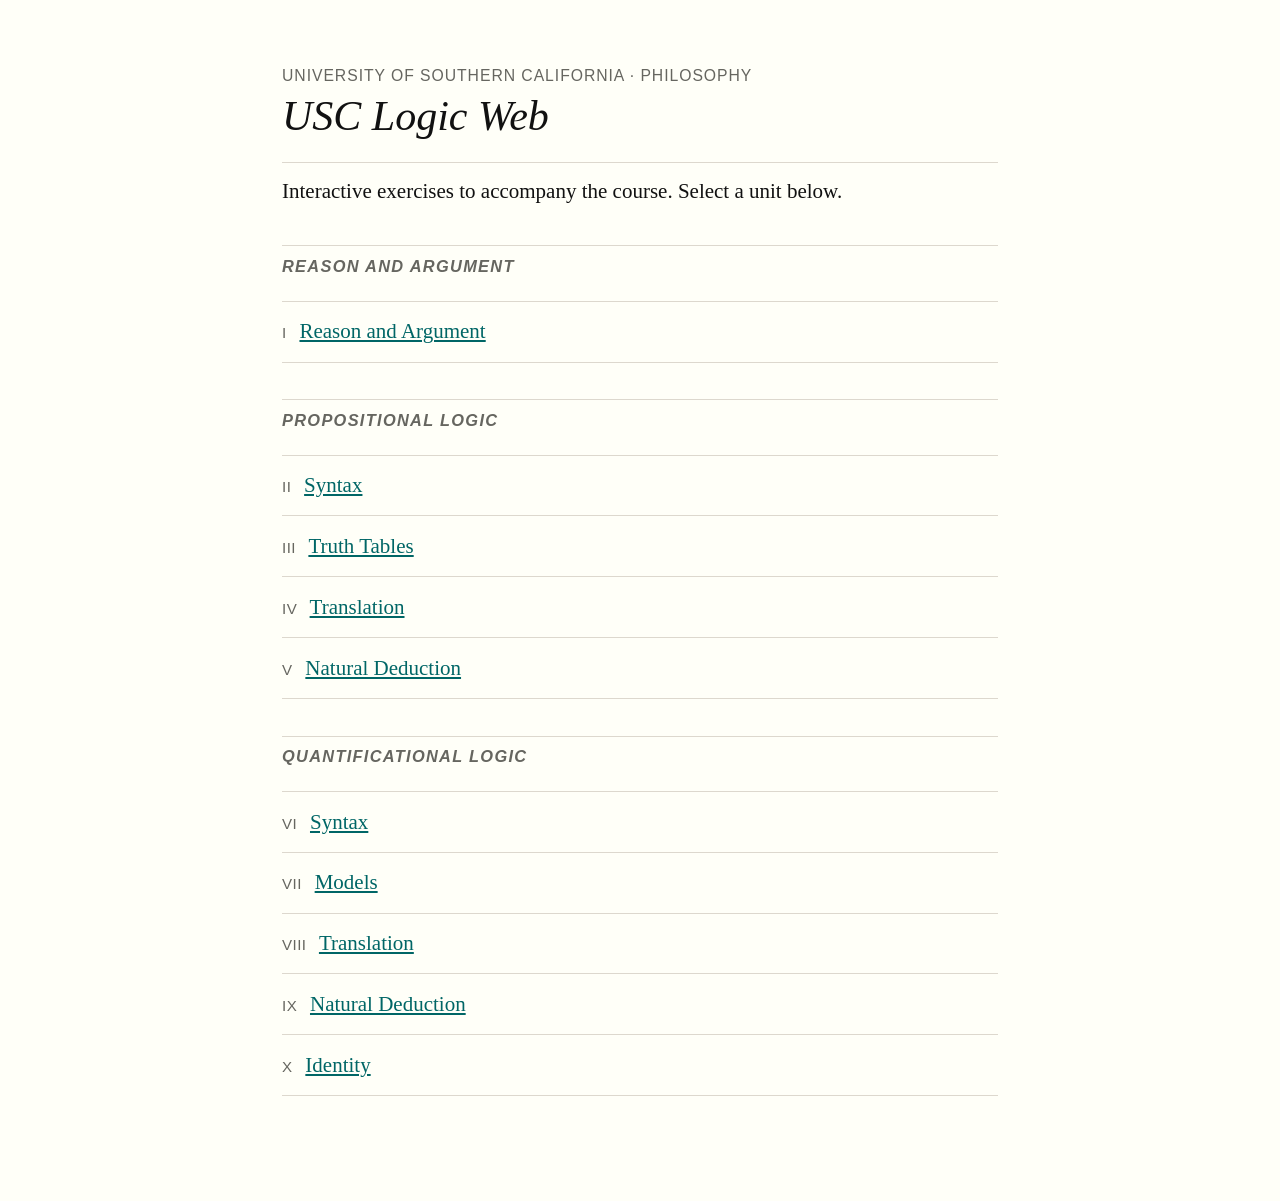
<file: index.html>
<!DOCTYPE html>
<html lang="en">
<head>
  <meta charset="UTF-8">
  <meta name="viewport" content="width=device-width, initial-scale=1.0">
  <title>USC Logic Web</title>
  <link rel="stylesheet" href="shared/style.css">
  <style>
    .unit-section { margin: 1.75rem 0 0; }
    .unit-section h2 {
      font-family: var(--font-sans);
      font-size: 0.78rem;
      text-transform: uppercase;
      letter-spacing: 0.08em;
      color: var(--color-muted);
      margin: 0 0 0.25rem;
      font-weight: 600;
    }
    .unit-section .unit-list li:first-child { border-top: 1px solid var(--color-border); }
  </style>
</head>
<body>
  <header class="site-header">
    <div class="course-label">University of Southern California &middot; Philosophy</div>
    <h1>USC Logic Web</h1>
  </header>

  <p>Interactive exercises to accompany the course. Select a unit below.</p>

  <div class="unit-section">
    <h2>Reason and Argument</h2>
    <ul class="unit-list">
      <li>
        <span class="unit-label">I</span>
        <a href="unit-i/practice-reason.html">Reason and Argument</a>
      </li>
    </ul>
  </div>

  <div class="unit-section">
    <h2>Propositional Logic</h2>
    <ul class="unit-list">
      <li>
        <span class="unit-label">II</span>
        <a href="unit-ii/practice-syntax.html">Syntax</a>
      </li>
      <li>
        <span class="unit-label">III</span>
        <a href="unit-iii/practice-truth-tables.html">Truth Tables</a>
      </li>
      <li>
        <span class="unit-label">IV</span>
        <a href="unit-iv/practice-translation.html">Translation</a>
      </li>
      <li>
        <span class="unit-label">V</span>
        <a href="unit-v/practice-proof.html">Natural Deduction</a>
      </li>
    </ul>
  </div>

  <div class="unit-section">
    <h2>Quantificational Logic</h2>
    <ul class="unit-list">
      <li>
        <span class="unit-label">VI</span>
        <a href="unit-vi/practice-syntax.html">Syntax</a>
      </li>
      <li>
        <span class="unit-label">VII</span>
        <a href="unit-vii/practice-models.html">Models</a>
      </li>
      <li>
        <span class="unit-label">VIII</span>
        <a href="unit-viii/practice-translation.html">Translation</a>
      </li>
      <li>
        <span class="unit-label">IX</span>
        <a href="unit-ix/practice-proof.html">Natural Deduction</a>
      </li>
      <li>
        <span class="unit-label">X</span>
        <a href="unit-x/practice-identity.html">Identity</a>
      </li>
    </ul>
  </div>
</body>
</html>
</file>
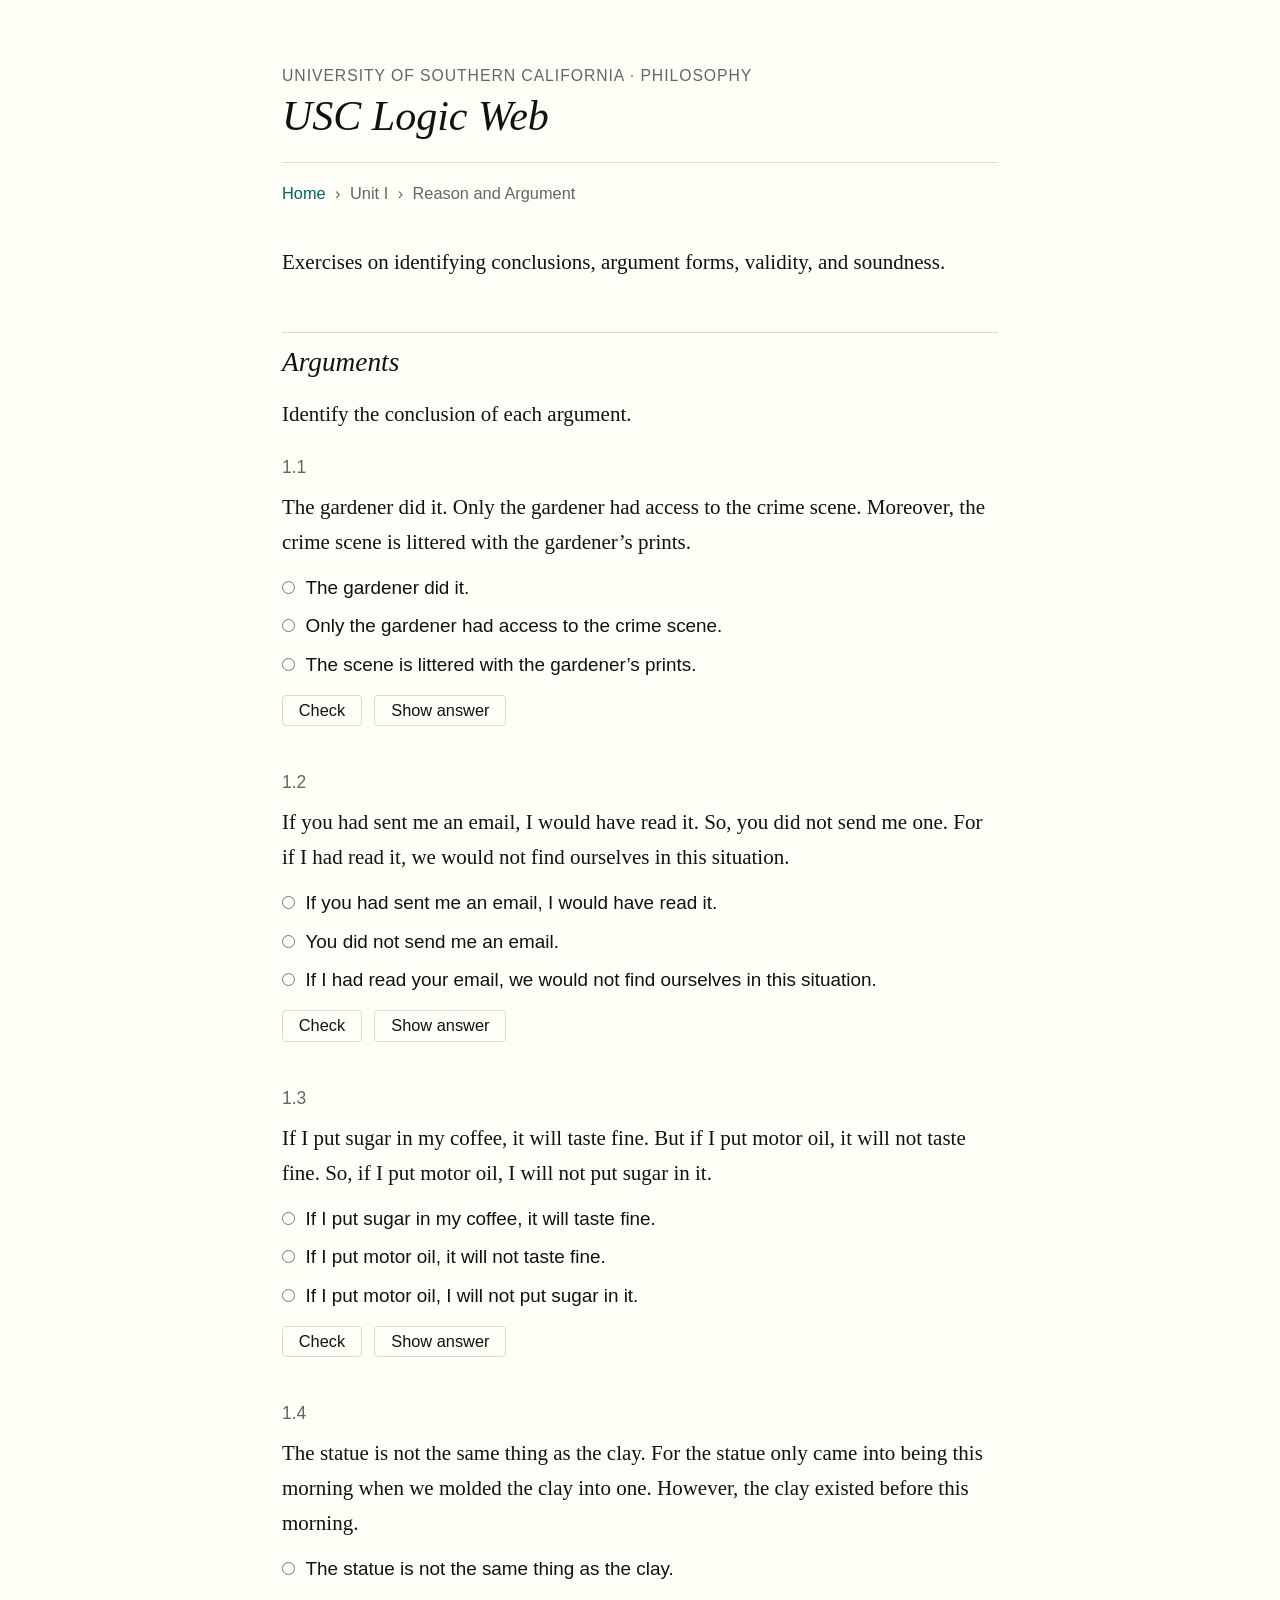
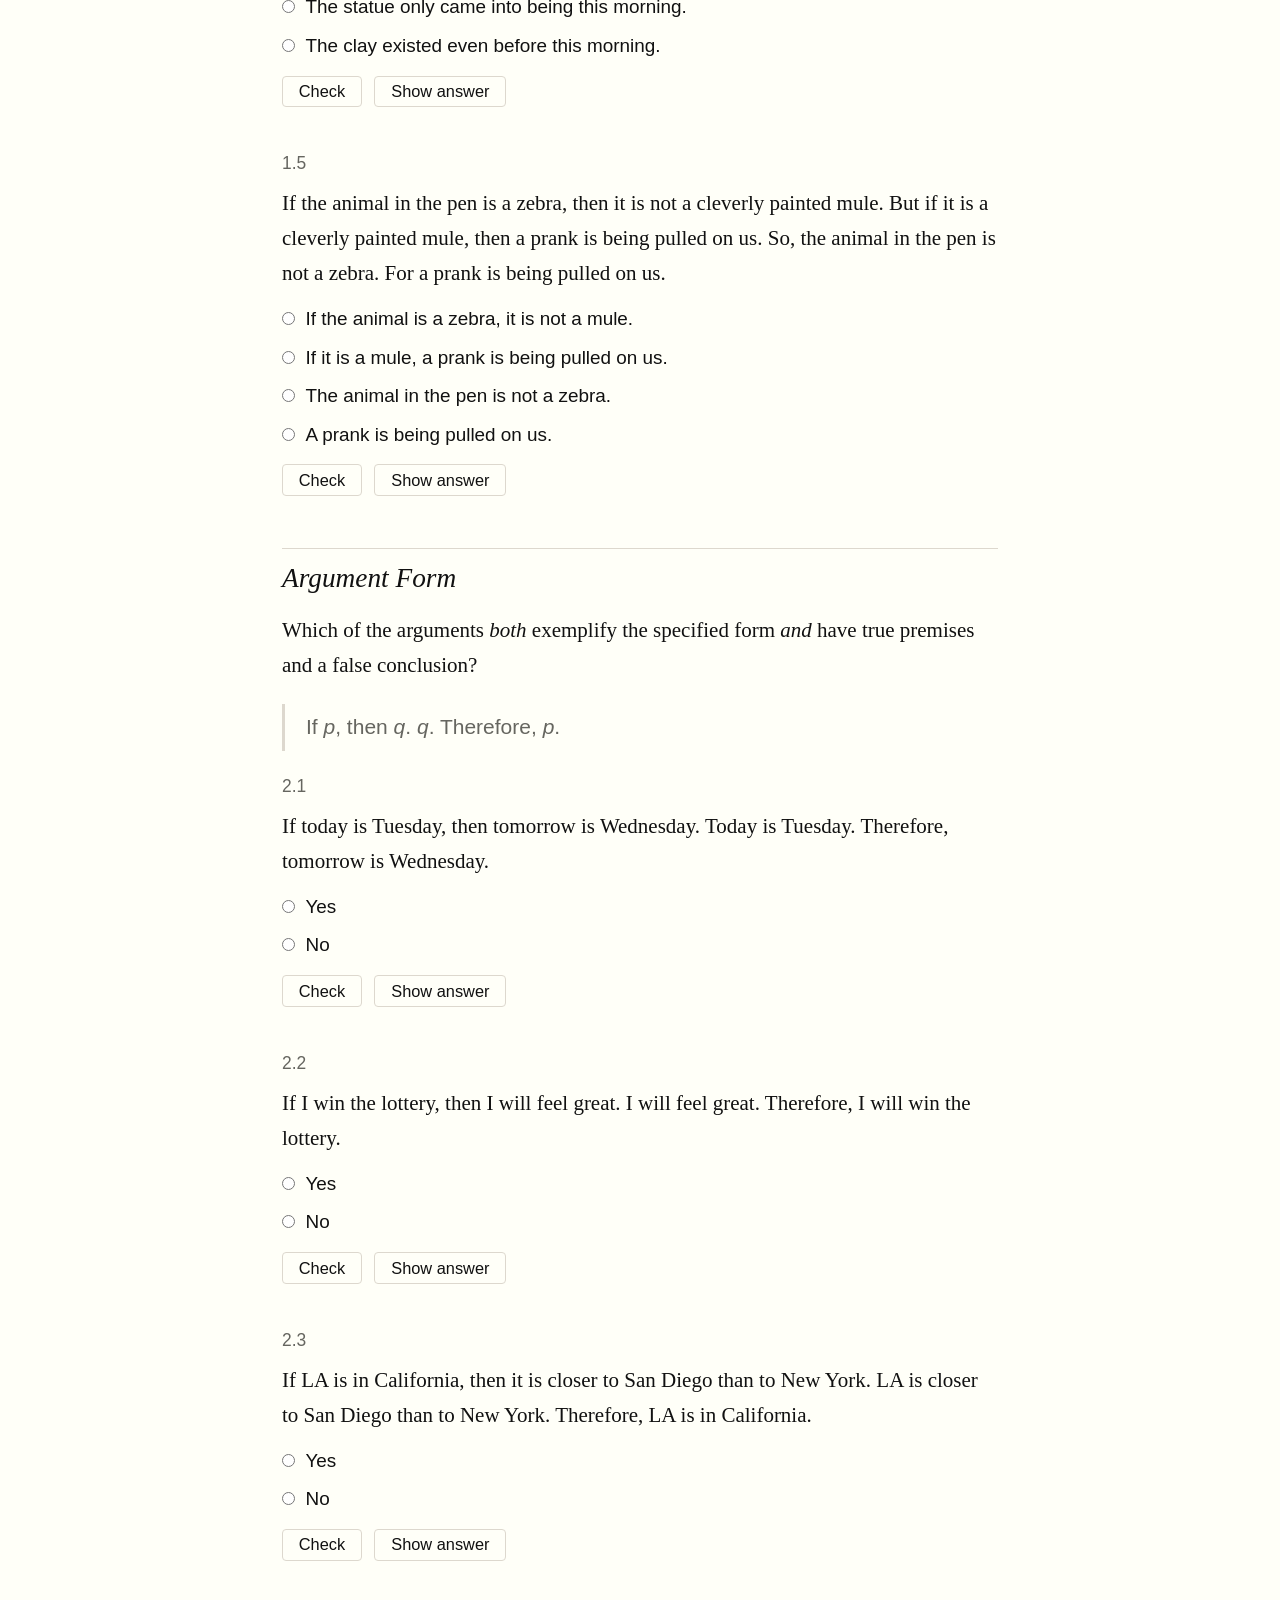
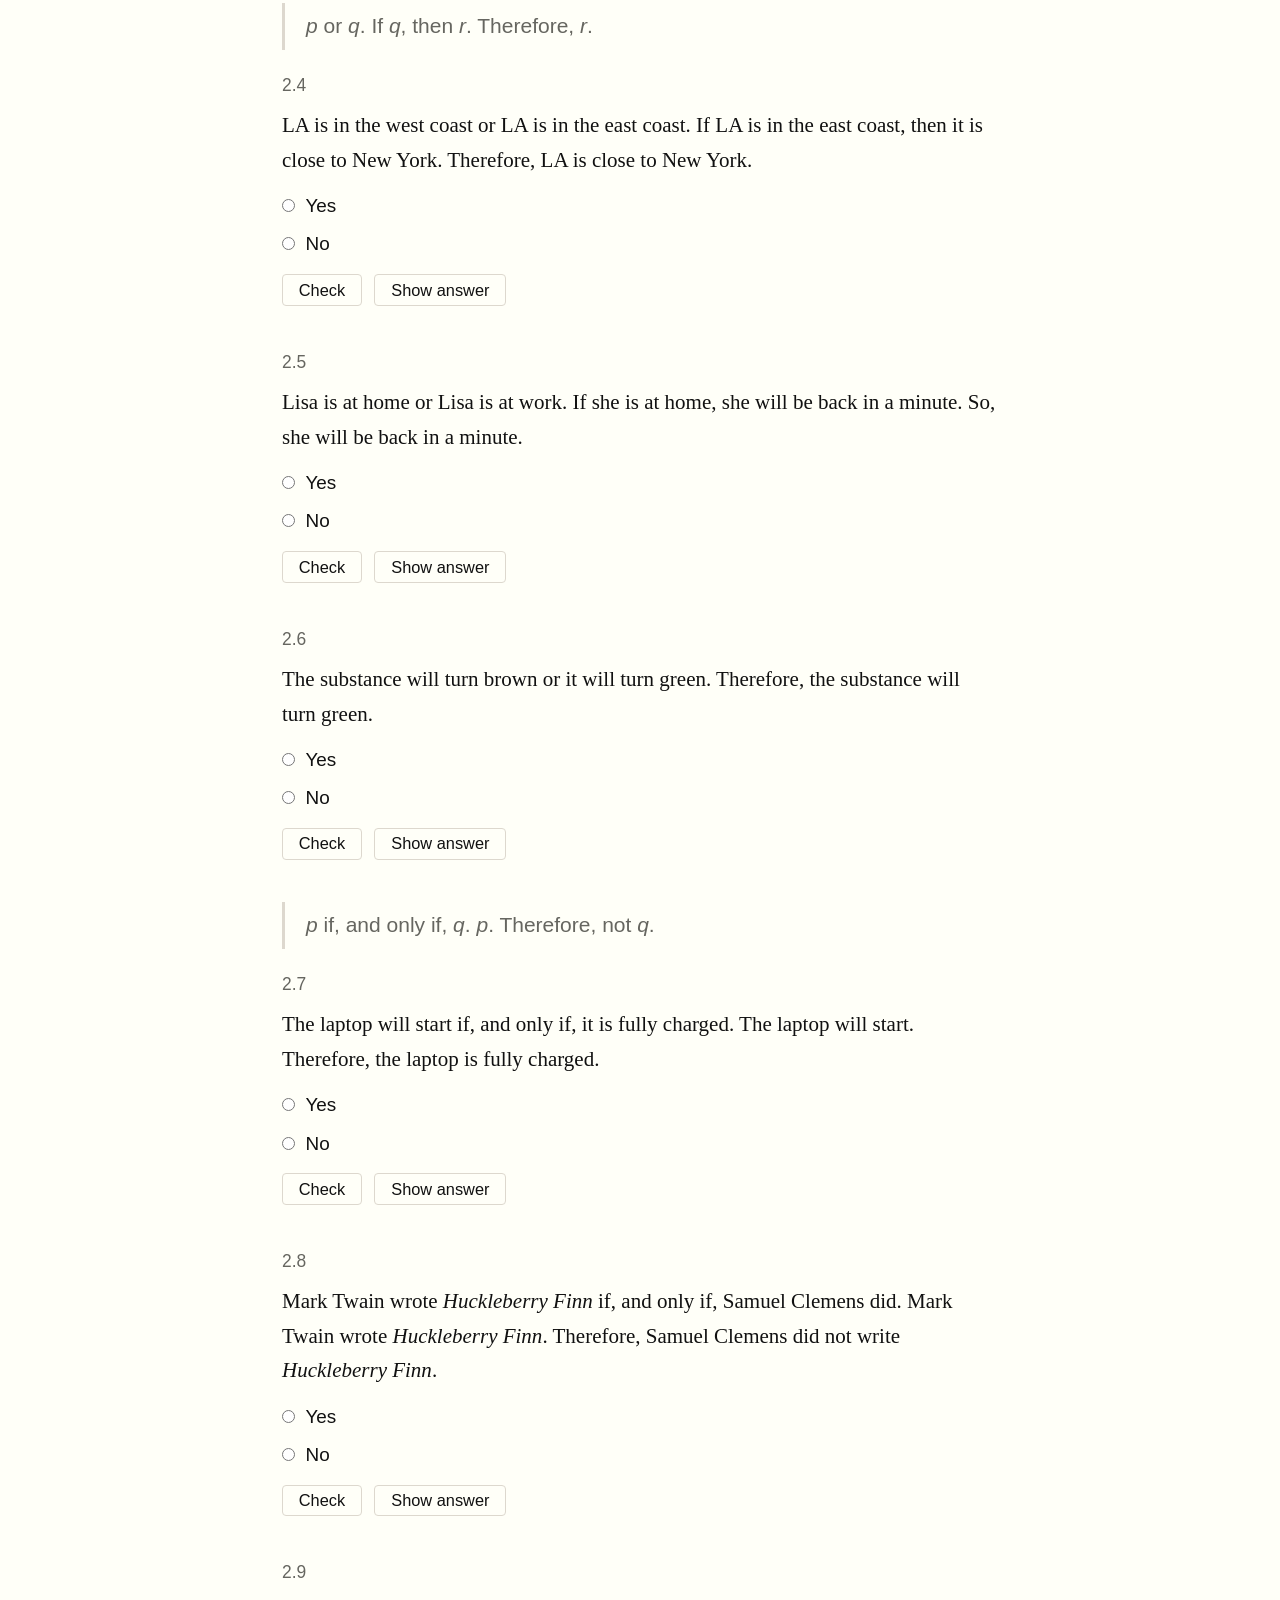
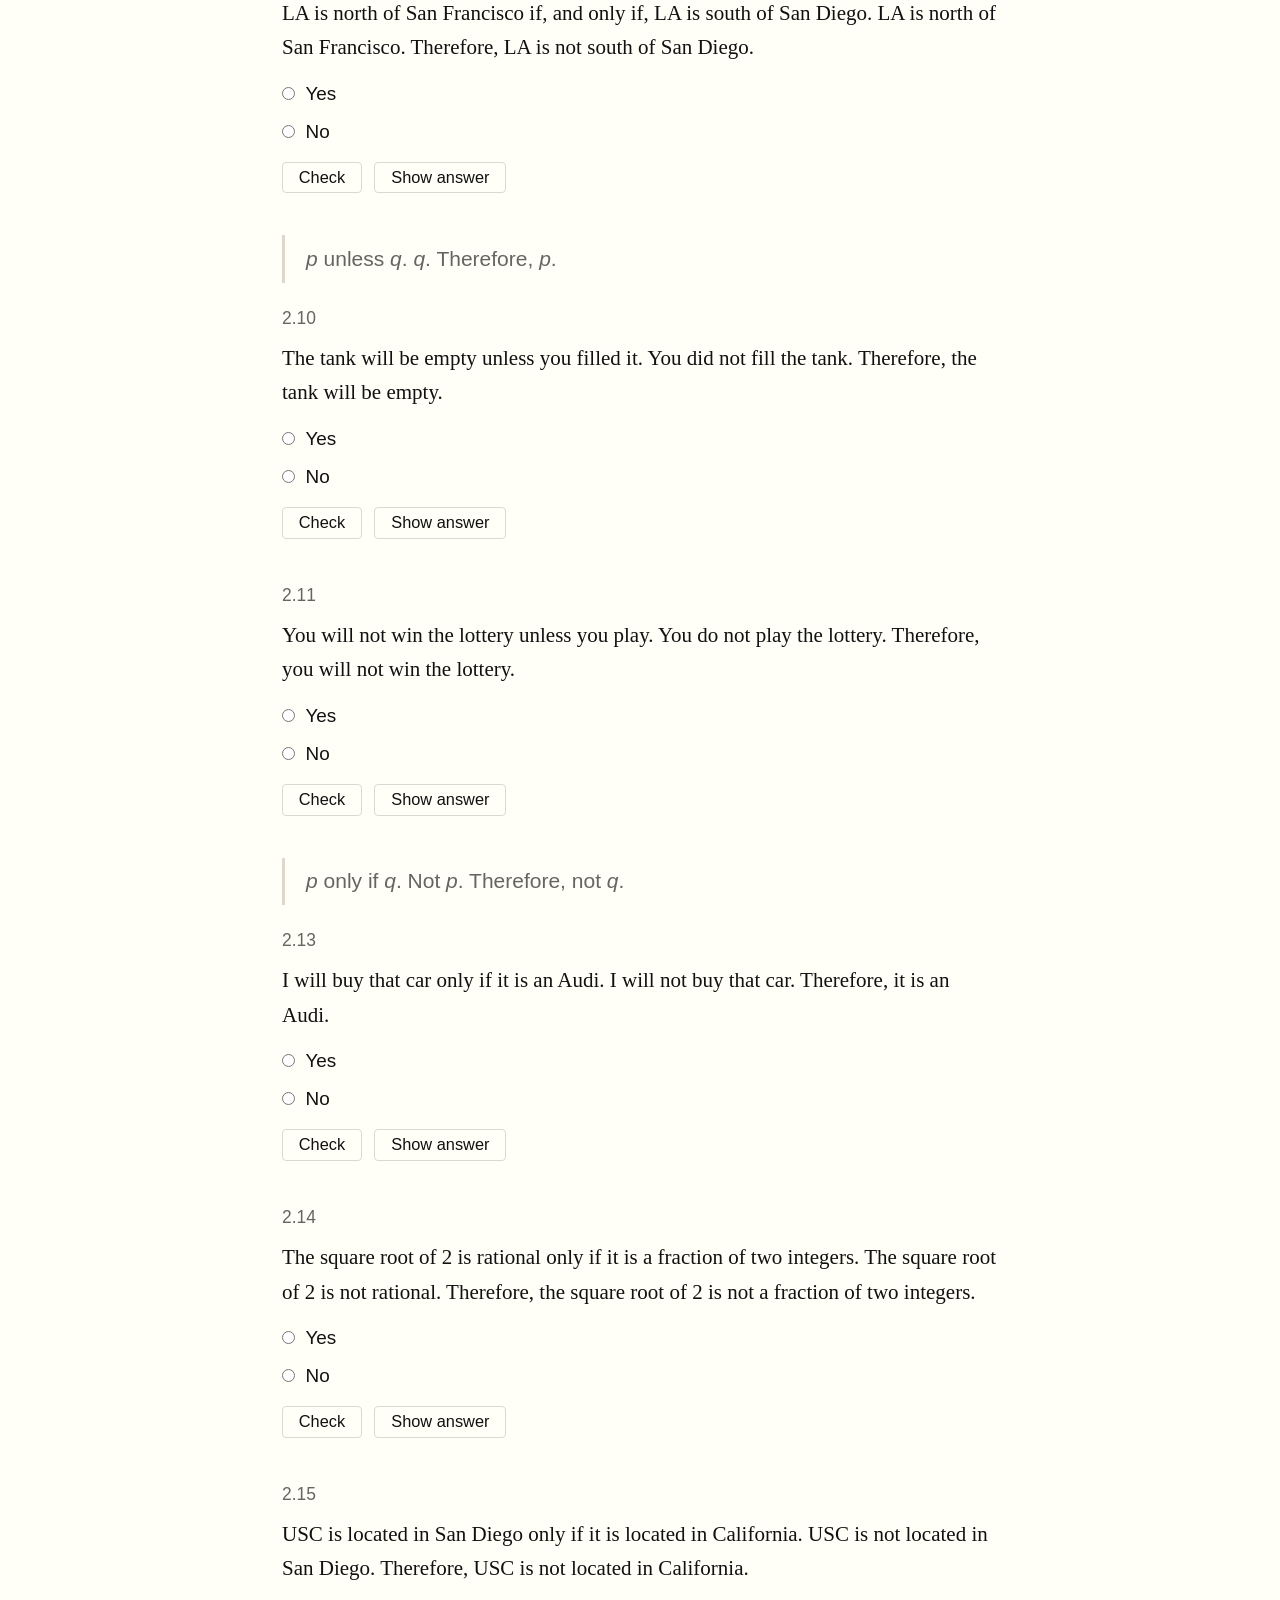
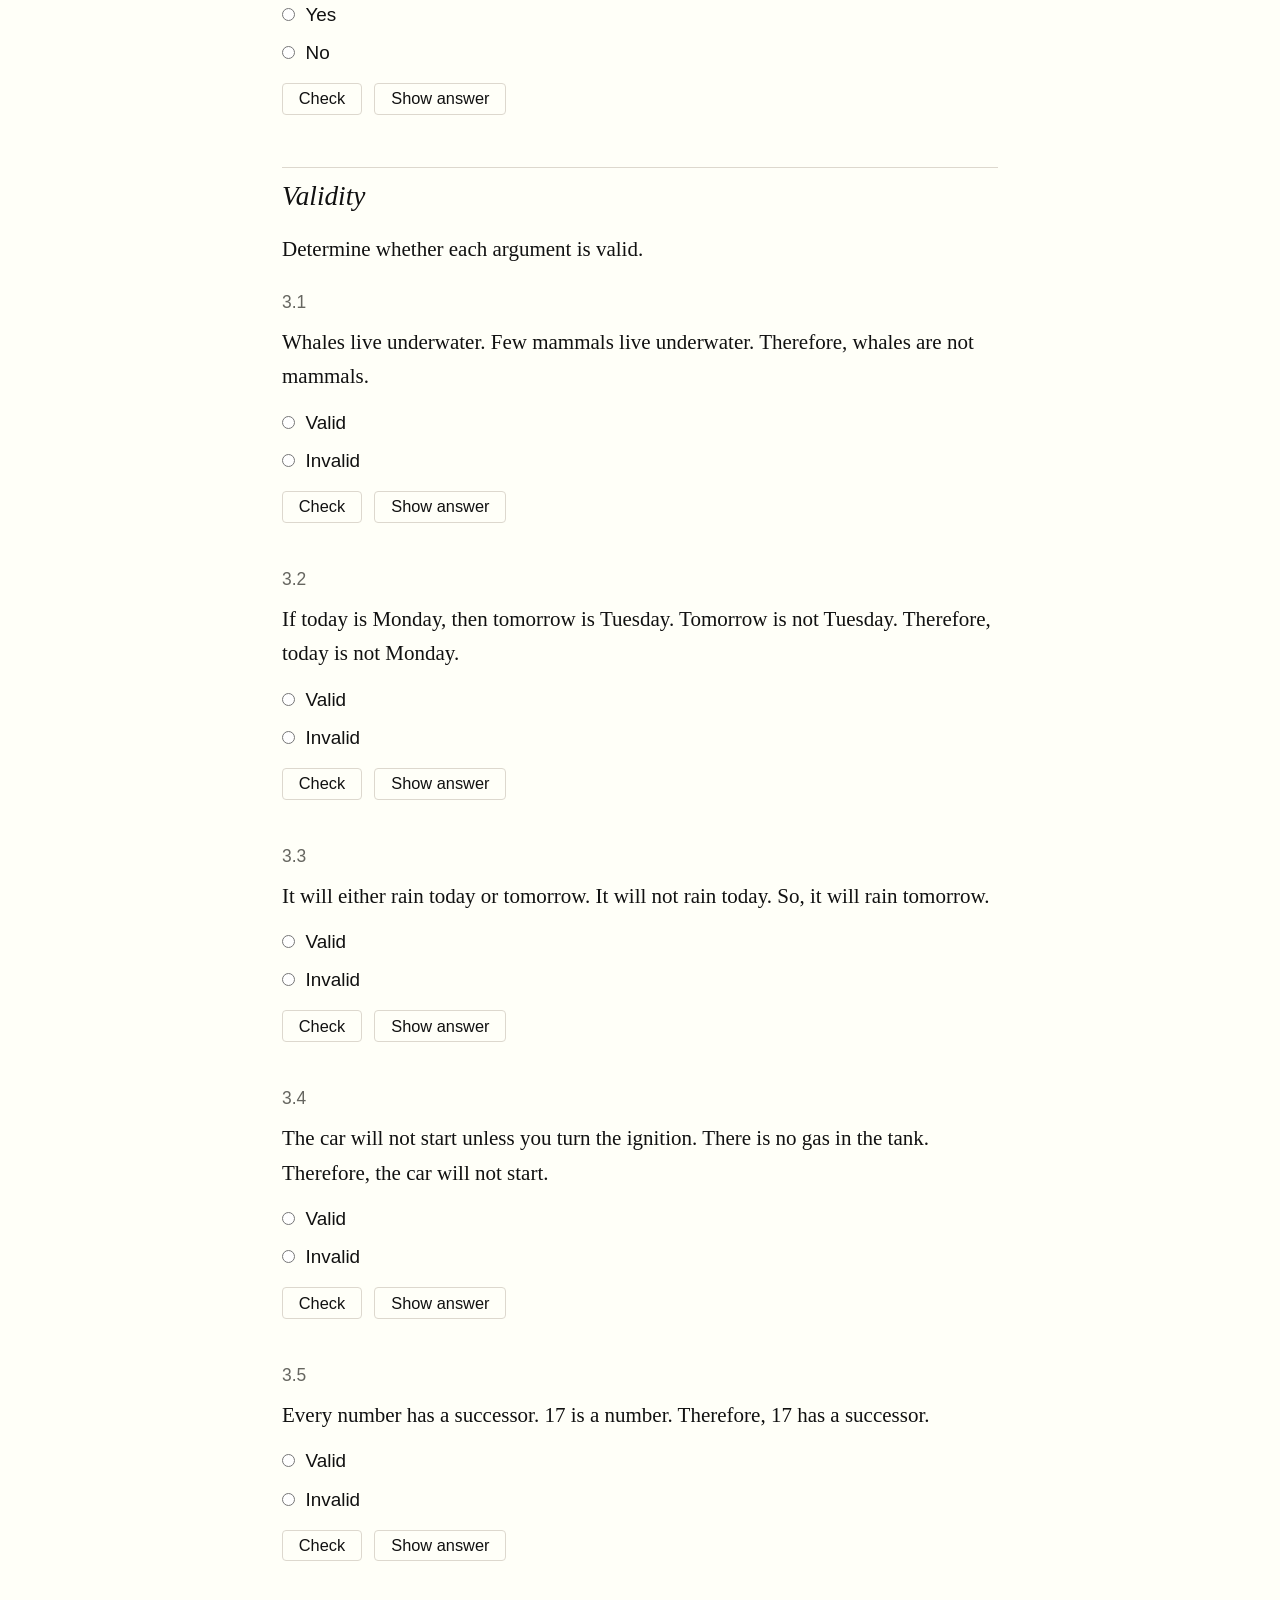
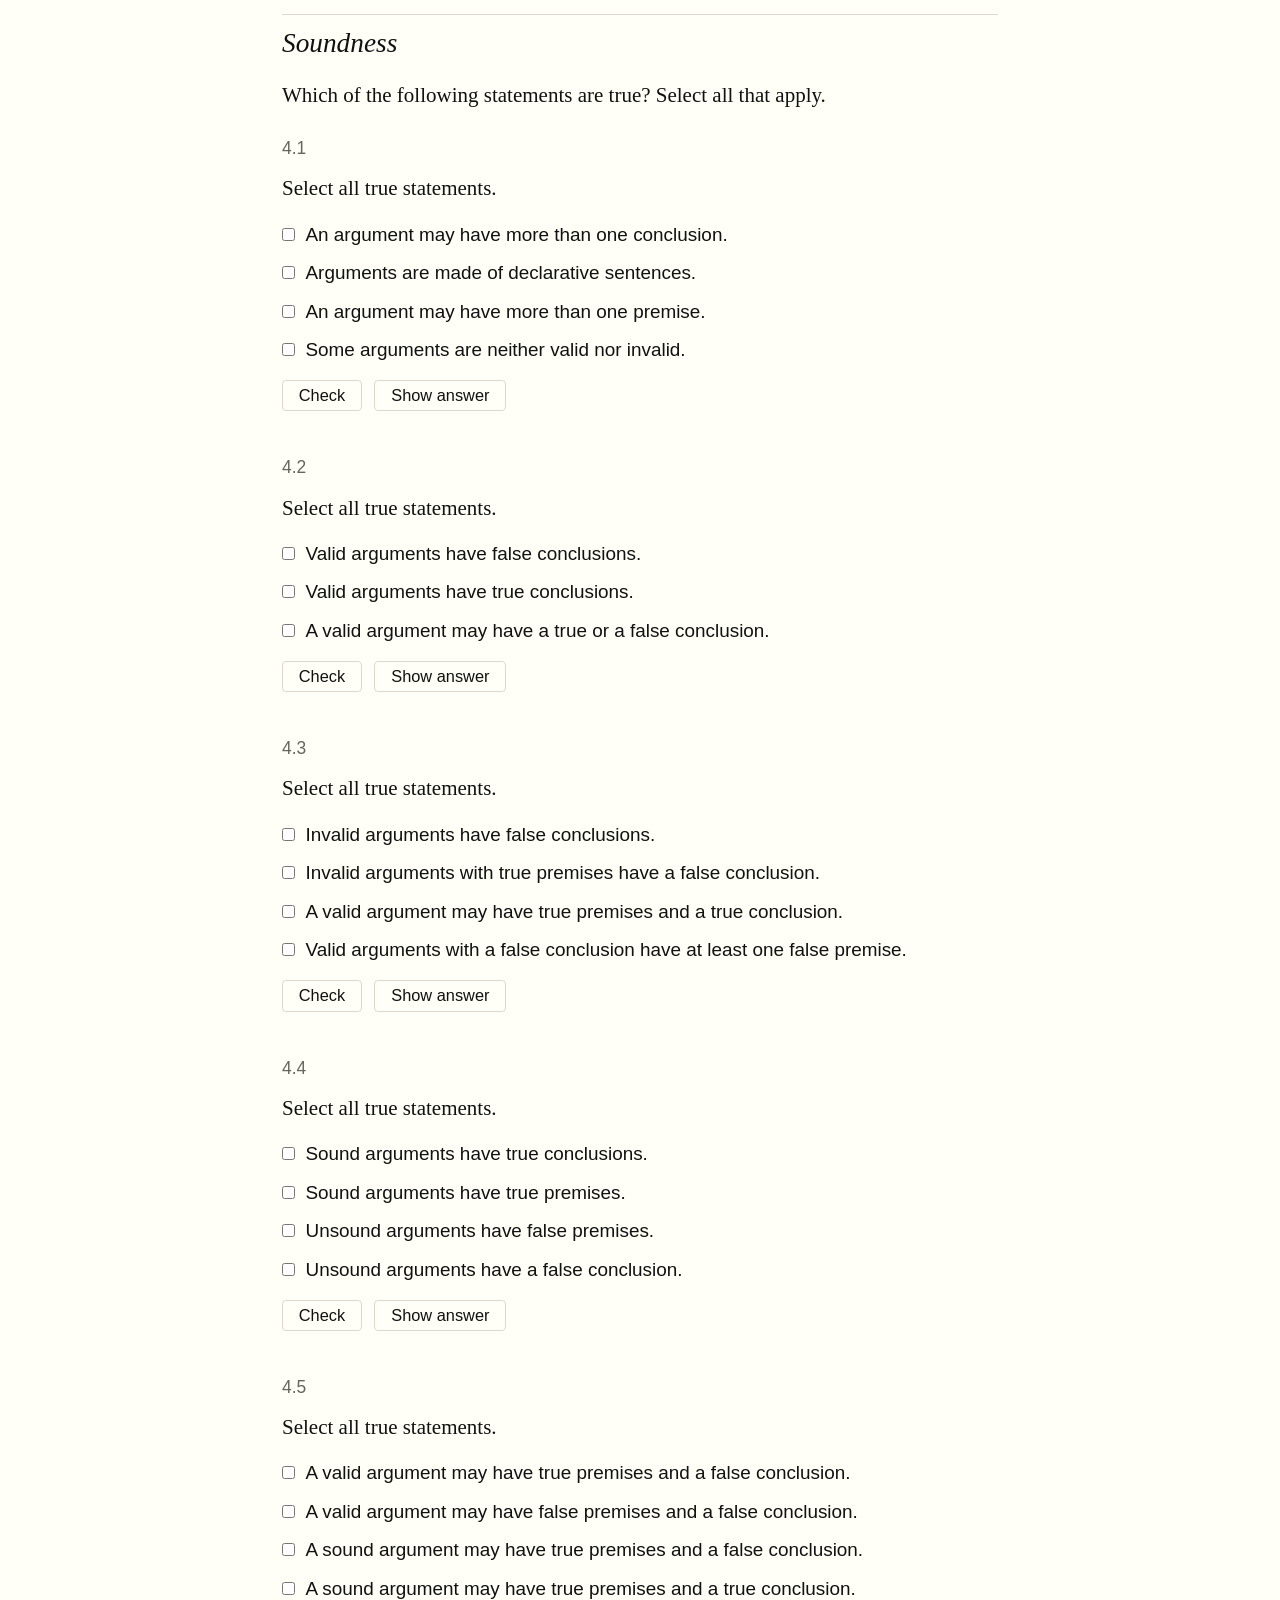
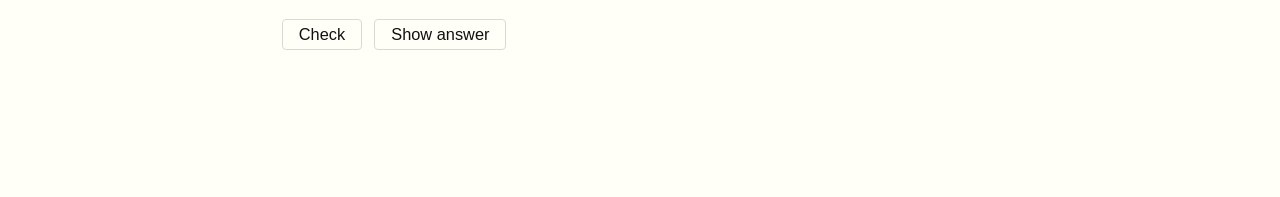
<file: unit-i/practice-reason.html>
<!DOCTYPE html>
<html lang="en">
<head>
  <meta charset="UTF-8">
  <meta name="viewport" content="width=device-width, initial-scale=1.0">
  <title>USC Logic Web — Unit I: Reason and Argument</title>
  <link rel="stylesheet" href="../shared/style.css">
  <style>
    .exercise-header { display: flex; justify-content: space-between; align-items: baseline; margin-bottom: 0.4rem; }
    .exercise-num { font-family: var(--font-sans); font-size: 0.83rem; color: var(--color-muted); }
    .open-btn { font-family: var(--font-sans); font-size: 0.75rem; color: var(--color-teal); text-decoration: none; }
    .open-btn:hover { text-decoration: underline; }
    .app-frame iframe { width: 100%; border: 1px solid var(--color-border); border-radius: 4px; display: block; background: #fff; }
    .exercise { margin: 0 0 2.25rem; }
    blockquote { border-left: 3px solid var(--color-border); margin: 0.5rem 0 1rem 0; padding: 0.3rem 1rem; font-family: var(--font-sans); color: var(--color-muted); }
    .mc-exercise { margin: 0 0 2rem; }
    .mc-question { margin-bottom: 0.6rem; }
    .mc-options { display: flex; flex-direction: column; gap: 0.35rem; margin-bottom: 0.7rem; }
    .mc-option { display: flex; align-items: baseline; gap: 0.5rem; cursor: pointer; font-family: var(--font-sans); font-size: 0.9rem; }
    .mc-option input { margin: 0; flex-shrink: 0; }
    .mc-controls { display: flex; gap: 0.6rem; margin-bottom: 0.5rem; }
    .btn-check, .btn-reveal {
      font-family: var(--font-sans); font-size: 0.78rem; padding: 0.25rem 0.75rem;
      border-radius: 4px; cursor: pointer; border: 1px solid var(--color-border);
      background: var(--color-bg); color: var(--color-text);
    }
    .btn-check:hover { background: var(--color-teal); color: #fff; border-color: var(--color-teal); }
    .mc-feedback { font-family: var(--font-sans); font-size: 0.85rem; margin-bottom: 0.4rem; }
    .fb-ok { color: #1a6e2e; } .fb-err { color: #8b1a1a; }
    .mc-answer { font-family: var(--font-sans); font-size: 0.85rem; color: var(--color-muted); margin-top: 0.3rem; }
  </style>
</head>
<body>
  <header class="site-header">
    <div class="course-label">University of Southern California · Philosophy</div>
    <h1>USC Logic Web</h1>
  </header>
  <nav class="breadcrumb">
    <a href="../index.html">Home</a>
    <span>&rsaquo;</span>
    Unit I
    <span>&rsaquo;</span>
    Reason and Argument
  </nav>
  <p>Exercises on identifying conclusions, argument forms, validity, and soundness.</p>

  <h2>Arguments</h2>
  <p>Identify the conclusion of each argument.</p>

  <div class="exercise mc-exercise" data-correct='[0]' data-name="q1_1">
    <div class="exercise-header"><span class="exercise-num">1.1</span></div>
    <div class="mc-question">The gardener did it. Only the gardener had access to the crime scene. Moreover, the crime scene is littered with the gardener&rsquo;s prints.</div>
    <div class="mc-options">
      <label class="mc-option"><input type="radio" name="q1_1_0" value="0"><span>The gardener did it.</span></label>
      <label class="mc-option"><input type="radio" name="q1_1_1" value="1"><span>Only the gardener had access to the crime scene.</span></label>
      <label class="mc-option"><input type="radio" name="q1_1_2" value="2"><span>The scene is littered with the gardener&rsquo;s prints.</span></label>
    </div>
    <div class="mc-controls">
      <button class="btn-check" onclick="checkMC(this)">Check</button>
      <button class="btn-reveal" onclick="revealMC(this)">Show answer</button>
    </div>
    <div class="mc-feedback" hidden></div>
    <div class="mc-answer" hidden><strong>Answer:</strong> The gardener did it.</div>
  </div>
  <div class="exercise mc-exercise" data-correct='[1]' data-name="q1_2">
    <div class="exercise-header"><span class="exercise-num">1.2</span></div>
    <div class="mc-question">If you had sent me an email, I would have read it. So, you did not send me one. For if I had read it, we would not find ourselves in this situation.</div>
    <div class="mc-options">
      <label class="mc-option"><input type="radio" name="q1_2_0" value="0"><span>If you had sent me an email, I would have read it.</span></label>
      <label class="mc-option"><input type="radio" name="q1_2_1" value="1"><span>You did not send me an email.</span></label>
      <label class="mc-option"><input type="radio" name="q1_2_2" value="2"><span>If I had read your email, we would not find ourselves in this situation.</span></label>
    </div>
    <div class="mc-controls">
      <button class="btn-check" onclick="checkMC(this)">Check</button>
      <button class="btn-reveal" onclick="revealMC(this)">Show answer</button>
    </div>
    <div class="mc-feedback" hidden></div>
    <div class="mc-answer" hidden><strong>Answer:</strong> You did not send me an email.</div>
  </div>
  <div class="exercise mc-exercise" data-correct='[2]' data-name="q1_3">
    <div class="exercise-header"><span class="exercise-num">1.3</span></div>
    <div class="mc-question">If I put sugar in my coffee, it will taste fine. But if I put motor oil, it will not taste fine. So, if I put motor oil, I will not put sugar in it.</div>
    <div class="mc-options">
      <label class="mc-option"><input type="radio" name="q1_3_0" value="0"><span>If I put sugar in my coffee, it will taste fine.</span></label>
      <label class="mc-option"><input type="radio" name="q1_3_1" value="1"><span>If I put motor oil, it will not taste fine.</span></label>
      <label class="mc-option"><input type="radio" name="q1_3_2" value="2"><span>If I put motor oil, I will not put sugar in it.</span></label>
    </div>
    <div class="mc-controls">
      <button class="btn-check" onclick="checkMC(this)">Check</button>
      <button class="btn-reveal" onclick="revealMC(this)">Show answer</button>
    </div>
    <div class="mc-feedback" hidden></div>
    <div class="mc-answer" hidden><strong>Answer:</strong> If I put motor oil, I will not put sugar in it.</div>
  </div>
  <div class="exercise mc-exercise" data-correct='[0]' data-name="q1_4">
    <div class="exercise-header"><span class="exercise-num">1.4</span></div>
    <div class="mc-question">The statue is not the same thing as the clay. For the statue only came into being this morning when we molded the clay into one. However, the clay existed before this morning.</div>
    <div class="mc-options">
      <label class="mc-option"><input type="radio" name="q1_4_0" value="0"><span>The statue is not the same thing as the clay.</span></label>
      <label class="mc-option"><input type="radio" name="q1_4_1" value="1"><span>The statue only came into being this morning.</span></label>
      <label class="mc-option"><input type="radio" name="q1_4_2" value="2"><span>The clay existed even before this morning.</span></label>
    </div>
    <div class="mc-controls">
      <button class="btn-check" onclick="checkMC(this)">Check</button>
      <button class="btn-reveal" onclick="revealMC(this)">Show answer</button>
    </div>
    <div class="mc-feedback" hidden></div>
    <div class="mc-answer" hidden><strong>Answer:</strong> The statue is not the same thing as the clay.</div>
  </div>
  <div class="exercise mc-exercise" data-correct='[2]' data-name="q1_5">
    <div class="exercise-header"><span class="exercise-num">1.5</span></div>
    <div class="mc-question">If the animal in the pen is a zebra, then it is not a cleverly painted mule. But if it is a cleverly painted mule, then a prank is being pulled on us. So, the animal in the pen is not a zebra. For a prank is being pulled on us.</div>
    <div class="mc-options">
      <label class="mc-option"><input type="radio" name="q1_5_0" value="0"><span>If the animal is a zebra, it is not a mule.</span></label>
      <label class="mc-option"><input type="radio" name="q1_5_1" value="1"><span>If it is a mule, a prank is being pulled on us.</span></label>
      <label class="mc-option"><input type="radio" name="q1_5_2" value="2"><span>The animal in the pen is not a zebra.</span></label>
      <label class="mc-option"><input type="radio" name="q1_5_3" value="3"><span>A prank is being pulled on us.</span></label>
    </div>
    <div class="mc-controls">
      <button class="btn-check" onclick="checkMC(this)">Check</button>
      <button class="btn-reveal" onclick="revealMC(this)">Show answer</button>
    </div>
    <div class="mc-feedback" hidden></div>
    <div class="mc-answer" hidden><strong>Answer:</strong> The animal in the pen is not a zebra.</div>
  </div>
  <h2>Argument Form</h2>
  <p>Which of the arguments <em>both</em> exemplify the specified form <em>and</em> have true premises and a false conclusion?</p>
  <blockquote>If <i>p</i>, then <i>q</i>. <i>q</i>. Therefore, <i>p</i>.</blockquote>

  <div class="exercise mc-exercise" data-correct='[1]' data-name="q2_1">
    <div class="exercise-header"><span class="exercise-num">2.1</span></div>
    <div class="mc-question">If today is Tuesday, then tomorrow is Wednesday. Today is Tuesday. Therefore, tomorrow is Wednesday.</div>
    <div class="mc-options">
      <label class="mc-option"><input type="radio" name="q2_1_0" value="0"><span>Yes</span></label>
      <label class="mc-option"><input type="radio" name="q2_1_1" value="1"><span>No</span></label>
    </div>
    <div class="mc-controls">
      <button class="btn-check" onclick="checkMC(this)">Check</button>
      <button class="btn-reveal" onclick="revealMC(this)">Show answer</button>
    </div>
    <div class="mc-feedback" hidden></div>
    <div class="mc-answer" hidden><strong>Answer:</strong> No</div>
  </div>
  <div class="exercise mc-exercise" data-correct='[0]' data-name="q2_2">
    <div class="exercise-header"><span class="exercise-num">2.2</span></div>
    <div class="mc-question">If I win the lottery, then I will feel great. I will feel great. Therefore, I will win the lottery.</div>
    <div class="mc-options">
      <label class="mc-option"><input type="radio" name="q2_2_0" value="0"><span>Yes</span></label>
      <label class="mc-option"><input type="radio" name="q2_2_1" value="1"><span>No</span></label>
    </div>
    <div class="mc-controls">
      <button class="btn-check" onclick="checkMC(this)">Check</button>
      <button class="btn-reveal" onclick="revealMC(this)">Show answer</button>
    </div>
    <div class="mc-feedback" hidden></div>
    <div class="mc-answer" hidden><strong>Answer:</strong> Yes</div>
  </div>
  <div class="exercise mc-exercise" data-correct='[1]' data-name="q2_3">
    <div class="exercise-header"><span class="exercise-num">2.3</span></div>
    <div class="mc-question">If LA is in California, then it is closer to San Diego than to New York. LA is closer to San Diego than to New York. Therefore, LA is in California.</div>
    <div class="mc-options">
      <label class="mc-option"><input type="radio" name="q2_3_0" value="0"><span>Yes</span></label>
      <label class="mc-option"><input type="radio" name="q2_3_1" value="1"><span>No</span></label>
    </div>
    <div class="mc-controls">
      <button class="btn-check" onclick="checkMC(this)">Check</button>
      <button class="btn-reveal" onclick="revealMC(this)">Show answer</button>
    </div>
    <div class="mc-feedback" hidden></div>
    <div class="mc-answer" hidden><strong>Answer:</strong> No</div>
  </div>  <blockquote><i>p</i> or <i>q</i>. If <i>q</i>, then <i>r</i>. Therefore, <i>r</i>.</blockquote>

  <div class="exercise mc-exercise" data-correct='[0]' data-name="q2_4">
    <div class="exercise-header"><span class="exercise-num">2.4</span></div>
    <div class="mc-question">LA is in the west coast or LA is in the east coast. If LA is in the east coast, then it is close to New York. Therefore, LA is close to New York.</div>
    <div class="mc-options">
      <label class="mc-option"><input type="radio" name="q2_4_0" value="0"><span>Yes</span></label>
      <label class="mc-option"><input type="radio" name="q2_4_1" value="1"><span>No</span></label>
    </div>
    <div class="mc-controls">
      <button class="btn-check" onclick="checkMC(this)">Check</button>
      <button class="btn-reveal" onclick="revealMC(this)">Show answer</button>
    </div>
    <div class="mc-feedback" hidden></div>
    <div class="mc-answer" hidden><strong>Answer:</strong> Yes</div>
  </div>
  <div class="exercise mc-exercise" data-correct='[1]' data-name="q2_5">
    <div class="exercise-header"><span class="exercise-num">2.5</span></div>
    <div class="mc-question">Lisa is at home or Lisa is at work. If she is at home, she will be back in a minute. So, she will be back in a minute.</div>
    <div class="mc-options">
      <label class="mc-option"><input type="radio" name="q2_5_0" value="0"><span>Yes</span></label>
      <label class="mc-option"><input type="radio" name="q2_5_1" value="1"><span>No</span></label>
    </div>
    <div class="mc-controls">
      <button class="btn-check" onclick="checkMC(this)">Check</button>
      <button class="btn-reveal" onclick="revealMC(this)">Show answer</button>
    </div>
    <div class="mc-feedback" hidden></div>
    <div class="mc-answer" hidden><strong>Answer:</strong> No</div>
  </div>
  <div class="exercise mc-exercise" data-correct='[1]' data-name="q2_6">
    <div class="exercise-header"><span class="exercise-num">2.6</span></div>
    <div class="mc-question">The substance will turn brown or it will turn green. Therefore, the substance will turn green.</div>
    <div class="mc-options">
      <label class="mc-option"><input type="radio" name="q2_6_0" value="0"><span>Yes</span></label>
      <label class="mc-option"><input type="radio" name="q2_6_1" value="1"><span>No</span></label>
    </div>
    <div class="mc-controls">
      <button class="btn-check" onclick="checkMC(this)">Check</button>
      <button class="btn-reveal" onclick="revealMC(this)">Show answer</button>
    </div>
    <div class="mc-feedback" hidden></div>
    <div class="mc-answer" hidden><strong>Answer:</strong> No</div>
  </div>  <blockquote><i>p</i> if, and only if, <i>q</i>. <i>p</i>. Therefore, not <i>q</i>.</blockquote>

  <div class="exercise mc-exercise" data-correct='[1]' data-name="q2_7">
    <div class="exercise-header"><span class="exercise-num">2.7</span></div>
    <div class="mc-question">The laptop will start if, and only if, it is fully charged. The laptop will start. Therefore, the laptop is fully charged.</div>
    <div class="mc-options">
      <label class="mc-option"><input type="radio" name="q2_7_0" value="0"><span>Yes</span></label>
      <label class="mc-option"><input type="radio" name="q2_7_1" value="1"><span>No</span></label>
    </div>
    <div class="mc-controls">
      <button class="btn-check" onclick="checkMC(this)">Check</button>
      <button class="btn-reveal" onclick="revealMC(this)">Show answer</button>
    </div>
    <div class="mc-feedback" hidden></div>
    <div class="mc-answer" hidden><strong>Answer:</strong> No</div>
  </div>
  <div class="exercise mc-exercise" data-correct='[0]' data-name="q2_8">
    <div class="exercise-header"><span class="exercise-num">2.8</span></div>
    <div class="mc-question">Mark Twain wrote <em>Huckleberry Finn</em> if, and only if, Samuel Clemens did. Mark Twain wrote <em>Huckleberry Finn</em>. Therefore, Samuel Clemens did not write <em>Huckleberry Finn</em>.</div>
    <div class="mc-options">
      <label class="mc-option"><input type="radio" name="q2_8_0" value="0"><span>Yes</span></label>
      <label class="mc-option"><input type="radio" name="q2_8_1" value="1"><span>No</span></label>
    </div>
    <div class="mc-controls">
      <button class="btn-check" onclick="checkMC(this)">Check</button>
      <button class="btn-reveal" onclick="revealMC(this)">Show answer</button>
    </div>
    <div class="mc-feedback" hidden></div>
    <div class="mc-answer" hidden><strong>Answer:</strong> Yes</div>
  </div>
  <div class="exercise mc-exercise" data-correct='[1]' data-name="q2_9">
    <div class="exercise-header"><span class="exercise-num">2.9</span></div>
    <div class="mc-question">LA is north of San Francisco if, and only if, LA is south of San Diego. LA is north of San Francisco. Therefore, LA is not south of San Diego.</div>
    <div class="mc-options">
      <label class="mc-option"><input type="radio" name="q2_9_0" value="0"><span>Yes</span></label>
      <label class="mc-option"><input type="radio" name="q2_9_1" value="1"><span>No</span></label>
    </div>
    <div class="mc-controls">
      <button class="btn-check" onclick="checkMC(this)">Check</button>
      <button class="btn-reveal" onclick="revealMC(this)">Show answer</button>
    </div>
    <div class="mc-feedback" hidden></div>
    <div class="mc-answer" hidden><strong>Answer:</strong> No</div>
  </div>  <blockquote><i>p</i> unless <i>q</i>. <i>q</i>. Therefore, <i>p</i>.</blockquote>

  <div class="exercise mc-exercise" data-correct='[1]' data-name="q2_10">
    <div class="exercise-header"><span class="exercise-num">2.10</span></div>
    <div class="mc-question">The tank will be empty unless you filled it. You did not fill the tank. Therefore, the tank will be empty.</div>
    <div class="mc-options">
      <label class="mc-option"><input type="radio" name="q2_10_0" value="0"><span>Yes</span></label>
      <label class="mc-option"><input type="radio" name="q2_10_1" value="1"><span>No</span></label>
    </div>
    <div class="mc-controls">
      <button class="btn-check" onclick="checkMC(this)">Check</button>
      <button class="btn-reveal" onclick="revealMC(this)">Show answer</button>
    </div>
    <div class="mc-feedback" hidden></div>
    <div class="mc-answer" hidden><strong>Answer:</strong> No</div>
  </div>
  <div class="exercise mc-exercise" data-correct='[1]' data-name="q2_11">
    <div class="exercise-header"><span class="exercise-num">2.11</span></div>
    <div class="mc-question">You will not win the lottery unless you play. You do not play the lottery. Therefore, you will not win the lottery.</div>
    <div class="mc-options">
      <label class="mc-option"><input type="radio" name="q2_11_0" value="0"><span>Yes</span></label>
      <label class="mc-option"><input type="radio" name="q2_11_1" value="1"><span>No</span></label>
    </div>
    <div class="mc-controls">
      <button class="btn-check" onclick="checkMC(this)">Check</button>
      <button class="btn-reveal" onclick="revealMC(this)">Show answer</button>
    </div>
    <div class="mc-feedback" hidden></div>
    <div class="mc-answer" hidden><strong>Answer:</strong> No</div>
  </div>  <blockquote><i>p</i> only if <i>q</i>. Not <i>p</i>. Therefore, not <i>q</i>.</blockquote>

  <div class="exercise mc-exercise" data-correct='[1]' data-name="q2_13">
    <div class="exercise-header"><span class="exercise-num">2.13</span></div>
    <div class="mc-question">I will buy that car only if it is an Audi. I will not buy that car. Therefore, it is an Audi.</div>
    <div class="mc-options">
      <label class="mc-option"><input type="radio" name="q2_13_0" value="0"><span>Yes</span></label>
      <label class="mc-option"><input type="radio" name="q2_13_1" value="1"><span>No</span></label>
    </div>
    <div class="mc-controls">
      <button class="btn-check" onclick="checkMC(this)">Check</button>
      <button class="btn-reveal" onclick="revealMC(this)">Show answer</button>
    </div>
    <div class="mc-feedback" hidden></div>
    <div class="mc-answer" hidden><strong>Answer:</strong> No</div>
  </div>
  <div class="exercise mc-exercise" data-correct='[1]' data-name="q2_14">
    <div class="exercise-header"><span class="exercise-num">2.14</span></div>
    <div class="mc-question">The square root of 2 is rational only if it is a fraction of two integers. The square root of 2 is not rational. Therefore, the square root of 2 is not a fraction of two integers.</div>
    <div class="mc-options">
      <label class="mc-option"><input type="radio" name="q2_14_0" value="0"><span>Yes</span></label>
      <label class="mc-option"><input type="radio" name="q2_14_1" value="1"><span>No</span></label>
    </div>
    <div class="mc-controls">
      <button class="btn-check" onclick="checkMC(this)">Check</button>
      <button class="btn-reveal" onclick="revealMC(this)">Show answer</button>
    </div>
    <div class="mc-feedback" hidden></div>
    <div class="mc-answer" hidden><strong>Answer:</strong> No</div>
  </div>
  <div class="exercise mc-exercise" data-correct='[0]' data-name="q2_15">
    <div class="exercise-header"><span class="exercise-num">2.15</span></div>
    <div class="mc-question">USC is located in San Diego only if it is located in California. USC is not located in San Diego. Therefore, USC is not located in California.</div>
    <div class="mc-options">
      <label class="mc-option"><input type="radio" name="q2_15_0" value="0"><span>Yes</span></label>
      <label class="mc-option"><input type="radio" name="q2_15_1" value="1"><span>No</span></label>
    </div>
    <div class="mc-controls">
      <button class="btn-check" onclick="checkMC(this)">Check</button>
      <button class="btn-reveal" onclick="revealMC(this)">Show answer</button>
    </div>
    <div class="mc-feedback" hidden></div>
    <div class="mc-answer" hidden><strong>Answer:</strong> Yes</div>
  </div>
  <h2>Validity</h2>
  <p>Determine whether each argument is valid.</p>

  <div class="exercise mc-exercise" data-correct='[1]' data-name="q3_1">
    <div class="exercise-header"><span class="exercise-num">3.1</span></div>
    <div class="mc-question">Whales live underwater. Few mammals live underwater. Therefore, whales are not mammals.</div>
    <div class="mc-options">
      <label class="mc-option"><input type="radio" name="q3_1_0" value="0"><span>Valid</span></label>
      <label class="mc-option"><input type="radio" name="q3_1_1" value="1"><span>Invalid</span></label>
    </div>
    <div class="mc-controls">
      <button class="btn-check" onclick="checkMC(this)">Check</button>
      <button class="btn-reveal" onclick="revealMC(this)">Show answer</button>
    </div>
    <div class="mc-feedback" hidden></div>
    <div class="mc-answer" hidden><strong>Answer:</strong> Invalid</div>
  </div>
  <div class="exercise mc-exercise" data-correct='[0]' data-name="q3_2">
    <div class="exercise-header"><span class="exercise-num">3.2</span></div>
    <div class="mc-question">If today is Monday, then tomorrow is Tuesday. Tomorrow is not Tuesday. Therefore, today is not Monday.</div>
    <div class="mc-options">
      <label class="mc-option"><input type="radio" name="q3_2_0" value="0"><span>Valid</span></label>
      <label class="mc-option"><input type="radio" name="q3_2_1" value="1"><span>Invalid</span></label>
    </div>
    <div class="mc-controls">
      <button class="btn-check" onclick="checkMC(this)">Check</button>
      <button class="btn-reveal" onclick="revealMC(this)">Show answer</button>
    </div>
    <div class="mc-feedback" hidden></div>
    <div class="mc-answer" hidden><strong>Answer:</strong> Valid</div>
  </div>
  <div class="exercise mc-exercise" data-correct='[0]' data-name="q3_3">
    <div class="exercise-header"><span class="exercise-num">3.3</span></div>
    <div class="mc-question">It will either rain today or tomorrow. It will not rain today. So, it will rain tomorrow.</div>
    <div class="mc-options">
      <label class="mc-option"><input type="radio" name="q3_3_0" value="0"><span>Valid</span></label>
      <label class="mc-option"><input type="radio" name="q3_3_1" value="1"><span>Invalid</span></label>
    </div>
    <div class="mc-controls">
      <button class="btn-check" onclick="checkMC(this)">Check</button>
      <button class="btn-reveal" onclick="revealMC(this)">Show answer</button>
    </div>
    <div class="mc-feedback" hidden></div>
    <div class="mc-answer" hidden><strong>Answer:</strong> Valid</div>
  </div>
  <div class="exercise mc-exercise" data-correct='[1]' data-name="q3_4">
    <div class="exercise-header"><span class="exercise-num">3.4</span></div>
    <div class="mc-question">The car will not start unless you turn the ignition. There is no gas in the tank. Therefore, the car will not start.</div>
    <div class="mc-options">
      <label class="mc-option"><input type="radio" name="q3_4_0" value="0"><span>Valid</span></label>
      <label class="mc-option"><input type="radio" name="q3_4_1" value="1"><span>Invalid</span></label>
    </div>
    <div class="mc-controls">
      <button class="btn-check" onclick="checkMC(this)">Check</button>
      <button class="btn-reveal" onclick="revealMC(this)">Show answer</button>
    </div>
    <div class="mc-feedback" hidden></div>
    <div class="mc-answer" hidden><strong>Answer:</strong> Invalid</div>
  </div>
  <div class="exercise mc-exercise" data-correct='[0]' data-name="q3_5">
    <div class="exercise-header"><span class="exercise-num">3.5</span></div>
    <div class="mc-question">Every number has a successor. 17 is a number. Therefore, 17 has a successor.</div>
    <div class="mc-options">
      <label class="mc-option"><input type="radio" name="q3_5_0" value="0"><span>Valid</span></label>
      <label class="mc-option"><input type="radio" name="q3_5_1" value="1"><span>Invalid</span></label>
    </div>
    <div class="mc-controls">
      <button class="btn-check" onclick="checkMC(this)">Check</button>
      <button class="btn-reveal" onclick="revealMC(this)">Show answer</button>
    </div>
    <div class="mc-feedback" hidden></div>
    <div class="mc-answer" hidden><strong>Answer:</strong> Valid</div>
  </div>
  <h2>Soundness</h2>
  <p>Which of the following statements are true? Select all that apply.</p>

  <div class="exercise mc-exercise" data-correct='[1, 2]' data-name="q4_1">
    <div class="exercise-header"><span class="exercise-num">4.1</span></div>
    <div class="mc-question">Select all true statements.</div>
    <div class="mc-options">
      <label class="mc-option"><input type="checkbox" name="q4_1_0" value="0"><span>An argument may have more than one conclusion.</span></label>
      <label class="mc-option"><input type="checkbox" name="q4_1_1" value="1"><span>Arguments are made of declarative sentences.</span></label>
      <label class="mc-option"><input type="checkbox" name="q4_1_2" value="2"><span>An argument may have more than one premise.</span></label>
      <label class="mc-option"><input type="checkbox" name="q4_1_3" value="3"><span>Some arguments are neither valid nor invalid.</span></label>
    </div>
    <div class="mc-controls">
      <button class="btn-check" onclick="checkMC(this)">Check</button>
      <button class="btn-reveal" onclick="revealMC(this)">Show answer</button>
    </div>
    <div class="mc-feedback" hidden></div>
    <div class="mc-answer" hidden><strong>Answer:</strong> Arguments are made of declarative sentences.; An argument may have more than one premise.</div>
  </div>
  <div class="exercise mc-exercise" data-correct='[2]' data-name="q4_2">
    <div class="exercise-header"><span class="exercise-num">4.2</span></div>
    <div class="mc-question">Select all true statements.</div>
    <div class="mc-options">
      <label class="mc-option"><input type="checkbox" name="q4_2_0" value="0"><span>Valid arguments have false conclusions.</span></label>
      <label class="mc-option"><input type="checkbox" name="q4_2_1" value="1"><span>Valid arguments have true conclusions.</span></label>
      <label class="mc-option"><input type="checkbox" name="q4_2_2" value="2"><span>A valid argument may have a true or a false conclusion.</span></label>
    </div>
    <div class="mc-controls">
      <button class="btn-check" onclick="checkMC(this)">Check</button>
      <button class="btn-reveal" onclick="revealMC(this)">Show answer</button>
    </div>
    <div class="mc-feedback" hidden></div>
    <div class="mc-answer" hidden><strong>Answer:</strong> A valid argument may have a true or a false conclusion.</div>
  </div>
  <div class="exercise mc-exercise" data-correct='[2, 3]' data-name="q4_3">
    <div class="exercise-header"><span class="exercise-num">4.3</span></div>
    <div class="mc-question">Select all true statements.</div>
    <div class="mc-options">
      <label class="mc-option"><input type="checkbox" name="q4_3_0" value="0"><span>Invalid arguments have false conclusions.</span></label>
      <label class="mc-option"><input type="checkbox" name="q4_3_1" value="1"><span>Invalid arguments with true premises have a false conclusion.</span></label>
      <label class="mc-option"><input type="checkbox" name="q4_3_2" value="2"><span>A valid argument may have true premises and a true conclusion.</span></label>
      <label class="mc-option"><input type="checkbox" name="q4_3_3" value="3"><span>Valid arguments with a false conclusion have at least one false premise.</span></label>
    </div>
    <div class="mc-controls">
      <button class="btn-check" onclick="checkMC(this)">Check</button>
      <button class="btn-reveal" onclick="revealMC(this)">Show answer</button>
    </div>
    <div class="mc-feedback" hidden></div>
    <div class="mc-answer" hidden><strong>Answer:</strong> A valid argument may have true premises and a true conclusion.; Valid arguments with a false conclusion have at least one false premise.</div>
  </div>
  <div class="exercise mc-exercise" data-correct='[0, 1]' data-name="q4_4">
    <div class="exercise-header"><span class="exercise-num">4.4</span></div>
    <div class="mc-question">Select all true statements.</div>
    <div class="mc-options">
      <label class="mc-option"><input type="checkbox" name="q4_4_0" value="0"><span>Sound arguments have true conclusions.</span></label>
      <label class="mc-option"><input type="checkbox" name="q4_4_1" value="1"><span>Sound arguments have true premises.</span></label>
      <label class="mc-option"><input type="checkbox" name="q4_4_2" value="2"><span>Unsound arguments have false premises.</span></label>
      <label class="mc-option"><input type="checkbox" name="q4_4_3" value="3"><span>Unsound arguments have a false conclusion.</span></label>
    </div>
    <div class="mc-controls">
      <button class="btn-check" onclick="checkMC(this)">Check</button>
      <button class="btn-reveal" onclick="revealMC(this)">Show answer</button>
    </div>
    <div class="mc-feedback" hidden></div>
    <div class="mc-answer" hidden><strong>Answer:</strong> Sound arguments have true conclusions.; Sound arguments have true premises.</div>
  </div>
  <div class="exercise mc-exercise" data-correct='[1, 3]' data-name="q4_5">
    <div class="exercise-header"><span class="exercise-num">4.5</span></div>
    <div class="mc-question">Select all true statements.</div>
    <div class="mc-options">
      <label class="mc-option"><input type="checkbox" name="q4_5_0" value="0"><span>A valid argument may have true premises and a false conclusion.</span></label>
      <label class="mc-option"><input type="checkbox" name="q4_5_1" value="1"><span>A valid argument may have false premises and a false conclusion.</span></label>
      <label class="mc-option"><input type="checkbox" name="q4_5_2" value="2"><span>A sound argument may have true premises and a false conclusion.</span></label>
      <label class="mc-option"><input type="checkbox" name="q4_5_3" value="3"><span>A sound argument may have true premises and a true conclusion.</span></label>
    </div>
    <div class="mc-controls">
      <button class="btn-check" onclick="checkMC(this)">Check</button>
      <button class="btn-reveal" onclick="revealMC(this)">Show answer</button>
    </div>
    <div class="mc-feedback" hidden></div>
    <div class="mc-answer" hidden><strong>Answer:</strong> A valid argument may have false premises and a false conclusion.; A sound argument may have true premises and a true conclusion.</div>
  </div>
<script>
function checkMC(btn) {
  const ex = btn.closest('.mc-exercise');
  const correct = JSON.parse(ex.dataset.correct);
  const inputs = ex.querySelectorAll('input');
  const checked = [...inputs].map((el,i)=>el.checked?i:-1).filter(i=>i>=0);
  const ok = correct.length===checked.length && correct.every(i=>checked.includes(i));
  const fb = ex.querySelector('.mc-feedback');
  fb.hidden = false;
  fb.className = 'mc-feedback ' + (ok ? 'fb-ok' : 'fb-err');
  fb.textContent = ok ? '✓ Correct.' : '✗ Not quite — try again.';
}
function revealMC(btn) {
  btn.closest('.mc-exercise').querySelector('.mc-answer').hidden = false;
}
</script>
</body>
</html>
</file>
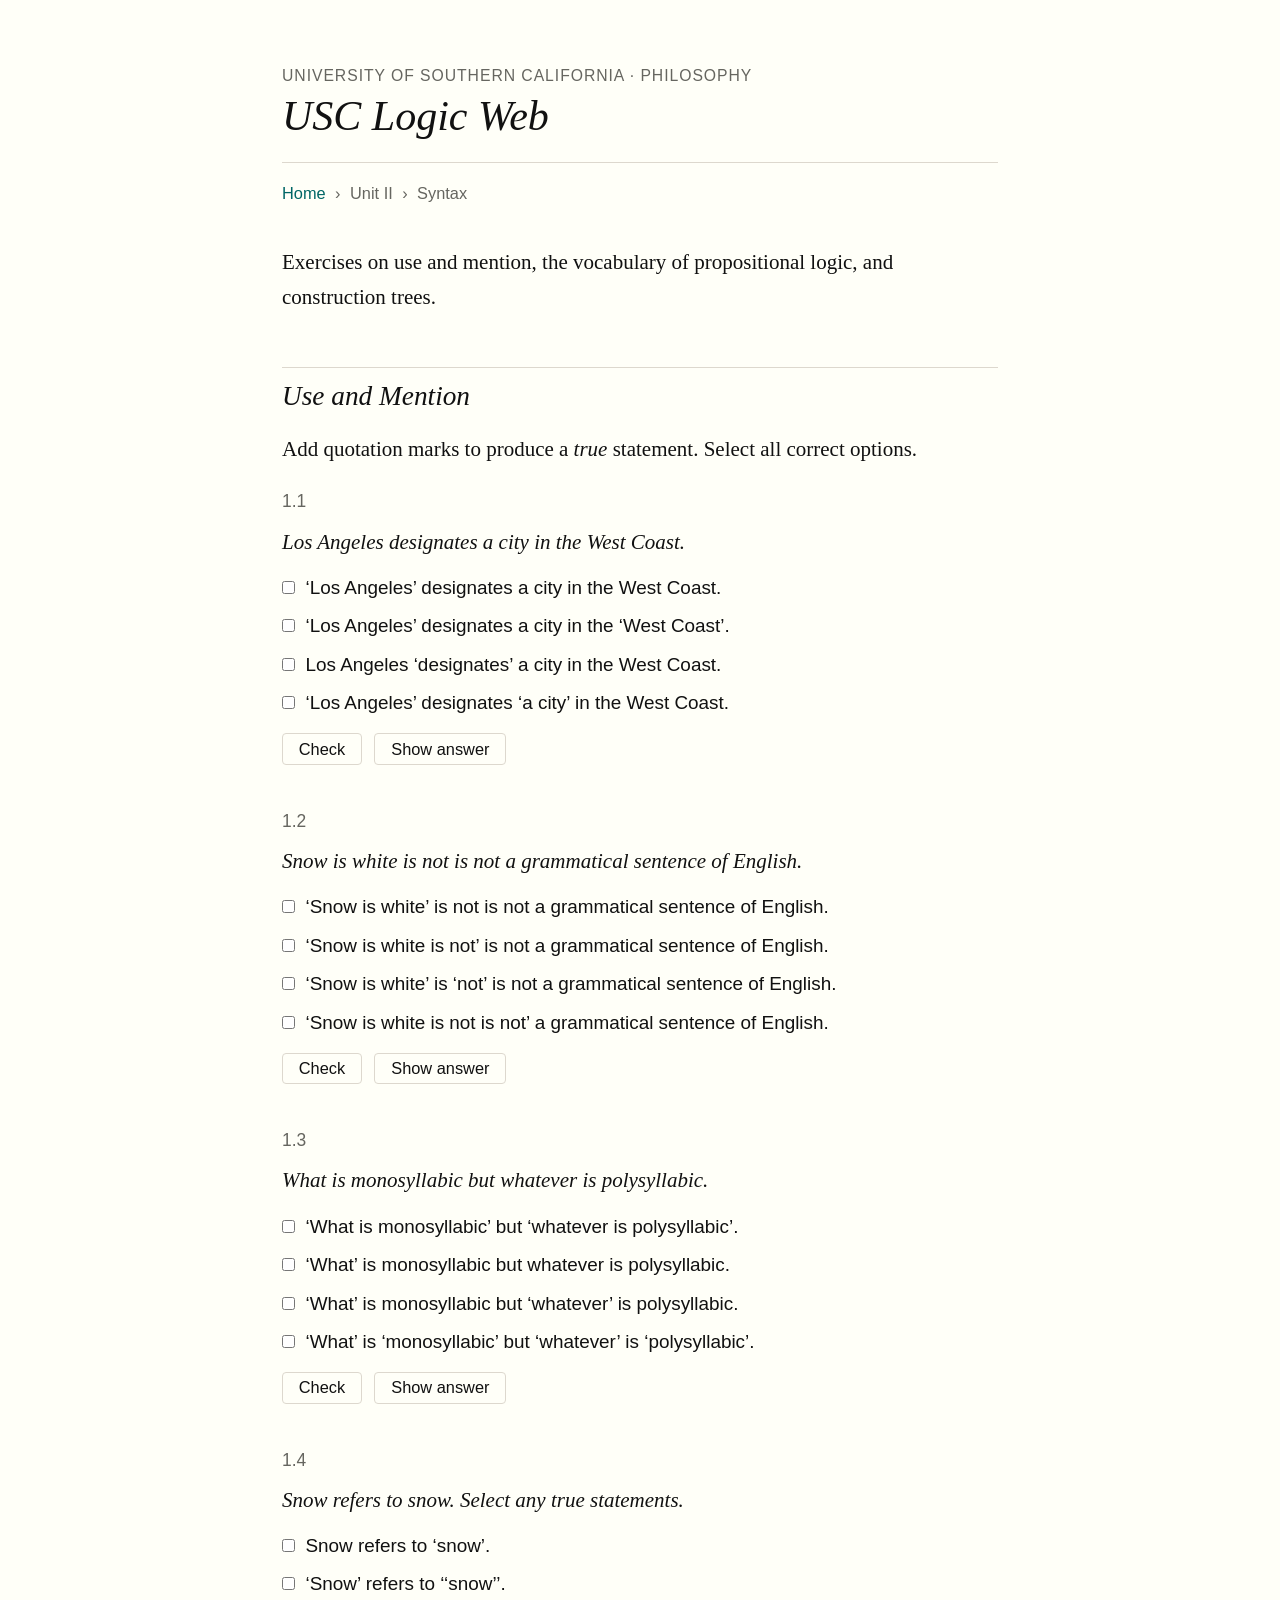
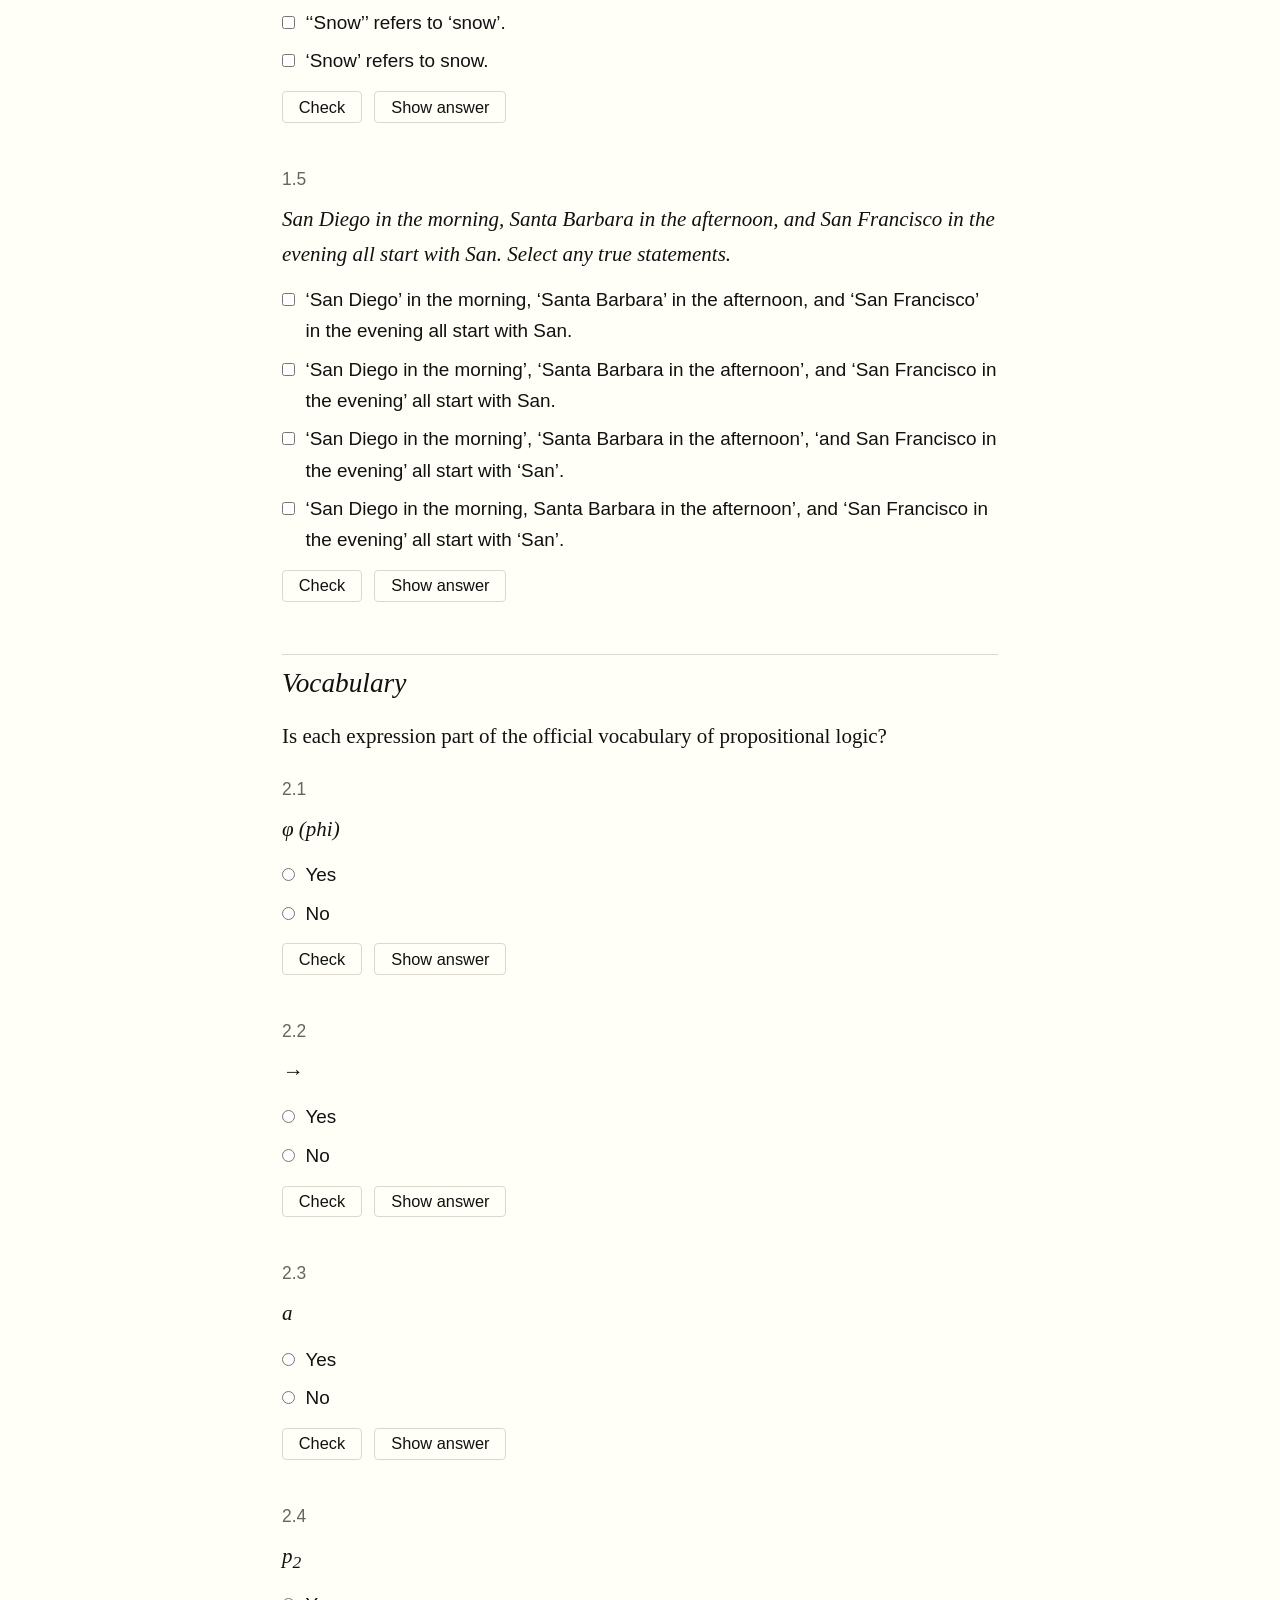
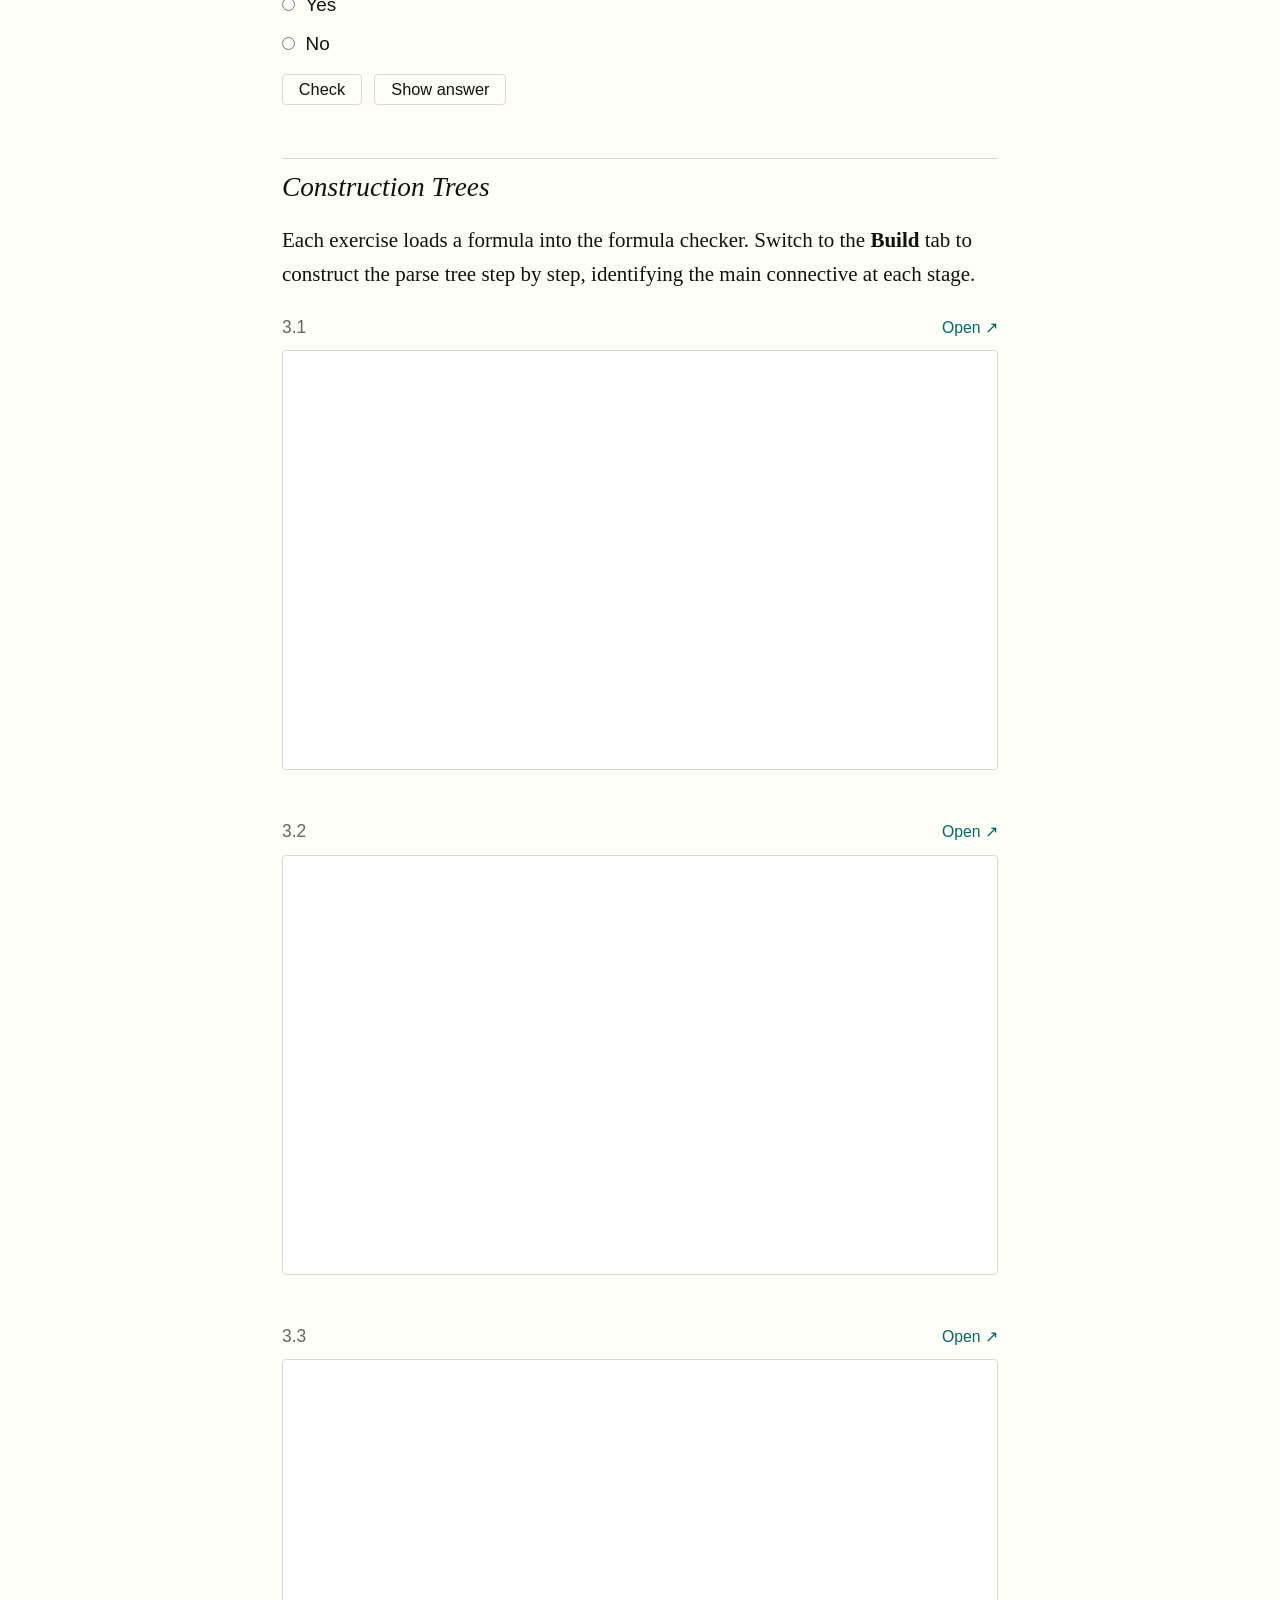
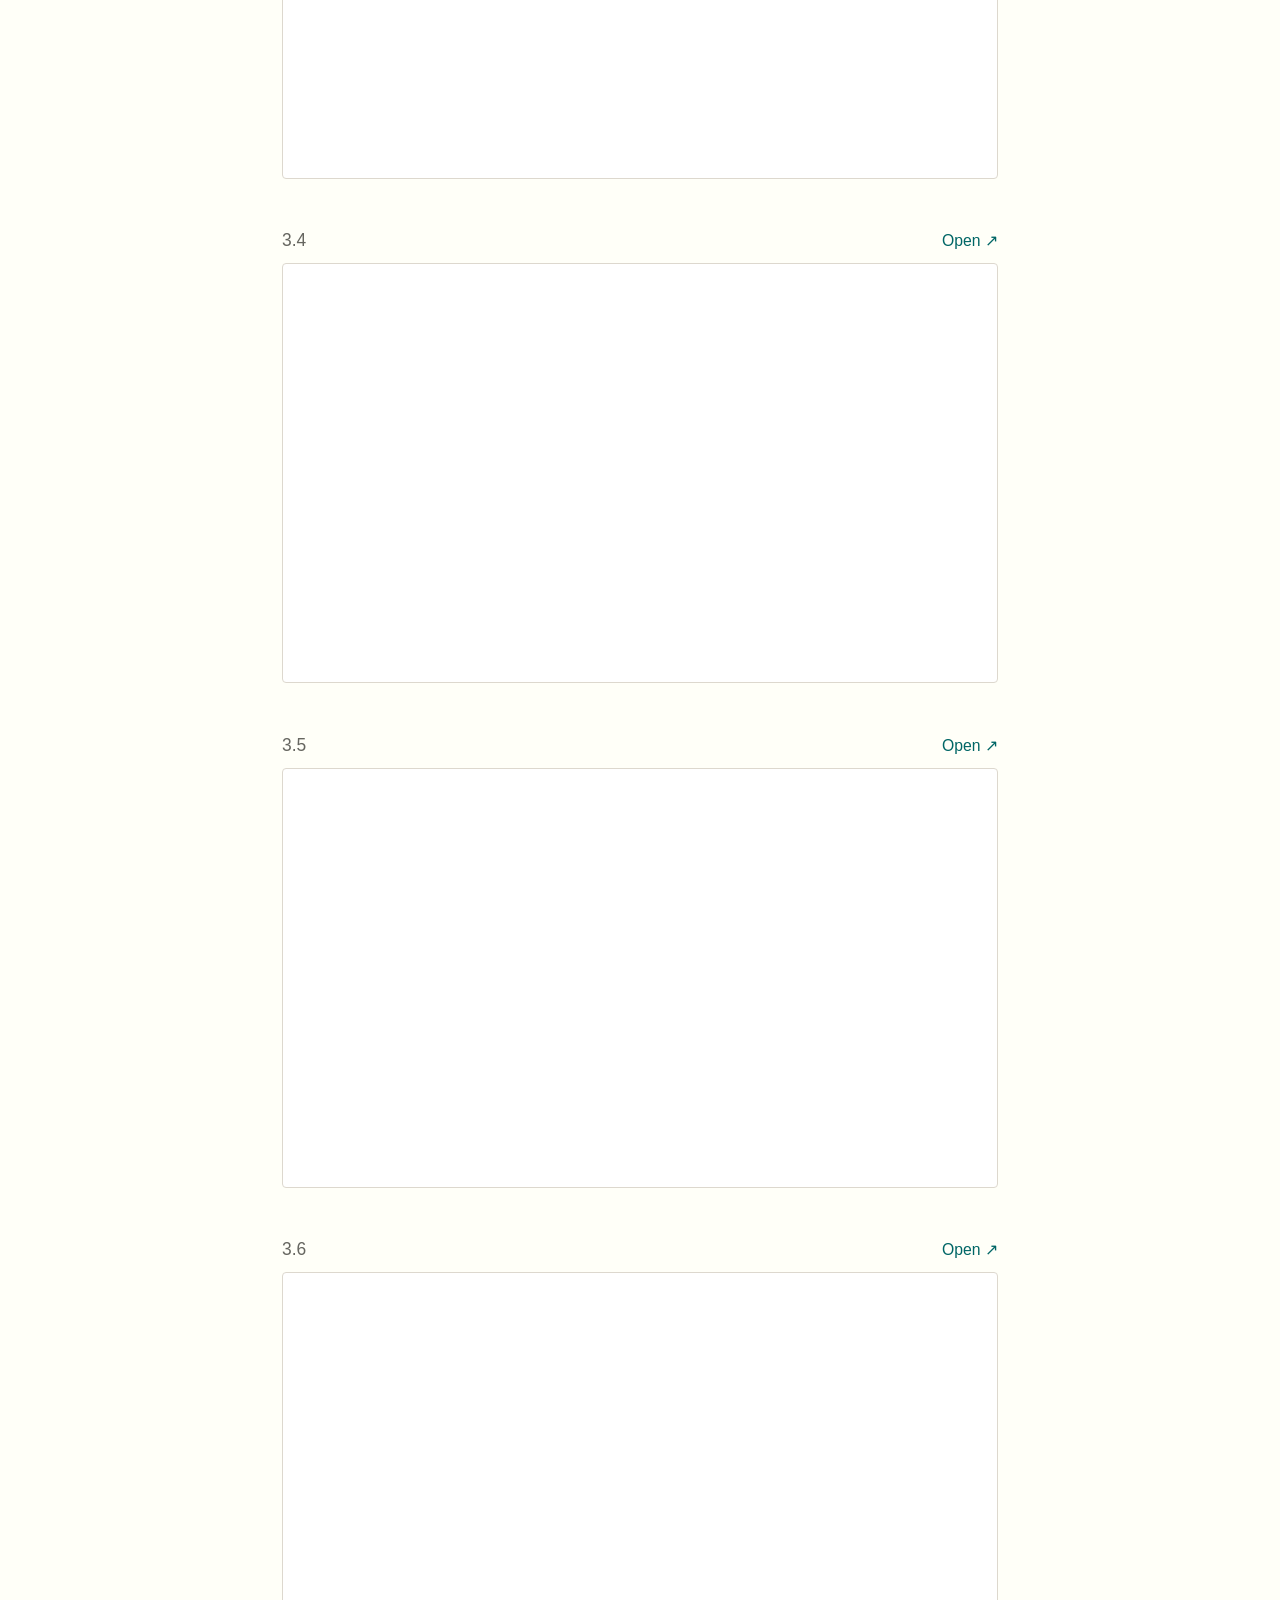
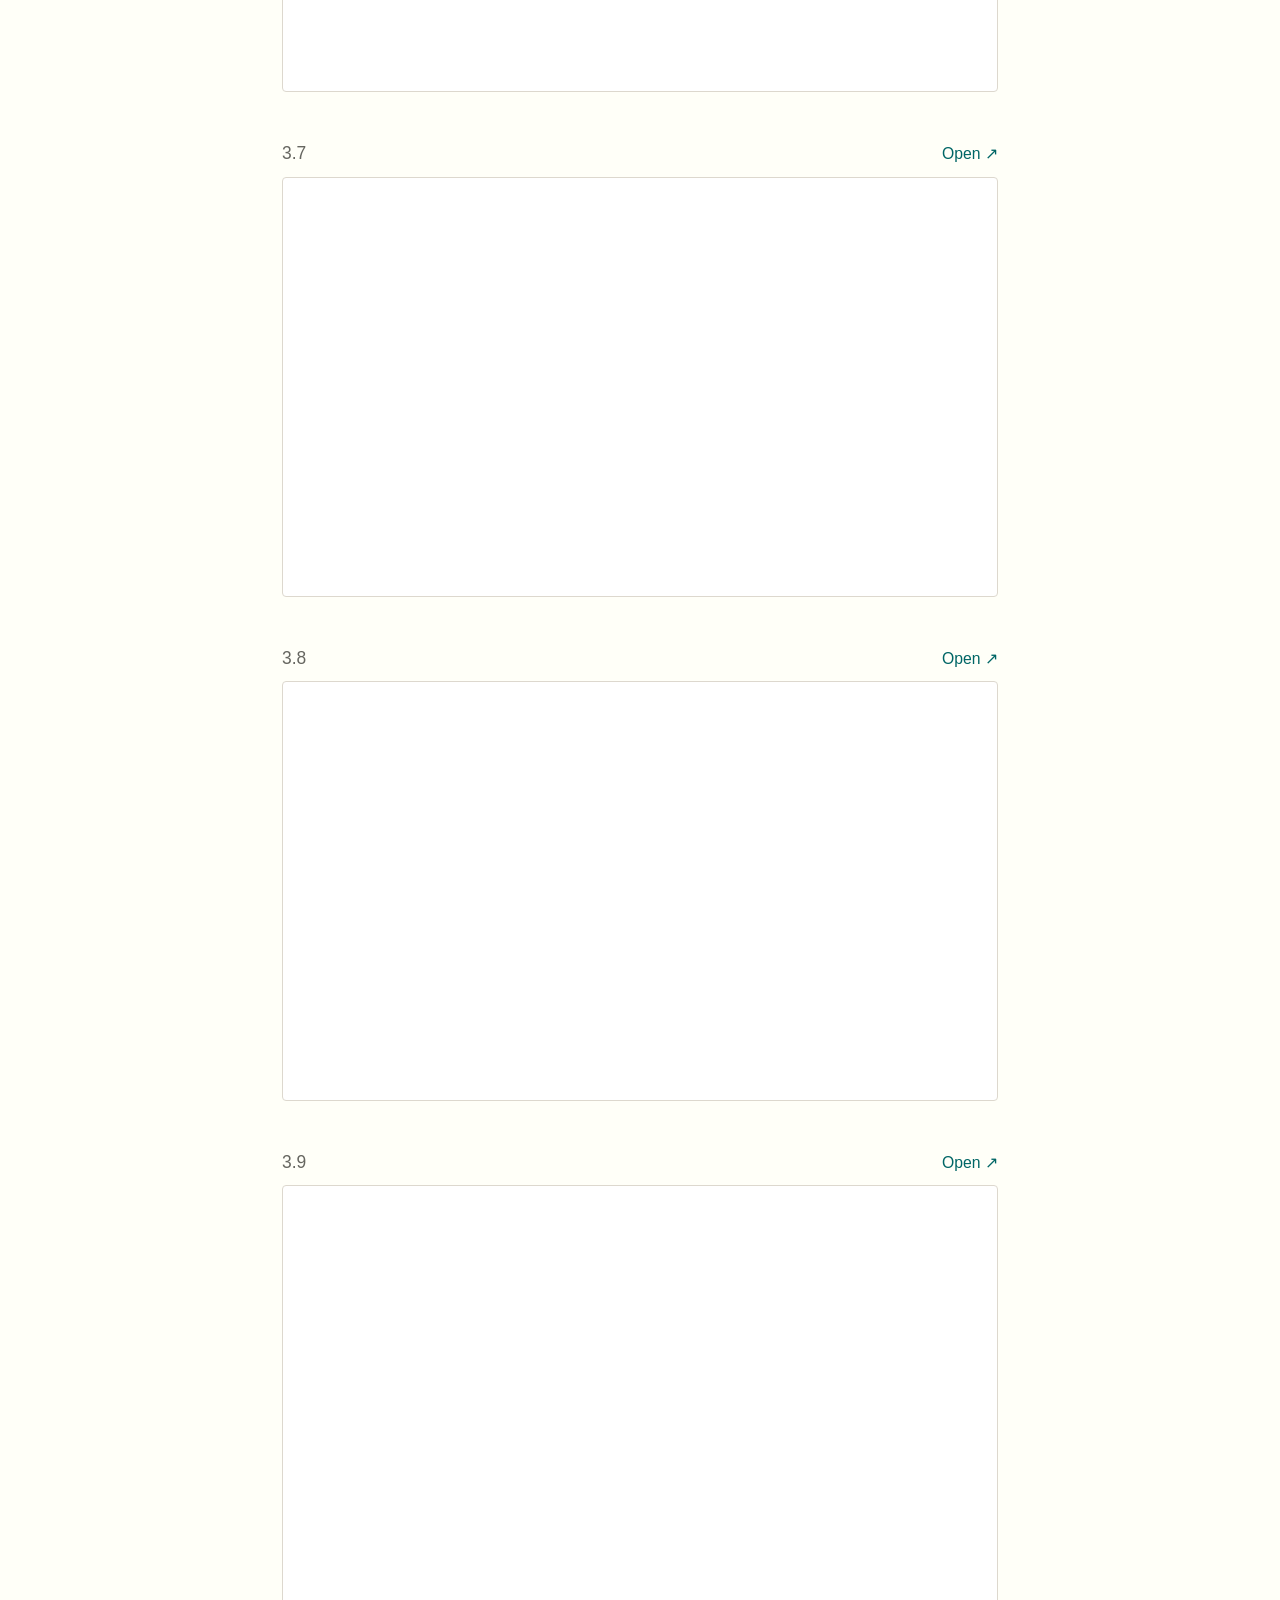
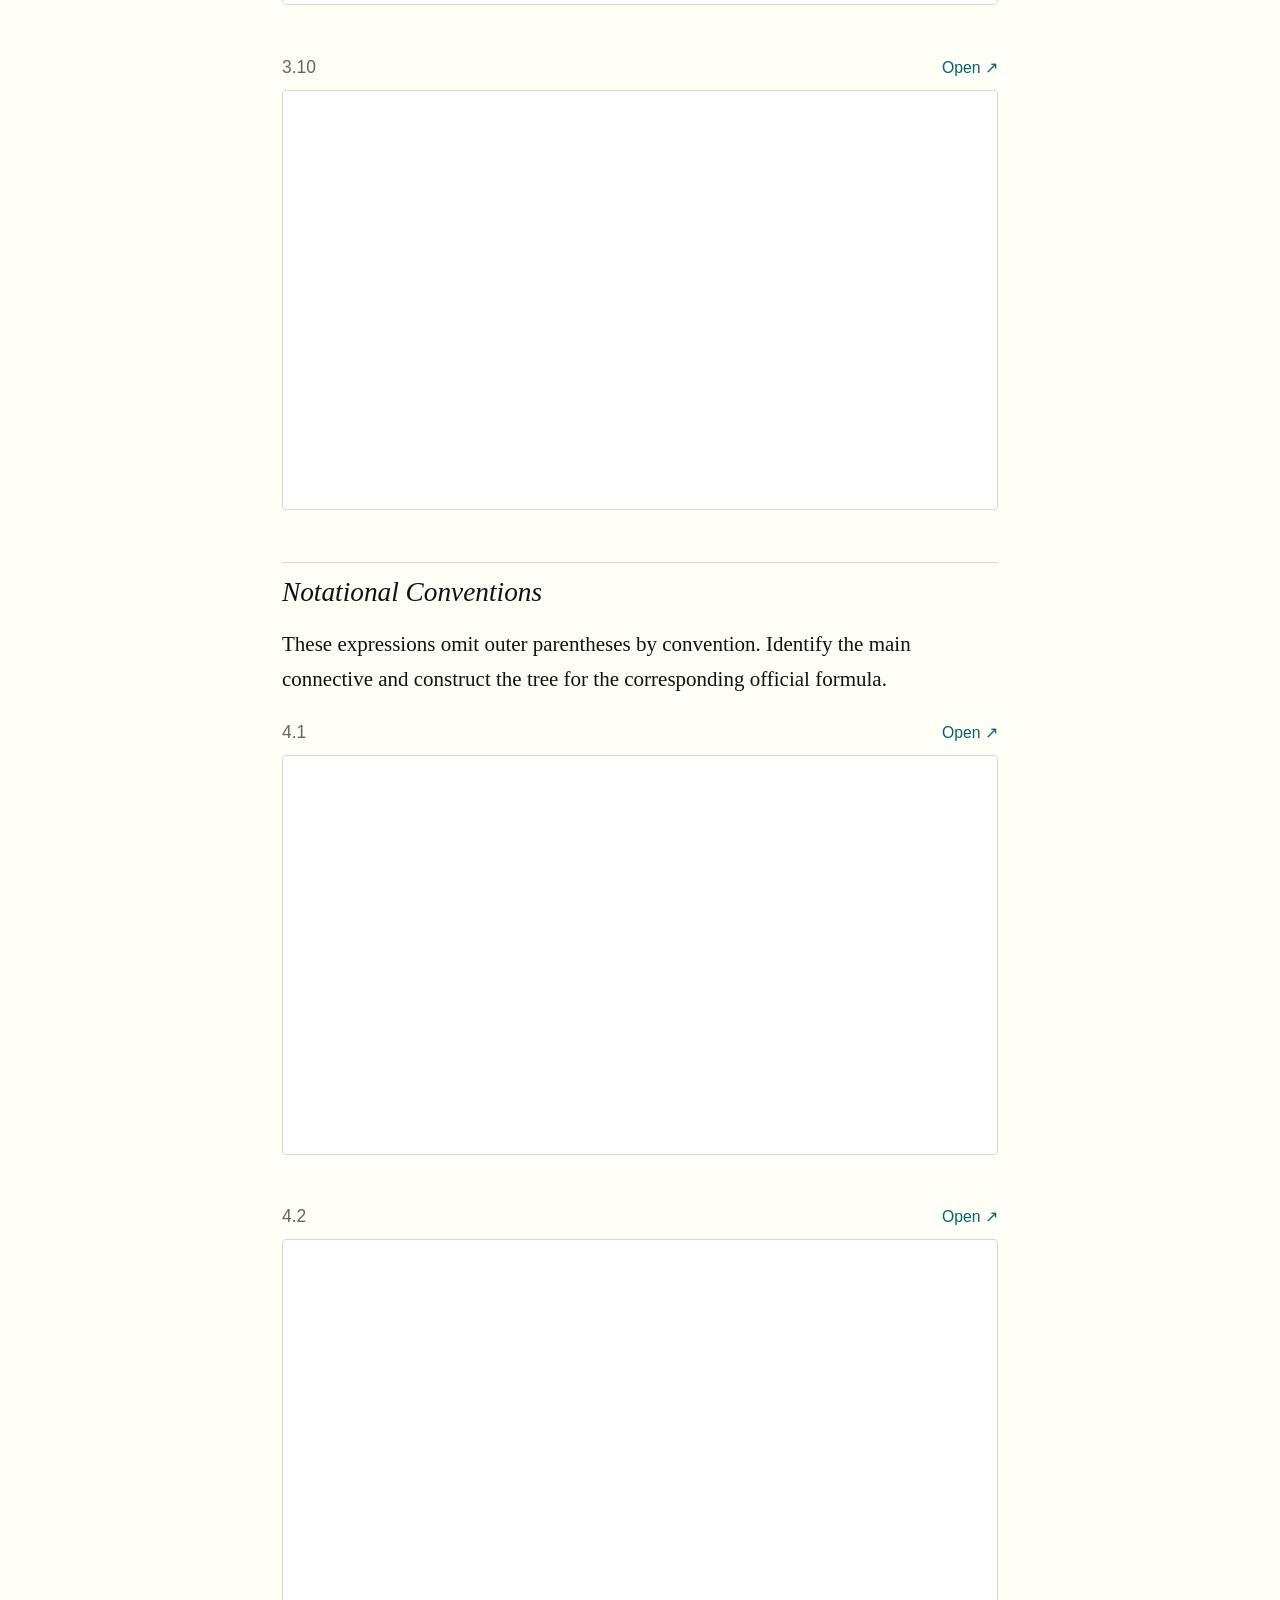
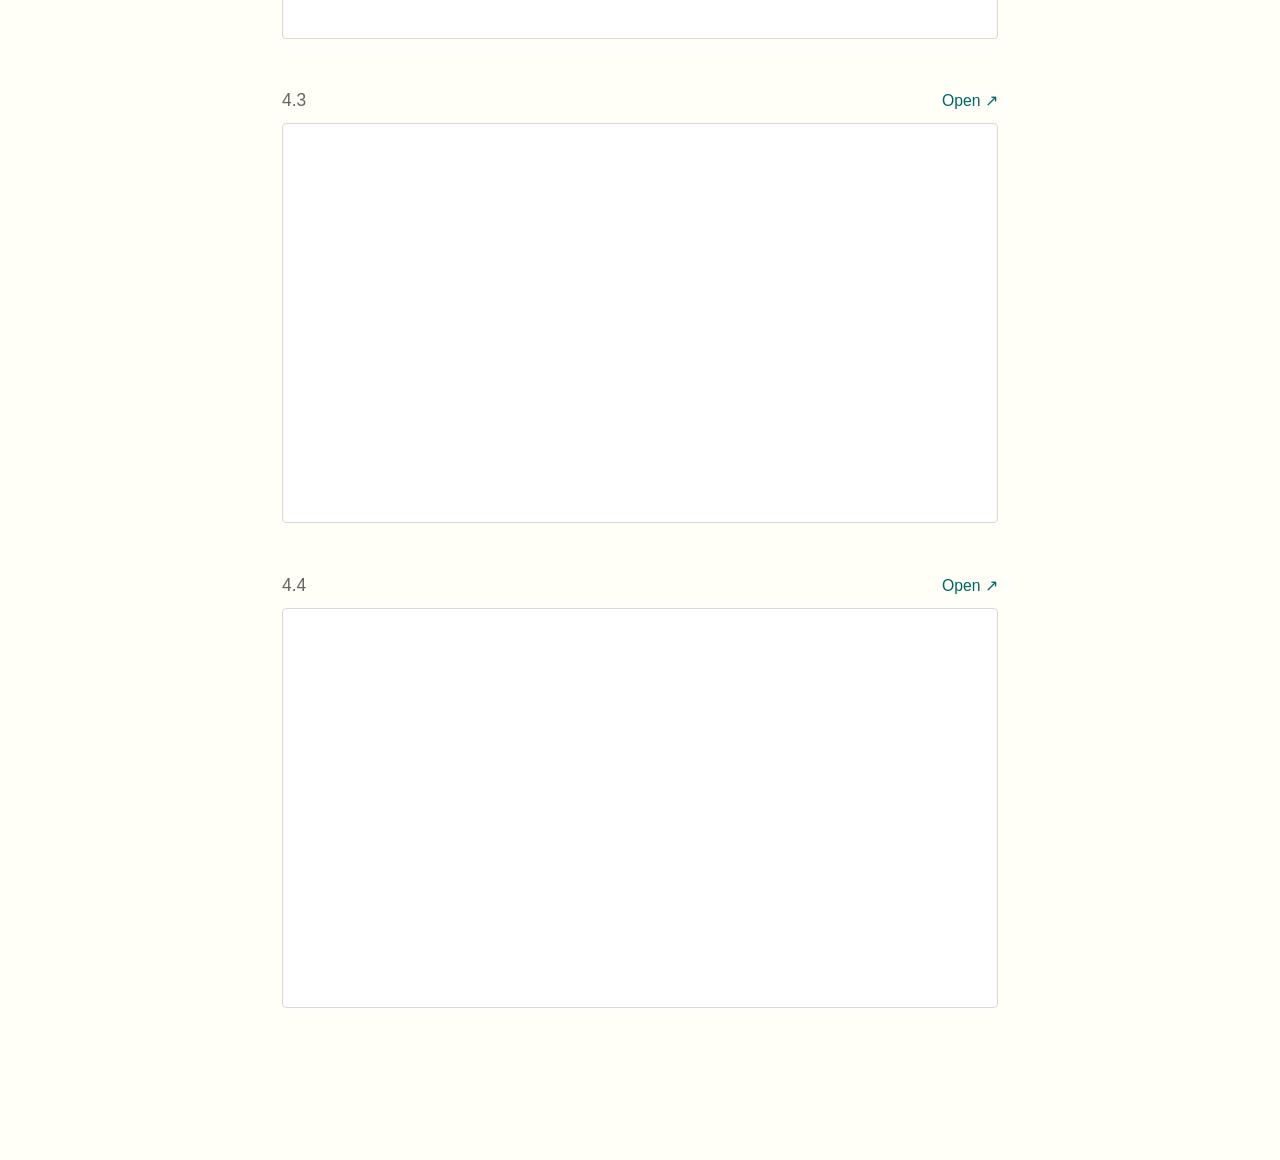
<file: unit-ii/practice-syntax.html>
<!DOCTYPE html>
<html lang="en">
<head>
  <meta charset="UTF-8">
  <meta name="viewport" content="width=device-width, initial-scale=1.0">
  <title>USC Logic Web &mdash; Unit II: Syntax</title>
  <link rel="stylesheet" href="../shared/style.css">
  <style>
    .exercise-header { display: flex; justify-content: space-between; align-items: baseline; margin-bottom: 0.4rem; }
    .exercise-num { font-family: var(--font-sans); font-size: 0.83rem; color: var(--color-muted); }
    .open-btn { font-family: var(--font-sans); font-size: 0.75rem; color: var(--color-teal); text-decoration: none; }
    .open-btn:hover { text-decoration: underline; }
    .app-frame iframe { width: 100%; border: 1px solid var(--color-border); border-radius: 4px; display: block; background: #fff; }
    .exercise { margin: 0 0 2.25rem; }
    .mc-exercise { margin: 0 0 2rem; }
    .mc-question { margin-bottom: 0.6rem; font-style: italic; }
    .mc-options { display: flex; flex-direction: column; gap: 0.35rem; margin-bottom: 0.7rem; }
    .mc-option { display: flex; align-items: baseline; gap: 0.5rem; cursor: pointer; font-family: var(--font-sans); font-size: 0.9rem; }
    .mc-option input { margin: 0; flex-shrink: 0; }
    .mc-controls { display: flex; gap: 0.6rem; margin-bottom: 0.5rem; }
    .btn-check, .btn-reveal {
      font-family: var(--font-sans); font-size: 0.78rem; padding: 0.25rem 0.75rem;
      border-radius: 4px; cursor: pointer; border: 1px solid var(--color-border);
      background: var(--color-bg); color: var(--color-text);
    }
    .btn-check:hover { background: var(--color-teal); color: #fff; border-color: var(--color-teal); }
    .mc-feedback { font-family: var(--font-sans); font-size: 0.85rem; margin-bottom: 0.4rem; }
    .fb-ok { color: #1a6e2e; } .fb-err { color: #8b1a1a; }
    .mc-answer { font-family: var(--font-sans); font-size: 0.85rem; color: var(--color-muted); margin-top: 0.3rem; }
  </style>
</head>
<body>
  <header class="site-header">
    <div class="course-label">University of Southern California &middot; Philosophy</div>
    <h1>USC Logic Web</h1>
  </header>
  <nav class="breadcrumb">
    <a href="../index.html">Home</a>
    <span>&rsaquo;</span>
    Unit II
    <span>&rsaquo;</span>
    Syntax
  </nav>
  <p>Exercises on use and mention, the vocabulary of propositional logic, and construction trees.</p>

  <h2>Use and Mention</h2>
  <p>Add quotation marks to produce a <em>true</em> statement. Select all correct options.</p>

  <div class="exercise mc-exercise" data-correct='[0]' data-name="q1_1">
    <div class="exercise-header"><span class="exercise-num">1.1</span></div>
    <div class="mc-question">Los Angeles designates a city in the West Coast.</div>
    <div class="mc-options">
      <label class="mc-option"><input type="checkbox" name="q1_1_0" value="0"><span>&lsquo;Los Angeles&rsquo; designates a city in the West Coast.</span></label>
      <label class="mc-option"><input type="checkbox" name="q1_1_1" value="1"><span>&lsquo;Los Angeles&rsquo; designates a city in the &lsquo;West Coast&rsquo;.</span></label>
      <label class="mc-option"><input type="checkbox" name="q1_1_2" value="2"><span>Los Angeles &lsquo;designates&rsquo; a city in the West Coast.</span></label>
      <label class="mc-option"><input type="checkbox" name="q1_1_3" value="3"><span>&lsquo;Los Angeles&rsquo; designates &lsquo;a city&rsquo; in the West Coast.</span></label>
    </div>
    <div class="mc-controls">
      <button class="btn-check" onclick="checkMC(this)">Check</button>
      <button class="btn-reveal" onclick="revealMC(this)">Show answer</button>
    </div>
    <div class="mc-feedback" hidden></div>
    <div class="mc-answer" hidden><strong>Answer:</strong> &lsquo;Los Angeles&rsquo; designates a city in the West Coast.</div>
  </div>
  <div class="exercise mc-exercise" data-correct='[1]' data-name="q1_2">
    <div class="exercise-header"><span class="exercise-num">1.2</span></div>
    <div class="mc-question">Snow is white is not is not a grammatical sentence of English.</div>
    <div class="mc-options">
      <label class="mc-option"><input type="checkbox" name="q1_2_0" value="0"><span>&lsquo;Snow is white&rsquo; is not is not a grammatical sentence of English.</span></label>
      <label class="mc-option"><input type="checkbox" name="q1_2_1" value="1"><span>&lsquo;Snow is white is not&rsquo; is not a grammatical sentence of English.</span></label>
      <label class="mc-option"><input type="checkbox" name="q1_2_2" value="2"><span>&lsquo;Snow is white&rsquo; is &lsquo;not&rsquo; is not a grammatical sentence of English.</span></label>
      <label class="mc-option"><input type="checkbox" name="q1_2_3" value="3"><span>&lsquo;Snow is white is not is not&rsquo; a grammatical sentence of English.</span></label>
    </div>
    <div class="mc-controls">
      <button class="btn-check" onclick="checkMC(this)">Check</button>
      <button class="btn-reveal" onclick="revealMC(this)">Show answer</button>
    </div>
    <div class="mc-feedback" hidden></div>
    <div class="mc-answer" hidden><strong>Answer:</strong> &lsquo;Snow is white is not&rsquo; is not a grammatical sentence of English.</div>
  </div>
  <div class="exercise mc-exercise" data-correct='[2]' data-name="q1_3">
    <div class="exercise-header"><span class="exercise-num">1.3</span></div>
    <div class="mc-question">What is monosyllabic but whatever is polysyllabic.</div>
    <div class="mc-options">
      <label class="mc-option"><input type="checkbox" name="q1_3_0" value="0"><span>&lsquo;What is monosyllabic&rsquo; but &lsquo;whatever is polysyllabic&rsquo;.</span></label>
      <label class="mc-option"><input type="checkbox" name="q1_3_1" value="1"><span>&lsquo;What&rsquo; is monosyllabic but whatever is polysyllabic.</span></label>
      <label class="mc-option"><input type="checkbox" name="q1_3_2" value="2"><span>&lsquo;What&rsquo; is monosyllabic but &lsquo;whatever&rsquo; is polysyllabic.</span></label>
      <label class="mc-option"><input type="checkbox" name="q1_3_3" value="3"><span>&lsquo;What&rsquo; is &lsquo;monosyllabic&rsquo; but &lsquo;whatever&rsquo; is &lsquo;polysyllabic&rsquo;.</span></label>
    </div>
    <div class="mc-controls">
      <button class="btn-check" onclick="checkMC(this)">Check</button>
      <button class="btn-reveal" onclick="revealMC(this)">Show answer</button>
    </div>
    <div class="mc-feedback" hidden></div>
    <div class="mc-answer" hidden><strong>Answer:</strong> &lsquo;What&rsquo; is monosyllabic but &lsquo;whatever&rsquo; is polysyllabic.</div>
  </div>
  <div class="exercise mc-exercise" data-correct='[2, 3]' data-name="q1_4">
    <div class="exercise-header"><span class="exercise-num">1.4</span></div>
    <div class="mc-question">Snow refers to snow. Select any true statements.</div>
    <div class="mc-options">
      <label class="mc-option"><input type="checkbox" name="q1_4_0" value="0"><span>Snow refers to &lsquo;snow&rsquo;.</span></label>
      <label class="mc-option"><input type="checkbox" name="q1_4_1" value="1"><span>&lsquo;Snow&rsquo; refers to &lsquo;&lsquo;snow&rsquo;&rsquo;.</span></label>
      <label class="mc-option"><input type="checkbox" name="q1_4_2" value="2"><span>&lsquo;&lsquo;Snow&rsquo;&rsquo; refers to &lsquo;snow&rsquo;.</span></label>
      <label class="mc-option"><input type="checkbox" name="q1_4_3" value="3"><span>&lsquo;Snow&rsquo; refers to snow.</span></label>
    </div>
    <div class="mc-controls">
      <button class="btn-check" onclick="checkMC(this)">Check</button>
      <button class="btn-reveal" onclick="revealMC(this)">Show answer</button>
    </div>
    <div class="mc-feedback" hidden></div>
    <div class="mc-answer" hidden><strong>Answer:</strong> &lsquo;&lsquo;Snow&rsquo;&rsquo; refers to &lsquo;snow&rsquo;.; &lsquo;Snow&rsquo; refers to snow.</div>
  </div>
  <div class="exercise mc-exercise" data-correct='[3]' data-name="q1_5">
    <div class="exercise-header"><span class="exercise-num">1.5</span></div>
    <div class="mc-question">San Diego in the morning, Santa Barbara in the afternoon, and San Francisco in the evening all start with San. Select any true statements.</div>
    <div class="mc-options">
      <label class="mc-option"><input type="checkbox" name="q1_5_0" value="0"><span>&lsquo;San Diego&rsquo; in the morning, &lsquo;Santa Barbara&rsquo; in the afternoon, and &lsquo;San Francisco&rsquo; in the evening all start with San.</span></label>
      <label class="mc-option"><input type="checkbox" name="q1_5_1" value="1"><span>&lsquo;San Diego in the morning&rsquo;, &lsquo;Santa Barbara in the afternoon&rsquo;, and &lsquo;San Francisco in the evening&rsquo; all start with San.</span></label>
      <label class="mc-option"><input type="checkbox" name="q1_5_2" value="2"><span>&lsquo;San Diego in the morning&rsquo;, &lsquo;Santa Barbara in the afternoon&rsquo;, &lsquo;and San Francisco in the evening&rsquo; all start with &lsquo;San&rsquo;.</span></label>
      <label class="mc-option"><input type="checkbox" name="q1_5_3" value="3"><span>&lsquo;San Diego in the morning, Santa Barbara in the afternoon&rsquo;, and &lsquo;San Francisco in the evening&rsquo; all start with &lsquo;San&rsquo;.</span></label>
    </div>
    <div class="mc-controls">
      <button class="btn-check" onclick="checkMC(this)">Check</button>
      <button class="btn-reveal" onclick="revealMC(this)">Show answer</button>
    </div>
    <div class="mc-feedback" hidden></div>
    <div class="mc-answer" hidden><strong>Answer:</strong> &lsquo;San Diego in the morning, Santa Barbara in the afternoon&rsquo;, and &lsquo;San Francisco in the evening&rsquo; all start with &lsquo;San&rsquo;.</div>
  </div>
  <h2>Vocabulary</h2>
  <p>Is each expression part of the official vocabulary of propositional logic?</p>

  <div class="exercise mc-exercise" data-correct='[1]' data-name="q2_1">
    <div class="exercise-header"><span class="exercise-num">2.1</span></div>
    <div class="mc-question">&phi; (phi)</div>
    <div class="mc-options">
      <label class="mc-option"><input type="radio" name="q2_1_0" value="0"><span>Yes</span></label>
      <label class="mc-option"><input type="radio" name="q2_1_1" value="1"><span>No</span></label>
    </div>
    <div class="mc-controls">
      <button class="btn-check" onclick="checkMC(this)">Check</button>
      <button class="btn-reveal" onclick="revealMC(this)">Show answer</button>
    </div>
    <div class="mc-feedback" hidden></div>
    <div class="mc-answer" hidden><strong>Answer:</strong> No</div>
  </div>
  <div class="exercise mc-exercise" data-correct='[0]' data-name="q2_2">
    <div class="exercise-header"><span class="exercise-num">2.2</span></div>
    <div class="mc-question">&rarr;</div>
    <div class="mc-options">
      <label class="mc-option"><input type="radio" name="q2_2_0" value="0"><span>Yes</span></label>
      <label class="mc-option"><input type="radio" name="q2_2_1" value="1"><span>No</span></label>
    </div>
    <div class="mc-controls">
      <button class="btn-check" onclick="checkMC(this)">Check</button>
      <button class="btn-reveal" onclick="revealMC(this)">Show answer</button>
    </div>
    <div class="mc-feedback" hidden></div>
    <div class="mc-answer" hidden><strong>Answer:</strong> Yes</div>
  </div>
  <div class="exercise mc-exercise" data-correct='[1]' data-name="q2_3">
    <div class="exercise-header"><span class="exercise-num">2.3</span></div>
    <div class="mc-question"><i>a</i></div>
    <div class="mc-options">
      <label class="mc-option"><input type="radio" name="q2_3_0" value="0"><span>Yes</span></label>
      <label class="mc-option"><input type="radio" name="q2_3_1" value="1"><span>No</span></label>
    </div>
    <div class="mc-controls">
      <button class="btn-check" onclick="checkMC(this)">Check</button>
      <button class="btn-reveal" onclick="revealMC(this)">Show answer</button>
    </div>
    <div class="mc-feedback" hidden></div>
    <div class="mc-answer" hidden><strong>Answer:</strong> No</div>
  </div>
  <div class="exercise mc-exercise" data-correct='[0]' data-name="q2_4">
    <div class="exercise-header"><span class="exercise-num">2.4</span></div>
    <div class="mc-question"><i>p</i><sub>2</sub></div>
    <div class="mc-options">
      <label class="mc-option"><input type="radio" name="q2_4_0" value="0"><span>Yes</span></label>
      <label class="mc-option"><input type="radio" name="q2_4_1" value="1"><span>No</span></label>
    </div>
    <div class="mc-controls">
      <button class="btn-check" onclick="checkMC(this)">Check</button>
      <button class="btn-reveal" onclick="revealMC(this)">Show answer</button>
    </div>
    <div class="mc-feedback" hidden></div>
    <div class="mc-answer" hidden><strong>Answer:</strong> Yes</div>
  </div>
  <h2>Construction Trees</h2>
  <p>Each exercise loads a formula into the formula checker. Switch to the <strong>Build</strong> tab to construct the parse tree step by step, identifying the main connective at each stage.</p>

  <div class="exercise">
    <div class="exercise-header"><span class="exercise-num">3.1</span><a class="open-btn" target="_blank" href="https://gabriel-uzquiano.github.io/prop-formula-checker/?card=formula#v1:eyJmIjoiKHAgL1xcIHEpIn0=">Open &nearr;</a></div>
    <div class="app-frame">
      <iframe src="https://gabriel-uzquiano.github.io/prop-formula-checker/?card=formula#v1:eyJmIjoiKHAgL1xcIHEpIn0=" height="420" loading="lazy" allow="fullscreen"></iframe>
    </div>
  </div>
  <div class="exercise">
    <div class="exercise-header"><span class="exercise-num">3.2</span><a class="open-btn" target="_blank" href="https://gabriel-uzquiano.github.io/prop-formula-checker/?card=formula#v1:eyJmIjoiKHAgLT4gKHEgL1xcIH5yKSkifQ==">Open &nearr;</a></div>
    <div class="app-frame">
      <iframe src="https://gabriel-uzquiano.github.io/prop-formula-checker/?card=formula#v1:eyJmIjoiKHAgLT4gKHEgL1xcIH5yKSkifQ==" height="420" loading="lazy" allow="fullscreen"></iframe>
    </div>
  </div>
  <div class="exercise">
    <div class="exercise-header"><span class="exercise-num">3.3</span><a class="open-btn" target="_blank" href="https://gabriel-uzquiano.github.io/prop-formula-checker/?card=formula#v1:eyJmIjoiKChwIFxcLyBxKSAtPiByKSJ9">Open &nearr;</a></div>
    <div class="app-frame">
      <iframe src="https://gabriel-uzquiano.github.io/prop-formula-checker/?card=formula#v1:eyJmIjoiKChwIFxcLyBxKSAtPiByKSJ9" height="420" loading="lazy" allow="fullscreen"></iframe>
    </div>
  </div>
  <div class="exercise">
    <div class="exercise-header"><span class="exercise-num">3.4</span><a class="open-btn" target="_blank" href="https://gabriel-uzquiano.github.io/prop-formula-checker/?card=formula#v1:eyJmIjoiKH5wIC9cXCAofnEgLT4gcikpIn0=">Open &nearr;</a></div>
    <div class="app-frame">
      <iframe src="https://gabriel-uzquiano.github.io/prop-formula-checker/?card=formula#v1:eyJmIjoiKH5wIC9cXCAofnEgLT4gcikpIn0=" height="420" loading="lazy" allow="fullscreen"></iframe>
    </div>
  </div>
  <div class="exercise">
    <div class="exercise-header"><span class="exercise-num">3.5</span><a class="open-btn" target="_blank" href="https://gabriel-uzquiano.github.io/prop-formula-checker/?card=formula#v1:eyJmIjoifihwIC9cXCB+fnEpIn0=">Open &nearr;</a></div>
    <div class="app-frame">
      <iframe src="https://gabriel-uzquiano.github.io/prop-formula-checker/?card=formula#v1:eyJmIjoifihwIC9cXCB+fnEpIn0=" height="420" loading="lazy" allow="fullscreen"></iframe>
    </div>
  </div>
  <div class="exercise">
    <div class="exercise-header"><span class="exercise-num">3.6</span><a class="open-btn" target="_blank" href="https://gabriel-uzquiano.github.io/prop-formula-checker/?card=formula#v1:eyJmIjoiKHAgL1xcIChxIC0+IChyIFxcLyBxKSkpIn0=">Open &nearr;</a></div>
    <div class="app-frame">
      <iframe src="https://gabriel-uzquiano.github.io/prop-formula-checker/?card=formula#v1:eyJmIjoiKHAgL1xcIChxIC0+IChyIFxcLyBxKSkpIn0=" height="420" loading="lazy" allow="fullscreen"></iframe>
    </div>
  </div>
  <div class="exercise">
    <div class="exercise-header"><span class="exercise-num">3.7</span><a class="open-btn" target="_blank" href="https://gabriel-uzquiano.github.io/prop-formula-checker/?card=formula#v1:eyJmIjoifn4ocCAtPiAocSAvXFwgKHAgLT4gcikpKSJ9">Open &nearr;</a></div>
    <div class="app-frame">
      <iframe src="https://gabriel-uzquiano.github.io/prop-formula-checker/?card=formula#v1:eyJmIjoifn4ocCAtPiAocSAvXFwgKHAgLT4gcikpKSJ9" height="420" loading="lazy" allow="fullscreen"></iframe>
    </div>
  </div>
  <div class="exercise">
    <div class="exercise-header"><span class="exercise-num">3.8</span><a class="open-btn" target="_blank" href="https://gabriel-uzquiano.github.io/prop-formula-checker/?card=formula#v1:eyJmIjoiKCgocCAvXFwgcSkgLT4gfih+cSBcXC8gfnApKSAtPiBwKSJ9">Open &nearr;</a></div>
    <div class="app-frame">
      <iframe src="https://gabriel-uzquiano.github.io/prop-formula-checker/?card=formula#v1:eyJmIjoiKCgocCAvXFwgcSkgLT4gfih+cSBcXC8gfnApKSAtPiBwKSJ9" height="420" loading="lazy" allow="fullscreen"></iframe>
    </div>
  </div>
  <div class="exercise">
    <div class="exercise-header"><span class="exercise-num">3.9</span><a class="open-btn" target="_blank" href="https://gabriel-uzquiano.github.io/prop-formula-checker/?card=formula#v1:eyJmIjoiKHAgL1xcIChxIC0+IHApKSAtPiAocSAtPiAocCBcXC8gcSkpIn0=">Open &nearr;</a></div>
    <div class="app-frame">
      <iframe src="https://gabriel-uzquiano.github.io/prop-formula-checker/?card=formula#v1:eyJmIjoiKHAgL1xcIChxIC0+IHApKSAtPiAocSAtPiAocCBcXC8gcSkpIn0=" height="420" loading="lazy" allow="fullscreen"></iframe>
    </div>
  </div>
  <div class="exercise">
    <div class="exercise-header"><span class="exercise-num">3.10</span><a class="open-btn" target="_blank" href="https://gabriel-uzquiano.github.io/prop-formula-checker/?card=formula#v1:eyJmIjoiKH4ocCAtPiAocCAvXFwgcSkpIC0+ICh+cCAtPiAofnEgXFwvIH5yKSkpIn0=">Open &nearr;</a></div>
    <div class="app-frame">
      <iframe src="https://gabriel-uzquiano.github.io/prop-formula-checker/?card=formula#v1:eyJmIjoiKH4ocCAtPiAocCAvXFwgcSkpIC0+ICh+cCAtPiAofnEgXFwvIH5yKSkpIn0=" height="420" loading="lazy" allow="fullscreen"></iframe>
    </div>
  </div>
  <h2>Notational Conventions</h2>
  <p>These expressions omit outer parentheses by convention. Identify the main connective and construct the tree for the corresponding official formula.</p>

  <div class="exercise">
    <div class="exercise-header"><span class="exercise-num">4.1</span><a class="open-btn" target="_blank" href="https://gabriel-uzquiano.github.io/prop-formula-checker/?card=formula#v1:eyJmIjoicCAvXFwgKHEgL1xcIHIpIn0=">Open &nearr;</a></div>
    <div class="app-frame">
      <iframe src="https://gabriel-uzquiano.github.io/prop-formula-checker/?card=formula#v1:eyJmIjoicCAvXFwgKHEgL1xcIHIpIn0=" height="400" loading="lazy" allow="fullscreen"></iframe>
    </div>
  </div>
  <div class="exercise">
    <div class="exercise-header"><span class="exercise-num">4.2</span><a class="open-btn" target="_blank" href="https://gabriel-uzquiano.github.io/prop-formula-checker/?card=formula#v1:eyJmIjoiKHAgLT4gcSkgL1xcIHIifQ==">Open &nearr;</a></div>
    <div class="app-frame">
      <iframe src="https://gabriel-uzquiano.github.io/prop-formula-checker/?card=formula#v1:eyJmIjoiKHAgLT4gcSkgL1xcIHIifQ==" height="400" loading="lazy" allow="fullscreen"></iframe>
    </div>
  </div>
  <div class="exercise">
    <div class="exercise-header"><span class="exercise-num">4.3</span><a class="open-btn" target="_blank" href="https://gabriel-uzquiano.github.io/prop-formula-checker/?card=formula#v1:eyJmIjoicCAvXFwgKHEgLT4gcSkifQ==">Open &nearr;</a></div>
    <div class="app-frame">
      <iframe src="https://gabriel-uzquiano.github.io/prop-formula-checker/?card=formula#v1:eyJmIjoicCAvXFwgKHEgLT4gcSkifQ==" height="400" loading="lazy" allow="fullscreen"></iframe>
    </div>
  </div>
  <div class="exercise">
    <div class="exercise-header"><span class="exercise-num">4.4</span><a class="open-btn" target="_blank" href="https://gabriel-uzquiano.github.io/prop-formula-checker/?card=formula#v1:eyJmIjoiKHAgLT4gcSkgLT4gciJ9">Open &nearr;</a></div>
    <div class="app-frame">
      <iframe src="https://gabriel-uzquiano.github.io/prop-formula-checker/?card=formula#v1:eyJmIjoiKHAgLT4gcSkgLT4gciJ9" height="400" loading="lazy" allow="fullscreen"></iframe>
    </div>
  </div>
<script>
function checkMC(btn) {
  const ex = btn.closest('.mc-exercise');
  const correct = JSON.parse(ex.dataset.correct);
  const inputs = ex.querySelectorAll('input');
  const checked = [...inputs].map((el,i)=>el.checked?i:-1).filter(i=>i>=0);
  const ok = correct.length===checked.length && correct.every(i=>checked.includes(i));
  const fb = ex.querySelector('.mc-feedback');
  fb.hidden = false;
  fb.className = 'mc-feedback ' + (ok ? 'fb-ok' : 'fb-err');
  fb.textContent = ok ? '✓ Correct.' : '✗ Not quite — try again.';
}
function revealMC(btn) {
  btn.closest('.mc-exercise').querySelector('.mc-answer').hidden = false;
}
</script>
</body>
</html>
</file>
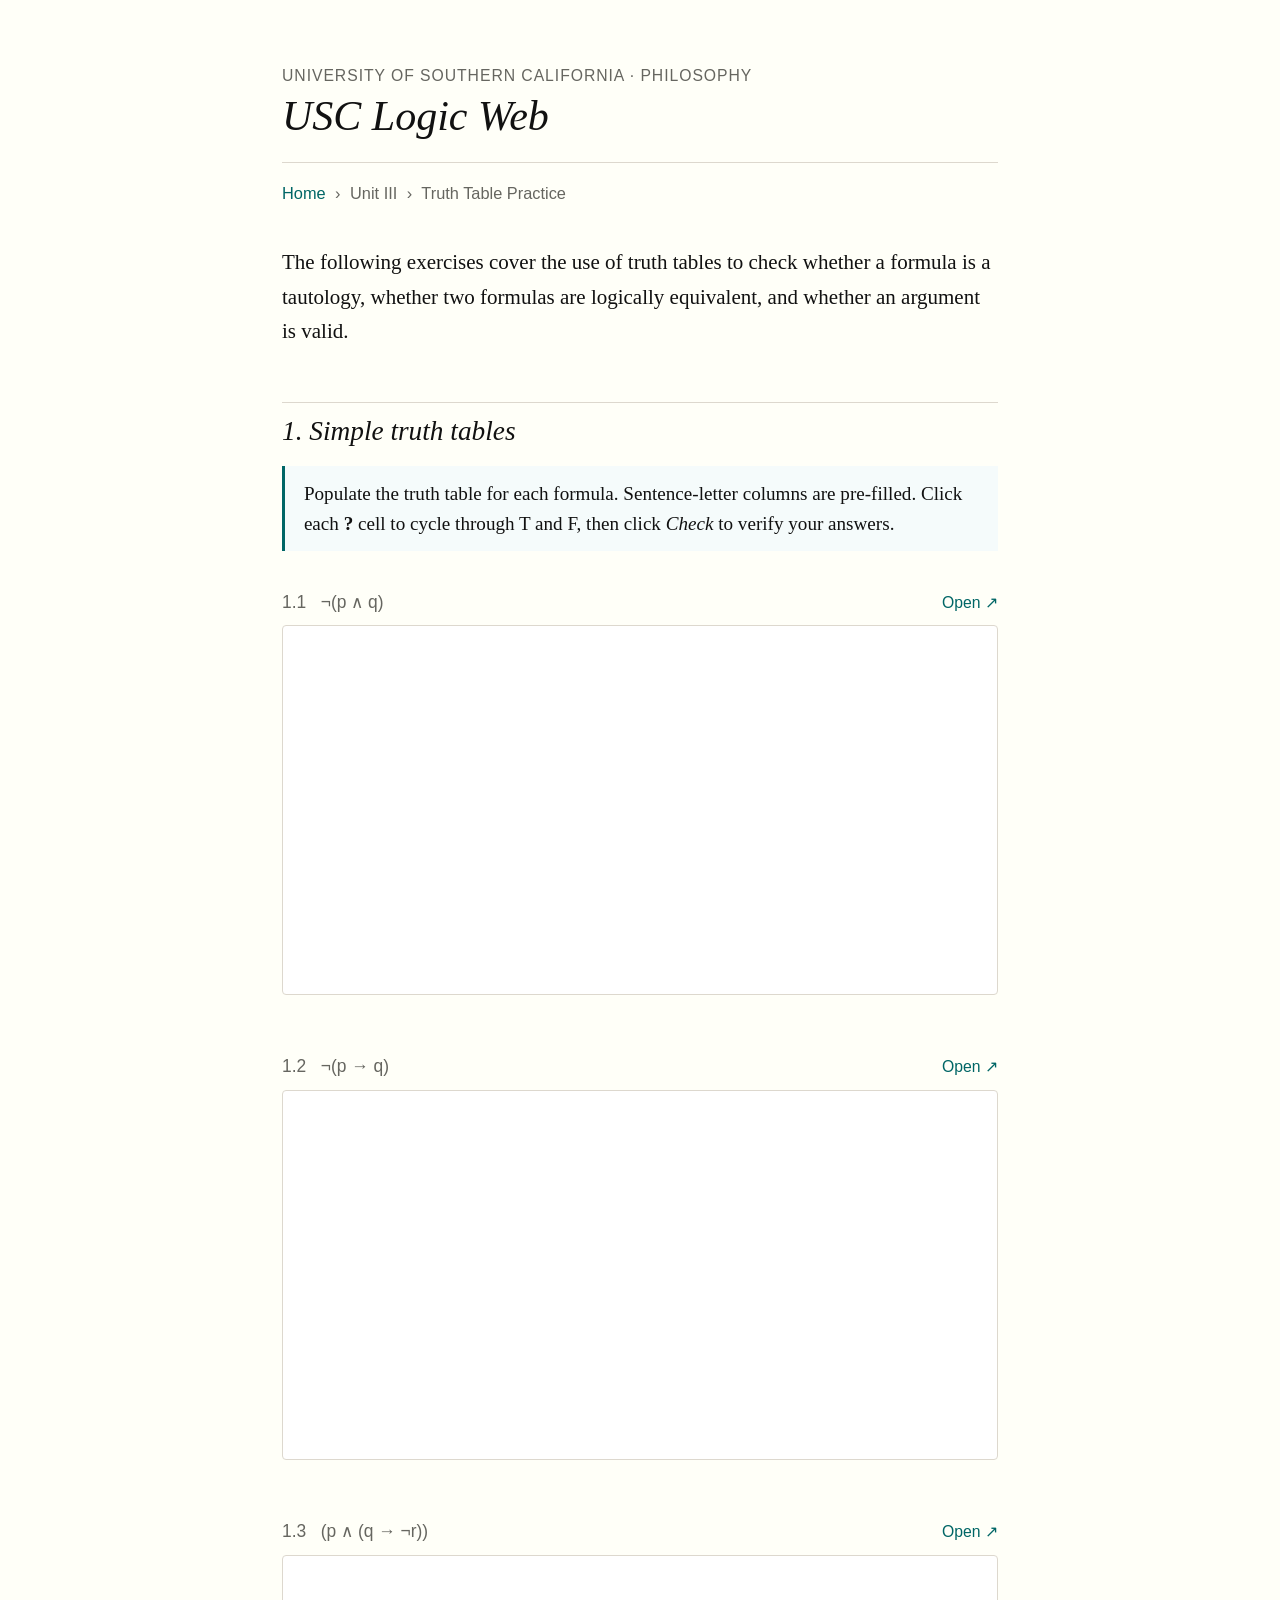
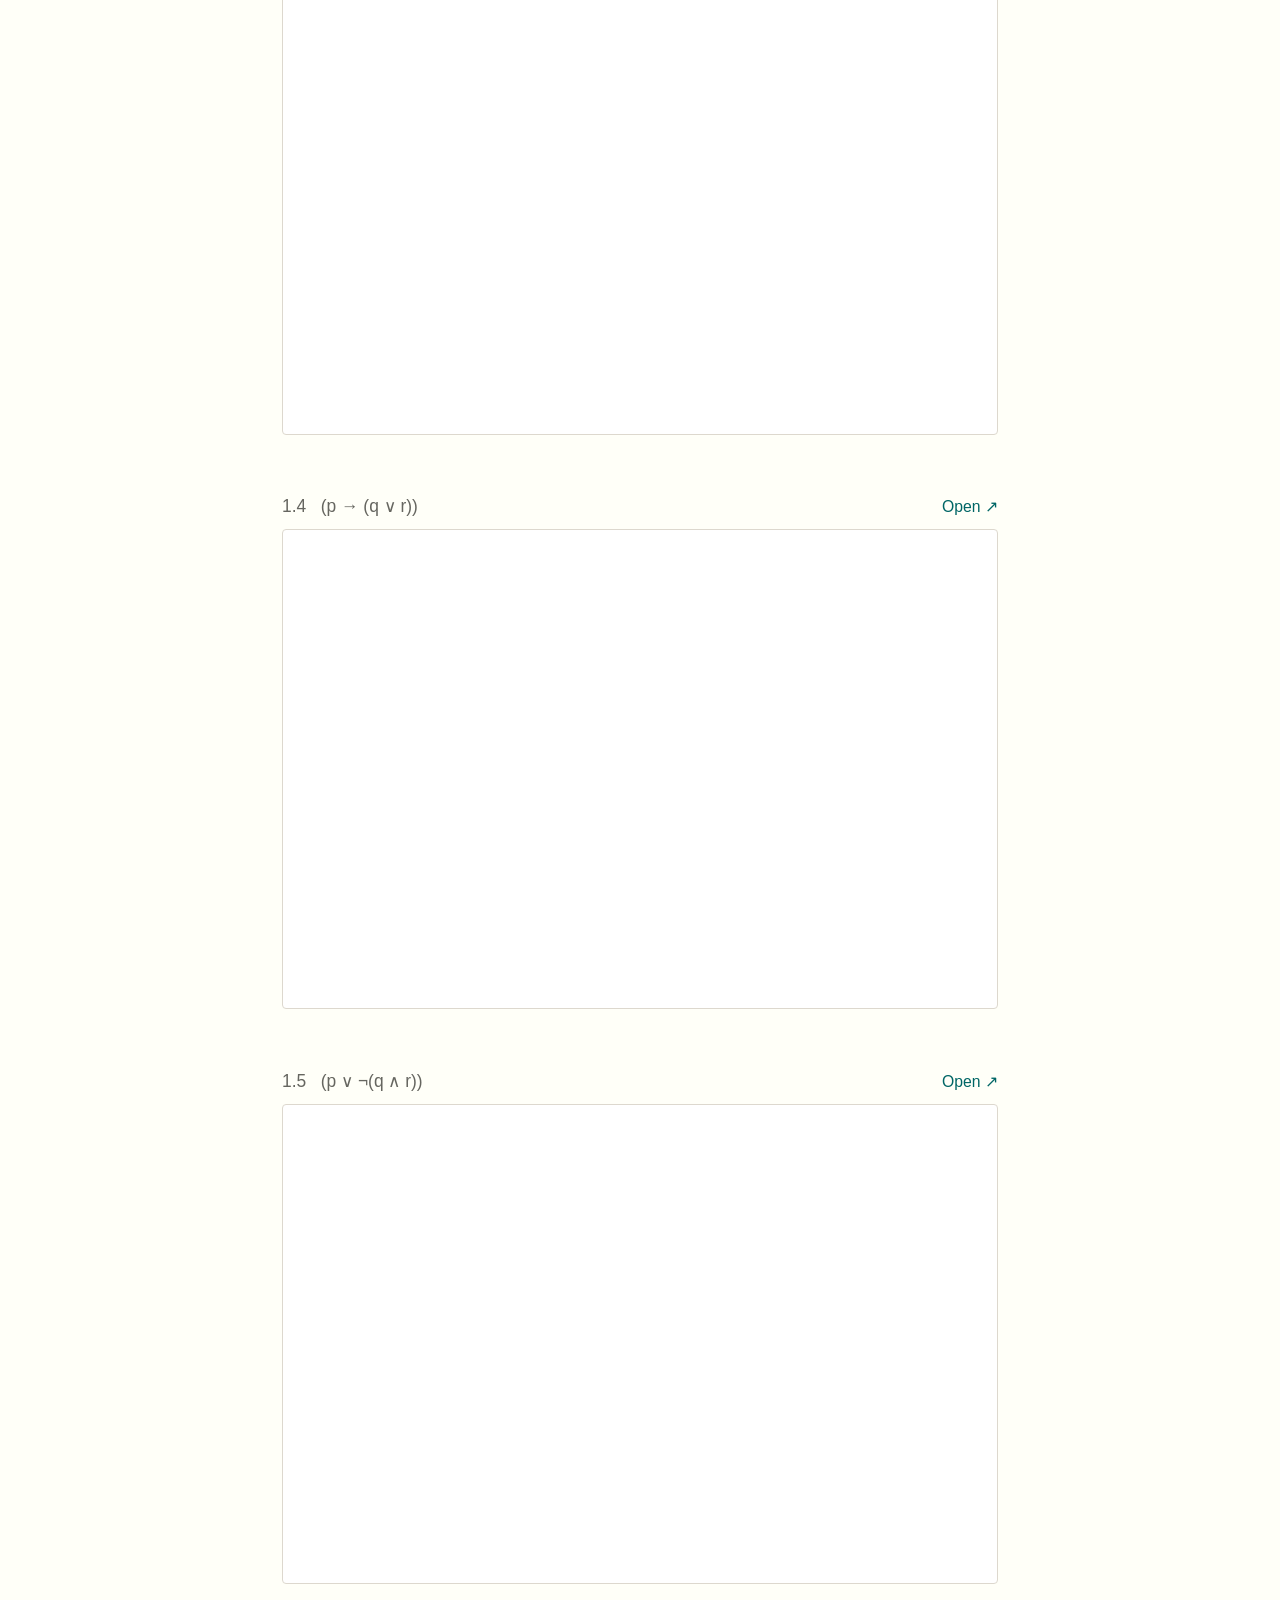
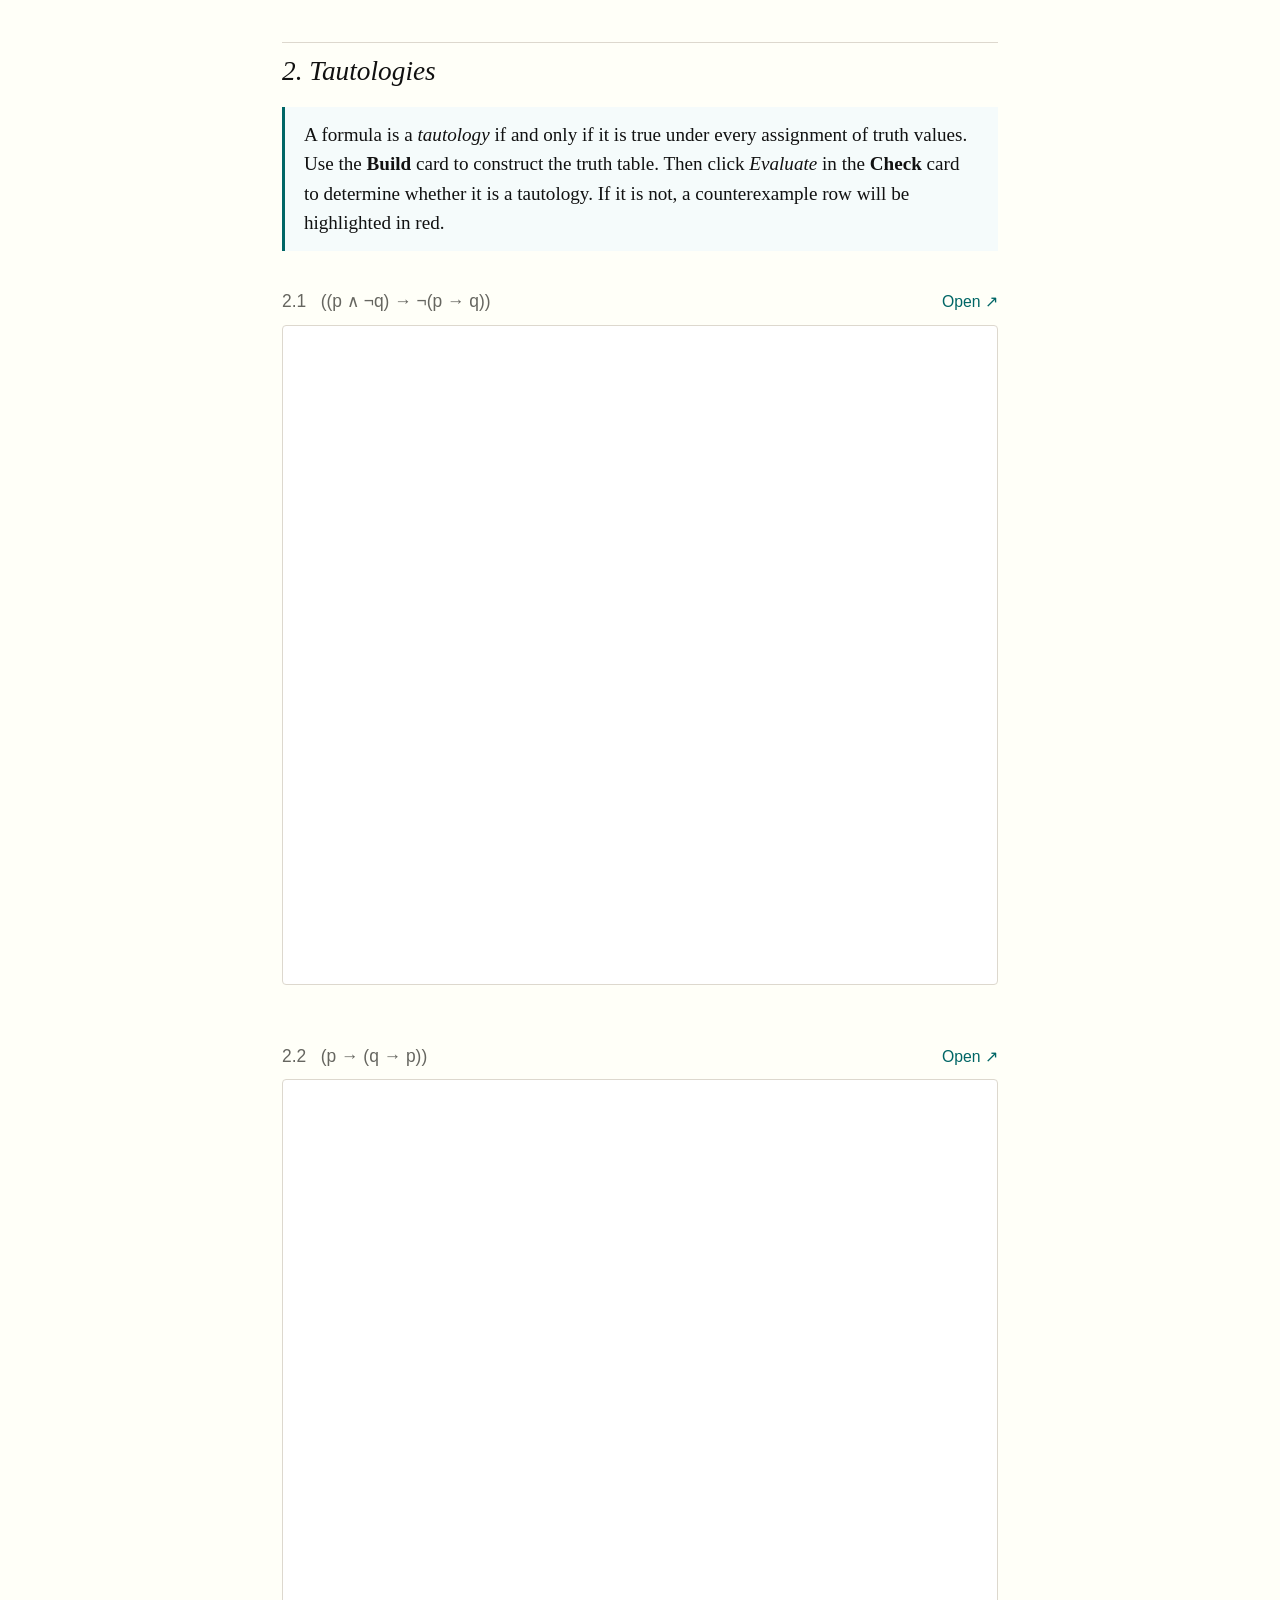
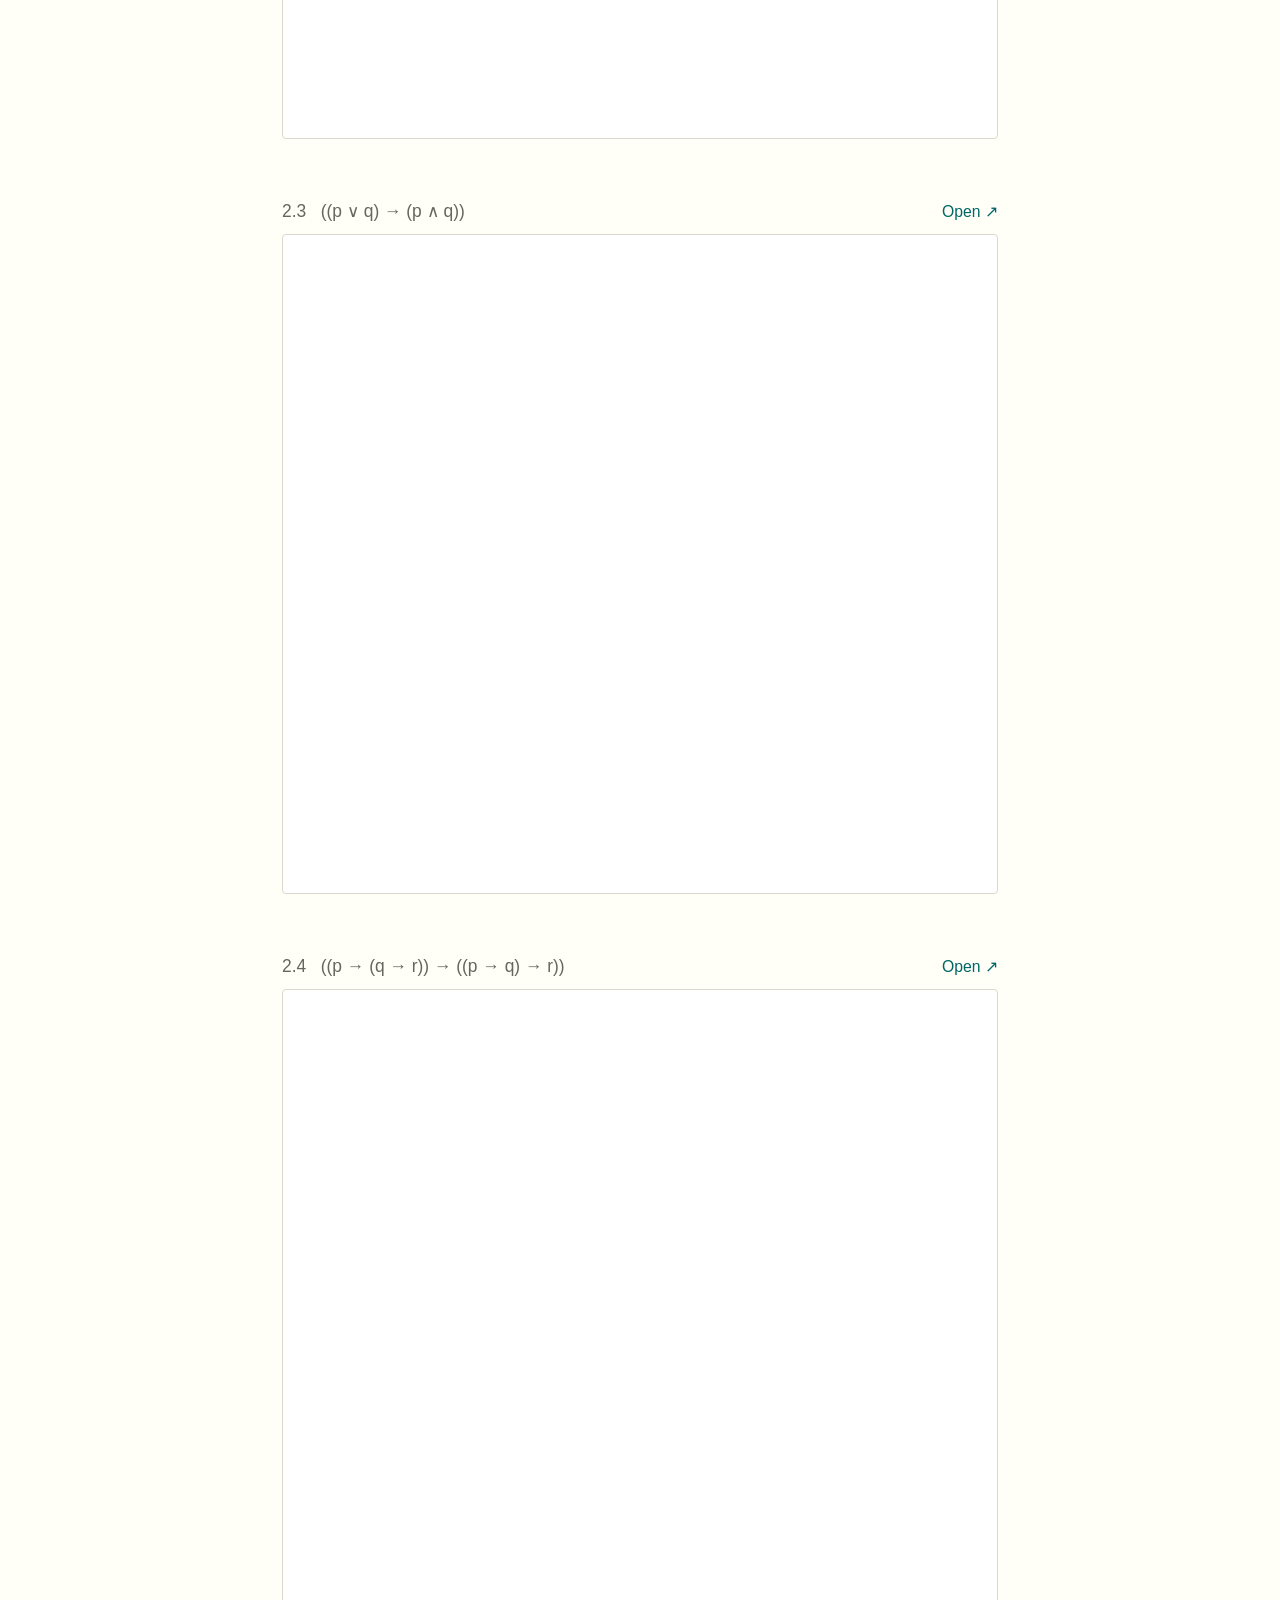
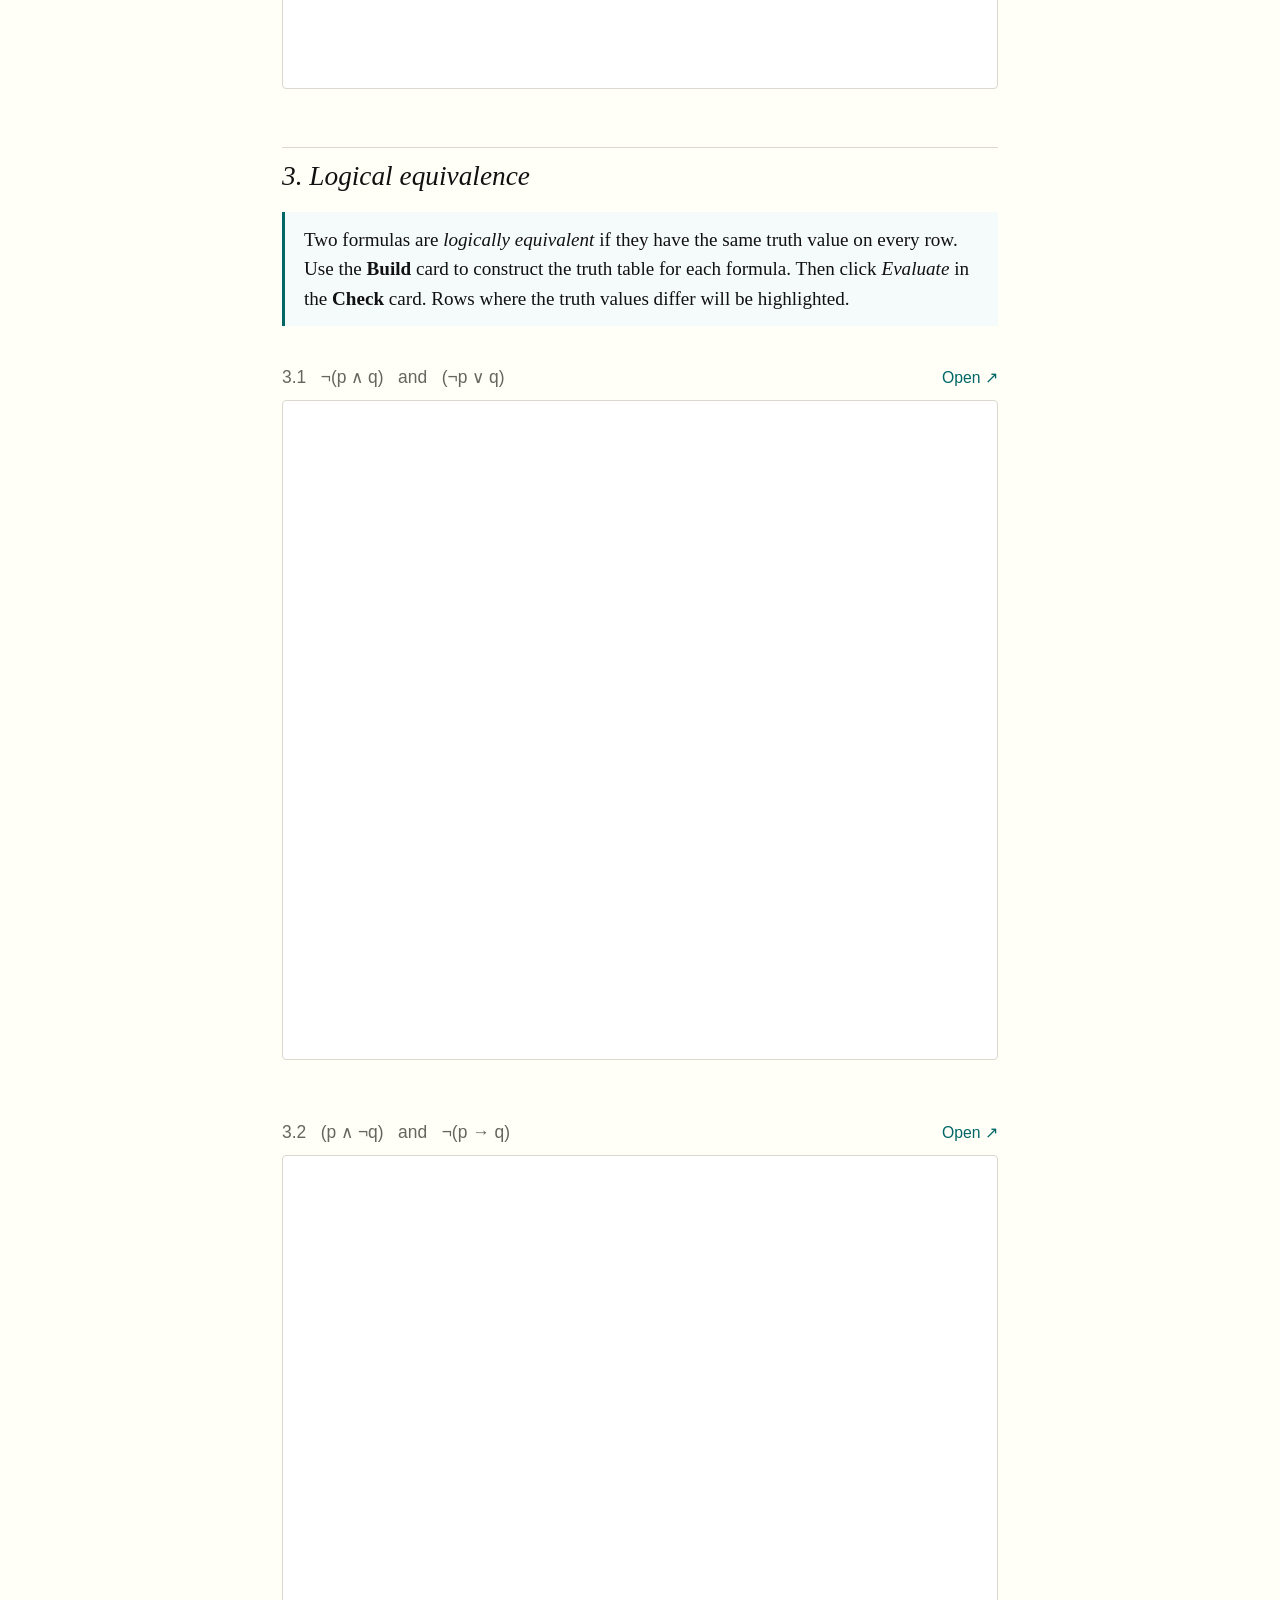
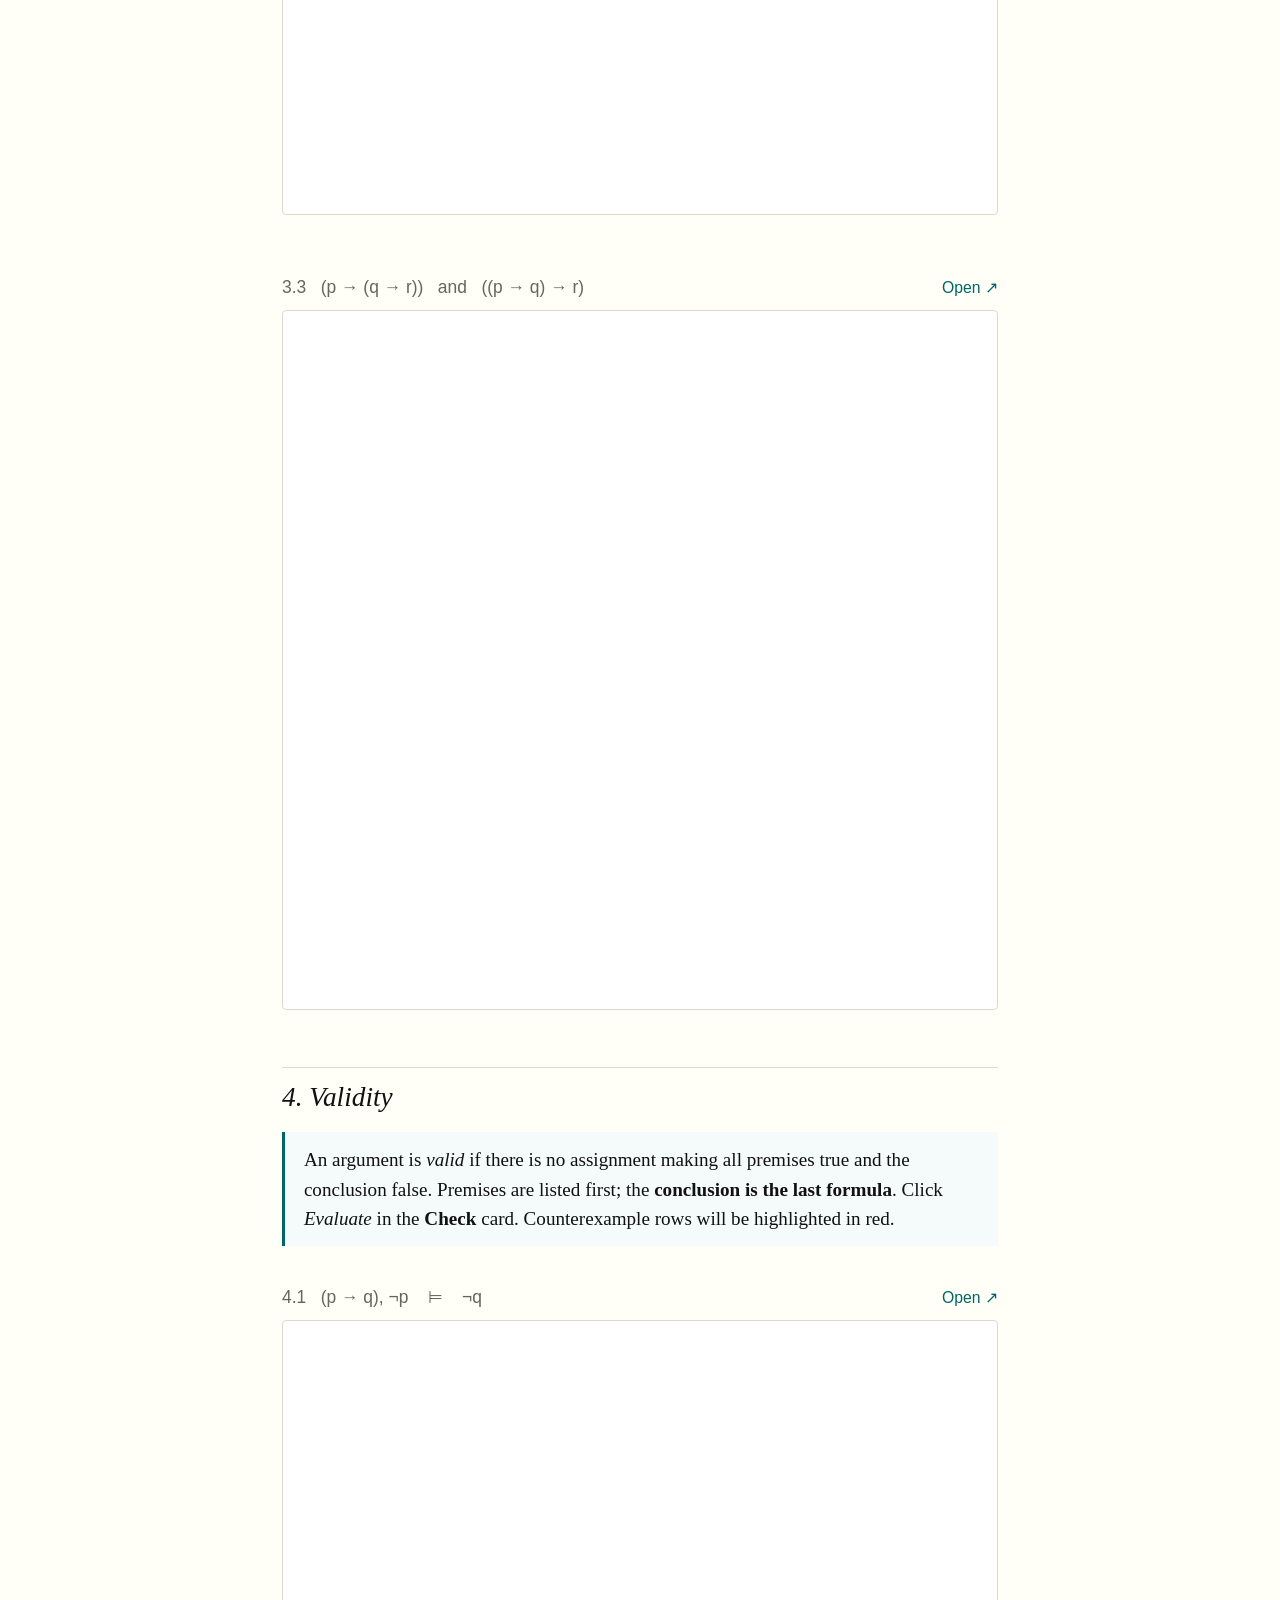
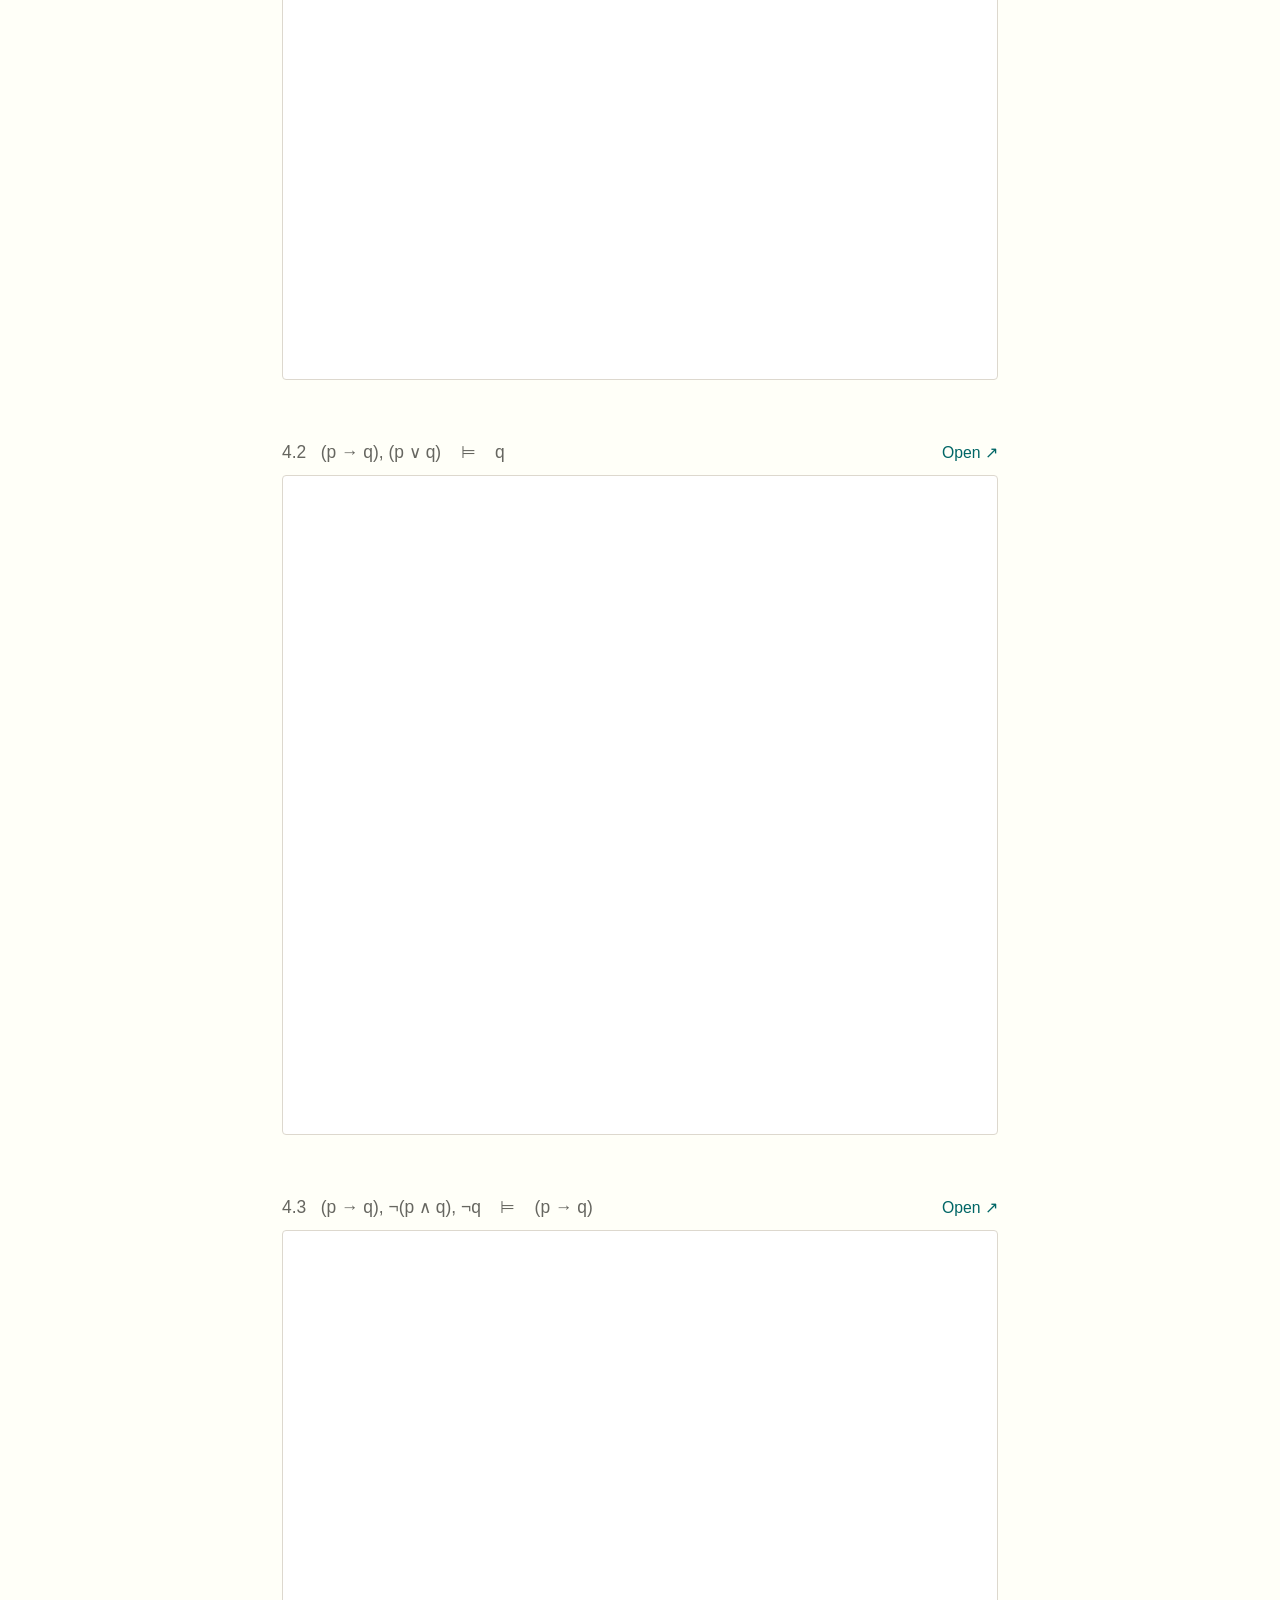
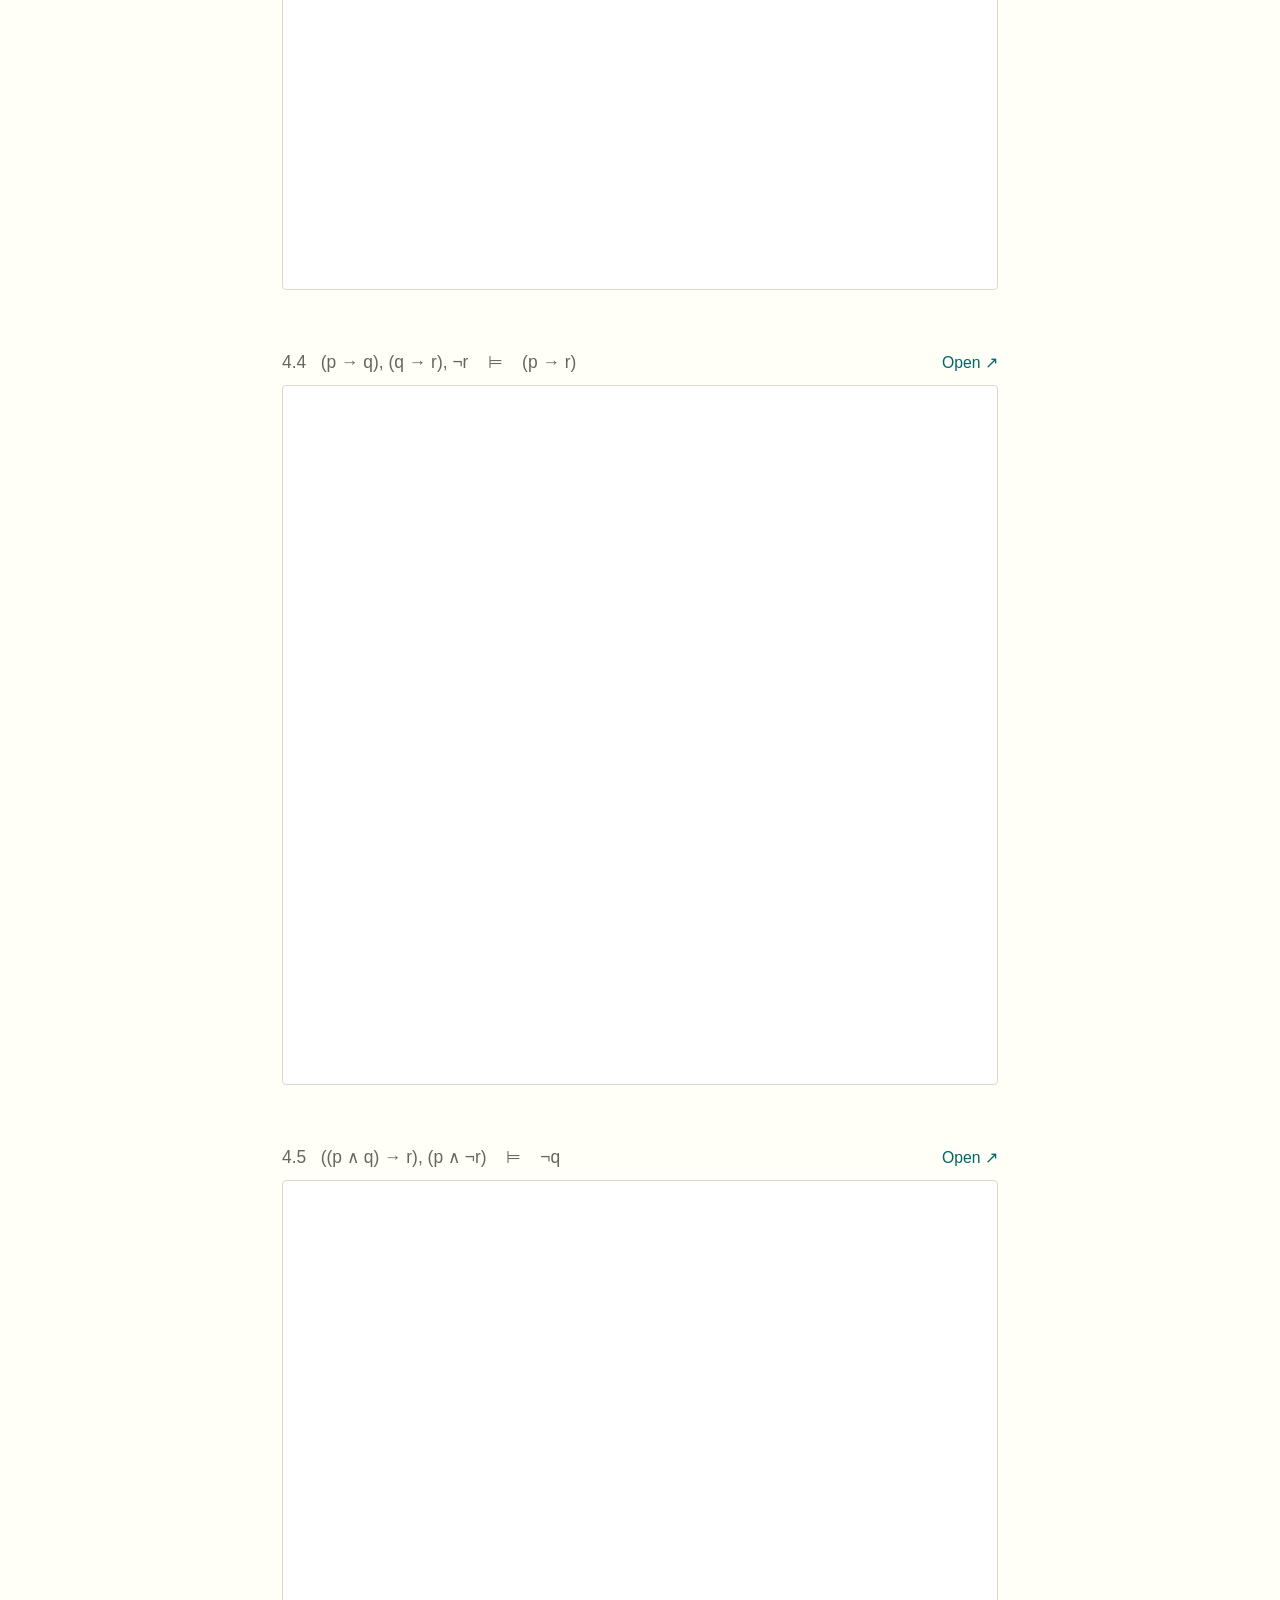
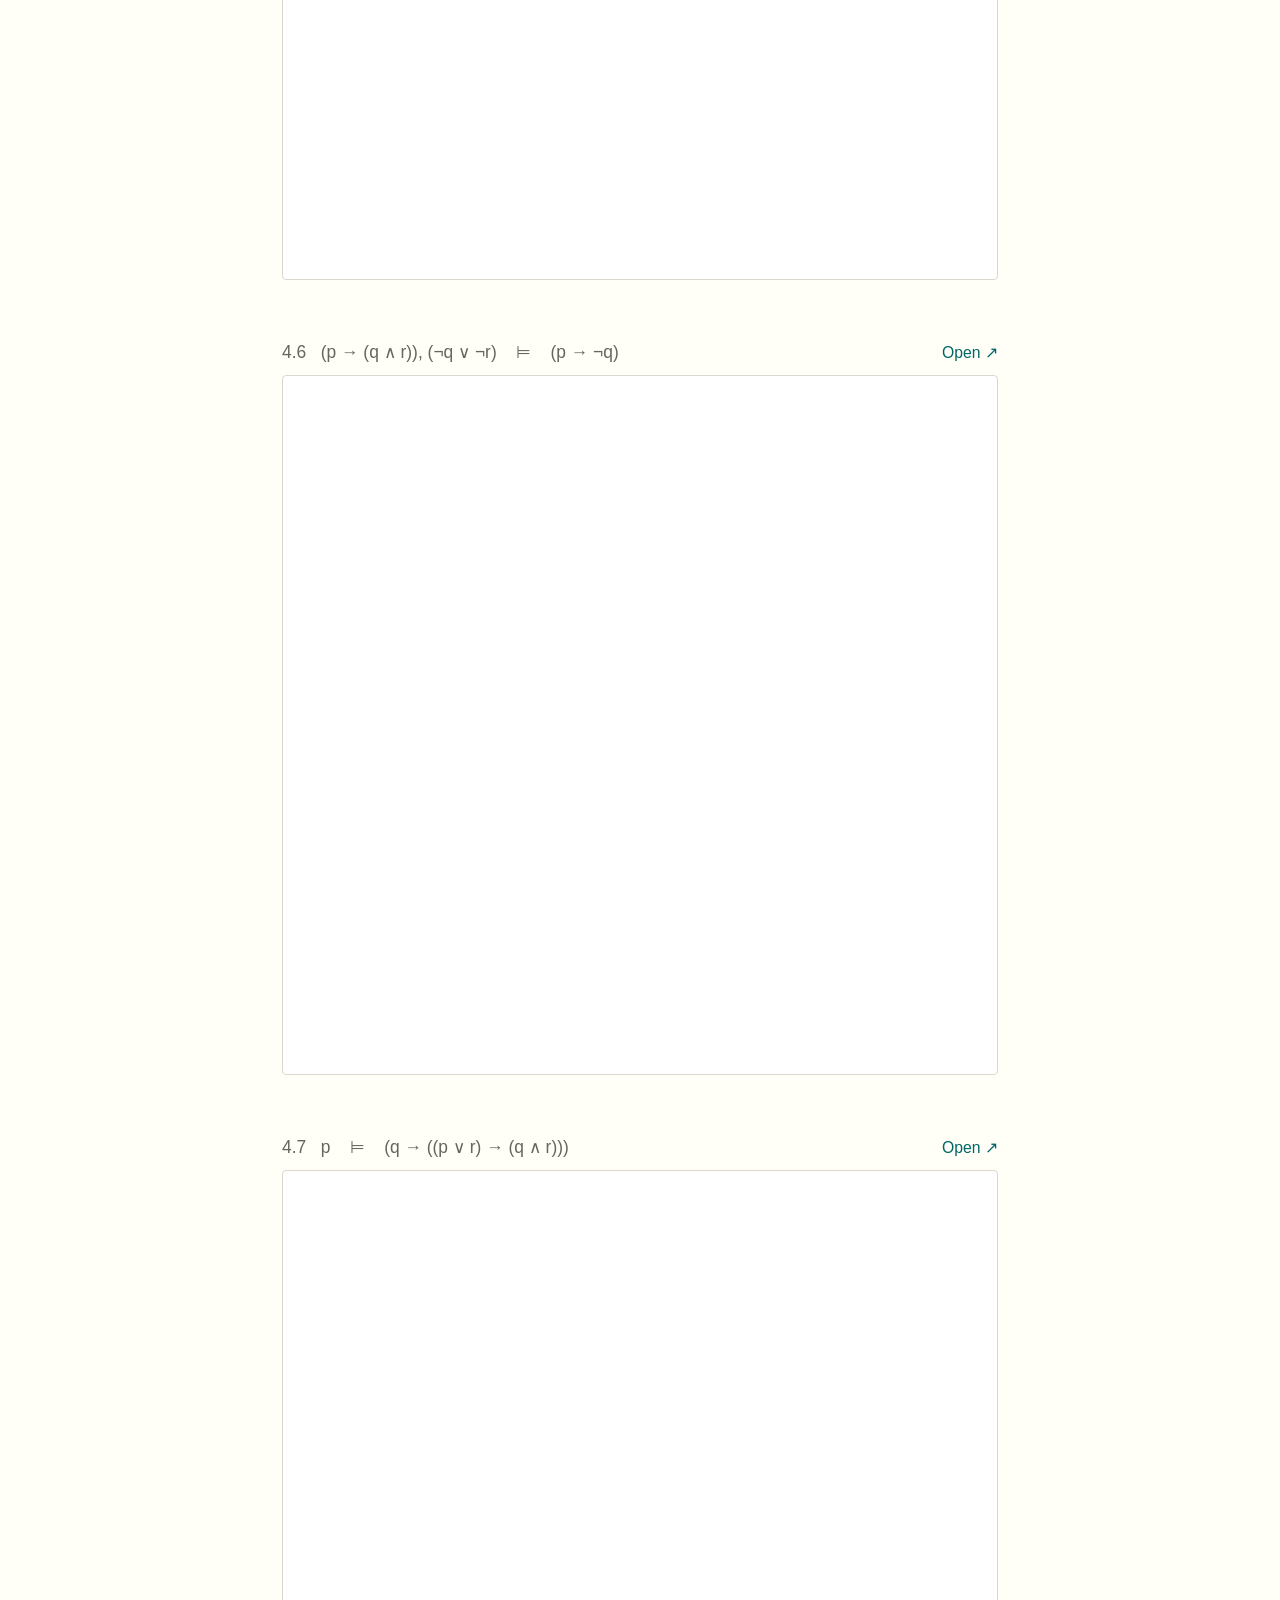
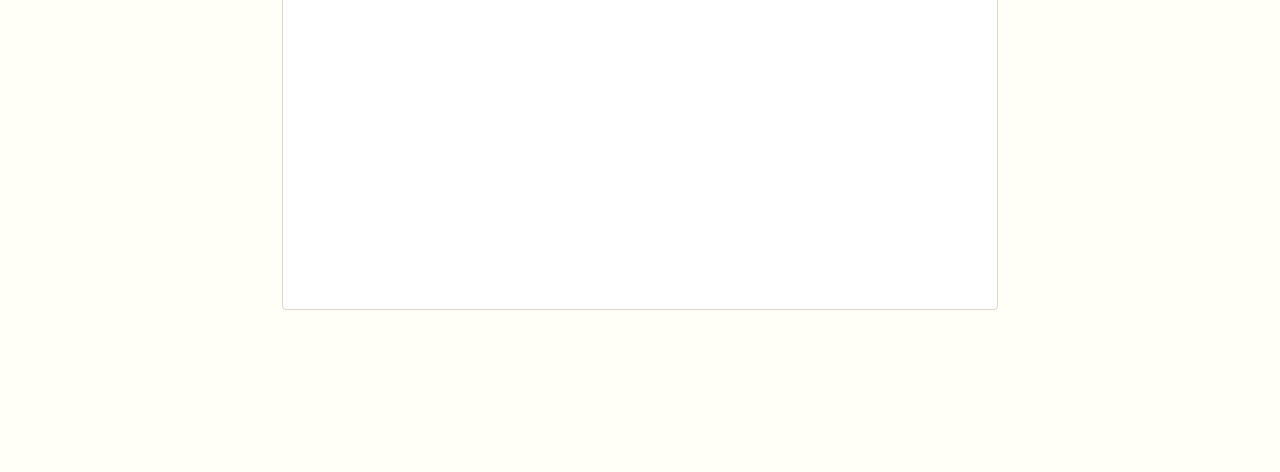
<file: unit-iii/practice-truth-tables.html>
<!DOCTYPE html>
<html lang="en">
<head>
  <meta charset="UTF-8">
  <meta name="viewport" content="width=device-width, initial-scale=1.0">
  <title>USC Logic Web &mdash; Unit III: Truth Tables</title>
  <link rel="stylesheet" href="../shared/style.css">
  <style>
    /* Exercise label row: number left, Open link right */
    .exercise-header {
      display: flex;
      justify-content: space-between;
      align-items: baseline;
      margin-bottom: 0.4rem;
    }
    .exercise-num {
      font-family: var(--font-sans);
      font-size: 0.83rem;
      color: var(--color-muted);
    }
    .open-btn {
      font-family: var(--font-sans);
      font-size: 0.75rem;
      color: var(--color-teal);
      text-decoration: none;
    }
    .open-btn:hover { text-decoration: underline; }
    .app-frame iframe {
      width: 100%;
      border: 1px solid var(--color-border);
      border-radius: 4px;
      display: block;
      background: #fff;
    }
    .exercise { margin: 0 0 2.75rem; }
  </style>
</head>
<body>

  <header class="site-header">
    <div class="course-label">University of Southern California &middot; Philosophy</div>
    <h1>USC Logic Web</h1>
  </header>

  <nav class="breadcrumb">
    <a href="../index.html">Home</a>
    <span>&rsaquo;</span>
    Unit III
    <span>&rsaquo;</span>
    Truth Table Practice
  </nav>

  <p>The following exercises cover the use of truth tables to check whether a formula is a tautology, whether two formulas are logically equivalent, and whether an argument is valid.</p>

  <!-- ══════════════════════════════════════════════════════
       SECTION 1 — Simple truth tables
       ══════════════════════════════════════════════════════ -->
  <h2>1. Simple truth tables</h2>

  <div class="instructions">
    Populate the truth table for each formula. Sentence-letter columns are pre-filled.
    Click each <strong>?</strong> cell to cycle through T and F, then click <em>Check</em> to verify your answers.
  </div>

  <div class="exercise">
    <div class="exercise-header">
      <span class="exercise-num">1.1 &nbsp; &#x00AC;(p &and; q)</span>
      <a class="open-btn" target="_blank" href="https://gabriel-uzquiano.github.io/prop-truth-table/?card=table#v1:eyJidWlsZCI6IsKsKHAg4oinIHEpIn0=">Open &nearr;</a>
    </div>
    <div class="app-frame">
      <iframe src="https://gabriel-uzquiano.github.io/prop-truth-table/?card=table&amp;v=2#v1:eyJidWlsZCI6IsKsKHAg4oinIHEpIn0=" height="370" loading="lazy" allow="fullscreen" title="1.1 truth table"></iframe>
    </div>
  </div>

  <div class="exercise">
    <div class="exercise-header">
      <span class="exercise-num">1.2 &nbsp; &#x00AC;(p &rarr; q)</span>
      <a class="open-btn" target="_blank" href="https://gabriel-uzquiano.github.io/prop-truth-table/?card=table#v1:eyJidWlsZCI6IsKsKHAg4oaSIHEpIn0=">Open &nearr;</a>
    </div>
    <div class="app-frame">
      <iframe src="https://gabriel-uzquiano.github.io/prop-truth-table/?card=table&amp;v=2#v1:eyJidWlsZCI6IsKsKHAg4oaSIHEpIn0=" height="370" loading="lazy" allow="fullscreen" title="1.2 truth table"></iframe>
    </div>
  </div>

  <div class="exercise">
    <div class="exercise-header">
      <span class="exercise-num">1.3 &nbsp; (p &and; (q &rarr; &#x00AC;r))</span>
      <a class="open-btn" target="_blank" href="https://gabriel-uzquiano.github.io/prop-truth-table/?card=table#v1:eyJidWlsZCI6IihwIOKIpyAocSDihpIgwqxyKSkifQ==">Open &nearr;</a>
    </div>
    <div class="app-frame">
      <iframe src="https://gabriel-uzquiano.github.io/prop-truth-table/?card=table&amp;v=2#v1:eyJidWlsZCI6IihwIOKIpyAocSDihpIgwqxyKSkifQ==" height="480" loading="lazy" allow="fullscreen" title="1.3 truth table"></iframe>
    </div>
  </div>

  <div class="exercise">
    <div class="exercise-header">
      <span class="exercise-num">1.4 &nbsp; (p &rarr; (q &or; r))</span>
      <a class="open-btn" target="_blank" href="https://gabriel-uzquiano.github.io/prop-truth-table/?card=table#v1:eyJidWlsZCI6IihwIOKGkiAocSDiiKggcikpIn0=">Open &nearr;</a>
    </div>
    <div class="app-frame">
      <iframe src="https://gabriel-uzquiano.github.io/prop-truth-table/?card=table&amp;v=2#v1:eyJidWlsZCI6IihwIOKGkiAocSDiiKggcikpIn0=" height="480" loading="lazy" allow="fullscreen" title="1.4 truth table"></iframe>
    </div>
  </div>

  <div class="exercise">
    <div class="exercise-header">
      <span class="exercise-num">1.5 &nbsp; (p &or; &#x00AC;(q &and; r))</span>
      <a class="open-btn" target="_blank" href="https://gabriel-uzquiano.github.io/prop-truth-table/?card=table#v1:eyJidWlsZCI6IihwIOKIqCDCrChxIOKIpyByKSkifQ==">Open &nearr;</a>
    </div>
    <div class="app-frame">
      <iframe src="https://gabriel-uzquiano.github.io/prop-truth-table/?card=table&amp;v=2#v1:eyJidWlsZCI6IihwIOKIqCDCrChxIOKIpyByKSkifQ==" height="480" loading="lazy" allow="fullscreen" title="1.5 truth table"></iframe>
    </div>
  </div>

  <!-- ══════════════════════════════════════════════════════
       SECTION 2 — Tautologies
       ══════════════════════════════════════════════════════ -->
  <h2>2. Tautologies</h2>

  <div class="instructions">
    A formula is a <em>tautology</em> if and only if it is true under every assignment of truth values.
    Use the <strong>Build</strong> card to construct the truth table. Then click <em>Evaluate</em>
    in the <strong>Check</strong> card to determine whether it is a tautology.
    If it is not, a counterexample row will be highlighted in red.
  </div>

  <div class="exercise">
    <div class="exercise-header">
      <span class="exercise-num">2.1 &nbsp; ((p &and; &#x00AC;q) &rarr; &#x00AC;(p &rarr; q))</span>
      <a class="open-btn" target="_blank" href="https://gabriel-uzquiano.github.io/prop-truth-table/?mode=tautology#v1:eyJmb3JtdWxhcyI6WyIoKHAg4oinIMKscSkg4oaSIMKsKHAg4oaSIHEpKSJdfQ==">Open &nearr;</a>
    </div>
    <div class="app-frame">
      <iframe src="https://gabriel-uzquiano.github.io/prop-truth-table/?mode=tautology&amp;v=2#v1:eyJmb3JtdWxhcyI6WyIoKHAg4oinIMKscSkg4oaSIMKsKHAg4oaSIHEpKSJdfQ==" height="660" loading="lazy" allow="fullscreen" title="2.1 tautology check"></iframe>
    </div>
  </div>

  <div class="exercise">
    <div class="exercise-header">
      <span class="exercise-num">2.2 &nbsp; (p &rarr; (q &rarr; p))</span>
      <a class="open-btn" target="_blank" href="https://gabriel-uzquiano.github.io/prop-truth-table/?mode=tautology#v1:eyJmb3JtdWxhcyI6WyIocCDihpIgKHEg4oaSIHApKSJdfQ==">Open &nearr;</a>
    </div>
    <div class="app-frame">
      <iframe src="https://gabriel-uzquiano.github.io/prop-truth-table/?mode=tautology&amp;v=2#v1:eyJmb3JtdWxhcyI6WyIocCDihpIgKHEg4oaSIHApKSJdfQ==" height="660" loading="lazy" allow="fullscreen" title="2.2 tautology check"></iframe>
    </div>
  </div>

  <div class="exercise">
    <div class="exercise-header">
      <span class="exercise-num">2.3 &nbsp; ((p &or; q) &rarr; (p &and; q))</span>
      <a class="open-btn" target="_blank" href="https://gabriel-uzquiano.github.io/prop-truth-table/?mode=tautology#v1:eyJmb3JtdWxhcyI6WyIoKHAg4oioIHEpIOKGkiAocCDiiKcgcSkpIl19">Open &nearr;</a>
    </div>
    <div class="app-frame">
      <iframe src="https://gabriel-uzquiano.github.io/prop-truth-table/?mode=tautology&amp;v=2#v1:eyJmb3JtdWxhcyI6WyIoKHAg4oioIHEpIOKGkiAocCDiiKcgcSkpIl19" height="660" loading="lazy" allow="fullscreen" title="2.3 tautology check"></iframe>
    </div>
  </div>

  <div class="exercise">
    <div class="exercise-header">
      <span class="exercise-num">2.4 &nbsp; ((p &rarr; (q &rarr; r)) &rarr; ((p &rarr; q) &rarr; r))</span>
      <a class="open-btn" target="_blank" href="https://gabriel-uzquiano.github.io/prop-truth-table/?mode=tautology#v1:eyJmb3JtdWxhcyI6WyIoKHAg4oaSIChxIOKGkiByKSkg4oaSICgocCDihpIgcSkg4oaSIHIpKSJdfQ==">Open &nearr;</a>
    </div>
    <div class="app-frame">
      <iframe src="https://gabriel-uzquiano.github.io/prop-truth-table/?mode=tautology&amp;v=2#v1:eyJmb3JtdWxhcyI6WyIoKHAg4oaSIChxIOKGkiByKSkg4oaSICgocCDihpIgcSkg4oaSIHIpKSJdfQ==" height="700" loading="lazy" allow="fullscreen" title="2.4 tautology check"></iframe>
    </div>
  </div>

  <!-- ══════════════════════════════════════════════════════
       SECTION 3 — Equivalence
       ══════════════════════════════════════════════════════ -->
  <h2>3. Logical equivalence</h2>

  <div class="instructions">
    Two formulas are <em>logically equivalent</em> if they have the same truth value on every row.
    Use the <strong>Build</strong> card to construct the truth table for each formula. Then click
    <em>Evaluate</em> in the <strong>Check</strong> card. Rows where the truth values differ will be highlighted.
  </div>

  <div class="exercise">
    <div class="exercise-header">
      <span class="exercise-num">3.1 &nbsp; &#x00AC;(p &and; q) &nbsp; and &nbsp; (&#x00AC;p &or; q)</span>
      <a class="open-btn" target="_blank" href="https://gabriel-uzquiano.github.io/prop-truth-table/?mode=equivalence#v1:eyJmb3JtdWxhcyI6WyLCrChwIOKIpyBxKSIsIijCrHAg4oioIHEpIl19">Open &nearr;</a>
    </div>
    <div class="app-frame">
      <iframe src="https://gabriel-uzquiano.github.io/prop-truth-table/?mode=equivalence&amp;v=2#v1:eyJmb3JtdWxhcyI6WyLCrChwIOKIpyBxKSIsIijCrHAg4oioIHEpIl19" height="660" loading="lazy" allow="fullscreen" title="3.1 equivalence check"></iframe>
    </div>
  </div>

  <div class="exercise">
    <div class="exercise-header">
      <span class="exercise-num">3.2 &nbsp; (p &and; &#x00AC;q) &nbsp; and &nbsp; &#x00AC;(p &rarr; q)</span>
      <a class="open-btn" target="_blank" href="https://gabriel-uzquiano.github.io/prop-truth-table/?mode=equivalence#v1:eyJmb3JtdWxhcyI6WyIocCDiiKcgwqxxKSIsIsKsKHAg4oaSIHEpIl19">Open &nearr;</a>
    </div>
    <div class="app-frame">
      <iframe src="https://gabriel-uzquiano.github.io/prop-truth-table/?mode=equivalence&amp;v=2#v1:eyJmb3JtdWxhcyI6WyIocCDiiKcgwqxxKSIsIsKsKHAg4oaSIHEpIl19" height="660" loading="lazy" allow="fullscreen" title="3.2 equivalence check"></iframe>
    </div>
  </div>

  <div class="exercise">
    <div class="exercise-header">
      <span class="exercise-num">3.3 &nbsp; (p &rarr; (q &rarr; r)) &nbsp; and &nbsp; ((p &rarr; q) &rarr; r)</span>
      <a class="open-btn" target="_blank" href="https://gabriel-uzquiano.github.io/prop-truth-table/?mode=equivalence#v1:eyJmb3JtdWxhcyI6WyIocCDihpIgKHEg4oaSIHIpKSIsIigocCDihpIgcSkg4oaSIHIpIl19">Open &nearr;</a>
    </div>
    <div class="app-frame">
      <iframe src="https://gabriel-uzquiano.github.io/prop-truth-table/?mode=equivalence&amp;v=2#v1:eyJmb3JtdWxhcyI6WyIocCDihpIgKHEg4oaSIHIpKSIsIigocCDihpIgcSkg4oaSIHIpIl19" height="700" loading="lazy" allow="fullscreen" title="3.3 equivalence check"></iframe>
    </div>
  </div>

  <!-- ══════════════════════════════════════════════════════
       SECTION 4 — Validity
       ══════════════════════════════════════════════════════ -->
  <h2>4. Validity</h2>

  <div class="instructions">
    An argument is <em>valid</em> if there is no assignment making all premises true and the conclusion false.
    Premises are listed first; the <strong>conclusion is the last formula</strong>.
    Click <em>Evaluate</em> in the <strong>Check</strong> card. Counterexample rows will be highlighted in red.
  </div>

  <div class="exercise">
    <div class="exercise-header">
      <span class="exercise-num">4.1 &nbsp; (p &rarr; q), &#x00AC;p &nbsp;&nbsp; &#x22a8; &nbsp;&nbsp; &#x00AC;q</span>
      <a class="open-btn" target="_blank" href="https://gabriel-uzquiano.github.io/prop-truth-table/?mode=validity#v1:eyJmb3JtdWxhcyI6WyIocCDihpIgcSkiLCLCrHAiLCLCrHEiXX0=">Open &nearr;</a>
    </div>
    <div class="app-frame">
      <iframe src="https://gabriel-uzquiano.github.io/prop-truth-table/?mode=validity&amp;v=2#v1:eyJmb3JtdWxhcyI6WyIocCDihpIgcSkiLCLCrHAiLCLCrHEiXX0=" height="660" loading="lazy" allow="fullscreen" title="4.1 validity check"></iframe>
    </div>
  </div>

  <div class="exercise">
    <div class="exercise-header">
      <span class="exercise-num">4.2 &nbsp; (p &rarr; q), (p &or; q) &nbsp;&nbsp; &#x22a8; &nbsp;&nbsp; q</span>
      <a class="open-btn" target="_blank" href="https://gabriel-uzquiano.github.io/prop-truth-table/?mode=validity#v1:eyJmb3JtdWxhcyI6WyIocCDihpIgcSkiLCIocCDiiKggcSkiLCJxIl19">Open &nearr;</a>
    </div>
    <div class="app-frame">
      <iframe src="https://gabriel-uzquiano.github.io/prop-truth-table/?mode=validity&amp;v=2#v1:eyJmb3JtdWxhcyI6WyIocCDihpIgcSkiLCIocCDiiKggcSkiLCJxIl19" height="660" loading="lazy" allow="fullscreen" title="4.2 validity check"></iframe>
    </div>
  </div>

  <div class="exercise">
    <div class="exercise-header">
      <span class="exercise-num">4.3 &nbsp; (p &rarr; q), &#x00AC;(p &and; q), &#x00AC;q &nbsp;&nbsp; &#x22a8; &nbsp;&nbsp; (p &rarr; q)</span>
      <a class="open-btn" target="_blank" href="https://gabriel-uzquiano.github.io/prop-truth-table/?mode=validity#v1:eyJmb3JtdWxhcyI6WyIocCDihpIgcSkiLCLCrChwIOKIpyBxKSIsIsKscSIsIihwIOKGkiBxKSJdfQ==">Open &nearr;</a>
    </div>
    <div class="app-frame">
      <iframe src="https://gabriel-uzquiano.github.io/prop-truth-table/?mode=validity&amp;v=2#v1:eyJmb3JtdWxhcyI6WyIocCDihpIgcSkiLCLCrChwIOKIpyBxKSIsIsKscSIsIihwIOKGkiBxKSJdfQ==" height="660" loading="lazy" allow="fullscreen" title="4.3 validity check"></iframe>
    </div>
  </div>

  <div class="exercise">
    <div class="exercise-header">
      <span class="exercise-num">4.4 &nbsp; (p &rarr; q), (q &rarr; r), &#x00AC;r &nbsp;&nbsp; &#x22a8; &nbsp;&nbsp; (p &rarr; r)</span>
      <a class="open-btn" target="_blank" href="https://gabriel-uzquiano.github.io/prop-truth-table/?mode=validity#v1:eyJmb3JtdWxhcyI6WyIocCDihpIgcSkiLCIocSDihpIgcikiLCLCrHIiLCIocCDihpIgcikiXX0=">Open &nearr;</a>
    </div>
    <div class="app-frame">
      <iframe src="https://gabriel-uzquiano.github.io/prop-truth-table/?mode=validity&amp;v=2#v1:eyJmb3JtdWxhcyI6WyIocCDihpIgcSkiLCIocSDihpIgcikiLCLCrHIiLCIocCDihpIgcikiXX0=" height="700" loading="lazy" allow="fullscreen" title="4.4 validity check"></iframe>
    </div>
  </div>

  <div class="exercise">
    <div class="exercise-header">
      <span class="exercise-num">4.5 &nbsp; ((p &and; q) &rarr; r), (p &and; &#x00AC;r) &nbsp;&nbsp; &#x22a8; &nbsp;&nbsp; &#x00AC;q</span>
      <a class="open-btn" target="_blank" href="https://gabriel-uzquiano.github.io/prop-truth-table/?mode=validity#v1:eyJmb3JtdWxhcyI6WyIoKHAg4oinIHEpIOKGkiByKSIsIihwIOKIpyDCrHIpIiwiwqxxIl19">Open &nearr;</a>
    </div>
    <div class="app-frame">
      <iframe src="https://gabriel-uzquiano.github.io/prop-truth-table/?mode=validity&amp;v=2#v1:eyJmb3JtdWxhcyI6WyIoKHAg4oinIHEpIOKGkiByKSIsIihwIOKIpyDCrHIpIiwiwqxxIl19" height="700" loading="lazy" allow="fullscreen" title="4.5 validity check"></iframe>
    </div>
  </div>

  <div class="exercise">
    <div class="exercise-header">
      <span class="exercise-num">4.6 &nbsp; (p &rarr; (q &and; r)), (&#x00AC;q &or; &#x00AC;r) &nbsp;&nbsp; &#x22a8; &nbsp;&nbsp; (p &rarr; &#x00AC;q)</span>
      <a class="open-btn" target="_blank" href="https://gabriel-uzquiano.github.io/prop-truth-table/?mode=validity#v1:eyJmb3JtdWxhcyI6WyIocCDihpIgKHEg4oinIHIpKSIsIijCrHEg4oioIMKscikiLCIocCDihpIgwqxxKSJdfQ==">Open &nearr;</a>
    </div>
    <div class="app-frame">
      <iframe src="https://gabriel-uzquiano.github.io/prop-truth-table/?mode=validity&amp;v=2#v1:eyJmb3JtdWxhcyI6WyIocCDihpIgKHEg4oinIHIpKSIsIijCrHEg4oioIMKscikiLCIocCDihpIgwqxxKSJdfQ==" height="700" loading="lazy" allow="fullscreen" title="4.6 validity check"></iframe>
    </div>
  </div>

  <div class="exercise">
    <div class="exercise-header">
      <span class="exercise-num">4.7 &nbsp; p &nbsp;&nbsp; &#x22a8; &nbsp;&nbsp; (q &rarr; ((p &or; r) &rarr; (q &and; r)))</span>
      <a class="open-btn" target="_blank" href="https://gabriel-uzquiano.github.io/prop-truth-table/?mode=validity#v1:eyJmb3JtdWxhcyI6WyJwIiwiKHEg4oaSICgocCDiiKggcikg4oaSIChxIOKIpyByKSkpIl19">Open &nearr;</a>
    </div>
    <div class="app-frame">
      <iframe src="https://gabriel-uzquiano.github.io/prop-truth-table/?mode=validity&amp;v=2#v1:eyJmb3JtdWxhcyI6WyJwIiwiKHEg4oaSICgocCDiiKggcikg4oaSIChxIOKIpyByKSkpIl19" height="740" loading="lazy" allow="fullscreen" title="4.7 validity check"></iframe>
    </div>
  </div>

</body>
</html>
</file>
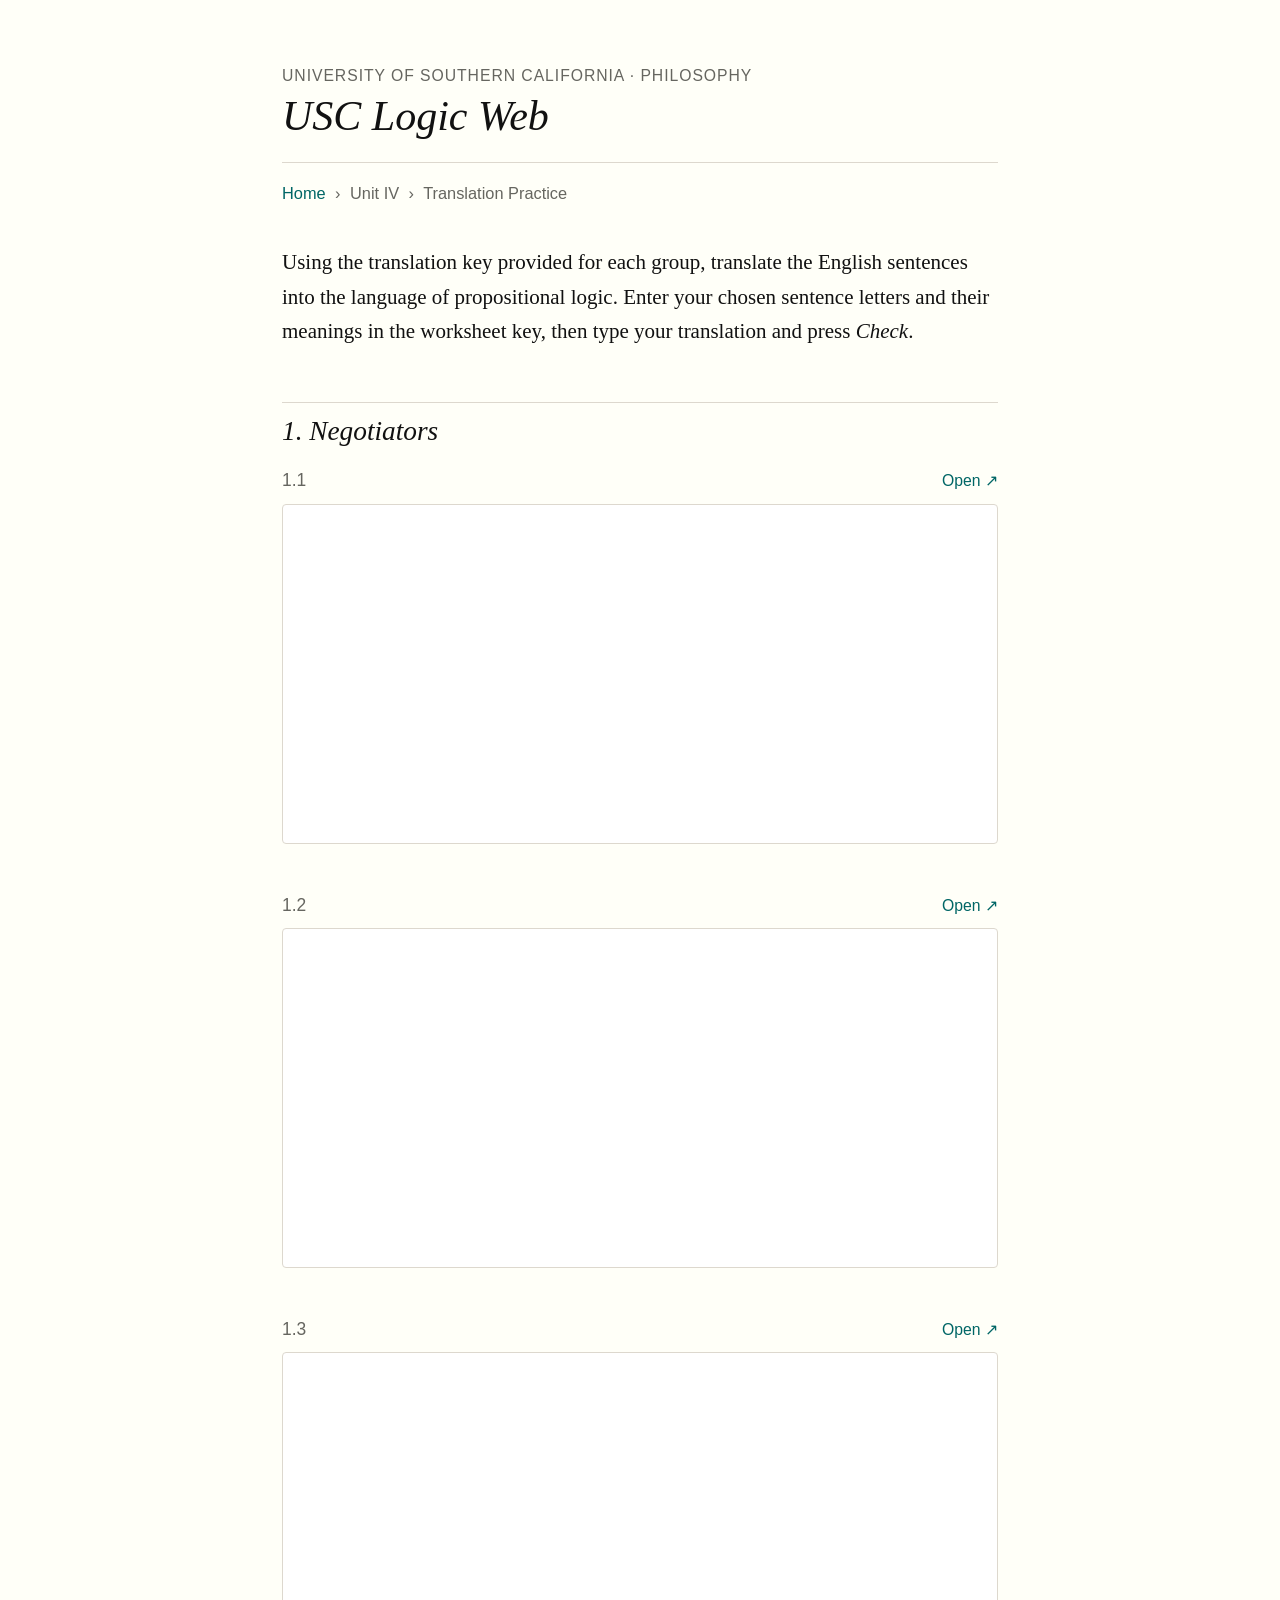
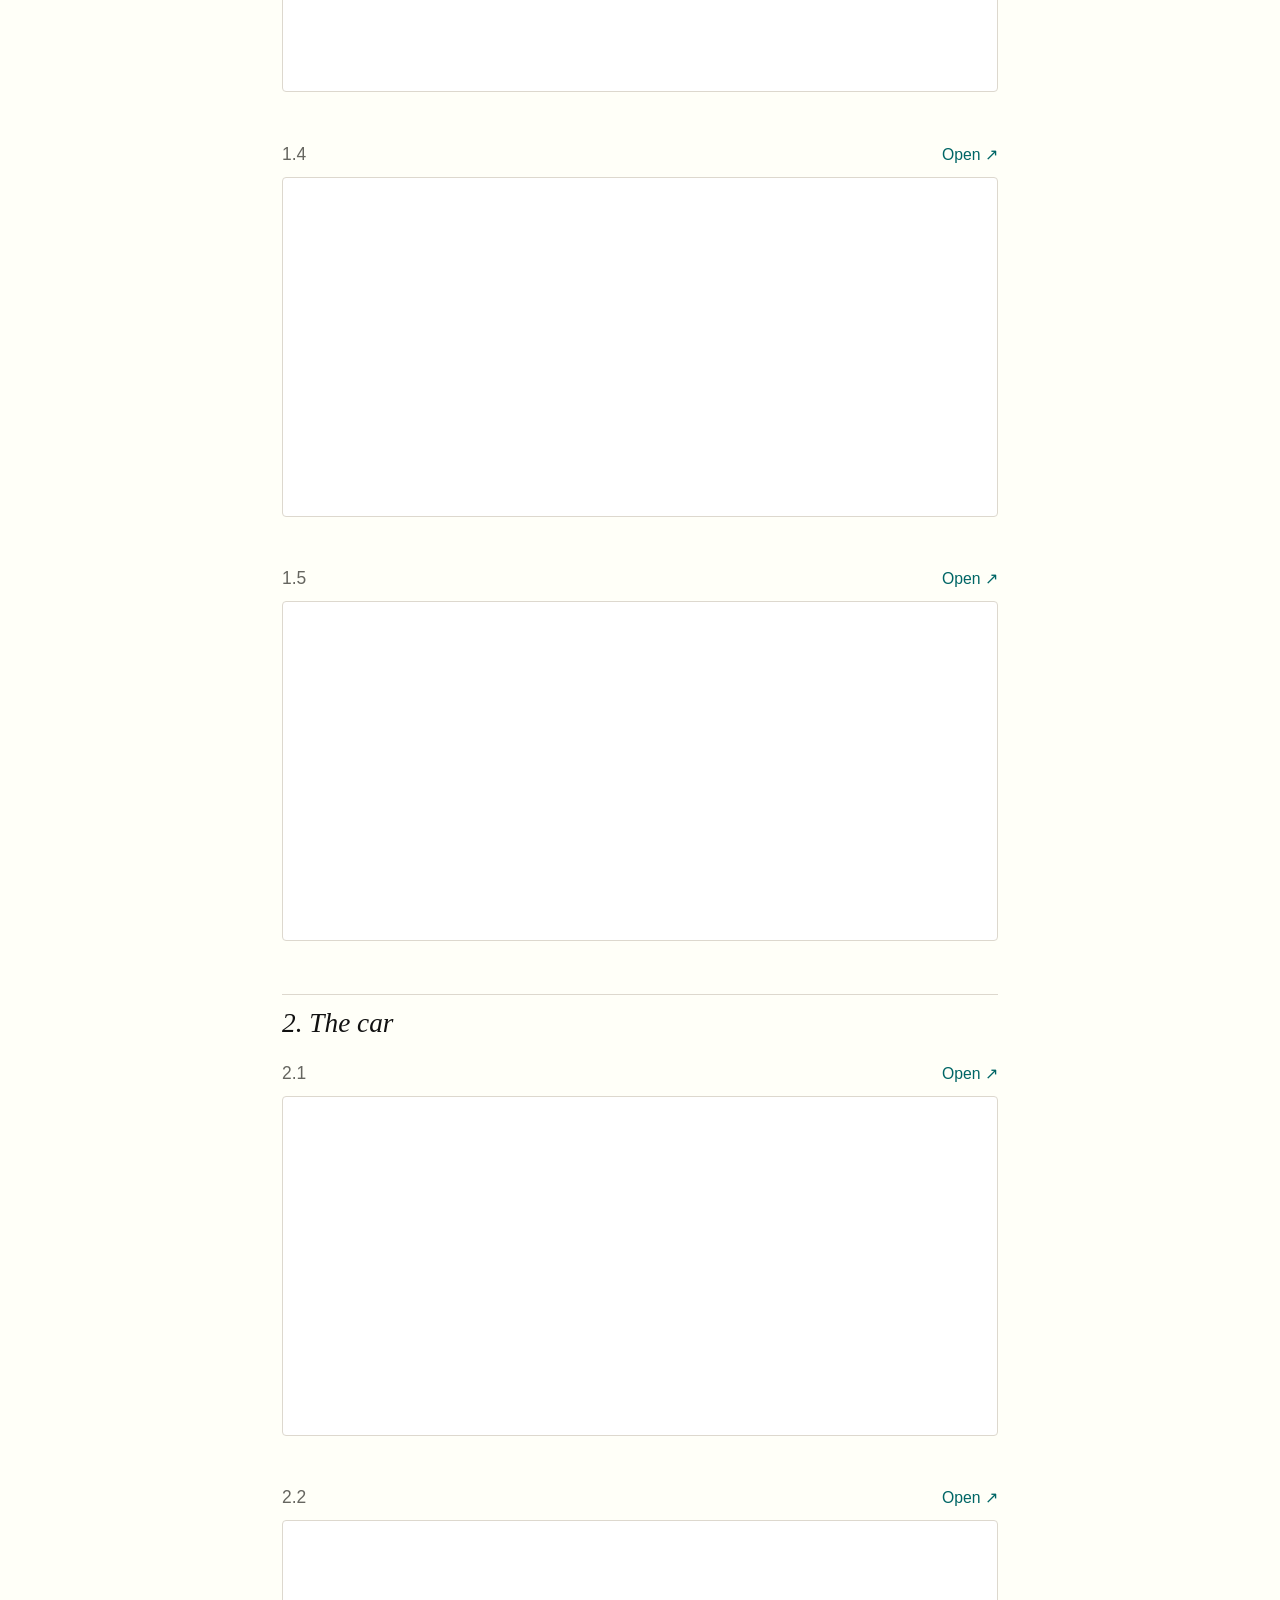
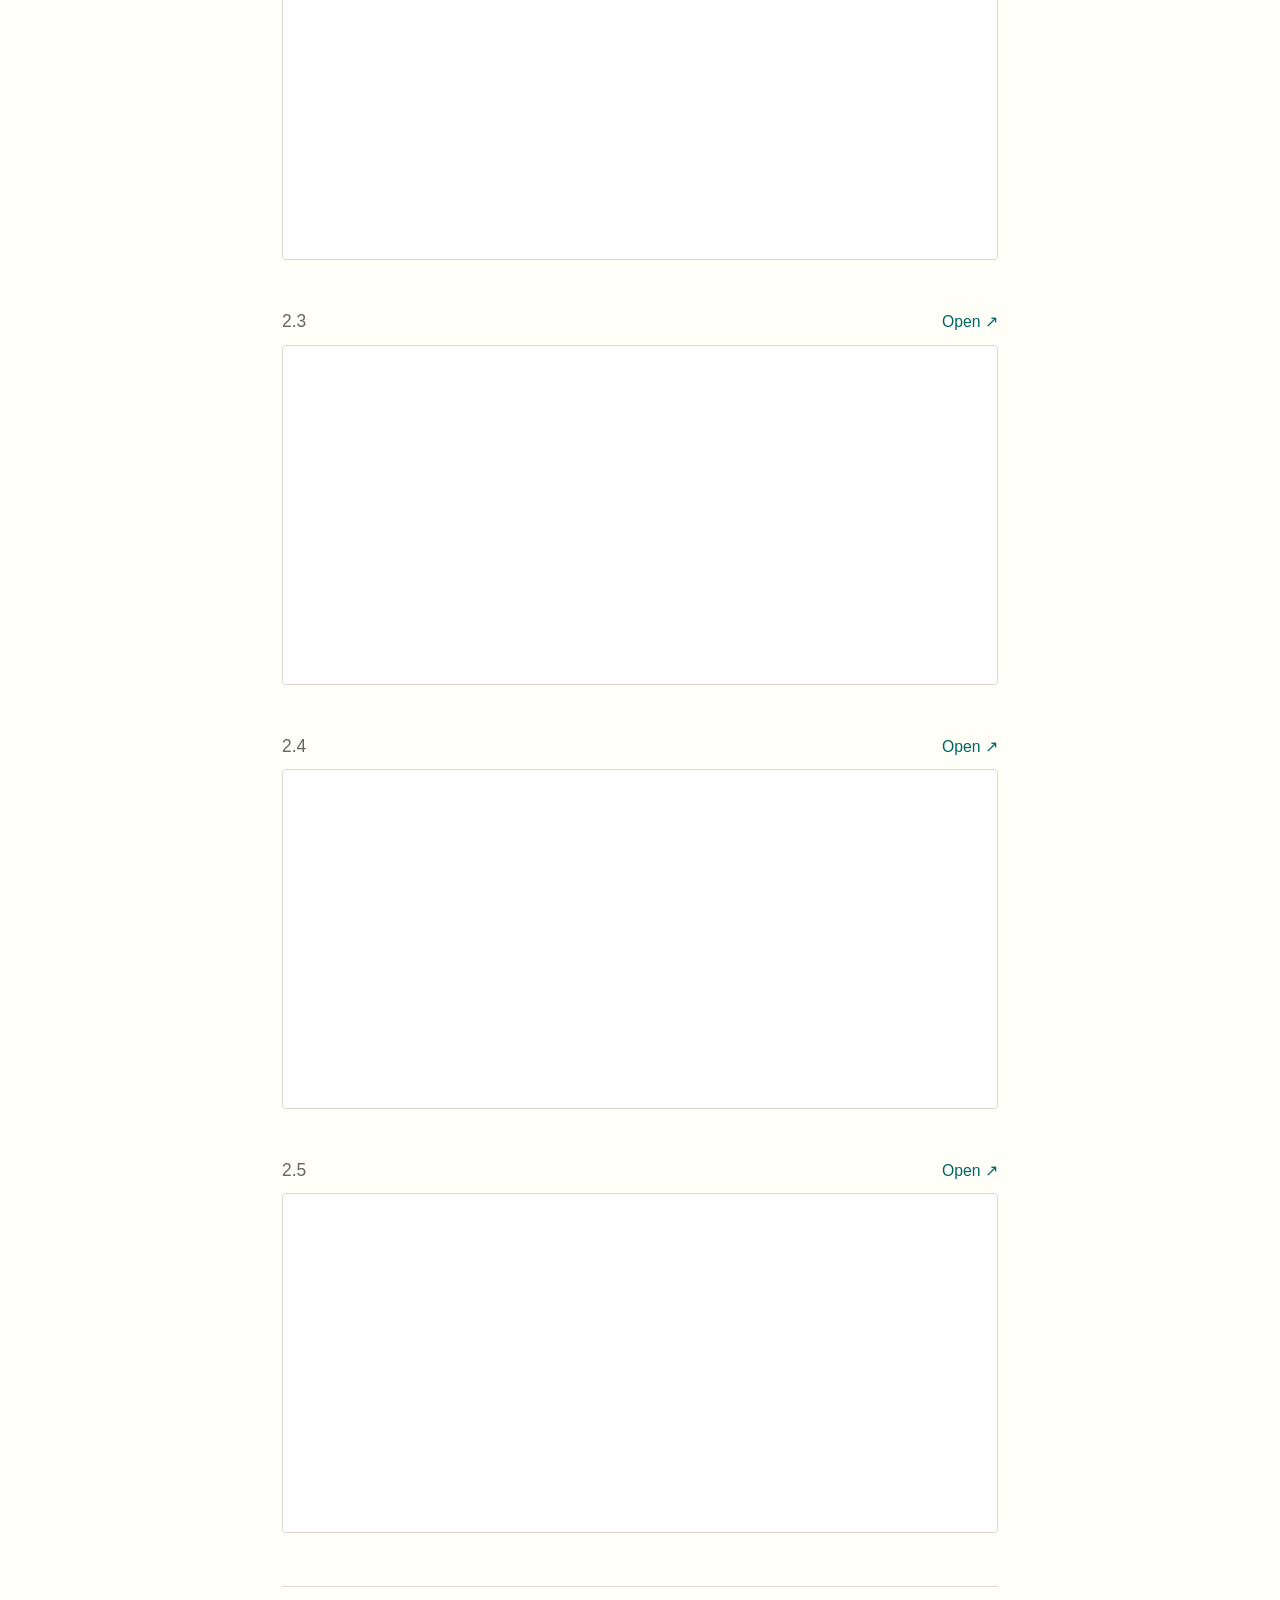
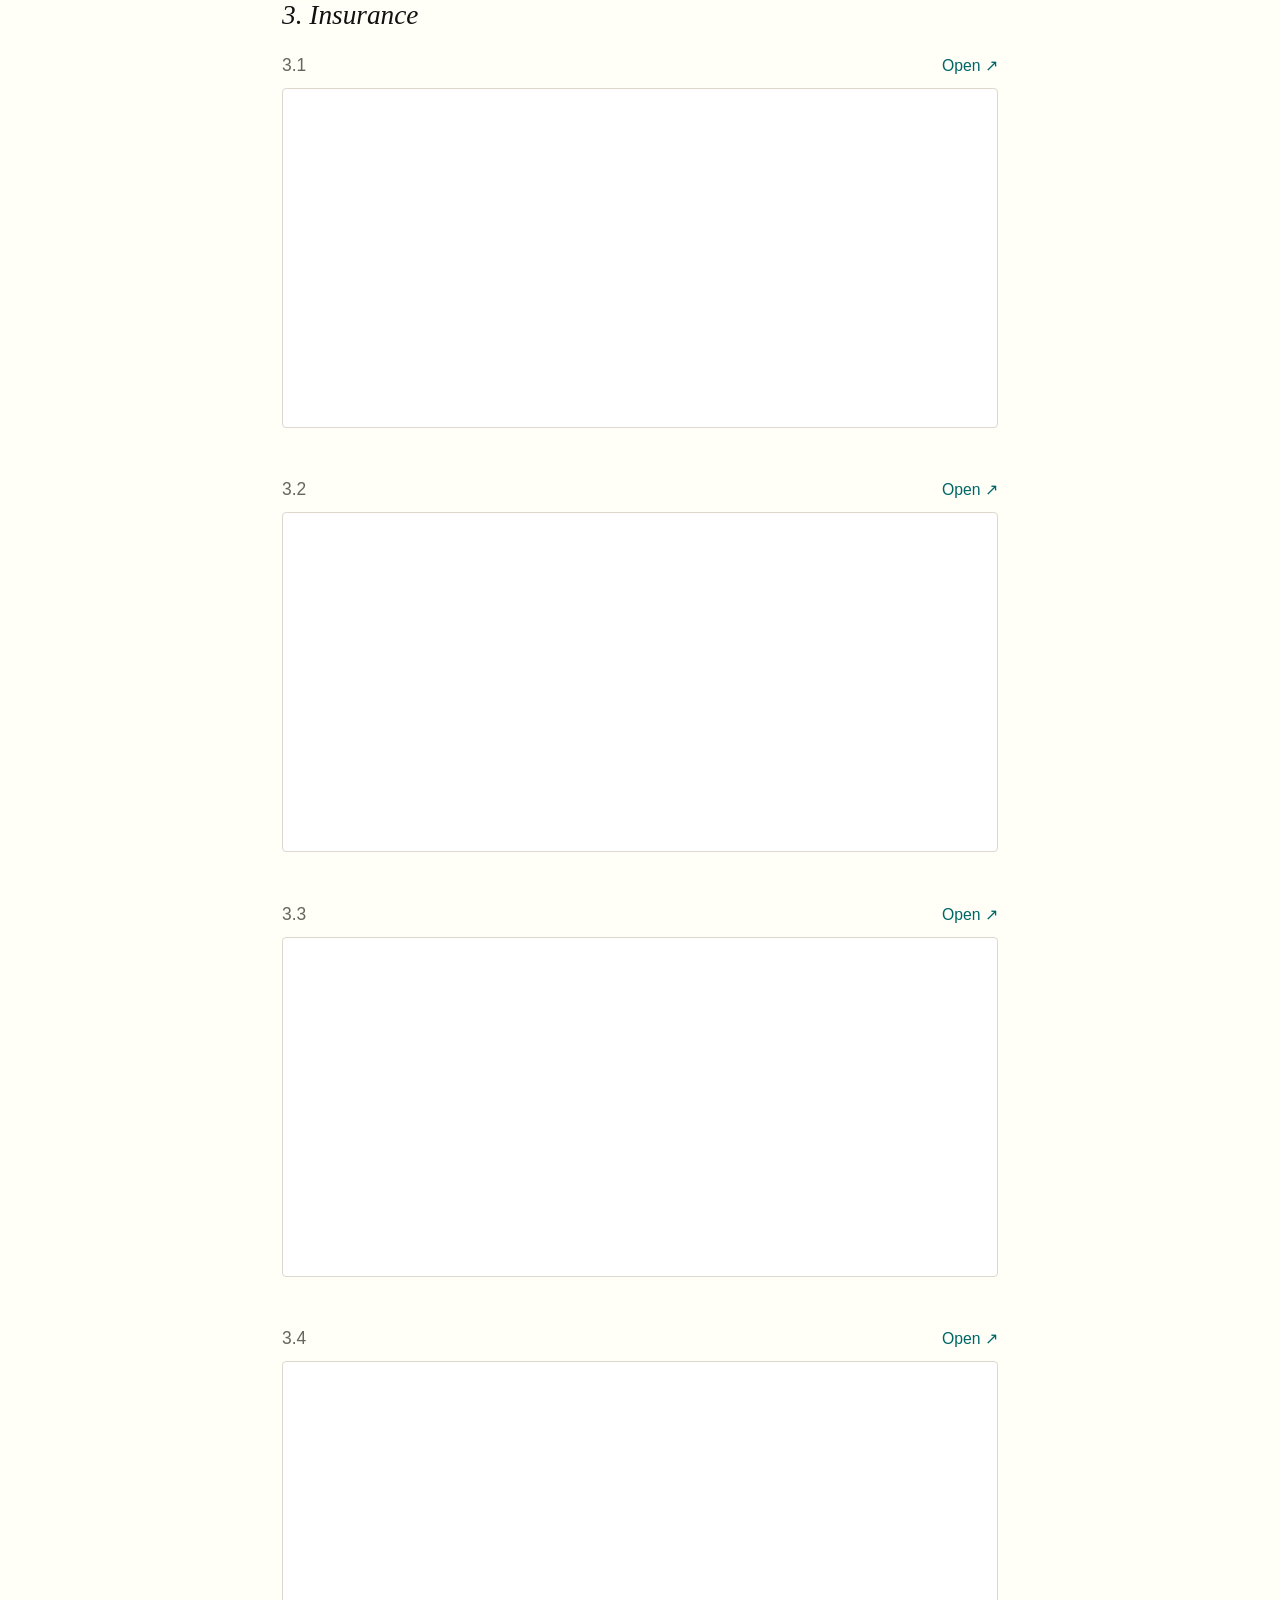
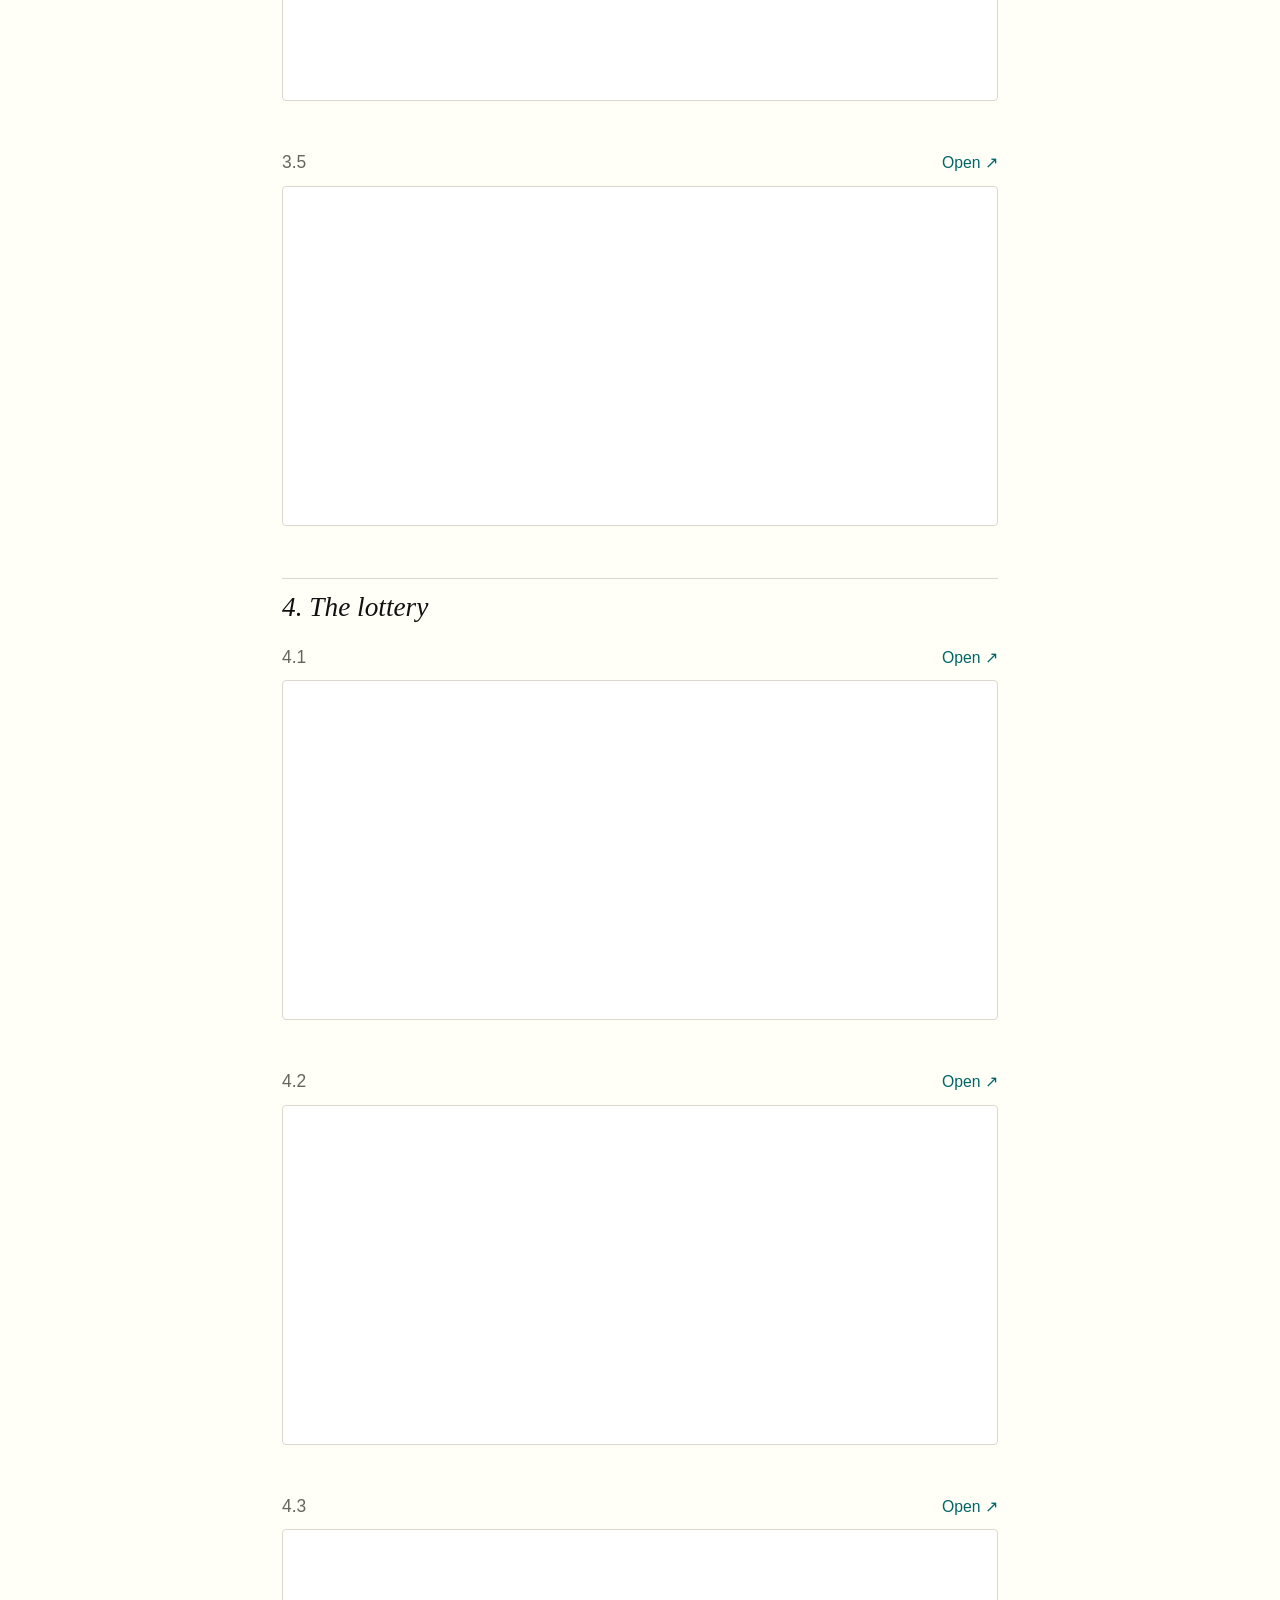
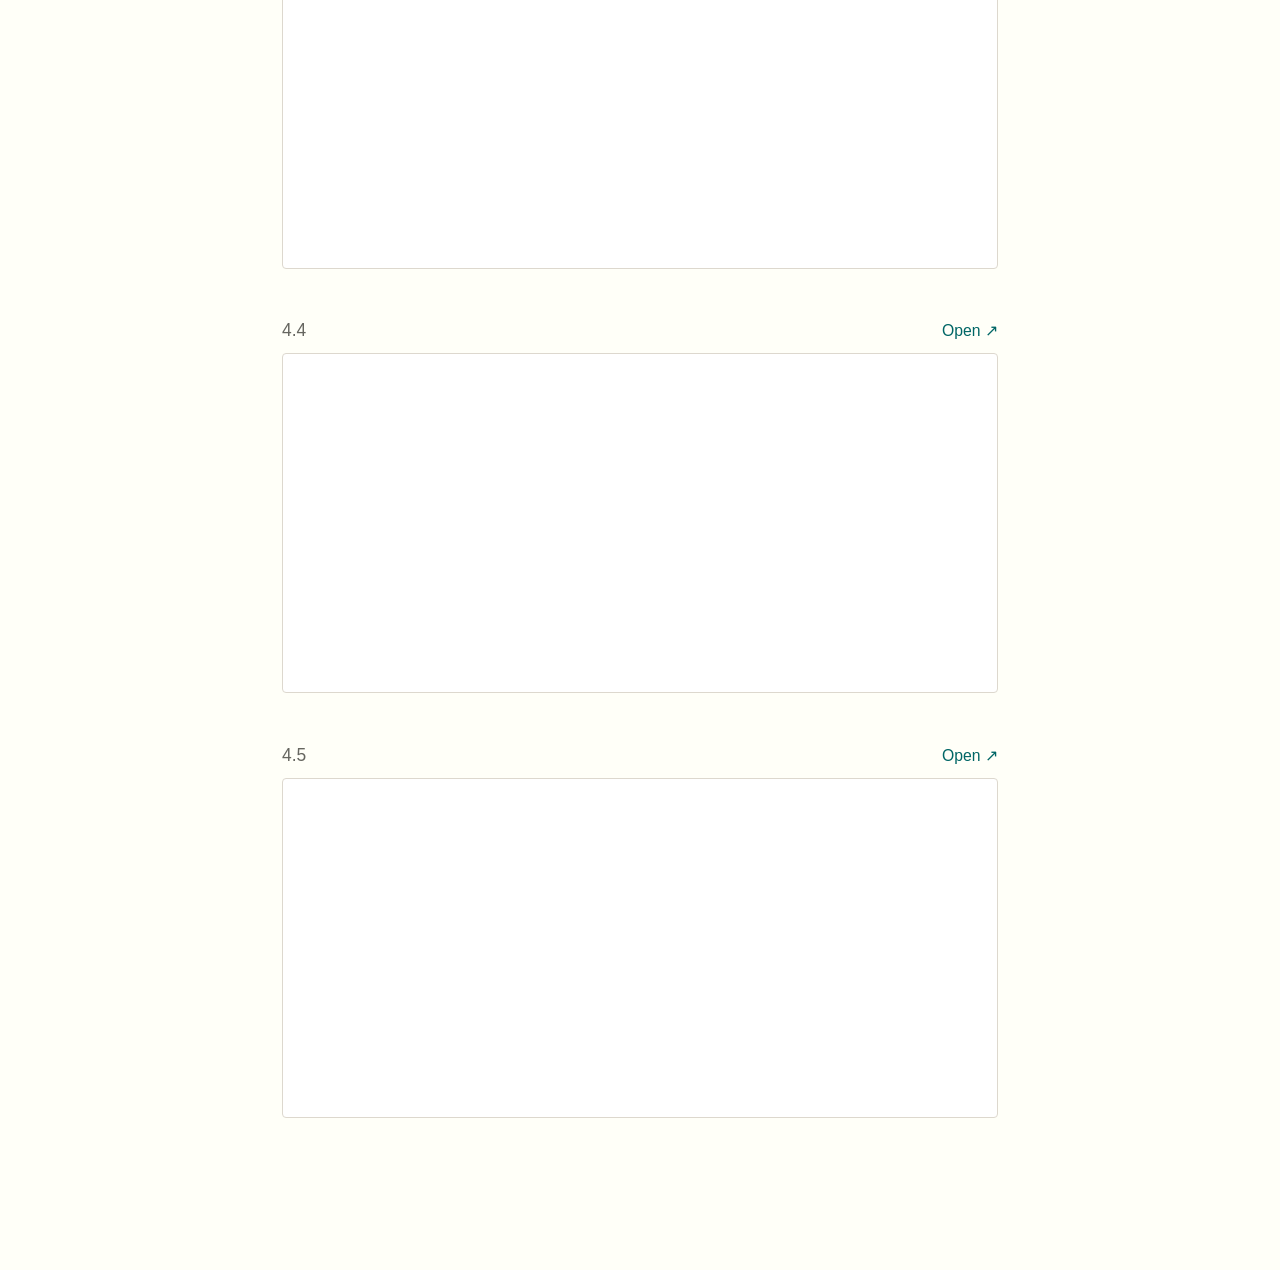
<file: unit-iv/practice-translation.html>
<!DOCTYPE html>
<html lang="en">
<head>
  <meta charset="UTF-8">
  <meta name="viewport" content="width=device-width, initial-scale=1.0">
  <title>USC Logic Web &mdash; Unit IV: Translation</title>
  <link rel="stylesheet" href="../shared/style.css">
  <style>
    .exercise-header {
      display: flex;
      justify-content: space-between;
      align-items: baseline;
      margin-bottom: 0.4rem;
    }
    .exercise-num {
      font-family: var(--font-sans);
      font-size: 0.83rem;
      color: var(--color-muted);
    }
    .open-btn {
      font-family: var(--font-sans);
      font-size: 0.75rem;
      color: var(--color-teal);
      text-decoration: none;
    }
    .open-btn:hover { text-decoration: underline; }
    .app-frame iframe {
      width: 100%;
      border: 1px solid var(--color-border);
      border-radius: 4px;
      display: block;
      background: #fff;
    }
    .exercise { margin: 0 0 2.25rem; }
  </style>
</head>
<body>

  <header class="site-header">
    <div class="course-label">University of Southern California &middot; Philosophy</div>
    <h1>USC Logic Web</h1>
  </header>

  <nav class="breadcrumb">
    <a href="../index.html">Home</a>
    <span>&rsaquo;</span>
    Unit IV
    <span>&rsaquo;</span>
    Translation Practice
  </nav>

  <p>Using the translation key provided for each group, translate the English sentences into the language of propositional logic. Enter your chosen sentence letters and their meanings in the worksheet key, then type your translation and press <em>Check</em>.</p>

  <!-- ══════════════════════════════════════════════════════ GROUP 1 ══ -->
  <h2>1. Negotiators</h2>

  <div class="exercise">
    <div class="exercise-header"><span class="exercise-num">1.1</span><a class="open-btn" target="_blank" href="https://gabriel-uzquiano.github.io/prop-translation/#v1:[base64]">Open &nearr;</a></div>
    <div class="app-frame"><iframe src="https://gabriel-uzquiano.github.io/prop-translation/#v1:[base64]" height="340" loading="lazy" allow="fullscreen"></iframe></div>
  </div>

  <div class="exercise">
    <div class="exercise-header"><span class="exercise-num">1.2</span><a class="open-btn" target="_blank" href="https://gabriel-uzquiano.github.io/prop-translation/#v1:[base64]">Open &nearr;</a></div>
    <div class="app-frame"><iframe src="https://gabriel-uzquiano.github.io/prop-translation/#v1:[base64]" height="340" loading="lazy" allow="fullscreen"></iframe></div>
  </div>

  <div class="exercise">
    <div class="exercise-header"><span class="exercise-num">1.3</span><a class="open-btn" target="_blank" href="https://gabriel-uzquiano.github.io/prop-translation/#v1:[base64]">Open &nearr;</a></div>
    <div class="app-frame"><iframe src="https://gabriel-uzquiano.github.io/prop-translation/#v1:[base64]" height="340" loading="lazy" allow="fullscreen"></iframe></div>
  </div>

  <div class="exercise">
    <div class="exercise-header"><span class="exercise-num">1.4</span><a class="open-btn" target="_blank" href="https://gabriel-uzquiano.github.io/prop-translation/#v1:[base64]">Open &nearr;</a></div>
    <div class="app-frame"><iframe src="https://gabriel-uzquiano.github.io/prop-translation/#v1:[base64]" height="340" loading="lazy" allow="fullscreen"></iframe></div>
  </div>

  <div class="exercise">
    <div class="exercise-header"><span class="exercise-num">1.5</span><a class="open-btn" target="_blank" href="https://gabriel-uzquiano.github.io/prop-translation/#v1:[base64]">Open &nearr;</a></div>
    <div class="app-frame"><iframe src="https://gabriel-uzquiano.github.io/prop-translation/#v1:[base64]" height="340" loading="lazy" allow="fullscreen"></iframe></div>
  </div>

  <!-- ══════════════════════════════════════════════════════ GROUP 2 ══ -->
  <h2>2. The car</h2>

  <div class="exercise">
    <div class="exercise-header"><span class="exercise-num">2.1</span><a class="open-btn" target="_blank" href="https://gabriel-uzquiano.github.io/prop-translation/#v1:[base64]">Open &nearr;</a></div>
    <div class="app-frame"><iframe src="https://gabriel-uzquiano.github.io/prop-translation/#v1:[base64]" height="340" loading="lazy" allow="fullscreen"></iframe></div>
  </div>

  <div class="exercise">
    <div class="exercise-header"><span class="exercise-num">2.2</span><a class="open-btn" target="_blank" href="https://gabriel-uzquiano.github.io/prop-translation/#v1:[base64]">Open &nearr;</a></div>
    <div class="app-frame"><iframe src="https://gabriel-uzquiano.github.io/prop-translation/#v1:[base64]" height="340" loading="lazy" allow="fullscreen"></iframe></div>
  </div>

  <div class="exercise">
    <div class="exercise-header"><span class="exercise-num">2.3</span><a class="open-btn" target="_blank" href="https://gabriel-uzquiano.github.io/prop-translation/#v1:[base64]">Open &nearr;</a></div>
    <div class="app-frame"><iframe src="https://gabriel-uzquiano.github.io/prop-translation/#v1:[base64]" height="340" loading="lazy" allow="fullscreen"></iframe></div>
  </div>

  <div class="exercise">
    <div class="exercise-header"><span class="exercise-num">2.4</span><a class="open-btn" target="_blank" href="https://gabriel-uzquiano.github.io/prop-translation/#v1:[base64]">Open &nearr;</a></div>
    <div class="app-frame"><iframe src="https://gabriel-uzquiano.github.io/prop-translation/#v1:[base64]" height="340" loading="lazy" allow="fullscreen"></iframe></div>
  </div>

  <div class="exercise">
    <div class="exercise-header"><span class="exercise-num">2.5</span><a class="open-btn" target="_blank" href="https://gabriel-uzquiano.github.io/prop-translation/#v1:[base64]">Open &nearr;</a></div>
    <div class="app-frame"><iframe src="https://gabriel-uzquiano.github.io/prop-translation/#v1:[base64]" height="340" loading="lazy" allow="fullscreen"></iframe></div>
  </div>

  <!-- ══════════════════════════════════════════════════════ GROUP 3 ══ -->
  <h2>3. Insurance</h2>

  <div class="exercise">
    <div class="exercise-header"><span class="exercise-num">3.1</span><a class="open-btn" target="_blank" href="https://gabriel-uzquiano.github.io/prop-translation/#v1:[base64]">Open &nearr;</a></div>
    <div class="app-frame"><iframe src="https://gabriel-uzquiano.github.io/prop-translation/#v1:[base64]" height="340" loading="lazy" allow="fullscreen"></iframe></div>
  </div>

  <div class="exercise">
    <div class="exercise-header"><span class="exercise-num">3.2</span><a class="open-btn" target="_blank" href="https://gabriel-uzquiano.github.io/prop-translation/#v1:[base64]">Open &nearr;</a></div>
    <div class="app-frame"><iframe src="https://gabriel-uzquiano.github.io/prop-translation/#v1:[base64]" height="340" loading="lazy" allow="fullscreen"></iframe></div>
  </div>

  <div class="exercise">
    <div class="exercise-header"><span class="exercise-num">3.3</span><a class="open-btn" target="_blank" href="https://gabriel-uzquiano.github.io/prop-translation/#v1:[base64]">Open &nearr;</a></div>
    <div class="app-frame"><iframe src="https://gabriel-uzquiano.github.io/prop-translation/#v1:[base64]" height="340" loading="lazy" allow="fullscreen"></iframe></div>
  </div>

  <div class="exercise">
    <div class="exercise-header"><span class="exercise-num">3.4</span><a class="open-btn" target="_blank" href="https://gabriel-uzquiano.github.io/prop-translation/#v1:[base64]">Open &nearr;</a></div>
    <div class="app-frame"><iframe src="https://gabriel-uzquiano.github.io/prop-translation/#v1:[base64]" height="340" loading="lazy" allow="fullscreen"></iframe></div>
  </div>

  <div class="exercise">
    <div class="exercise-header"><span class="exercise-num">3.5</span><a class="open-btn" target="_blank" href="https://gabriel-uzquiano.github.io/prop-translation/#v1:[base64]">Open &nearr;</a></div>
    <div class="app-frame"><iframe src="https://gabriel-uzquiano.github.io/prop-translation/#v1:[base64]" height="340" loading="lazy" allow="fullscreen"></iframe></div>
  </div>

  <!-- ══════════════════════════════════════════════════════ GROUP 4 ══ -->
  <h2>4. The lottery</h2>

  <div class="exercise">
    <div class="exercise-header"><span class="exercise-num">4.1</span><a class="open-btn" target="_blank" href="https://gabriel-uzquiano.github.io/prop-translation/#v1:[base64]">Open &nearr;</a></div>
    <div class="app-frame"><iframe src="https://gabriel-uzquiano.github.io/prop-translation/#v1:[base64]" height="340" loading="lazy" allow="fullscreen"></iframe></div>
  </div>

  <div class="exercise">
    <div class="exercise-header"><span class="exercise-num">4.2</span><a class="open-btn" target="_blank" href="https://gabriel-uzquiano.github.io/prop-translation/#v1:[base64]">Open &nearr;</a></div>
    <div class="app-frame"><iframe src="https://gabriel-uzquiano.github.io/prop-translation/#v1:[base64]" height="340" loading="lazy" allow="fullscreen"></iframe></div>
  </div>

  <div class="exercise">
    <div class="exercise-header"><span class="exercise-num">4.3</span><a class="open-btn" target="_blank" href="https://gabriel-uzquiano.github.io/prop-translation/#v1:[base64]">Open &nearr;</a></div>
    <div class="app-frame"><iframe src="https://gabriel-uzquiano.github.io/prop-translation/#v1:[base64]" height="340" loading="lazy" allow="fullscreen"></iframe></div>
  </div>

  <div class="exercise">
    <div class="exercise-header"><span class="exercise-num">4.4</span><a class="open-btn" target="_blank" href="https://gabriel-uzquiano.github.io/prop-translation/#v1:[base64]">Open &nearr;</a></div>
    <div class="app-frame"><iframe src="https://gabriel-uzquiano.github.io/prop-translation/#v1:[base64]" height="340" loading="lazy" allow="fullscreen"></iframe></div>
  </div>

  <div class="exercise">
    <div class="exercise-header"><span class="exercise-num">4.5</span><a class="open-btn" target="_blank" href="https://gabriel-uzquiano.github.io/prop-translation/#v1:[base64]">Open &nearr;</a></div>
    <div class="app-frame"><iframe src="https://gabriel-uzquiano.github.io/prop-translation/#v1:[base64]" height="340" loading="lazy" allow="fullscreen"></iframe></div>
  </div>

</body>
</html>
</file>
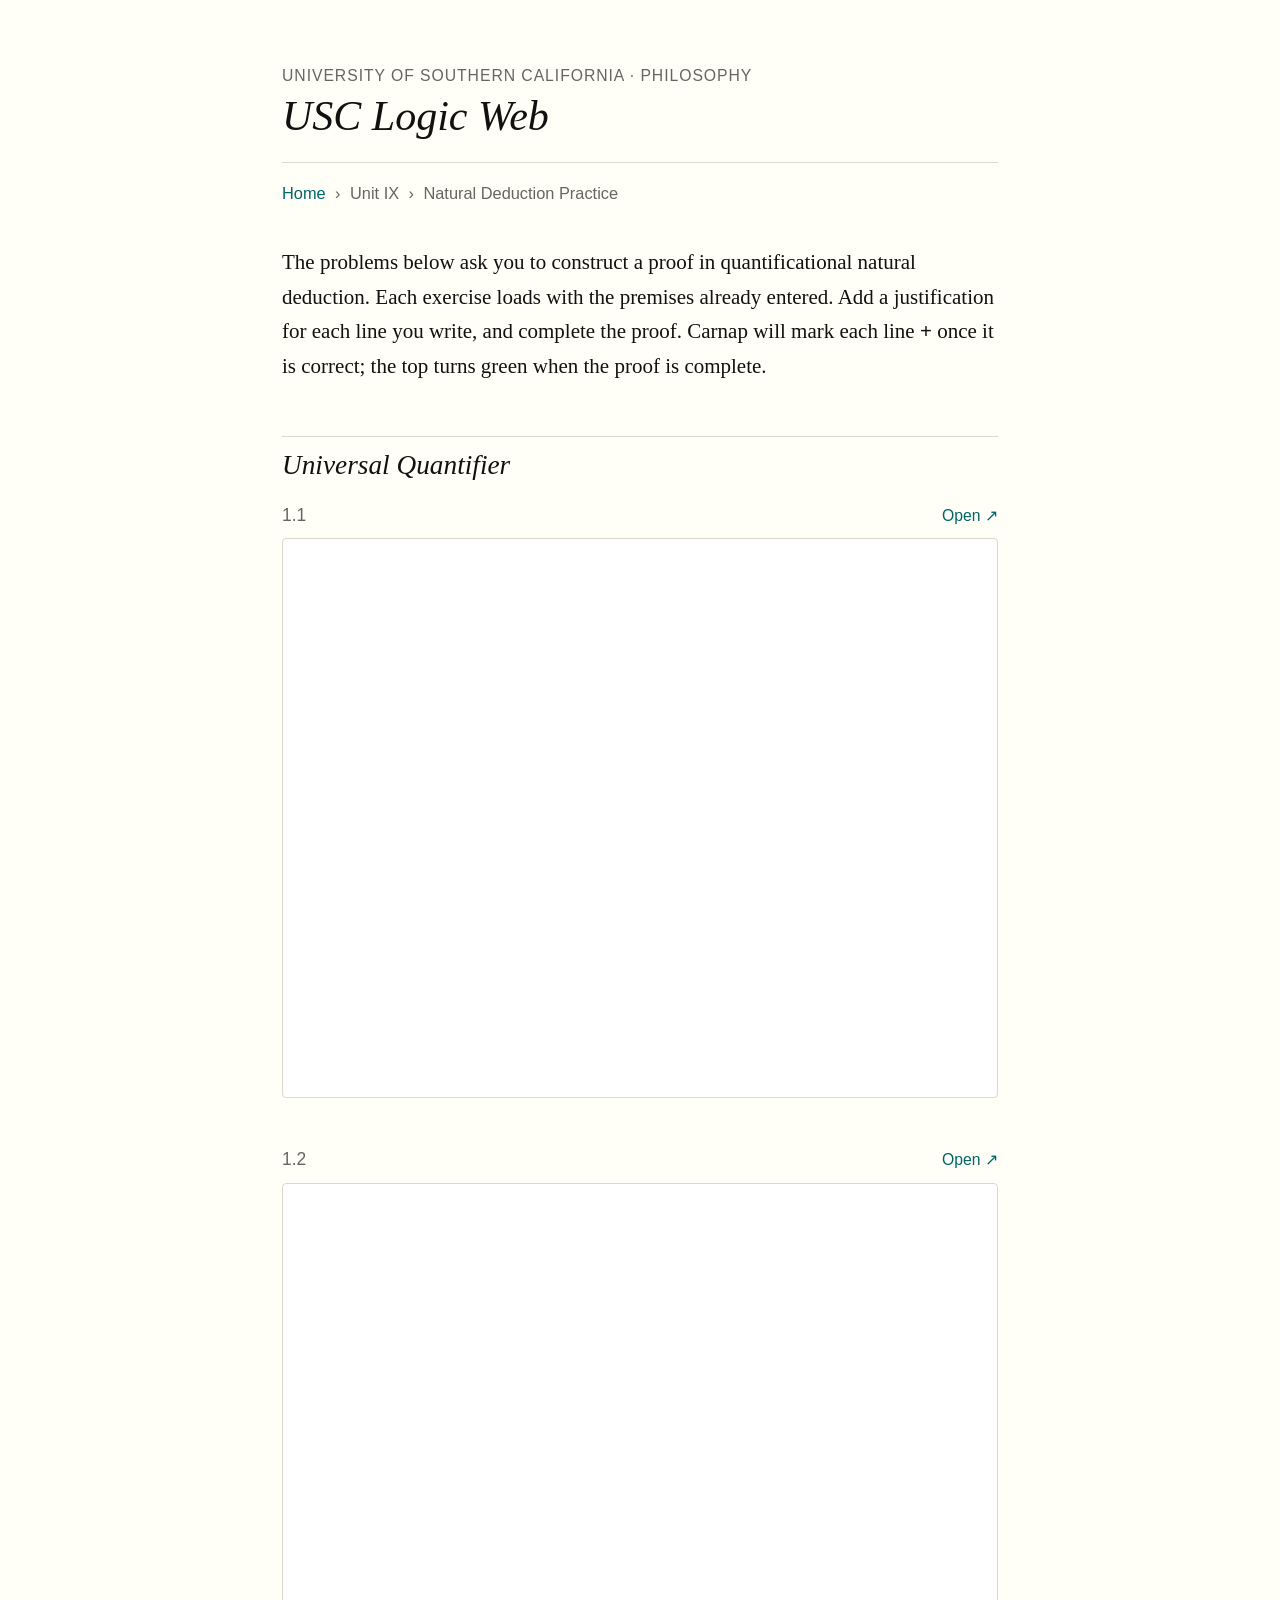
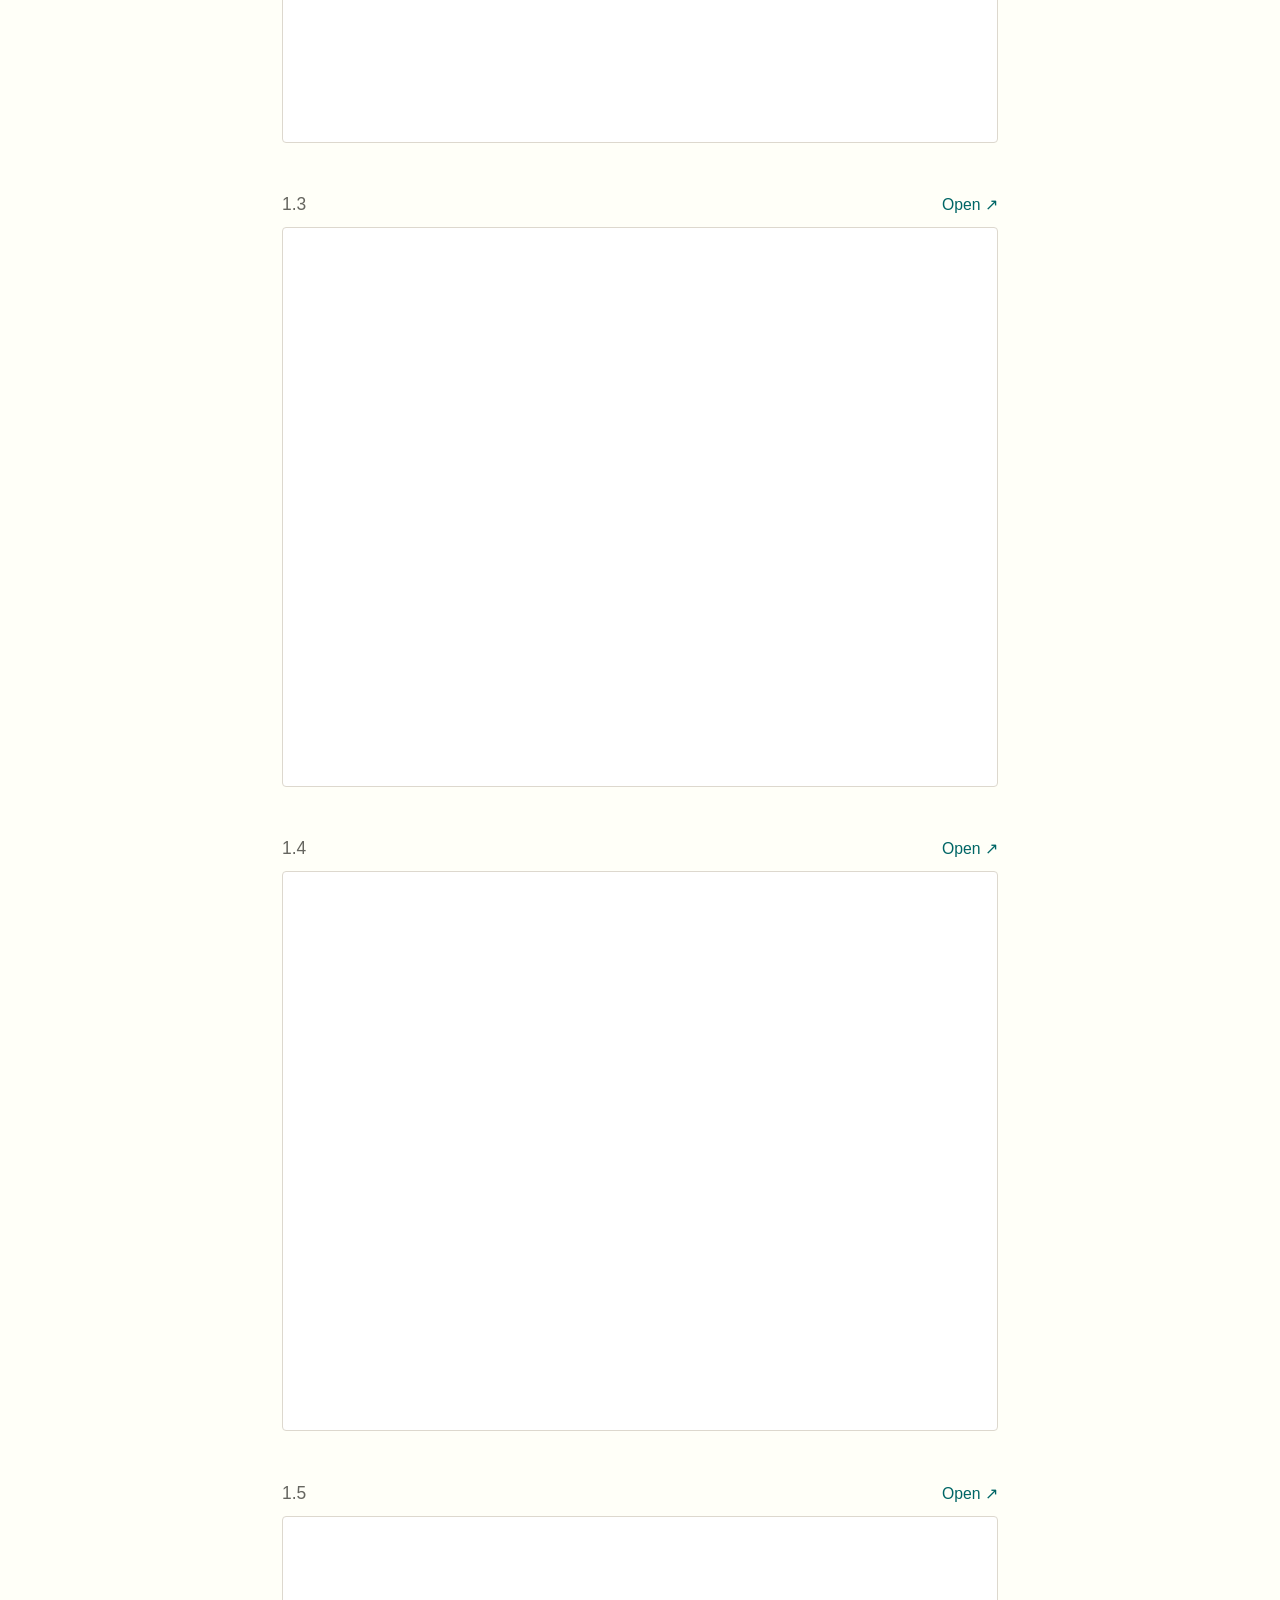
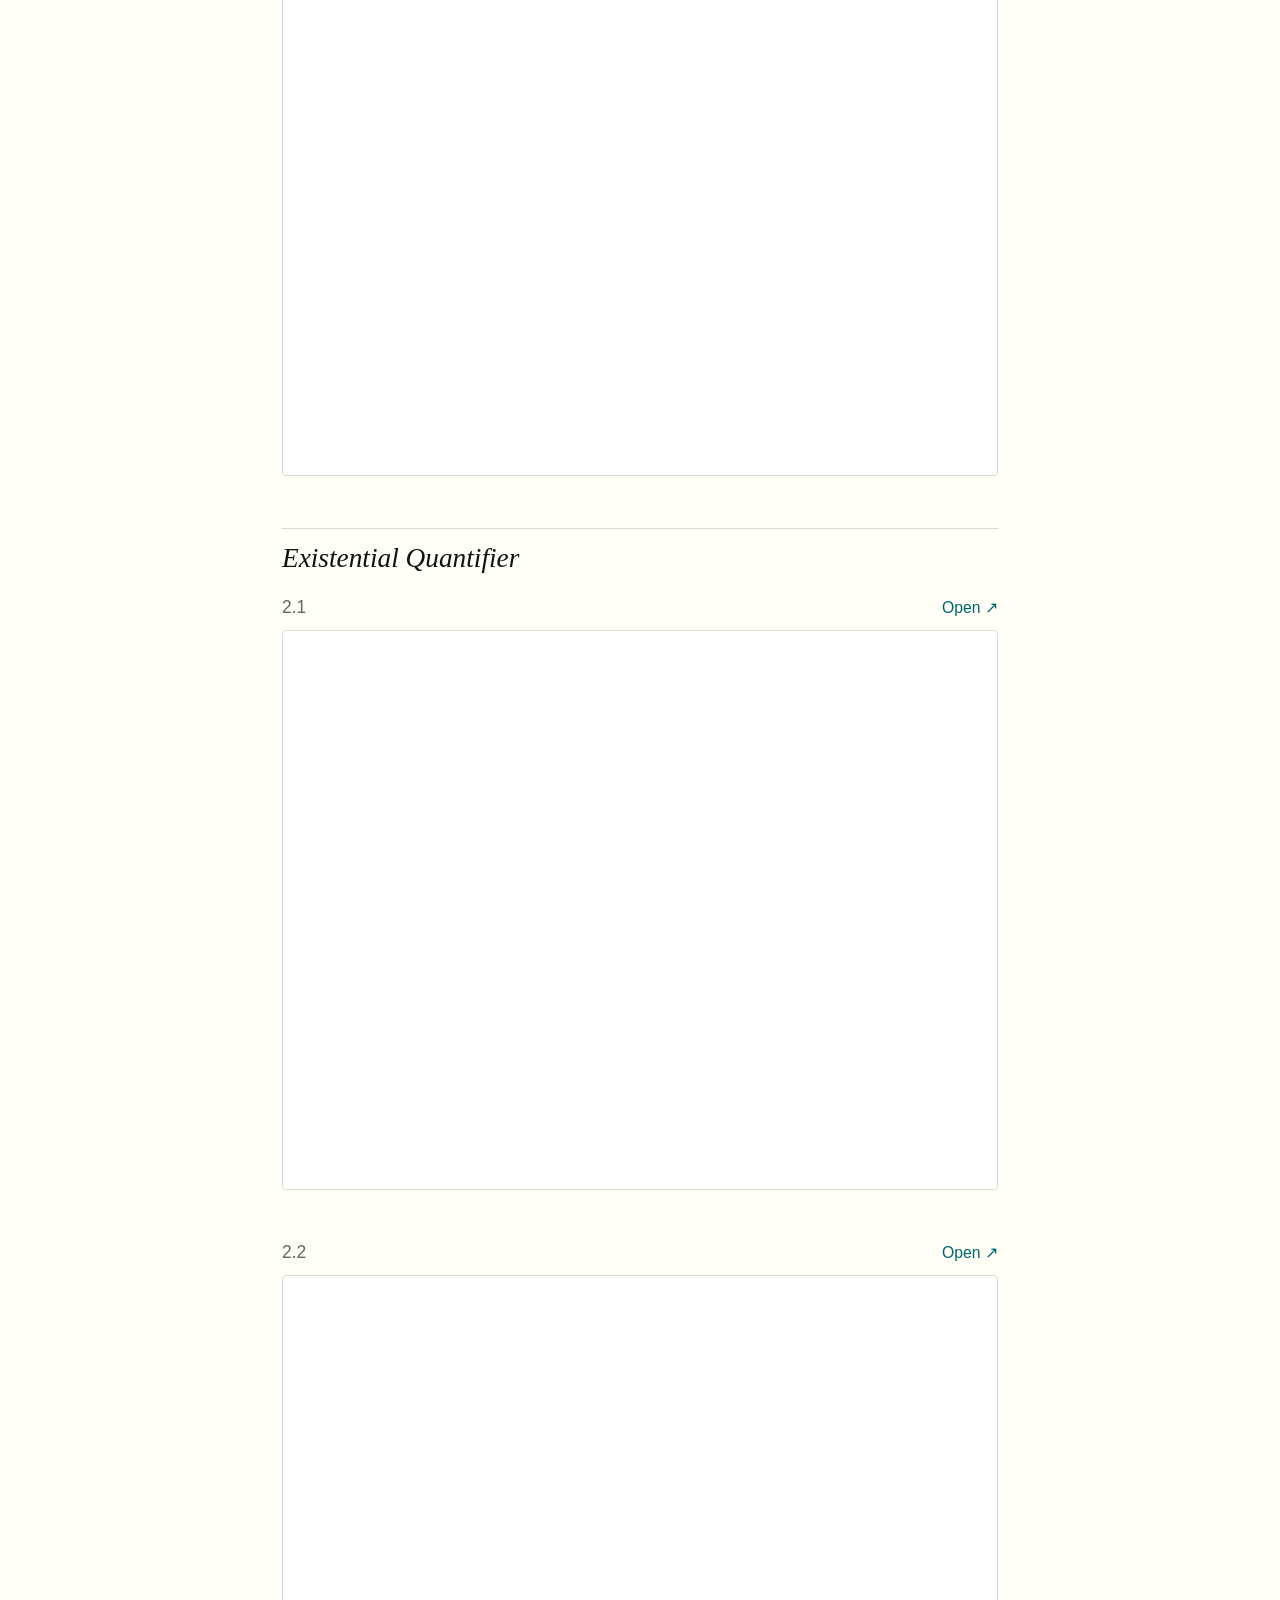
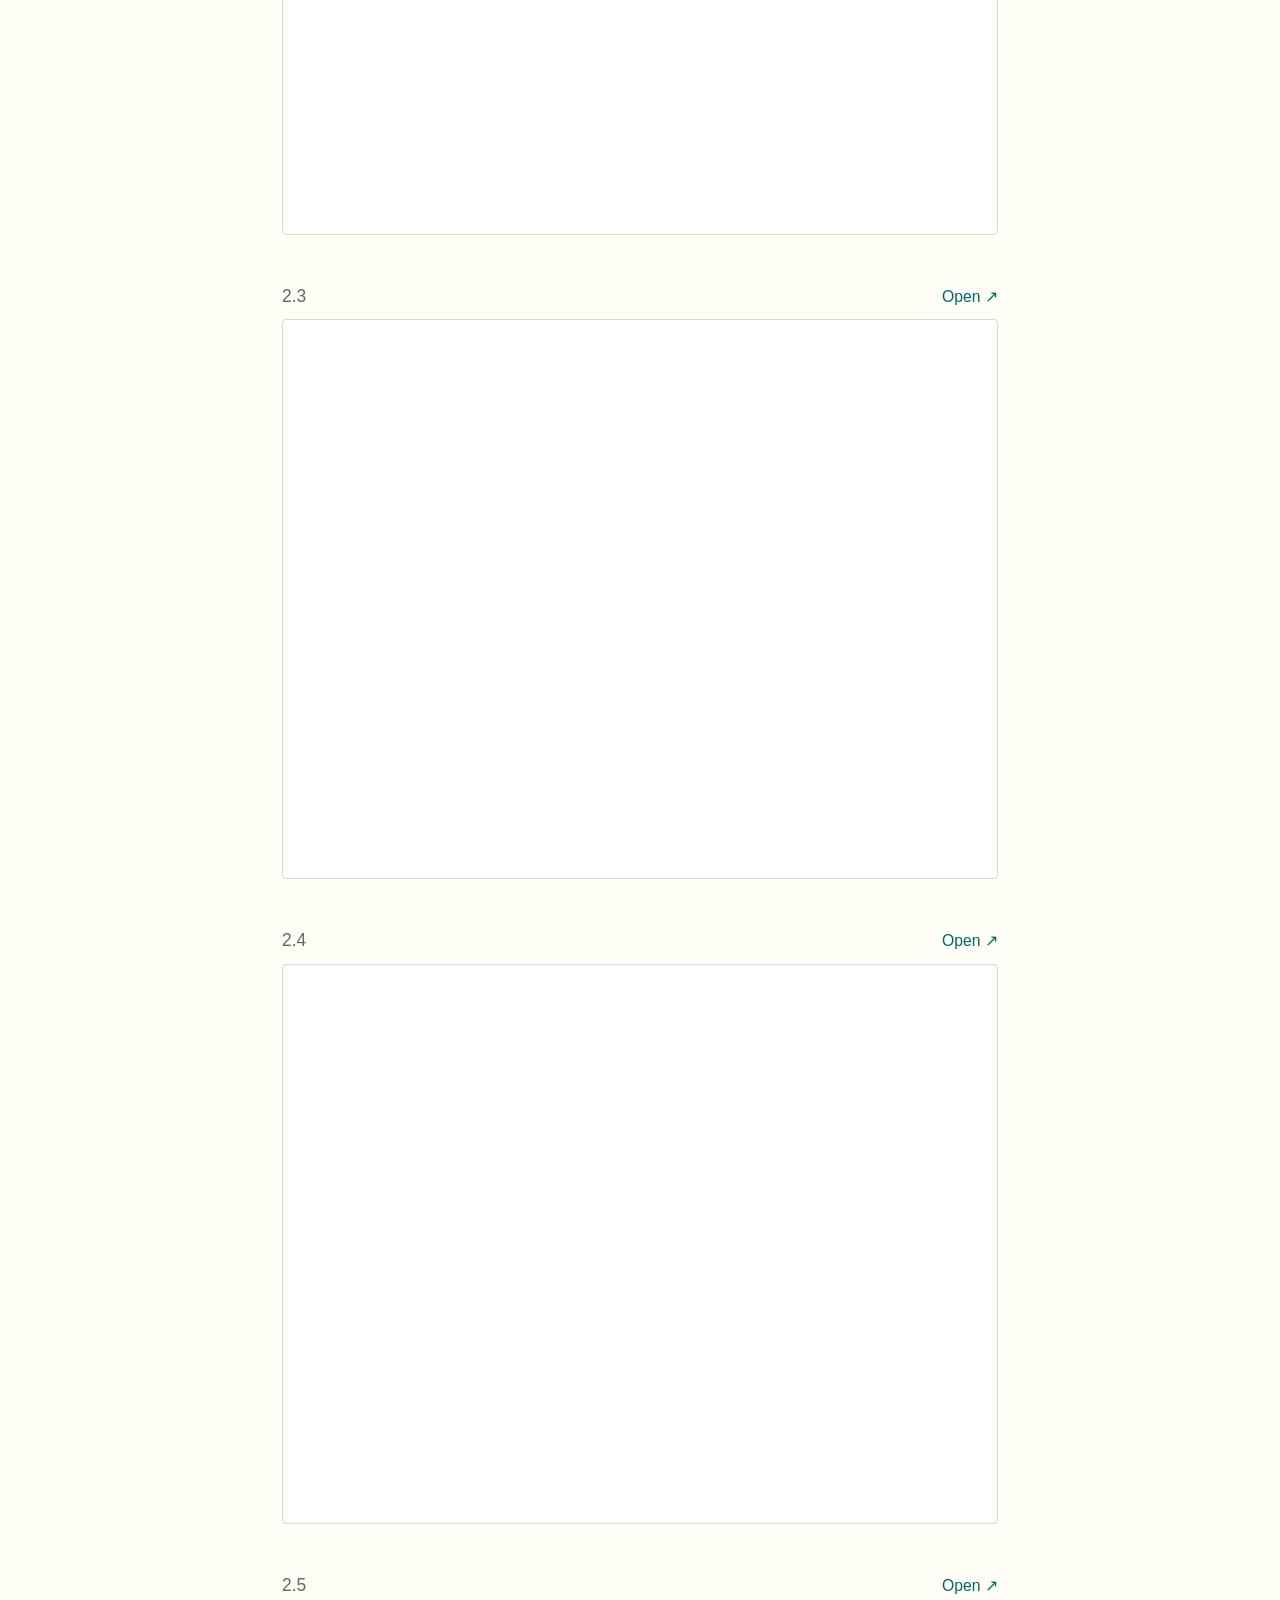
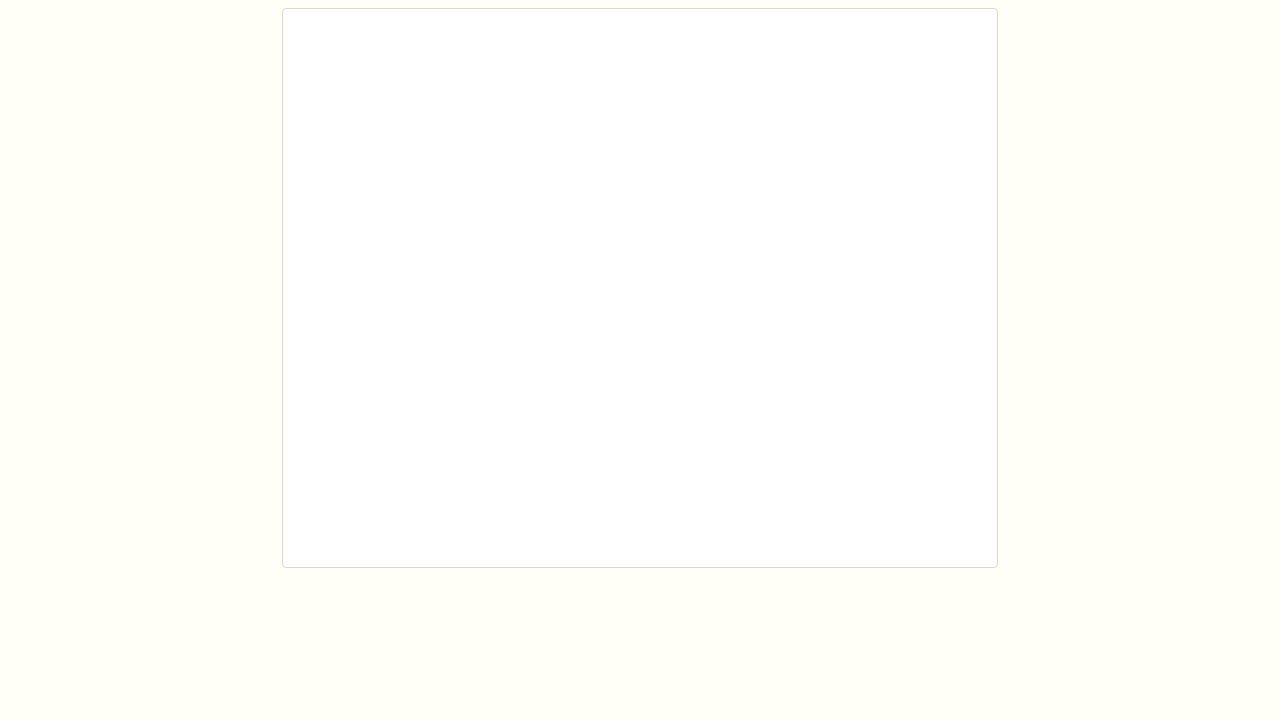
<file: unit-ix/practice-proof.html>
<!DOCTYPE html>
<html lang="en">
<head>
  <meta charset="UTF-8">
  <meta name="viewport" content="width=device-width, initial-scale=1.0">
  <title>USC Logic Web &mdash; Unit IX: Natural Deduction</title>
  <link rel="stylesheet" href="../shared/style.css">
  <style>
    .exercise-header {
      display: flex;
      justify-content: space-between;
      align-items: baseline;
      margin-bottom: 0.4rem;
    }
    .exercise-num {
      font-family: var(--font-sans);
      font-size: 0.83rem;
      color: var(--color-muted);
    }
    .open-btn {
      font-family: var(--font-sans);
      font-size: 0.75rem;
      color: var(--color-teal);
      text-decoration: none;
    }
    .open-btn:hover { text-decoration: underline; }
    .app-frame iframe {
      width: 100%;
      border: 1px solid var(--color-border);
      border-radius: 4px;
      display: block;
      background: #fff;
    }
    .exercise { margin: 0 0 2.25rem; }
  </style>
</head>
<body>

  <header class="site-header">
    <div class="course-label">University of Southern California &middot; Philosophy</div>
    <h1>USC Logic Web</h1>
  </header>

  <nav class="breadcrumb">
    <a href="../index.html">Home</a>
    <span>&rsaquo;</span>
    Unit IX
    <span>&rsaquo;</span>
    Natural Deduction Practice
  </nav>

  <p>The problems below ask you to construct a proof in quantificational natural deduction.
  Each exercise loads with the premises already entered.
  Add a justification for each line you write, and complete the proof.
  Carnap will mark each line <strong>+</strong> once it is correct; the top turns green when the proof is complete.</p>

  <h2>Universal Quantifier</h2>

  <div class="exercise">
    <div class="exercise-header">
      <span class="exercise-num">1.1</span>
      <a class="open-btn" target="_blank" href="https://gabriel-uzquiano.github.io/proof-checker/#p=%E2%88%80x+Px+%E2%88%A7+%E2%88%80y+Qy&c=Pa+%E2%88%A7+Qb&pr=%E2%88%80x+Px+%E2%88%A7+%E2%88%80y+Qy++P">Open &nearr;</a>
    </div>
    <div class="app-frame">
      <iframe src="https://gabriel-uzquiano.github.io/proof-checker/#p=%E2%88%80x+Px+%E2%88%A7+%E2%88%80y+Qy&c=Pa+%E2%88%A7+Qb&pr=%E2%88%80x+Px+%E2%88%A7+%E2%88%80y+Qy++P" height="560" loading="lazy" allow="fullscreen"></iframe>
    </div>
  </div>
  <div class="exercise">
    <div class="exercise-header">
      <span class="exercise-num">1.2</span>
      <a class="open-btn" target="_blank" href="https://gabriel-uzquiano.github.io/proof-checker/#p=Raa%2C+%E2%88%80x+%E2%88%80y%28Rxy+%E2%86%92+%28Px+%E2%88%A7+Qy%29%29&c=Pa+%E2%88%A7+Qa&pr=Raa++P%0A%E2%88%80x+%E2%88%80y%28Rxy+%E2%86%92+%28Px+%E2%88%A7+Qy%29%29++P">Open &nearr;</a>
    </div>
    <div class="app-frame">
      <iframe src="https://gabriel-uzquiano.github.io/proof-checker/#p=Raa%2C+%E2%88%80x+%E2%88%80y%28Rxy+%E2%86%92+%28Px+%E2%88%A7+Qy%29%29&c=Pa+%E2%88%A7+Qa&pr=Raa++P%0A%E2%88%80x+%E2%88%80y%28Rxy+%E2%86%92+%28Px+%E2%88%A7+Qy%29%29++P" height="560" loading="lazy" allow="fullscreen"></iframe>
    </div>
  </div>
  <div class="exercise">
    <div class="exercise-header">
      <span class="exercise-num">1.3</span>
      <a class="open-btn" target="_blank" href="https://gabriel-uzquiano.github.io/proof-checker/#p=%E2%88%80x%28Px+%E2%86%92+Rxa%29%2C+%E2%88%80x%28Rxa+%E2%86%92+Rxx%29&c=%E2%88%80x%28Px+%E2%86%92+Rxx%29&pr=%E2%88%80x%28Px+%E2%86%92+Rxa%29++P%0A%E2%88%80x%28Rxa+%E2%86%92+Rxx%29++P">Open &nearr;</a>
    </div>
    <div class="app-frame">
      <iframe src="https://gabriel-uzquiano.github.io/proof-checker/#p=%E2%88%80x%28Px+%E2%86%92+Rxa%29%2C+%E2%88%80x%28Rxa+%E2%86%92+Rxx%29&c=%E2%88%80x%28Px+%E2%86%92+Rxx%29&pr=%E2%88%80x%28Px+%E2%86%92+Rxa%29++P%0A%E2%88%80x%28Rxa+%E2%86%92+Rxx%29++P" height="560" loading="lazy" allow="fullscreen"></iframe>
    </div>
  </div>
  <div class="exercise">
    <div class="exercise-header">
      <span class="exercise-num">1.4</span>
      <a class="open-btn" target="_blank" href="https://gabriel-uzquiano.github.io/proof-checker/#p=%E2%88%80x+Px+%E2%88%A7+%E2%88%80x+Qx&c=%E2%88%80x%28Px+%E2%88%A7+Qx%29&pr=%E2%88%80x+Px+%E2%88%A7+%E2%88%80x+Qx++P">Open &nearr;</a>
    </div>
    <div class="app-frame">
      <iframe src="https://gabriel-uzquiano.github.io/proof-checker/#p=%E2%88%80x+Px+%E2%88%A7+%E2%88%80x+Qx&c=%E2%88%80x%28Px+%E2%88%A7+Qx%29&pr=%E2%88%80x+Px+%E2%88%A7+%E2%88%80x+Qx++P" height="560" loading="lazy" allow="fullscreen"></iframe>
    </div>
  </div>
  <div class="exercise">
    <div class="exercise-header">
      <span class="exercise-num">1.5</span>
      <a class="open-btn" target="_blank" href="https://gabriel-uzquiano.github.io/proof-checker/#p=Pa+%E2%86%92+%E2%88%80x+Qx&c=%E2%88%80x%28Pa+%E2%86%92+Qx%29&pr=Pa+%E2%86%92+%E2%88%80x+Qx++P">Open &nearr;</a>
    </div>
    <div class="app-frame">
      <iframe src="https://gabriel-uzquiano.github.io/proof-checker/#p=Pa+%E2%86%92+%E2%88%80x+Qx&c=%E2%88%80x%28Pa+%E2%86%92+Qx%29&pr=Pa+%E2%86%92+%E2%88%80x+Qx++P" height="560" loading="lazy" allow="fullscreen"></iframe>
    </div>
  </div>
  <h2>Existential Quantifier</h2>

  <div class="exercise">
    <div class="exercise-header">
      <span class="exercise-num">2.1</span>
      <a class="open-btn" target="_blank" href="https://gabriel-uzquiano.github.io/proof-checker/#p=%E2%88%83x%28Px+%E2%88%A7+Qx%29&c=%E2%88%83x%28Qx+%E2%88%A7+Px%29&pr=%E2%88%83x%28Px+%E2%88%A7+Qx%29++P">Open &nearr;</a>
    </div>
    <div class="app-frame">
      <iframe src="https://gabriel-uzquiano.github.io/proof-checker/#p=%E2%88%83x%28Px+%E2%88%A7+Qx%29&c=%E2%88%83x%28Qx+%E2%88%A7+Px%29&pr=%E2%88%83x%28Px+%E2%88%A7+Qx%29++P" height="560" loading="lazy" allow="fullscreen"></iframe>
    </div>
  </div>
  <div class="exercise">
    <div class="exercise-header">
      <span class="exercise-num">2.2</span>
      <a class="open-btn" target="_blank" href="https://gabriel-uzquiano.github.io/proof-checker/#p=%E2%88%80x%28Px+%E2%86%92+%C2%ACQx%29&c=%C2%AC%E2%88%83x%28Px+%E2%88%A7+Qx%29&pr=%E2%88%80x%28Px+%E2%86%92+%C2%ACQx%29++P">Open &nearr;</a>
    </div>
    <div class="app-frame">
      <iframe src="https://gabriel-uzquiano.github.io/proof-checker/#p=%E2%88%80x%28Px+%E2%86%92+%C2%ACQx%29&c=%C2%AC%E2%88%83x%28Px+%E2%88%A7+Qx%29&pr=%E2%88%80x%28Px+%E2%86%92+%C2%ACQx%29++P" height="560" loading="lazy" allow="fullscreen"></iframe>
    </div>
  </div>
  <div class="exercise">
    <div class="exercise-header">
      <span class="exercise-num">2.3</span>
      <a class="open-btn" target="_blank" href="https://gabriel-uzquiano.github.io/proof-checker/#p=%C2%AC%E2%88%80x+%C2%ACPx&c=%E2%88%83x+Px&pr=%C2%AC%E2%88%80x+%C2%ACPx++P">Open &nearr;</a>
    </div>
    <div class="app-frame">
      <iframe src="https://gabriel-uzquiano.github.io/proof-checker/#p=%C2%AC%E2%88%80x+%C2%ACPx&c=%E2%88%83x+Px&pr=%C2%AC%E2%88%80x+%C2%ACPx++P" height="560" loading="lazy" allow="fullscreen"></iframe>
    </div>
  </div>
  <div class="exercise">
    <div class="exercise-header">
      <span class="exercise-num">2.4</span>
      <a class="open-btn" target="_blank" href="https://gabriel-uzquiano.github.io/proof-checker/#p=%E2%88%83x%28Pa+%E2%86%92+Qx%29&c=Pa+%E2%86%92+%E2%88%83x+Qx&pr=%E2%88%83x%28Pa+%E2%86%92+Qx%29++P">Open &nearr;</a>
    </div>
    <div class="app-frame">
      <iframe src="https://gabriel-uzquiano.github.io/proof-checker/#p=%E2%88%83x%28Pa+%E2%86%92+Qx%29&c=Pa+%E2%86%92+%E2%88%83x+Qx&pr=%E2%88%83x%28Pa+%E2%86%92+Qx%29++P" height="560" loading="lazy" allow="fullscreen"></iframe>
    </div>
  </div>
  <div class="exercise">
    <div class="exercise-header">
      <span class="exercise-num">2.5</span>
      <a class="open-btn" target="_blank" href="https://gabriel-uzquiano.github.io/proof-checker/#p=%E2%88%83x+%E2%88%83y+Rxy%2C+%E2%88%80x+%E2%88%80y%28Rxy+%E2%86%92+Ryx%29%2C+%E2%88%80x+%E2%88%80y+%E2%88%80z%28%28Rxy+%E2%88%A7+Ryz%29+%E2%86%92+Rxz%29&c=%E2%88%83x+Rxx&pr=%E2%88%83x+%E2%88%83y+Rxy++P%0A%E2%88%80x+%E2%88%80y%28Rxy+%E2%86%92+Ryx%29++P%0A%E2%88%80x+%E2%88%80y+%E2%88%80z%28%28Rxy+%E2%88%A7+Ryz%29+%E2%86%92+Rxz%29++P">Open &nearr;</a>
    </div>
    <div class="app-frame">
      <iframe src="https://gabriel-uzquiano.github.io/proof-checker/#p=%E2%88%83x+%E2%88%83y+Rxy%2C+%E2%88%80x+%E2%88%80y%28Rxy+%E2%86%92+Ryx%29%2C+%E2%88%80x+%E2%88%80y+%E2%88%80z%28%28Rxy+%E2%88%A7+Ryz%29+%E2%86%92+Rxz%29&c=%E2%88%83x+Rxx&pr=%E2%88%83x+%E2%88%83y+Rxy++P%0A%E2%88%80x+%E2%88%80y%28Rxy+%E2%86%92+Ryx%29++P%0A%E2%88%80x+%E2%88%80y+%E2%88%80z%28%28Rxy+%E2%88%A7+Ryz%29+%E2%86%92+Rxz%29++P" height="560" loading="lazy" allow="fullscreen"></iframe>
    </div>
  </div>
</body>
</html>
</file>
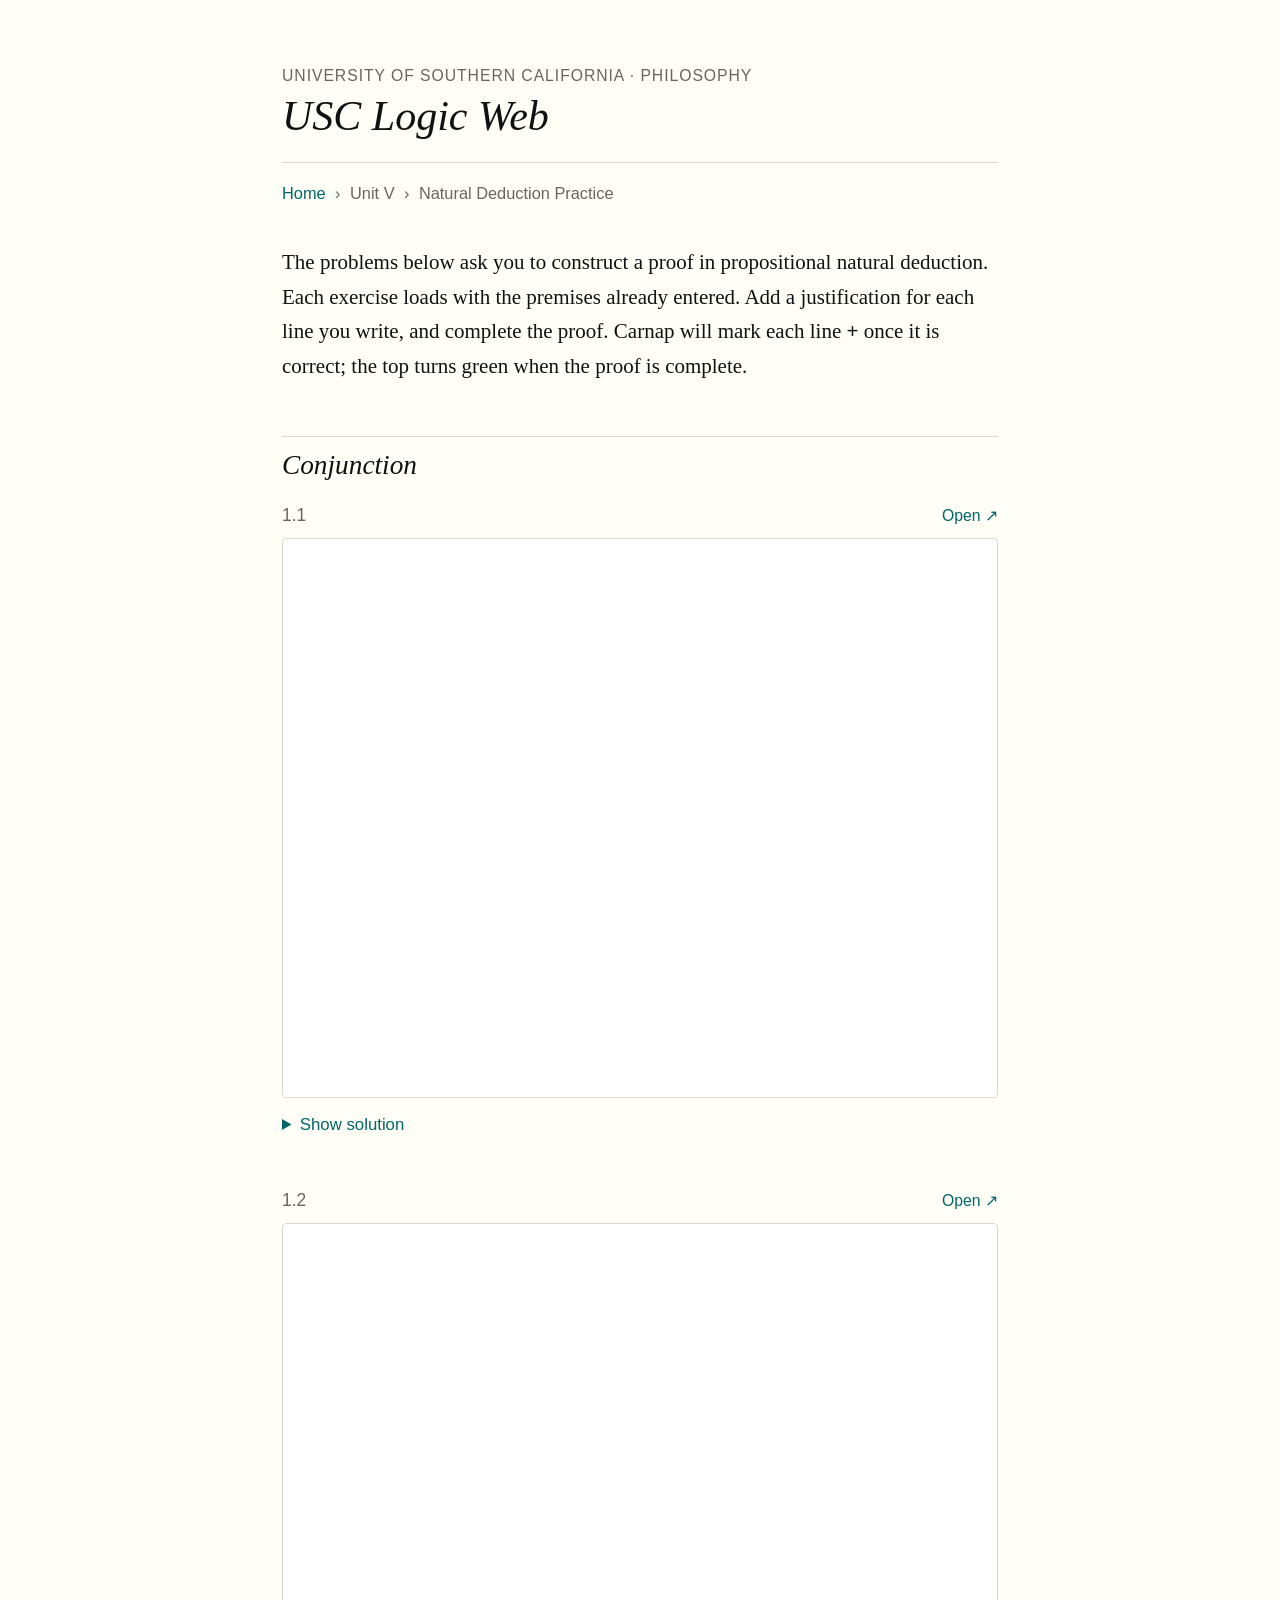
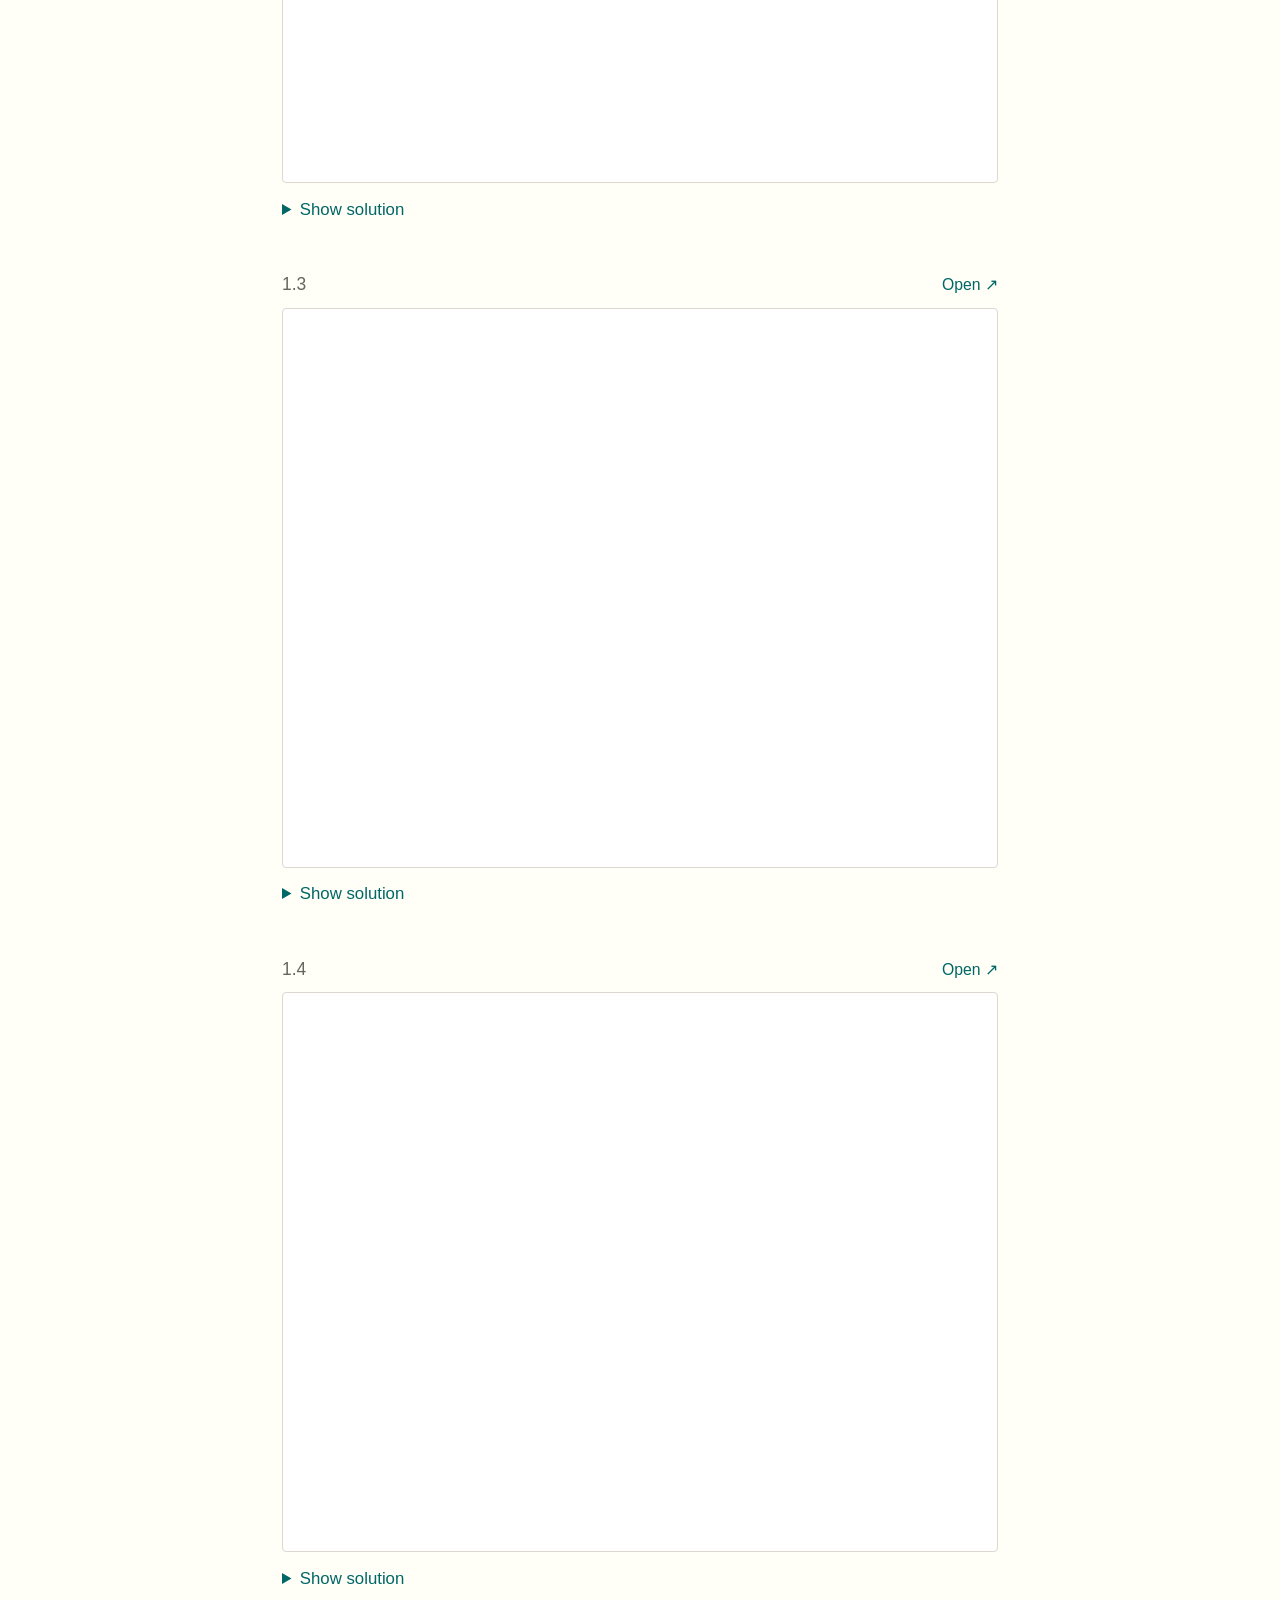
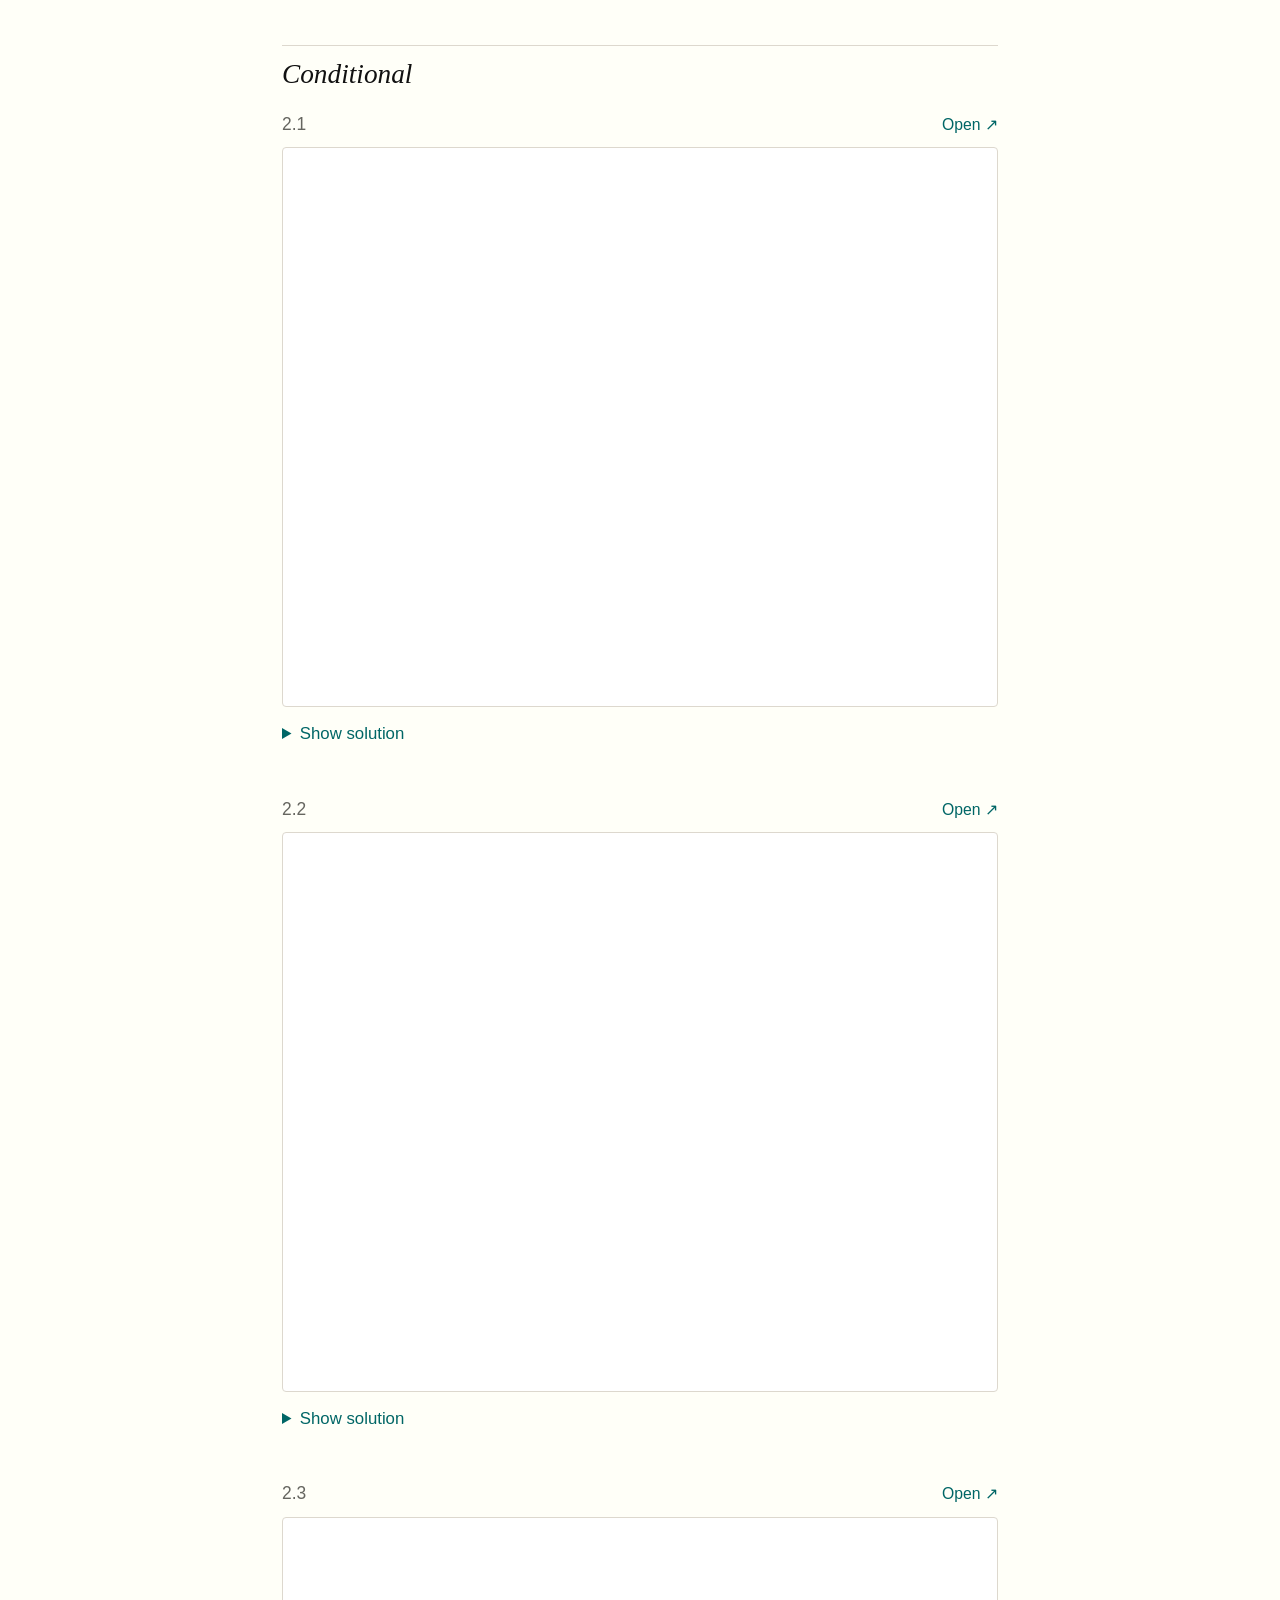
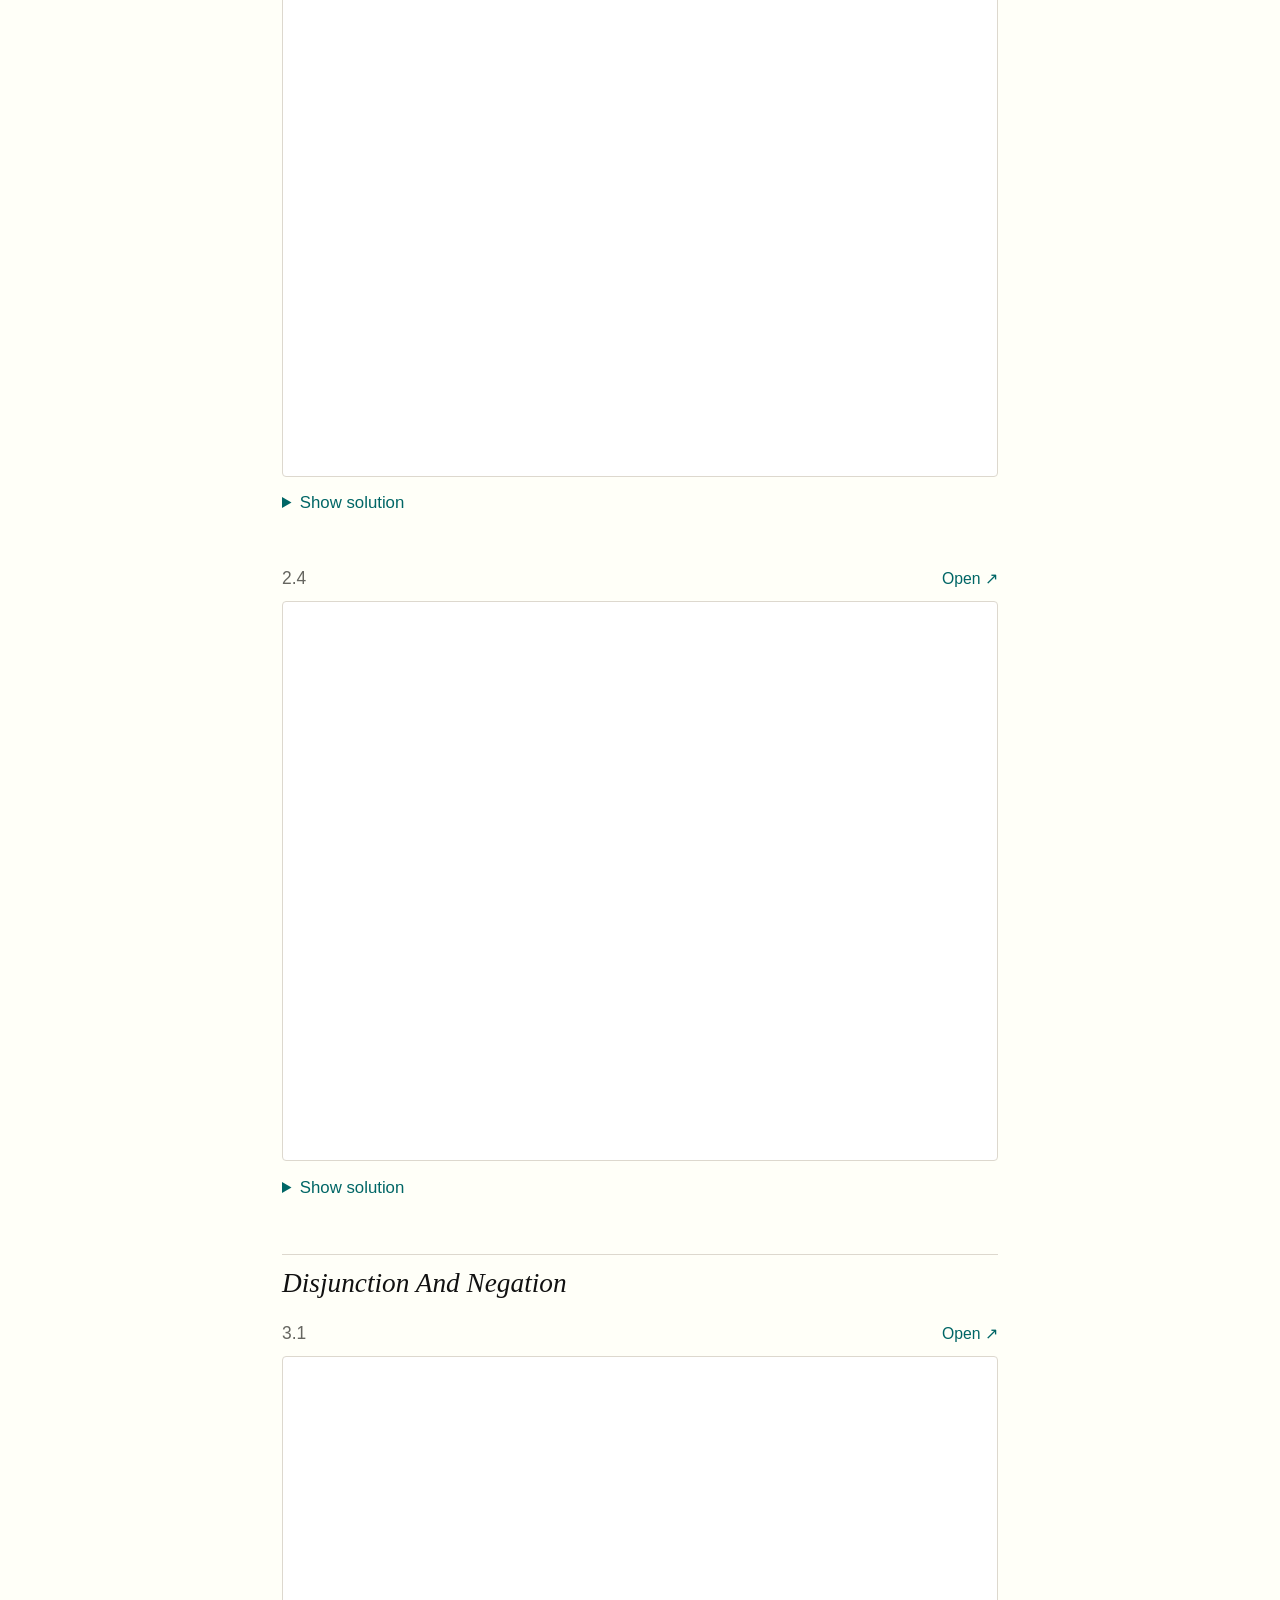
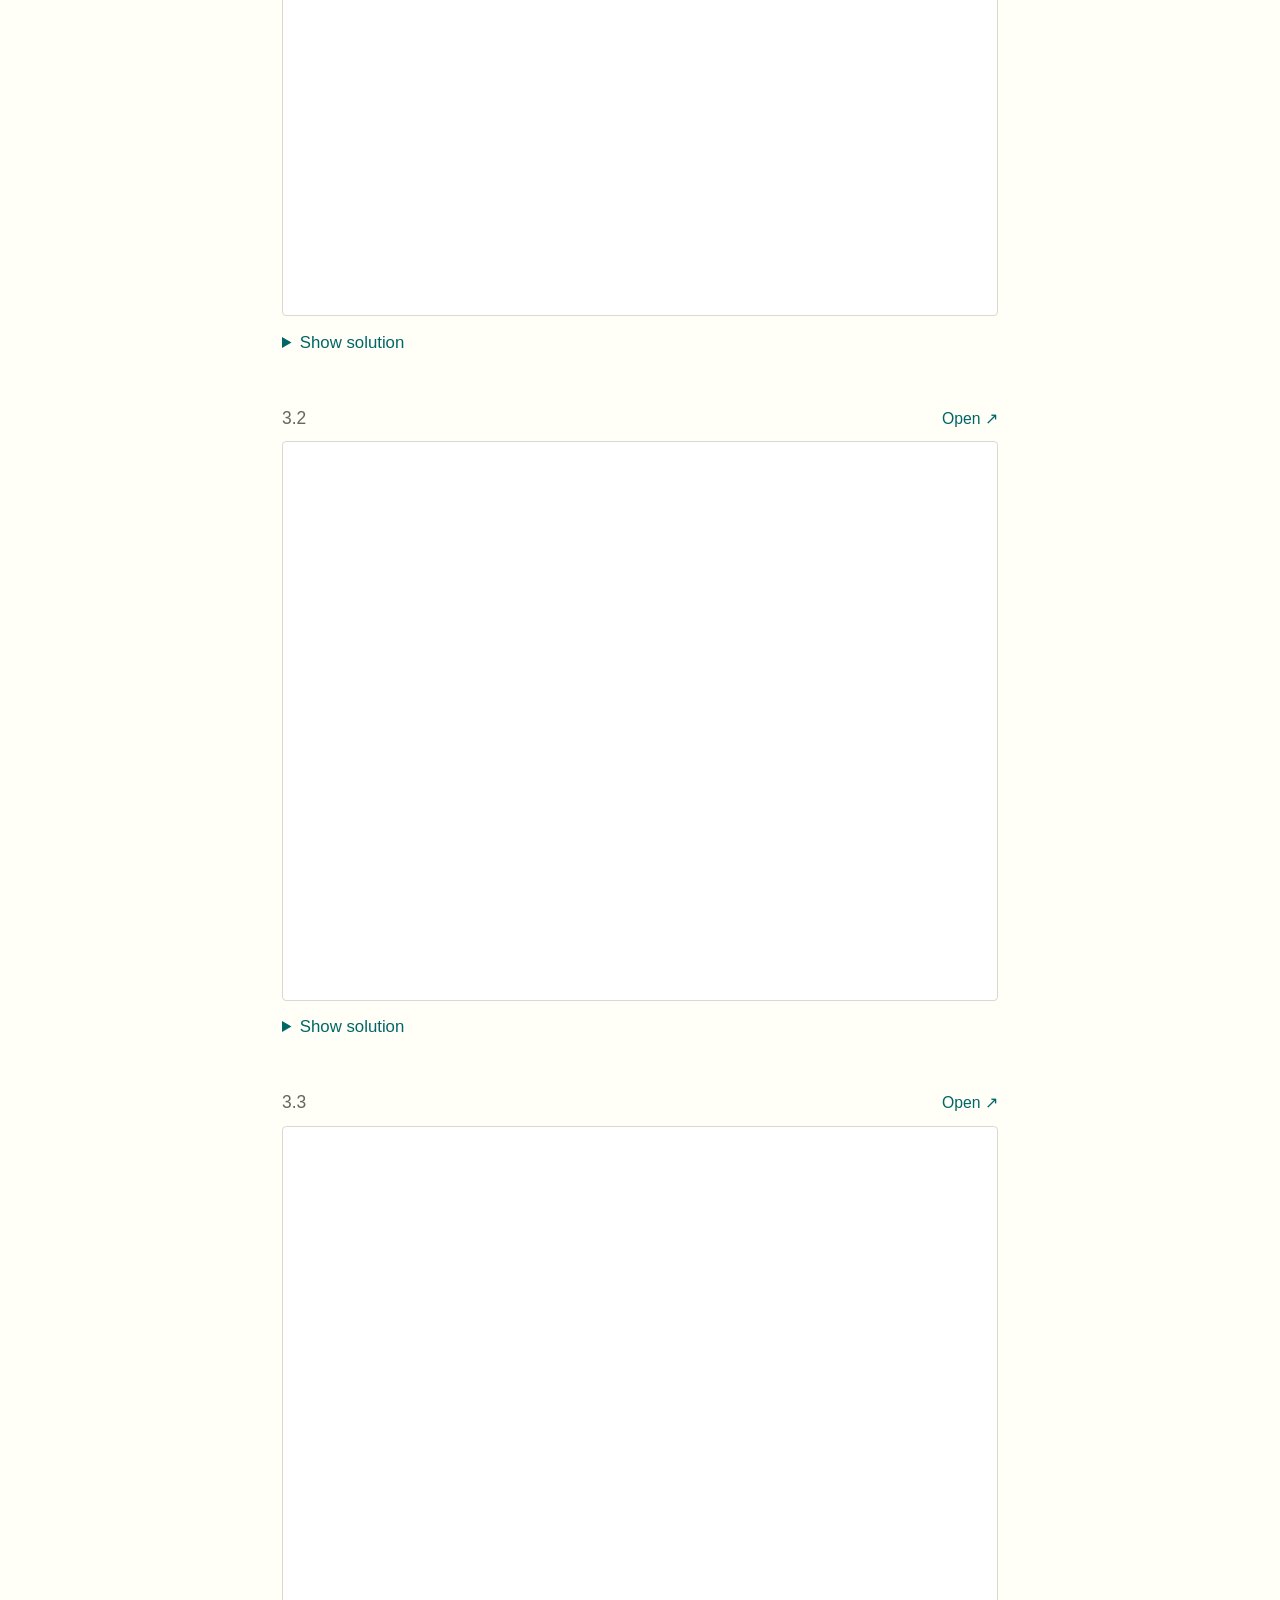
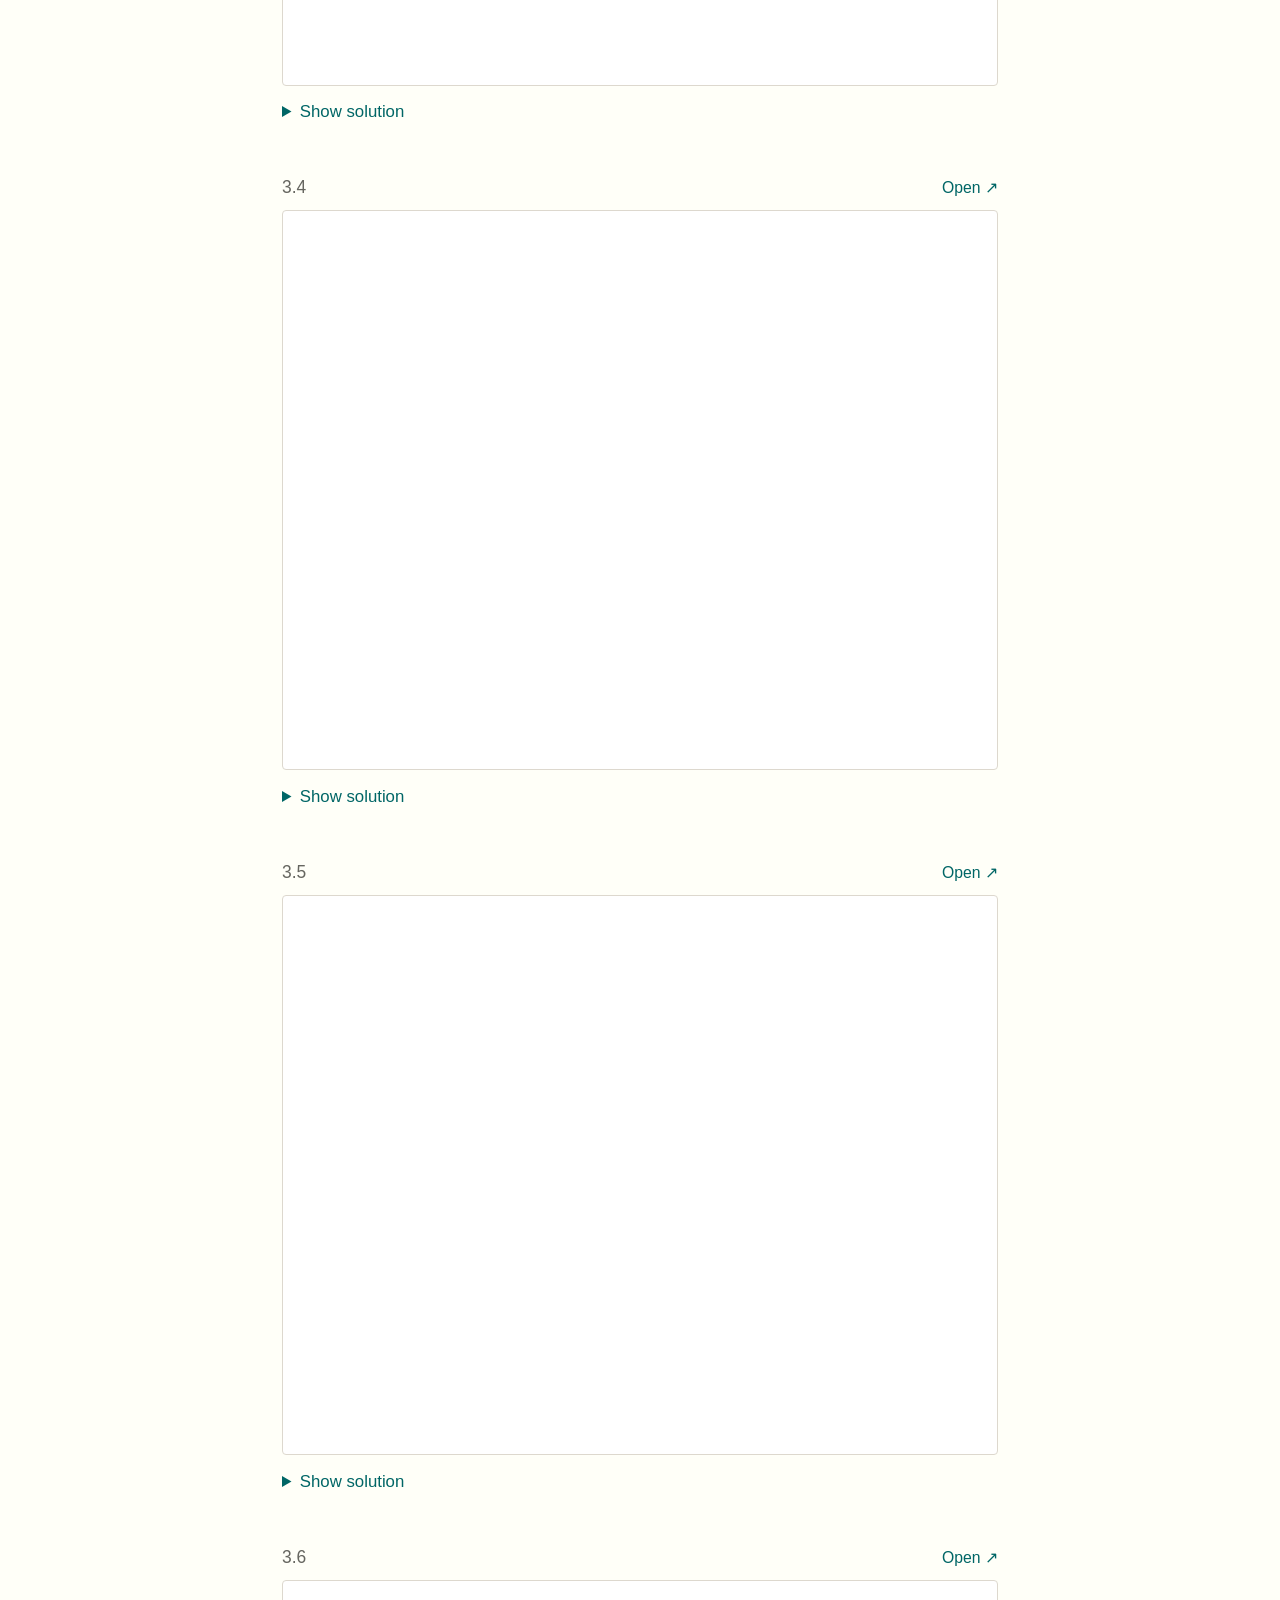
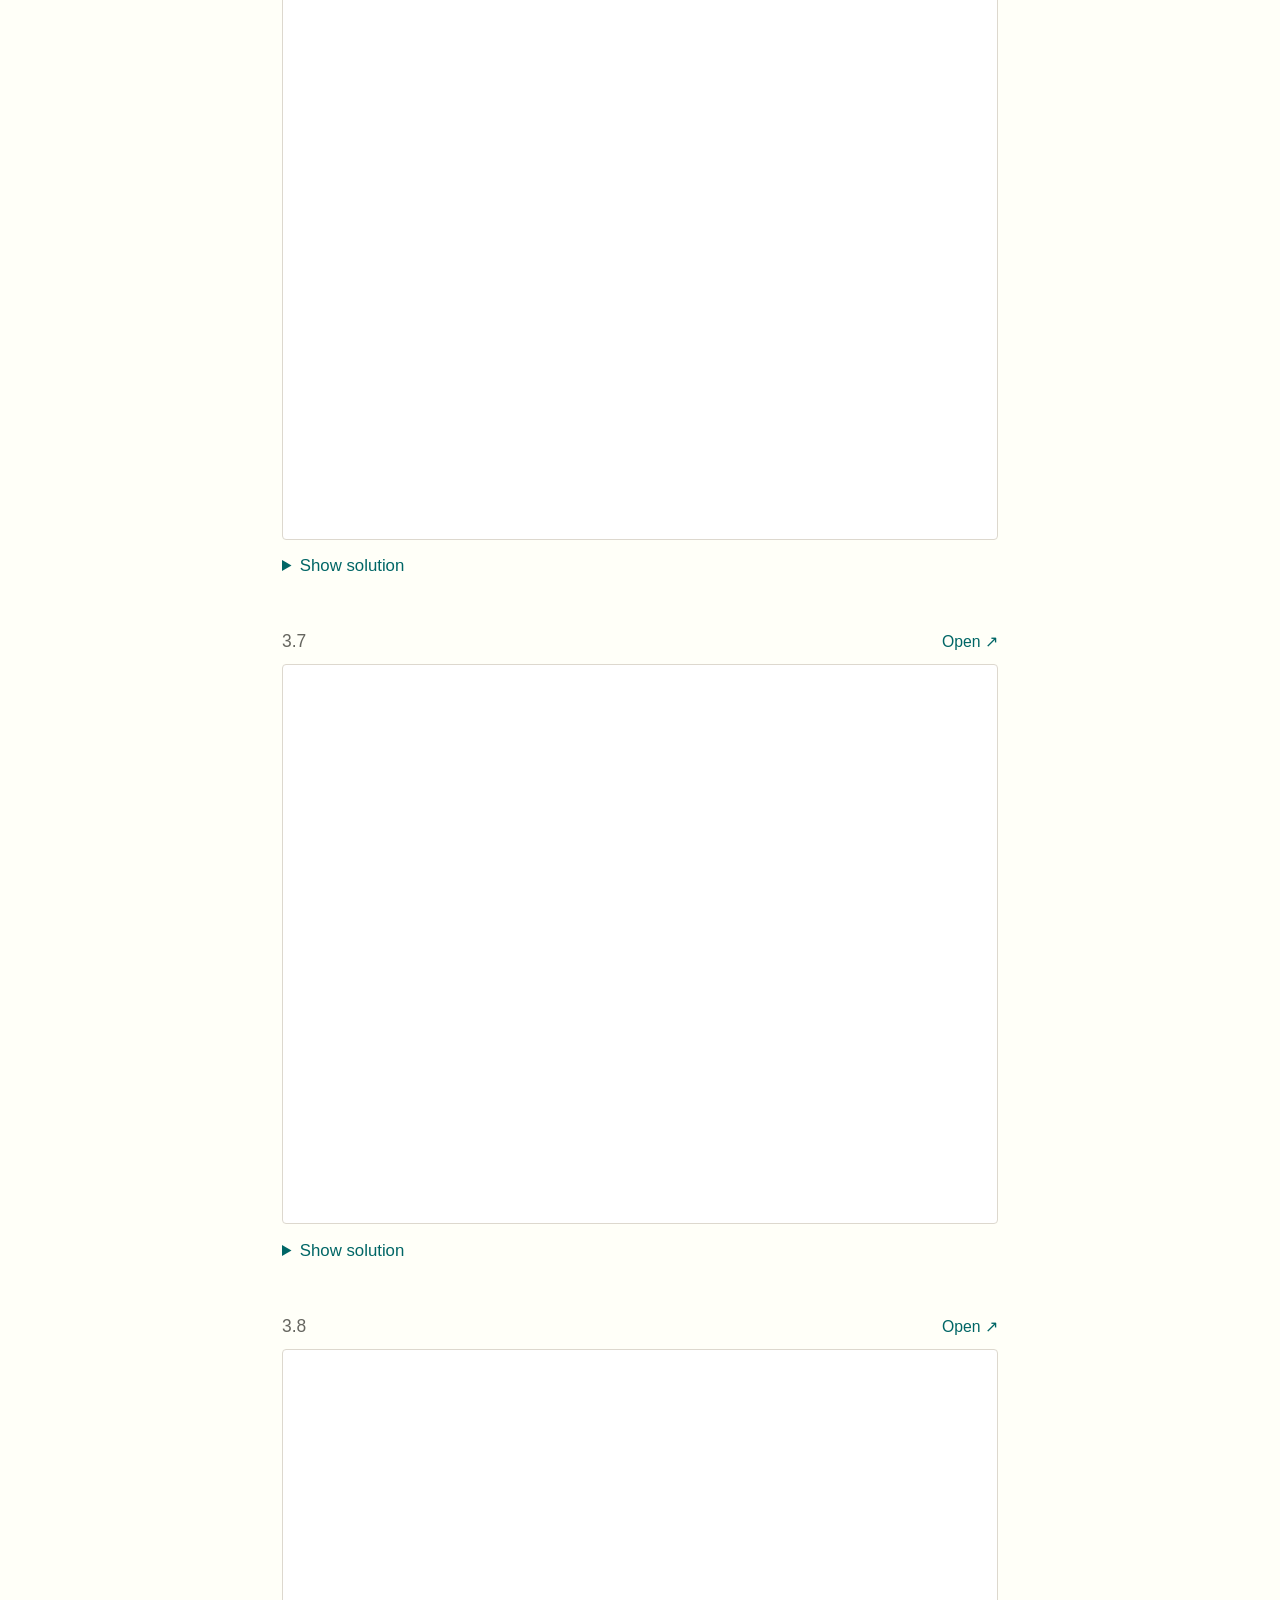
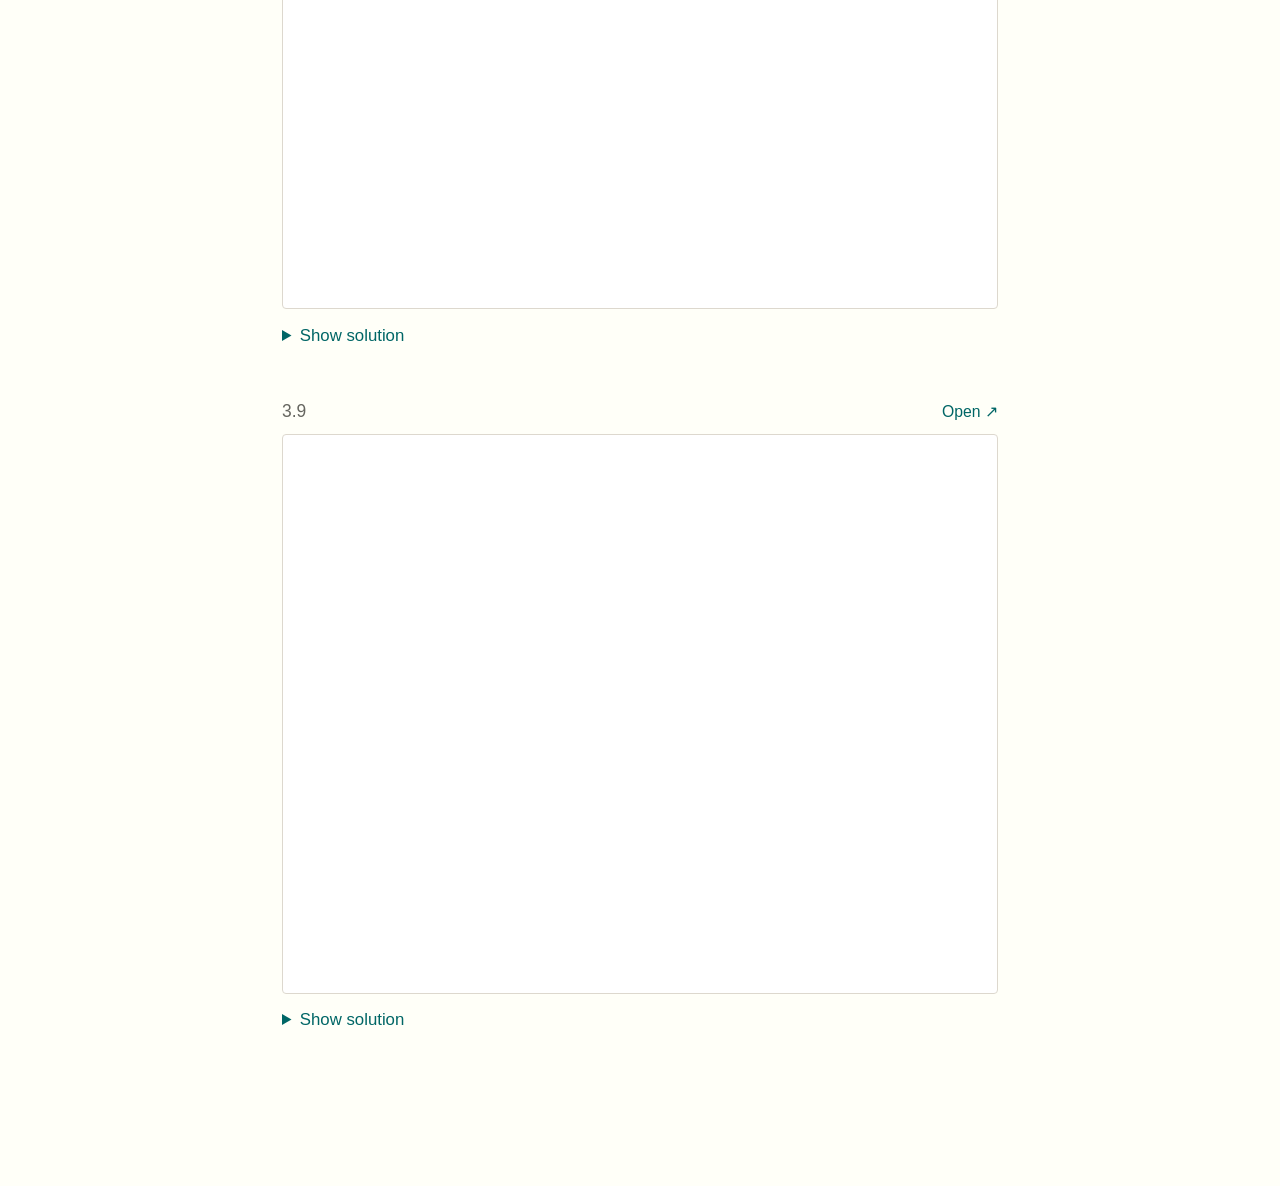
<file: unit-v/practice-proof.html>
<!DOCTYPE html>
<html lang="en">
<head>
  <meta charset="UTF-8">
  <meta name="viewport" content="width=device-width, initial-scale=1.0">
  <title>USC Logic Web &mdash; Unit V: Natural Deduction</title>
  <link rel="stylesheet" href="../shared/style.css">
  <style>
    .exercise-header {
      display: flex;
      justify-content: space-between;
      align-items: baseline;
      margin-bottom: 0.4rem;
    }
    .exercise-num {
      font-family: var(--font-sans);
      font-size: 0.83rem;
      color: var(--color-muted);
    }
    .open-btn {
      font-family: var(--font-sans);
      font-size: 0.75rem;
      color: var(--color-teal);
      text-decoration: none;
    }
    .open-btn:hover { text-decoration: underline; }
    .app-frame iframe {
      width: 100%;
      border: 1px solid var(--color-border);
      border-radius: 4px;
      display: block;
      background: #fff;
    }
    .exercise { margin: 0 0 2.25rem; }
    .solution { margin-top: 0.6rem; }
    .solution summary {
      font-family: var(--font-sans);
      font-size: 0.8rem;
      color: var(--color-teal);
      cursor: pointer;
    }
    .solution-note {
      font-family: var(--font-sans);
      font-size: 0.78rem;
      color: var(--color-muted);
      margin: 0.4rem 0;
    }
  </style>
</head>
<body>

  <header class="site-header">
    <div class="course-label">University of Southern California &middot; Philosophy</div>
    <h1>USC Logic Web</h1>
  </header>

  <nav class="breadcrumb">
    <a href="../index.html">Home</a>
    <span>&rsaquo;</span>
    Unit V
    <span>&rsaquo;</span>
    Natural Deduction Practice
  </nav>

  <p>The problems below ask you to construct a proof in propositional natural deduction.
  Each exercise loads with the premises already entered.
  Add a justification for each line you write, and complete the proof.
  Carnap will mark each line <strong>+</strong> once it is correct; the top turns green when the proof is complete.</p>

  <h2>Conjunction</h2>

  <div class="exercise">
    <div class="exercise-header">
      <span class="exercise-num">1.1</span>
      <a class="open-btn" target="_blank" href="https://gabriel-uzquiano.github.io/proof-checker/#p=p%2C+q+%E2%88%A7+r&c=q+%E2%88%A7+p&pr=p++P%0Aq+%E2%88%A7+r++P">Open &nearr;</a>
    </div>
    <div class="app-frame">
      <iframe src="https://gabriel-uzquiano.github.io/proof-checker/#p=p%2C+q+%E2%88%A7+r&c=q+%E2%88%A7+p&pr=p++P%0Aq+%E2%88%A7+r++P" height="560" loading="lazy" allow="fullscreen"></iframe>
    </div>
    <details class="solution">
      <summary>Show solution</summary>
      <p class="solution-note">One correct proof; others are possible. <a class="open-btn" target="_blank" href="https://gabriel-uzquiano.github.io/proof-checker/#p=p%2C+q+%E2%88%A7+r&c=q+%E2%88%A7+p&pr=p++++P%0Aq+%E2%88%A7+r++++P%0Aq++++E%E2%88%A7+2%0Aq+%E2%88%A7+p++++I%E2%88%A7+3%2C+1">Open solution &nearr;</a></p>
      <div class="app-frame">
        <iframe data-src="https://gabriel-uzquiano.github.io/proof-checker/#p=p%2C+q+%E2%88%A7+r&c=q+%E2%88%A7+p&pr=p++++P%0Aq+%E2%88%A7+r++++P%0Aq++++E%E2%88%A7+2%0Aq+%E2%88%A7+p++++I%E2%88%A7+3%2C+1" height="560" allow="fullscreen"></iframe>
      </div>
    </details>
  </div>
  <div class="exercise">
    <div class="exercise-header">
      <span class="exercise-num">1.2</span>
      <a class="open-btn" target="_blank" href="https://gabriel-uzquiano.github.io/proof-checker/#p=p%2C+q+%E2%88%A7+r&c=r+%E2%88%A7+p&pr=p++P%0Aq+%E2%88%A7+r++P">Open &nearr;</a>
    </div>
    <div class="app-frame">
      <iframe src="https://gabriel-uzquiano.github.io/proof-checker/#p=p%2C+q+%E2%88%A7+r&c=r+%E2%88%A7+p&pr=p++P%0Aq+%E2%88%A7+r++P" height="560" loading="lazy" allow="fullscreen"></iframe>
    </div>
    <details class="solution">
      <summary>Show solution</summary>
      <p class="solution-note">One correct proof; others are possible. <a class="open-btn" target="_blank" href="https://gabriel-uzquiano.github.io/proof-checker/#p=p%2C+q+%E2%88%A7+r&c=r+%E2%88%A7+p&pr=p++++P%0Aq+%E2%88%A7+r++++P%0Ar++++E%E2%88%A7+2%0Ar+%E2%88%A7+p++++I%E2%88%A7+3%2C+1">Open solution &nearr;</a></p>
      <div class="app-frame">
        <iframe data-src="https://gabriel-uzquiano.github.io/proof-checker/#p=p%2C+q+%E2%88%A7+r&c=r+%E2%88%A7+p&pr=p++++P%0Aq+%E2%88%A7+r++++P%0Ar++++E%E2%88%A7+2%0Ar+%E2%88%A7+p++++I%E2%88%A7+3%2C+1" height="560" allow="fullscreen"></iframe>
      </div>
    </details>
  </div>
  <div class="exercise">
    <div class="exercise-header">
      <span class="exercise-num">1.3</span>
      <a class="open-btn" target="_blank" href="https://gabriel-uzquiano.github.io/proof-checker/#p=p+%E2%88%A7+%28q+%E2%88%A7+t%29%2C+%28p+%E2%88%A7+q%29+%E2%88%A7+r&c=q+%E2%88%A7+r&pr=p+%E2%88%A7+%28q+%E2%88%A7+t%29++P%0A%28p+%E2%88%A7+q%29+%E2%88%A7+r++P">Open &nearr;</a>
    </div>
    <div class="app-frame">
      <iframe src="https://gabriel-uzquiano.github.io/proof-checker/#p=p+%E2%88%A7+%28q+%E2%88%A7+t%29%2C+%28p+%E2%88%A7+q%29+%E2%88%A7+r&c=q+%E2%88%A7+r&pr=p+%E2%88%A7+%28q+%E2%88%A7+t%29++P%0A%28p+%E2%88%A7+q%29+%E2%88%A7+r++P" height="560" loading="lazy" allow="fullscreen"></iframe>
    </div>
    <details class="solution">
      <summary>Show solution</summary>
      <p class="solution-note">One correct proof; others are possible. <a class="open-btn" target="_blank" href="https://gabriel-uzquiano.github.io/proof-checker/#p=p+%E2%88%A7+%28q+%E2%88%A7+t%29%2C+%28p+%E2%88%A7+q%29+%E2%88%A7+r&c=q+%E2%88%A7+r&pr=p+%E2%88%A7+%28q+%E2%88%A7+t%29++++P%0A%28p+%E2%88%A7+q%29+%E2%88%A7+r++++P%0Ap+%E2%88%A7+q++++E%E2%88%A7+2%0Aq++++E%E2%88%A7+3%0Ar++++E%E2%88%A7+2%0Aq+%E2%88%A7+r++++I%E2%88%A7+4%2C+5">Open solution &nearr;</a></p>
      <div class="app-frame">
        <iframe data-src="https://gabriel-uzquiano.github.io/proof-checker/#p=p+%E2%88%A7+%28q+%E2%88%A7+t%29%2C+%28p+%E2%88%A7+q%29+%E2%88%A7+r&c=q+%E2%88%A7+r&pr=p+%E2%88%A7+%28q+%E2%88%A7+t%29++++P%0A%28p+%E2%88%A7+q%29+%E2%88%A7+r++++P%0Ap+%E2%88%A7+q++++E%E2%88%A7+2%0Aq++++E%E2%88%A7+3%0Ar++++E%E2%88%A7+2%0Aq+%E2%88%A7+r++++I%E2%88%A7+4%2C+5" height="560" allow="fullscreen"></iframe>
      </div>
    </details>
  </div>
  <div class="exercise">
    <div class="exercise-header">
      <span class="exercise-num">1.4</span>
      <a class="open-btn" target="_blank" href="https://gabriel-uzquiano.github.io/proof-checker/#p=p+%E2%88%A7+%28q+%E2%88%A7+r%29&c=%28r+%E2%88%A7+q%29+%E2%88%A7+p&pr=p+%E2%88%A7+%28q+%E2%88%A7+r%29++P">Open &nearr;</a>
    </div>
    <div class="app-frame">
      <iframe src="https://gabriel-uzquiano.github.io/proof-checker/#p=p+%E2%88%A7+%28q+%E2%88%A7+r%29&c=%28r+%E2%88%A7+q%29+%E2%88%A7+p&pr=p+%E2%88%A7+%28q+%E2%88%A7+r%29++P" height="560" loading="lazy" allow="fullscreen"></iframe>
    </div>
    <details class="solution">
      <summary>Show solution</summary>
      <p class="solution-note">One correct proof; others are possible. <a class="open-btn" target="_blank" href="https://gabriel-uzquiano.github.io/proof-checker/#p=p+%E2%88%A7+%28q+%E2%88%A7+r%29&c=%28r+%E2%88%A7+q%29+%E2%88%A7+p&pr=p+%E2%88%A7+%28q+%E2%88%A7+r%29++++P%0Ap++++E%E2%88%A7+1%0Aq+%E2%88%A7+r++++E%E2%88%A7+1%0Aq++++E%E2%88%A7+3%0Ar++++E%E2%88%A7+3%0Ar+%E2%88%A7+q++++I%E2%88%A7+5%2C+4%0A%28r+%E2%88%A7+q%29+%E2%88%A7+p++++I%E2%88%A7+6%2C+2">Open solution &nearr;</a></p>
      <div class="app-frame">
        <iframe data-src="https://gabriel-uzquiano.github.io/proof-checker/#p=p+%E2%88%A7+%28q+%E2%88%A7+r%29&c=%28r+%E2%88%A7+q%29+%E2%88%A7+p&pr=p+%E2%88%A7+%28q+%E2%88%A7+r%29++++P%0Ap++++E%E2%88%A7+1%0Aq+%E2%88%A7+r++++E%E2%88%A7+1%0Aq++++E%E2%88%A7+3%0Ar++++E%E2%88%A7+3%0Ar+%E2%88%A7+q++++I%E2%88%A7+5%2C+4%0A%28r+%E2%88%A7+q%29+%E2%88%A7+p++++I%E2%88%A7+6%2C+2" height="560" allow="fullscreen"></iframe>
      </div>
    </details>
  </div>
  <h2>Conditional</h2>

  <div class="exercise">
    <div class="exercise-header">
      <span class="exercise-num">2.1</span>
      <a class="open-btn" target="_blank" href="https://gabriel-uzquiano.github.io/proof-checker/#p=p%2C+p+%E2%86%92+%28q+%E2%88%A7+r%29&c=r&pr=p++P%0Ap+%E2%86%92+%28q+%E2%88%A7+r%29++P">Open &nearr;</a>
    </div>
    <div class="app-frame">
      <iframe src="https://gabriel-uzquiano.github.io/proof-checker/#p=p%2C+p+%E2%86%92+%28q+%E2%88%A7+r%29&c=r&pr=p++P%0Ap+%E2%86%92+%28q+%E2%88%A7+r%29++P" height="560" loading="lazy" allow="fullscreen"></iframe>
    </div>
    <details class="solution">
      <summary>Show solution</summary>
      <p class="solution-note">One correct proof; others are possible. <a class="open-btn" target="_blank" href="https://gabriel-uzquiano.github.io/proof-checker/#p=p%2C+p+%E2%86%92+%28q+%E2%88%A7+r%29&c=r&pr=p++++P%0Ap+%E2%86%92+%28q+%E2%88%A7+r%29++++P%0Aq+%E2%88%A7+r++++E%E2%86%92+2%2C+1%0Ar++++E%E2%88%A7+3">Open solution &nearr;</a></p>
      <div class="app-frame">
        <iframe data-src="https://gabriel-uzquiano.github.io/proof-checker/#p=p%2C+p+%E2%86%92+%28q+%E2%88%A7+r%29&c=r&pr=p++++P%0Ap+%E2%86%92+%28q+%E2%88%A7+r%29++++P%0Aq+%E2%88%A7+r++++E%E2%86%92+2%2C+1%0Ar++++E%E2%88%A7+3" height="560" allow="fullscreen"></iframe>
      </div>
    </details>
  </div>
  <div class="exercise">
    <div class="exercise-header">
      <span class="exercise-num">2.2</span>
      <a class="open-btn" target="_blank" href="https://gabriel-uzquiano.github.io/proof-checker/#p=p+%E2%86%92+q%2C+p+%E2%86%92+r%2C+p&c=q+%E2%88%A7+r&pr=p+%E2%86%92+q++P%0Ap+%E2%86%92+r++P%0Ap++P">Open &nearr;</a>
    </div>
    <div class="app-frame">
      <iframe src="https://gabriel-uzquiano.github.io/proof-checker/#p=p+%E2%86%92+q%2C+p+%E2%86%92+r%2C+p&c=q+%E2%88%A7+r&pr=p+%E2%86%92+q++P%0Ap+%E2%86%92+r++P%0Ap++P" height="560" loading="lazy" allow="fullscreen"></iframe>
    </div>
    <details class="solution">
      <summary>Show solution</summary>
      <p class="solution-note">One correct proof; others are possible. <a class="open-btn" target="_blank" href="https://gabriel-uzquiano.github.io/proof-checker/#p=p+%E2%86%92+q%2C+p+%E2%86%92+r%2C+p&c=q+%E2%88%A7+r&pr=p+%E2%86%92+q++++P%0Ap+%E2%86%92+r++++P%0Ap++++P%0Aq++++E%E2%86%92+1%2C+3%0Ar++++E%E2%86%92+2%2C+3%0Aq+%E2%88%A7+r++++I%E2%88%A7+4%2C+5">Open solution &nearr;</a></p>
      <div class="app-frame">
        <iframe data-src="https://gabriel-uzquiano.github.io/proof-checker/#p=p+%E2%86%92+q%2C+p+%E2%86%92+r%2C+p&c=q+%E2%88%A7+r&pr=p+%E2%86%92+q++++P%0Ap+%E2%86%92+r++++P%0Ap++++P%0Aq++++E%E2%86%92+1%2C+3%0Ar++++E%E2%86%92+2%2C+3%0Aq+%E2%88%A7+r++++I%E2%88%A7+4%2C+5" height="560" allow="fullscreen"></iframe>
      </div>
    </details>
  </div>
  <div class="exercise">
    <div class="exercise-header">
      <span class="exercise-num">2.3</span>
      <a class="open-btn" target="_blank" href="https://gabriel-uzquiano.github.io/proof-checker/#p=p+%E2%86%92+%28q+%E2%86%92+r%29&c=q+%E2%86%92+%28p+%E2%86%92+r%29&pr=p+%E2%86%92+%28q+%E2%86%92+r%29++P">Open &nearr;</a>
    </div>
    <div class="app-frame">
      <iframe src="https://gabriel-uzquiano.github.io/proof-checker/#p=p+%E2%86%92+%28q+%E2%86%92+r%29&c=q+%E2%86%92+%28p+%E2%86%92+r%29&pr=p+%E2%86%92+%28q+%E2%86%92+r%29++P" height="560" loading="lazy" allow="fullscreen"></iframe>
    </div>
    <details class="solution">
      <summary>Show solution</summary>
      <p class="solution-note">One correct proof; others are possible. <a class="open-btn" target="_blank" href="https://gabriel-uzquiano.github.io/proof-checker/#p=p+%E2%86%92+%28q+%E2%86%92+r%29&c=q+%E2%86%92+%28p+%E2%86%92+r%29&pr=p+%E2%86%92+%28q+%E2%86%92+r%29++++P%0A++q++++A%0A++++p++++A%0A++++q+%E2%86%92+r++++E%E2%86%92+1%2C+3%0A++++r++++E%E2%86%92+4%2C+2%0A++p+%E2%86%92+r++++I%E2%86%92+3%E2%80%935%0Aq+%E2%86%92+%28p+%E2%86%92+r%29++++I%E2%86%92+2%E2%80%936">Open solution &nearr;</a></p>
      <div class="app-frame">
        <iframe data-src="https://gabriel-uzquiano.github.io/proof-checker/#p=p+%E2%86%92+%28q+%E2%86%92+r%29&c=q+%E2%86%92+%28p+%E2%86%92+r%29&pr=p+%E2%86%92+%28q+%E2%86%92+r%29++++P%0A++q++++A%0A++++p++++A%0A++++q+%E2%86%92+r++++E%E2%86%92+1%2C+3%0A++++r++++E%E2%86%92+4%2C+2%0A++p+%E2%86%92+r++++I%E2%86%92+3%E2%80%935%0Aq+%E2%86%92+%28p+%E2%86%92+r%29++++I%E2%86%92+2%E2%80%936" height="560" allow="fullscreen"></iframe>
      </div>
    </details>
  </div>
  <div class="exercise">
    <div class="exercise-header">
      <span class="exercise-num">2.4</span>
      <a class="open-btn" target="_blank" href="https://gabriel-uzquiano.github.io/proof-checker/#p=p+%E2%88%A7+%28q+%E2%86%92+%28r+%E2%88%A7+t%29%29&c=q+%E2%86%92+%28p+%E2%86%92+r%29&pr=p+%E2%88%A7+%28q+%E2%86%92+%28r+%E2%88%A7+t%29%29++P">Open &nearr;</a>
    </div>
    <div class="app-frame">
      <iframe src="https://gabriel-uzquiano.github.io/proof-checker/#p=p+%E2%88%A7+%28q+%E2%86%92+%28r+%E2%88%A7+t%29%29&c=q+%E2%86%92+%28p+%E2%86%92+r%29&pr=p+%E2%88%A7+%28q+%E2%86%92+%28r+%E2%88%A7+t%29%29++P" height="560" loading="lazy" allow="fullscreen"></iframe>
    </div>
    <details class="solution">
      <summary>Show solution</summary>
      <p class="solution-note">One correct proof; others are possible. <a class="open-btn" target="_blank" href="https://gabriel-uzquiano.github.io/proof-checker/#p=p+%E2%88%A7+%28q+%E2%86%92+%28r+%E2%88%A7+t%29%29&c=q+%E2%86%92+%28p+%E2%86%92+r%29&pr=p+%E2%88%A7+%28q+%E2%86%92+%28r+%E2%88%A7+t%29%29++++P%0A++q++++A%0A++++p++++A%0A++++q+%E2%86%92+%28r+%E2%88%A7+t%29++++E%E2%88%A7+1%0A++++r+%E2%88%A7+t++++E%E2%86%92+4%2C+2%0A++++r++++E%E2%88%A7+5%0A++p+%E2%86%92+r++++I%E2%86%92+3%E2%80%936%0Aq+%E2%86%92+%28p+%E2%86%92+r%29++++I%E2%86%92+2%E2%80%937">Open solution &nearr;</a></p>
      <div class="app-frame">
        <iframe data-src="https://gabriel-uzquiano.github.io/proof-checker/#p=p+%E2%88%A7+%28q+%E2%86%92+%28r+%E2%88%A7+t%29%29&c=q+%E2%86%92+%28p+%E2%86%92+r%29&pr=p+%E2%88%A7+%28q+%E2%86%92+%28r+%E2%88%A7+t%29%29++++P%0A++q++++A%0A++++p++++A%0A++++q+%E2%86%92+%28r+%E2%88%A7+t%29++++E%E2%88%A7+1%0A++++r+%E2%88%A7+t++++E%E2%86%92+4%2C+2%0A++++r++++E%E2%88%A7+5%0A++p+%E2%86%92+r++++I%E2%86%92+3%E2%80%936%0Aq+%E2%86%92+%28p+%E2%86%92+r%29++++I%E2%86%92+2%E2%80%937" height="560" allow="fullscreen"></iframe>
      </div>
    </details>
  </div>
  <h2>Disjunction And Negation</h2>

  <div class="exercise">
    <div class="exercise-header">
      <span class="exercise-num">3.1</span>
      <a class="open-btn" target="_blank" href="https://gabriel-uzquiano.github.io/proof-checker/#p=%C2%ACp+%E2%88%A8+q&c=p+%E2%86%92+q&pr=%C2%ACp+%E2%88%A8+q++P">Open &nearr;</a>
    </div>
    <div class="app-frame">
      <iframe src="https://gabriel-uzquiano.github.io/proof-checker/#p=%C2%ACp+%E2%88%A8+q&c=p+%E2%86%92+q&pr=%C2%ACp+%E2%88%A8+q++P" height="560" loading="lazy" allow="fullscreen"></iframe>
    </div>
    <details class="solution">
      <summary>Show solution</summary>
      <p class="solution-note">One correct proof; others are possible. <a class="open-btn" target="_blank" href="https://gabriel-uzquiano.github.io/proof-checker/#p=%C2%ACp+%E2%88%A8+q&c=p+%E2%86%92+q&pr=%C2%ACp+%E2%88%A8+q++++P%0A++p++++A%0A++++%C2%ACp++++A%0A++++%E2%8A%A5++++E%C2%AC+2%2C+3%0A++++q++++EFSQ+4%0A++%C2%ACp+%E2%86%92+q++++I%E2%86%92+3%E2%80%935%0A++++q++++A%0A++++q++++R+7%0A++q+%E2%86%92+q++++I%E2%86%92+7%E2%80%938%0A++q++++E%E2%88%A8+1%2C+6%2C+9%0Ap+%E2%86%92+q++++I%E2%86%92+2%E2%80%9310">Open solution &nearr;</a></p>
      <div class="app-frame">
        <iframe data-src="https://gabriel-uzquiano.github.io/proof-checker/#p=%C2%ACp+%E2%88%A8+q&c=p+%E2%86%92+q&pr=%C2%ACp+%E2%88%A8+q++++P%0A++p++++A%0A++++%C2%ACp++++A%0A++++%E2%8A%A5++++E%C2%AC+2%2C+3%0A++++q++++EFSQ+4%0A++%C2%ACp+%E2%86%92+q++++I%E2%86%92+3%E2%80%935%0A++++q++++A%0A++++q++++R+7%0A++q+%E2%86%92+q++++I%E2%86%92+7%E2%80%938%0A++q++++E%E2%88%A8+1%2C+6%2C+9%0Ap+%E2%86%92+q++++I%E2%86%92+2%E2%80%9310" height="560" allow="fullscreen"></iframe>
      </div>
    </details>
  </div>
  <div class="exercise">
    <div class="exercise-header">
      <span class="exercise-num">3.2</span>
      <a class="open-btn" target="_blank" href="https://gabriel-uzquiano.github.io/proof-checker/#p=p+%E2%88%A7+%C2%ACq&c=%C2%AC%28p+%E2%86%92+q%29&pr=p+%E2%88%A7+%C2%ACq++P">Open &nearr;</a>
    </div>
    <div class="app-frame">
      <iframe src="https://gabriel-uzquiano.github.io/proof-checker/#p=p+%E2%88%A7+%C2%ACq&c=%C2%AC%28p+%E2%86%92+q%29&pr=p+%E2%88%A7+%C2%ACq++P" height="560" loading="lazy" allow="fullscreen"></iframe>
    </div>
    <details class="solution">
      <summary>Show solution</summary>
      <p class="solution-note">One correct proof; others are possible. <a class="open-btn" target="_blank" href="https://gabriel-uzquiano.github.io/proof-checker/#p=p+%E2%88%A7+%C2%ACq&c=%C2%AC%28p+%E2%86%92+q%29&pr=p+%E2%88%A7+%C2%ACq++++P%0A++p+%E2%86%92+q++++A%0A++p++++E%E2%88%A7+1%0A++q++++E%E2%86%92+2%2C+3%0A++%C2%ACq++++E%E2%88%A7+1%0A++%E2%8A%A5++++E%C2%AC+4%2C+5%0A%C2%AC%28p+%E2%86%92+q%29++++I%C2%AC+2%E2%80%936">Open solution &nearr;</a></p>
      <div class="app-frame">
        <iframe data-src="https://gabriel-uzquiano.github.io/proof-checker/#p=p+%E2%88%A7+%C2%ACq&c=%C2%AC%28p+%E2%86%92+q%29&pr=p+%E2%88%A7+%C2%ACq++++P%0A++p+%E2%86%92+q++++A%0A++p++++E%E2%88%A7+1%0A++q++++E%E2%86%92+2%2C+3%0A++%C2%ACq++++E%E2%88%A7+1%0A++%E2%8A%A5++++E%C2%AC+4%2C+5%0A%C2%AC%28p+%E2%86%92+q%29++++I%C2%AC+2%E2%80%936" height="560" allow="fullscreen"></iframe>
      </div>
    </details>
  </div>
  <div class="exercise">
    <div class="exercise-header">
      <span class="exercise-num">3.3</span>
      <a class="open-btn" target="_blank" href="https://gabriel-uzquiano.github.io/proof-checker/#p=p+%E2%86%92+%28q+%E2%88%A7+r%29&c=%C2%ACp+%E2%88%A8+q&pr=p+%E2%86%92+%28q+%E2%88%A7+r%29++P">Open &nearr;</a>
    </div>
    <div class="app-frame">
      <iframe src="https://gabriel-uzquiano.github.io/proof-checker/#p=p+%E2%86%92+%28q+%E2%88%A7+r%29&c=%C2%ACp+%E2%88%A8+q&pr=p+%E2%86%92+%28q+%E2%88%A7+r%29++P" height="560" loading="lazy" allow="fullscreen"></iframe>
    </div>
    <details class="solution">
      <summary>Show solution</summary>
      <p class="solution-note">One correct proof; others are possible. <a class="open-btn" target="_blank" href="https://gabriel-uzquiano.github.io/proof-checker/#p=p+%E2%86%92+%28q+%E2%88%A7+r%29&c=%C2%ACp+%E2%88%A8+q&pr=p+%E2%86%92+%28q+%E2%88%A7+r%29++++P%0A++%C2%AC%28%C2%ACp+%E2%88%A8+q%29++++A%0A++++p++++A%0A++++q+%E2%88%A7+r++++E%E2%86%92+1%2C+3%0A++++q++++E%E2%88%A7+4%0A++++%C2%ACp+%E2%88%A8+q++++I%E2%88%A8+5%0A++++%E2%8A%A5++++E%C2%AC+6%2C+2%0A++%C2%ACp++++I%C2%AC+3%E2%80%937%0A++%C2%ACp+%E2%88%A8+q++++I%E2%88%A8+8%0A++%E2%8A%A5++++E%C2%AC+9%2C+2%0A%C2%AC%C2%AC%28%C2%ACp+%E2%88%A8+q%29++++I%C2%AC+2%E2%80%9310%0A%C2%ACp+%E2%88%A8+q++++DN+11">Open solution &nearr;</a></p>
      <div class="app-frame">
        <iframe data-src="https://gabriel-uzquiano.github.io/proof-checker/#p=p+%E2%86%92+%28q+%E2%88%A7+r%29&c=%C2%ACp+%E2%88%A8+q&pr=p+%E2%86%92+%28q+%E2%88%A7+r%29++++P%0A++%C2%AC%28%C2%ACp+%E2%88%A8+q%29++++A%0A++++p++++A%0A++++q+%E2%88%A7+r++++E%E2%86%92+1%2C+3%0A++++q++++E%E2%88%A7+4%0A++++%C2%ACp+%E2%88%A8+q++++I%E2%88%A8+5%0A++++%E2%8A%A5++++E%C2%AC+6%2C+2%0A++%C2%ACp++++I%C2%AC+3%E2%80%937%0A++%C2%ACp+%E2%88%A8+q++++I%E2%88%A8+8%0A++%E2%8A%A5++++E%C2%AC+9%2C+2%0A%C2%AC%C2%AC%28%C2%ACp+%E2%88%A8+q%29++++I%C2%AC+2%E2%80%9310%0A%C2%ACp+%E2%88%A8+q++++DN+11" height="560" allow="fullscreen"></iframe>
      </div>
    </details>
  </div>
  <div class="exercise">
    <div class="exercise-header">
      <span class="exercise-num">3.4</span>
      <a class="open-btn" target="_blank" href="https://gabriel-uzquiano.github.io/proof-checker/#p=%28p+%E2%88%A7+%C2%ACq%29+%E2%88%A8+%28r+%E2%88%A7+%C2%ACq%29&c=%C2%ACq&pr=%28p+%E2%88%A7+%C2%ACq%29+%E2%88%A8+%28r+%E2%88%A7+%C2%ACq%29++P">Open &nearr;</a>
    </div>
    <div class="app-frame">
      <iframe src="https://gabriel-uzquiano.github.io/proof-checker/#p=%28p+%E2%88%A7+%C2%ACq%29+%E2%88%A8+%28r+%E2%88%A7+%C2%ACq%29&c=%C2%ACq&pr=%28p+%E2%88%A7+%C2%ACq%29+%E2%88%A8+%28r+%E2%88%A7+%C2%ACq%29++P" height="560" loading="lazy" allow="fullscreen"></iframe>
    </div>
    <details class="solution">
      <summary>Show solution</summary>
      <p class="solution-note">One correct proof; others are possible. <a class="open-btn" target="_blank" href="https://gabriel-uzquiano.github.io/proof-checker/#p=%28p+%E2%88%A7+%C2%ACq%29+%E2%88%A8+%28r+%E2%88%A7+%C2%ACq%29&c=%C2%ACq&pr=%28p+%E2%88%A7+%C2%ACq%29+%E2%88%A8+%28r+%E2%88%A7+%C2%ACq%29++++P%0A++p+%E2%88%A7+%C2%ACq++++A%0A++%C2%ACq++++E%E2%88%A7+2%0A%28p+%E2%88%A7+%C2%ACq%29+%E2%86%92+%C2%ACq++++I%E2%86%92+2%E2%80%933%0A++r+%E2%88%A7+%C2%ACq++++A%0A++%C2%ACq++++E%E2%88%A7+5%0A%28r+%E2%88%A7+%C2%ACq%29+%E2%86%92+%C2%ACq++++I%E2%86%92+5%E2%80%936%0A%C2%ACq++++E%E2%88%A8+1%2C+4%2C+7">Open solution &nearr;</a></p>
      <div class="app-frame">
        <iframe data-src="https://gabriel-uzquiano.github.io/proof-checker/#p=%28p+%E2%88%A7+%C2%ACq%29+%E2%88%A8+%28r+%E2%88%A7+%C2%ACq%29&c=%C2%ACq&pr=%28p+%E2%88%A7+%C2%ACq%29+%E2%88%A8+%28r+%E2%88%A7+%C2%ACq%29++++P%0A++p+%E2%88%A7+%C2%ACq++++A%0A++%C2%ACq++++E%E2%88%A7+2%0A%28p+%E2%88%A7+%C2%ACq%29+%E2%86%92+%C2%ACq++++I%E2%86%92+2%E2%80%933%0A++r+%E2%88%A7+%C2%ACq++++A%0A++%C2%ACq++++E%E2%88%A7+5%0A%28r+%E2%88%A7+%C2%ACq%29+%E2%86%92+%C2%ACq++++I%E2%86%92+5%E2%80%936%0A%C2%ACq++++E%E2%88%A8+1%2C+4%2C+7" height="560" allow="fullscreen"></iframe>
      </div>
    </details>
  </div>
  <div class="exercise">
    <div class="exercise-header">
      <span class="exercise-num">3.5</span>
      <a class="open-btn" target="_blank" href="https://gabriel-uzquiano.github.io/proof-checker/#p=p&c=%C2%AC%28p+%E2%86%92+%C2%ACp%29&pr=p++P">Open &nearr;</a>
    </div>
    <div class="app-frame">
      <iframe src="https://gabriel-uzquiano.github.io/proof-checker/#p=p&c=%C2%AC%28p+%E2%86%92+%C2%ACp%29&pr=p++P" height="560" loading="lazy" allow="fullscreen"></iframe>
    </div>
    <details class="solution">
      <summary>Show solution</summary>
      <p class="solution-note">One correct proof; others are possible. <a class="open-btn" target="_blank" href="https://gabriel-uzquiano.github.io/proof-checker/#p=p&c=%C2%AC%28p+%E2%86%92+%C2%ACp%29&pr=p++++P%0A++p+%E2%86%92+%C2%ACp++++A%0A++%C2%ACp++++E%E2%86%92+2%2C+1%0A++%E2%8A%A5++++E%C2%AC+1%2C+3%0A%C2%AC%28p+%E2%86%92+%C2%ACp%29++++I%C2%AC+2%E2%80%934">Open solution &nearr;</a></p>
      <div class="app-frame">
        <iframe data-src="https://gabriel-uzquiano.github.io/proof-checker/#p=p&c=%C2%AC%28p+%E2%86%92+%C2%ACp%29&pr=p++++P%0A++p+%E2%86%92+%C2%ACp++++A%0A++%C2%ACp++++E%E2%86%92+2%2C+1%0A++%E2%8A%A5++++E%C2%AC+1%2C+3%0A%C2%AC%28p+%E2%86%92+%C2%ACp%29++++I%C2%AC+2%E2%80%934" height="560" allow="fullscreen"></iframe>
      </div>
    </details>
  </div>
  <div class="exercise">
    <div class="exercise-header">
      <span class="exercise-num">3.6</span>
      <a class="open-btn" target="_blank" href="https://gabriel-uzquiano.github.io/proof-checker/#p=%C2%AC%28p+%E2%88%A8+q%29&c=%C2%ACp+%E2%88%A7+%C2%ACq&pr=%C2%AC%28p+%E2%88%A8+q%29++P">Open &nearr;</a>
    </div>
    <div class="app-frame">
      <iframe src="https://gabriel-uzquiano.github.io/proof-checker/#p=%C2%AC%28p+%E2%88%A8+q%29&c=%C2%ACp+%E2%88%A7+%C2%ACq&pr=%C2%AC%28p+%E2%88%A8+q%29++P" height="560" loading="lazy" allow="fullscreen"></iframe>
    </div>
    <details class="solution">
      <summary>Show solution</summary>
      <p class="solution-note">One correct proof; others are possible. <a class="open-btn" target="_blank" href="https://gabriel-uzquiano.github.io/proof-checker/#p=%C2%AC%28p+%E2%88%A8+q%29&c=%C2%ACp+%E2%88%A7+%C2%ACq&pr=%C2%AC%28p+%E2%88%A8+q%29++++P%0A++p++++A%0A++p+%E2%88%A8+q++++I%E2%88%A8+2%0A++%E2%8A%A5++++E%C2%AC+3%2C+1%0A%C2%ACp++++I%C2%AC+2%E2%80%934%0A++q++++A%0A++p+%E2%88%A8+q++++I%E2%88%A8+6%0A++%E2%8A%A5++++E%C2%AC+7%2C+1%0A%C2%ACq++++I%C2%AC+6%E2%80%938%0A%C2%ACp+%E2%88%A7+%C2%ACq++++I%E2%88%A7+5%2C+9">Open solution &nearr;</a></p>
      <div class="app-frame">
        <iframe data-src="https://gabriel-uzquiano.github.io/proof-checker/#p=%C2%AC%28p+%E2%88%A8+q%29&c=%C2%ACp+%E2%88%A7+%C2%ACq&pr=%C2%AC%28p+%E2%88%A8+q%29++++P%0A++p++++A%0A++p+%E2%88%A8+q++++I%E2%88%A8+2%0A++%E2%8A%A5++++E%C2%AC+3%2C+1%0A%C2%ACp++++I%C2%AC+2%E2%80%934%0A++q++++A%0A++p+%E2%88%A8+q++++I%E2%88%A8+6%0A++%E2%8A%A5++++E%C2%AC+7%2C+1%0A%C2%ACq++++I%C2%AC+6%E2%80%938%0A%C2%ACp+%E2%88%A7+%C2%ACq++++I%E2%88%A7+5%2C+9" height="560" allow="fullscreen"></iframe>
      </div>
    </details>
  </div>
  <div class="exercise">
    <div class="exercise-header">
      <span class="exercise-num">3.7</span>
      <a class="open-btn" target="_blank" href="https://gabriel-uzquiano.github.io/proof-checker/#p=p+%E2%86%92+%C2%AC%28q+%E2%88%A7+r%29%2C+q%2C+%C2%ACr+%E2%86%92+%C2%ACq&c=%C2%ACp&pr=p+%E2%86%92+%C2%AC%28q+%E2%88%A7+r%29++P%0Aq++P%0A%C2%ACr+%E2%86%92+%C2%ACq++P">Open &nearr;</a>
    </div>
    <div class="app-frame">
      <iframe src="https://gabriel-uzquiano.github.io/proof-checker/#p=p+%E2%86%92+%C2%AC%28q+%E2%88%A7+r%29%2C+q%2C+%C2%ACr+%E2%86%92+%C2%ACq&c=%C2%ACp&pr=p+%E2%86%92+%C2%AC%28q+%E2%88%A7+r%29++P%0Aq++P%0A%C2%ACr+%E2%86%92+%C2%ACq++P" height="560" loading="lazy" allow="fullscreen"></iframe>
    </div>
    <details class="solution">
      <summary>Show solution</summary>
      <p class="solution-note">One correct proof; others are possible. <a class="open-btn" target="_blank" href="https://gabriel-uzquiano.github.io/proof-checker/#p=p+%E2%86%92+%C2%AC%28q+%E2%88%A7+r%29%2C+q%2C+%C2%ACr+%E2%86%92+%C2%ACq&c=%C2%ACp&pr=p+%E2%86%92+%C2%AC%28q+%E2%88%A7+r%29++++P%0Aq++++P%0A%C2%ACr+%E2%86%92+%C2%ACq++++P%0A++p++++A%0A++%C2%AC%28q+%E2%88%A7+r%29++++E%E2%86%92+1%2C+4%0A++++%C2%ACr++++A%0A++++%C2%ACq++++E%E2%86%92+3%2C+6%0A++++%E2%8A%A5++++E%C2%AC+2%2C+7%0A++%C2%AC%C2%ACr++++I%C2%AC+6%E2%80%938%0A++r++++DN+9%0A++q+%E2%88%A7+r++++I%E2%88%A7+2%2C+10%0A++%E2%8A%A5++++E%C2%AC+11%2C+5%0A%C2%ACp++++I%C2%AC+4%E2%80%9312">Open solution &nearr;</a></p>
      <div class="app-frame">
        <iframe data-src="https://gabriel-uzquiano.github.io/proof-checker/#p=p+%E2%86%92+%C2%AC%28q+%E2%88%A7+r%29%2C+q%2C+%C2%ACr+%E2%86%92+%C2%ACq&c=%C2%ACp&pr=p+%E2%86%92+%C2%AC%28q+%E2%88%A7+r%29++++P%0Aq++++P%0A%C2%ACr+%E2%86%92+%C2%ACq++++P%0A++p++++A%0A++%C2%AC%28q+%E2%88%A7+r%29++++E%E2%86%92+1%2C+4%0A++++%C2%ACr++++A%0A++++%C2%ACq++++E%E2%86%92+3%2C+6%0A++++%E2%8A%A5++++E%C2%AC+2%2C+7%0A++%C2%AC%C2%ACr++++I%C2%AC+6%E2%80%938%0A++r++++DN+9%0A++q+%E2%88%A7+r++++I%E2%88%A7+2%2C+10%0A++%E2%8A%A5++++E%C2%AC+11%2C+5%0A%C2%ACp++++I%C2%AC+4%E2%80%9312" height="560" allow="fullscreen"></iframe>
      </div>
    </details>
  </div>
  <div class="exercise">
    <div class="exercise-header">
      <span class="exercise-num">3.8</span>
      <a class="open-btn" target="_blank" href="https://gabriel-uzquiano.github.io/proof-checker/#p=p+%E2%86%92+%28%C2%ACq+%E2%86%92+%C2%ACr%29%2C+p+%E2%86%92+%C2%ACq&c=r+%E2%86%92+%C2%ACp&pr=p+%E2%86%92+%28%C2%ACq+%E2%86%92+%C2%ACr%29++P%0Ap+%E2%86%92+%C2%ACq++P">Open &nearr;</a>
    </div>
    <div class="app-frame">
      <iframe src="https://gabriel-uzquiano.github.io/proof-checker/#p=p+%E2%86%92+%28%C2%ACq+%E2%86%92+%C2%ACr%29%2C+p+%E2%86%92+%C2%ACq&c=r+%E2%86%92+%C2%ACp&pr=p+%E2%86%92+%28%C2%ACq+%E2%86%92+%C2%ACr%29++P%0Ap+%E2%86%92+%C2%ACq++P" height="560" loading="lazy" allow="fullscreen"></iframe>
    </div>
    <details class="solution">
      <summary>Show solution</summary>
      <p class="solution-note">One correct proof; others are possible. <a class="open-btn" target="_blank" href="https://gabriel-uzquiano.github.io/proof-checker/#p=p+%E2%86%92+%28%C2%ACq+%E2%86%92+%C2%ACr%29%2C+p+%E2%86%92+%C2%ACq&c=r+%E2%86%92+%C2%ACp&pr=p+%E2%86%92+%28%C2%ACq+%E2%86%92+%C2%ACr%29++++P%0Ap+%E2%86%92+%C2%ACq++++P%0A++r++++A%0A++++p++++A%0A++++%C2%ACq++++E%E2%86%92+2%2C+4%0A++++%C2%ACq+%E2%86%92+%C2%ACr++++E%E2%86%92+1%2C+4%0A++++%C2%ACr++++E%E2%86%92+6%2C+5%0A++++%E2%8A%A5++++E%C2%AC+3%2C+7%0A++%C2%ACp++++I%C2%AC+4%E2%80%938%0Ar+%E2%86%92+%C2%ACp++++I%E2%86%92+3%E2%80%939">Open solution &nearr;</a></p>
      <div class="app-frame">
        <iframe data-src="https://gabriel-uzquiano.github.io/proof-checker/#p=p+%E2%86%92+%28%C2%ACq+%E2%86%92+%C2%ACr%29%2C+p+%E2%86%92+%C2%ACq&c=r+%E2%86%92+%C2%ACp&pr=p+%E2%86%92+%28%C2%ACq+%E2%86%92+%C2%ACr%29++++P%0Ap+%E2%86%92+%C2%ACq++++P%0A++r++++A%0A++++p++++A%0A++++%C2%ACq++++E%E2%86%92+2%2C+4%0A++++%C2%ACq+%E2%86%92+%C2%ACr++++E%E2%86%92+1%2C+4%0A++++%C2%ACr++++E%E2%86%92+6%2C+5%0A++++%E2%8A%A5++++E%C2%AC+3%2C+7%0A++%C2%ACp++++I%C2%AC+4%E2%80%938%0Ar+%E2%86%92+%C2%ACp++++I%E2%86%92+3%E2%80%939" height="560" allow="fullscreen"></iframe>
      </div>
    </details>
  </div>
  <div class="exercise">
    <div class="exercise-header">
      <span class="exercise-num">3.9</span>
      <a class="open-btn" target="_blank" href="https://gabriel-uzquiano.github.io/proof-checker/#p=r+%E2%86%92+%28p+%E2%86%92+q%29%2C+p%2C+q+%E2%88%A8+r&c=%C2%AC%C2%ACq&pr=r+%E2%86%92+%28p+%E2%86%92+q%29++P%0Ap++P%0Aq+%E2%88%A8+r++P">Open &nearr;</a>
    </div>
    <div class="app-frame">
      <iframe src="https://gabriel-uzquiano.github.io/proof-checker/#p=r+%E2%86%92+%28p+%E2%86%92+q%29%2C+p%2C+q+%E2%88%A8+r&c=%C2%AC%C2%ACq&pr=r+%E2%86%92+%28p+%E2%86%92+q%29++P%0Ap++P%0Aq+%E2%88%A8+r++P" height="560" loading="lazy" allow="fullscreen"></iframe>
    </div>
    <details class="solution">
      <summary>Show solution</summary>
      <p class="solution-note">One correct proof; others are possible. <a class="open-btn" target="_blank" href="https://gabriel-uzquiano.github.io/proof-checker/#p=r+%E2%86%92+%28p+%E2%86%92+q%29%2C+p%2C+q+%E2%88%A8+r&c=%C2%AC%C2%ACq&pr=r+%E2%86%92+%28p+%E2%86%92+q%29++++P%0Ap++++P%0Aq+%E2%88%A8+r++++P%0A++%C2%ACq++++A%0A++++q++++A%0A++++q++++R+5%0A++q+%E2%86%92+q++++I%E2%86%92+5%E2%80%936%0A++++r++++A%0A++++p+%E2%86%92+q++++E%E2%86%92+1%2C+8%0A++++q++++E%E2%86%92+9%2C+2%0A++r+%E2%86%92+q++++I%E2%86%92+8%E2%80%9310%0A++q++++E%E2%88%A8+3%2C+7%2C+11%0A++%E2%8A%A5++++E%C2%AC+12%2C+4%0A%C2%AC%C2%ACq++++I%C2%AC+4%E2%80%9313">Open solution &nearr;</a></p>
      <div class="app-frame">
        <iframe data-src="https://gabriel-uzquiano.github.io/proof-checker/#p=r+%E2%86%92+%28p+%E2%86%92+q%29%2C+p%2C+q+%E2%88%A8+r&c=%C2%AC%C2%ACq&pr=r+%E2%86%92+%28p+%E2%86%92+q%29++++P%0Ap++++P%0Aq+%E2%88%A8+r++++P%0A++%C2%ACq++++A%0A++++q++++A%0A++++q++++R+5%0A++q+%E2%86%92+q++++I%E2%86%92+5%E2%80%936%0A++++r++++A%0A++++p+%E2%86%92+q++++E%E2%86%92+1%2C+8%0A++++q++++E%E2%86%92+9%2C+2%0A++r+%E2%86%92+q++++I%E2%86%92+8%E2%80%9310%0A++q++++E%E2%88%A8+3%2C+7%2C+11%0A++%E2%8A%A5++++E%C2%AC+12%2C+4%0A%C2%AC%C2%ACq++++I%C2%AC+4%E2%80%9313" height="560" allow="fullscreen"></iframe>
      </div>
    </details>
  </div>
  <script>
    // Load each solution only when its toggle is opened.
    document.querySelectorAll('details.solution').forEach(function (d) {
      d.addEventListener('toggle', function () {
        var f = d.querySelector('iframe[data-src]');
        if (d.open && f && !f.src) f.src = f.dataset.src;
      });
    });
  </script>
</body>
</html>
</file>
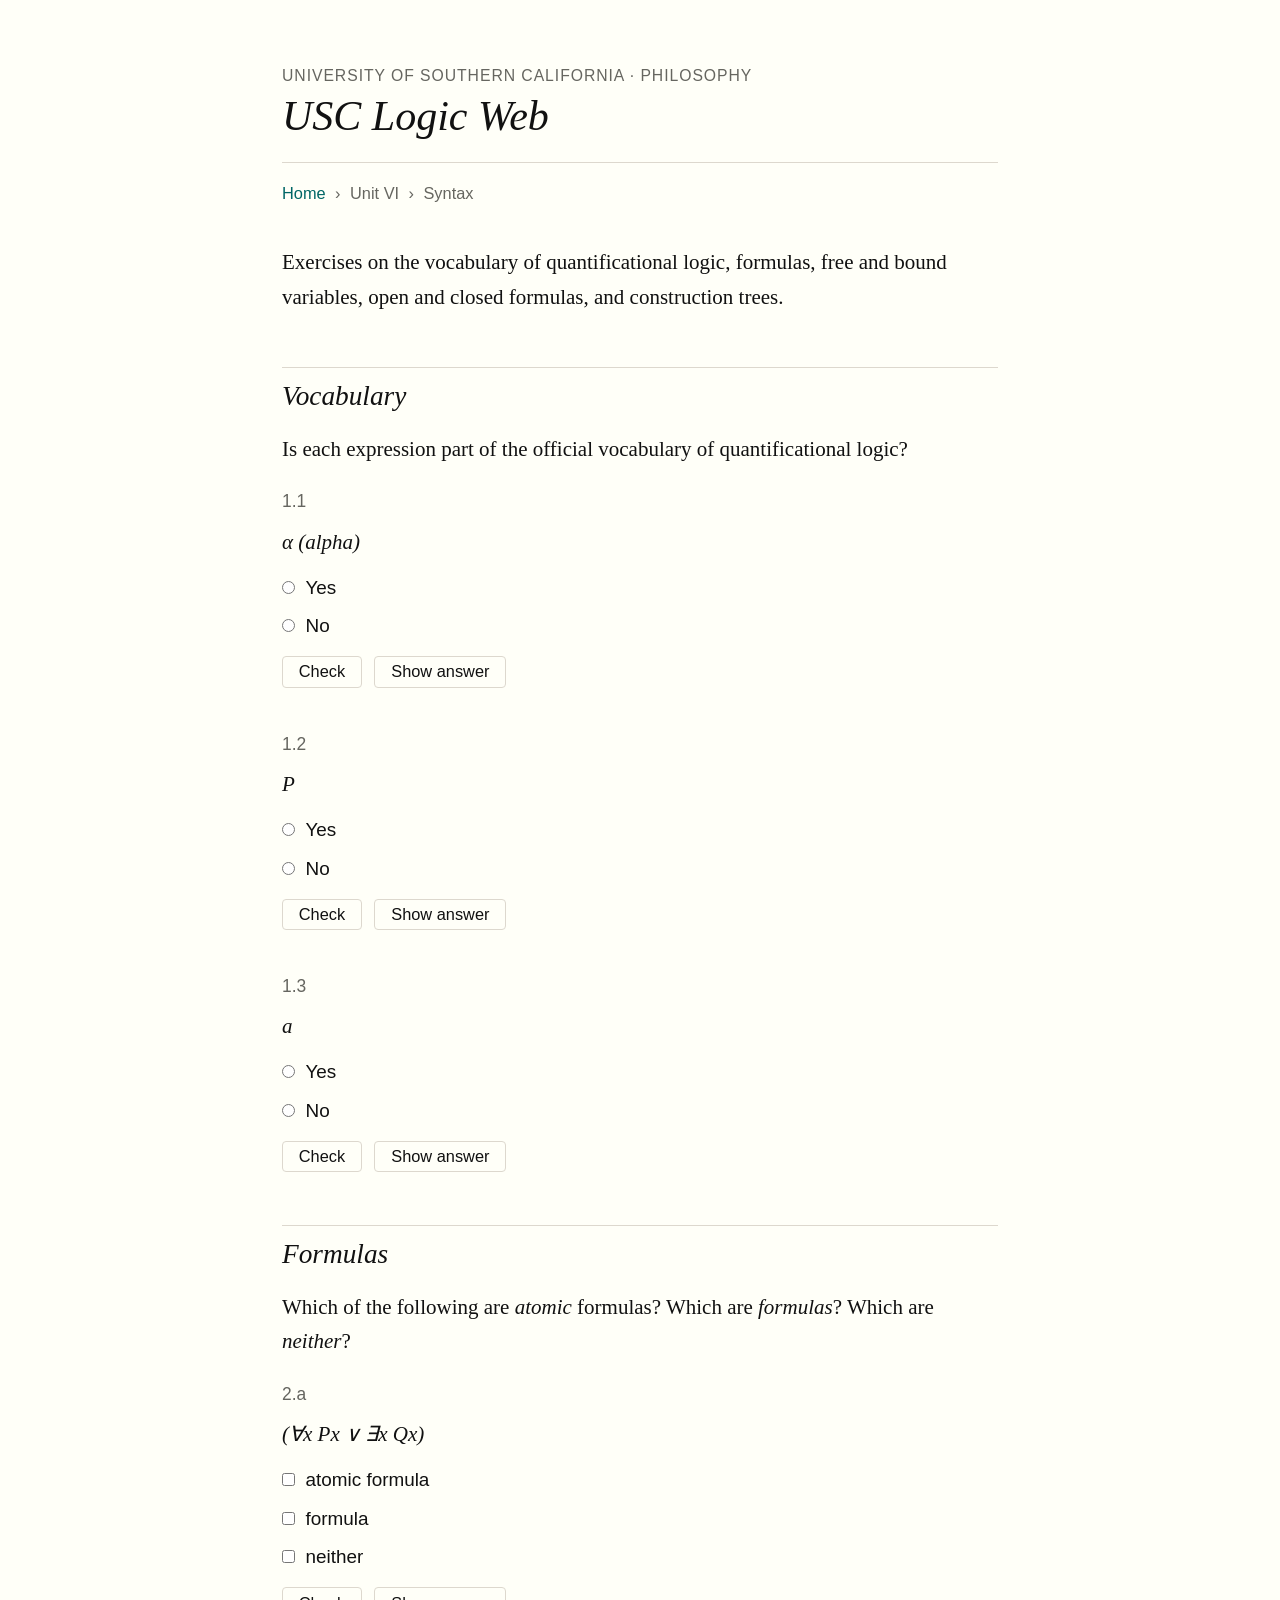
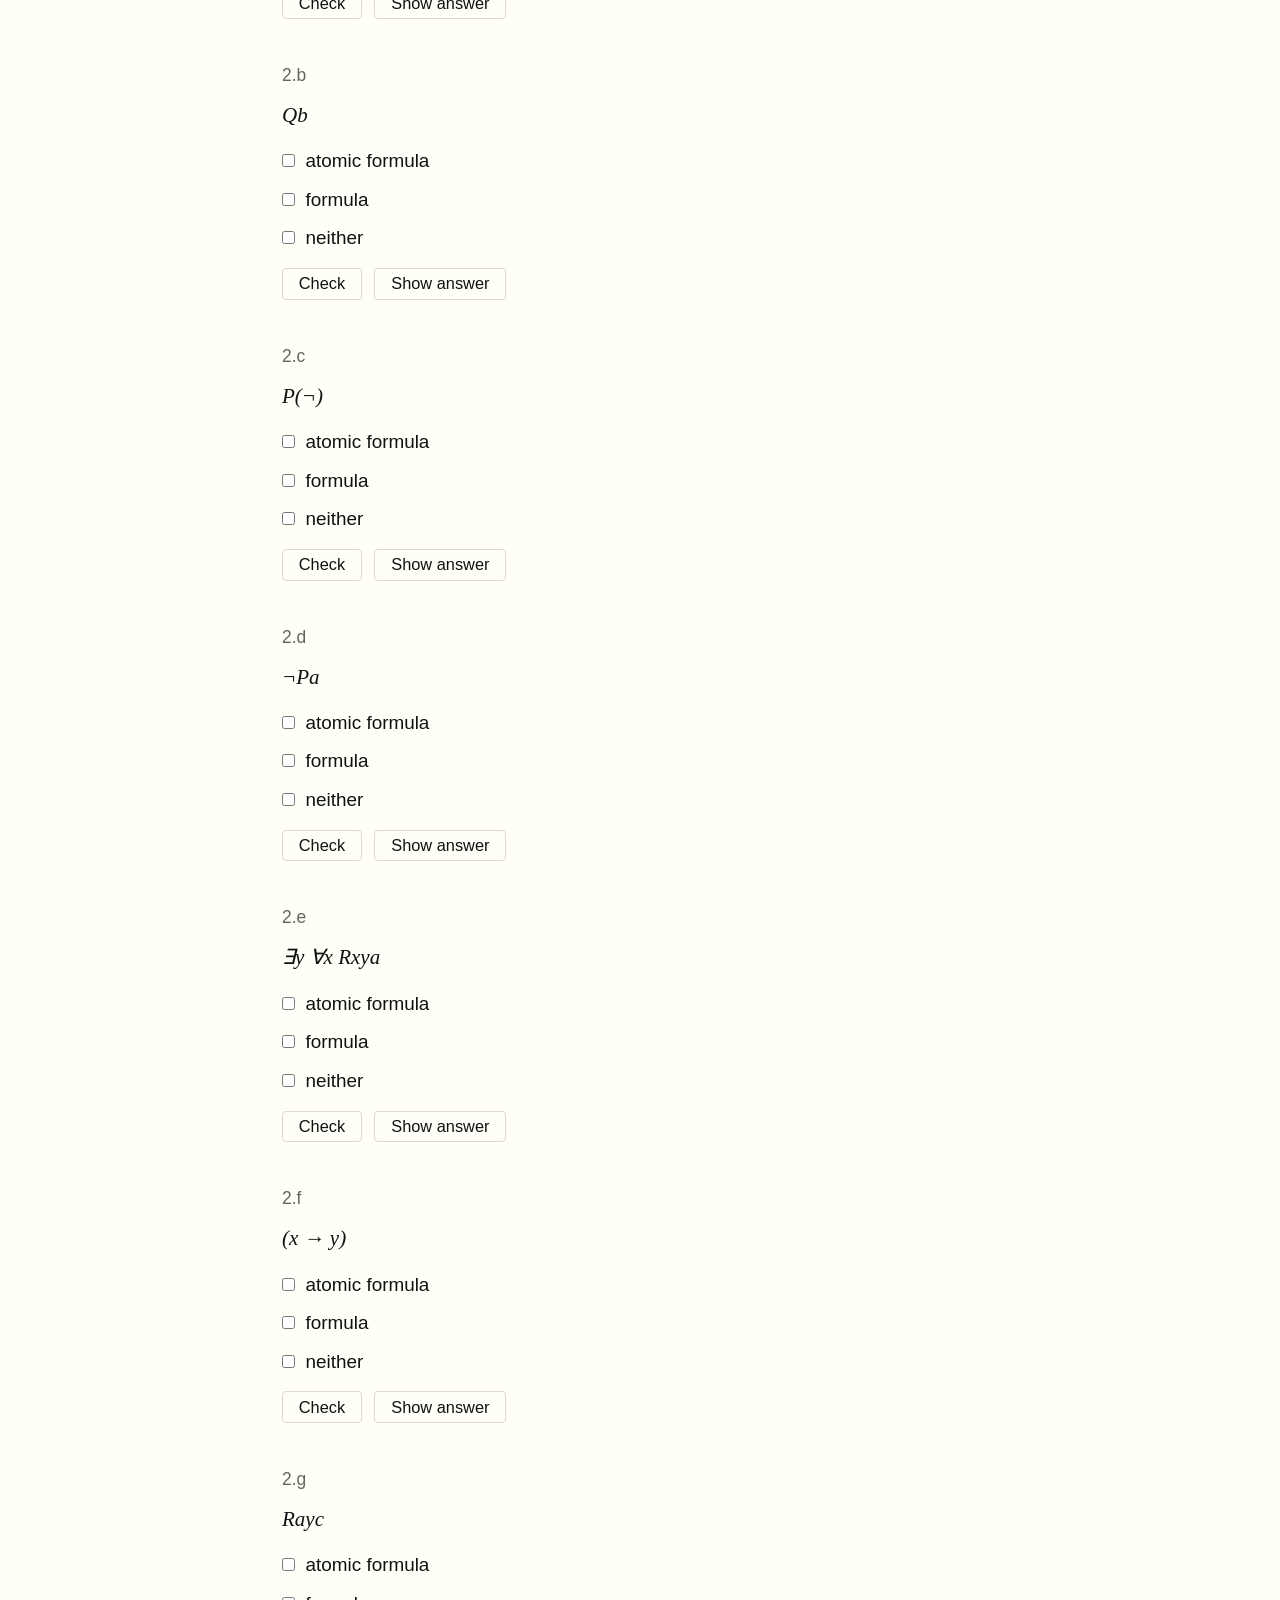
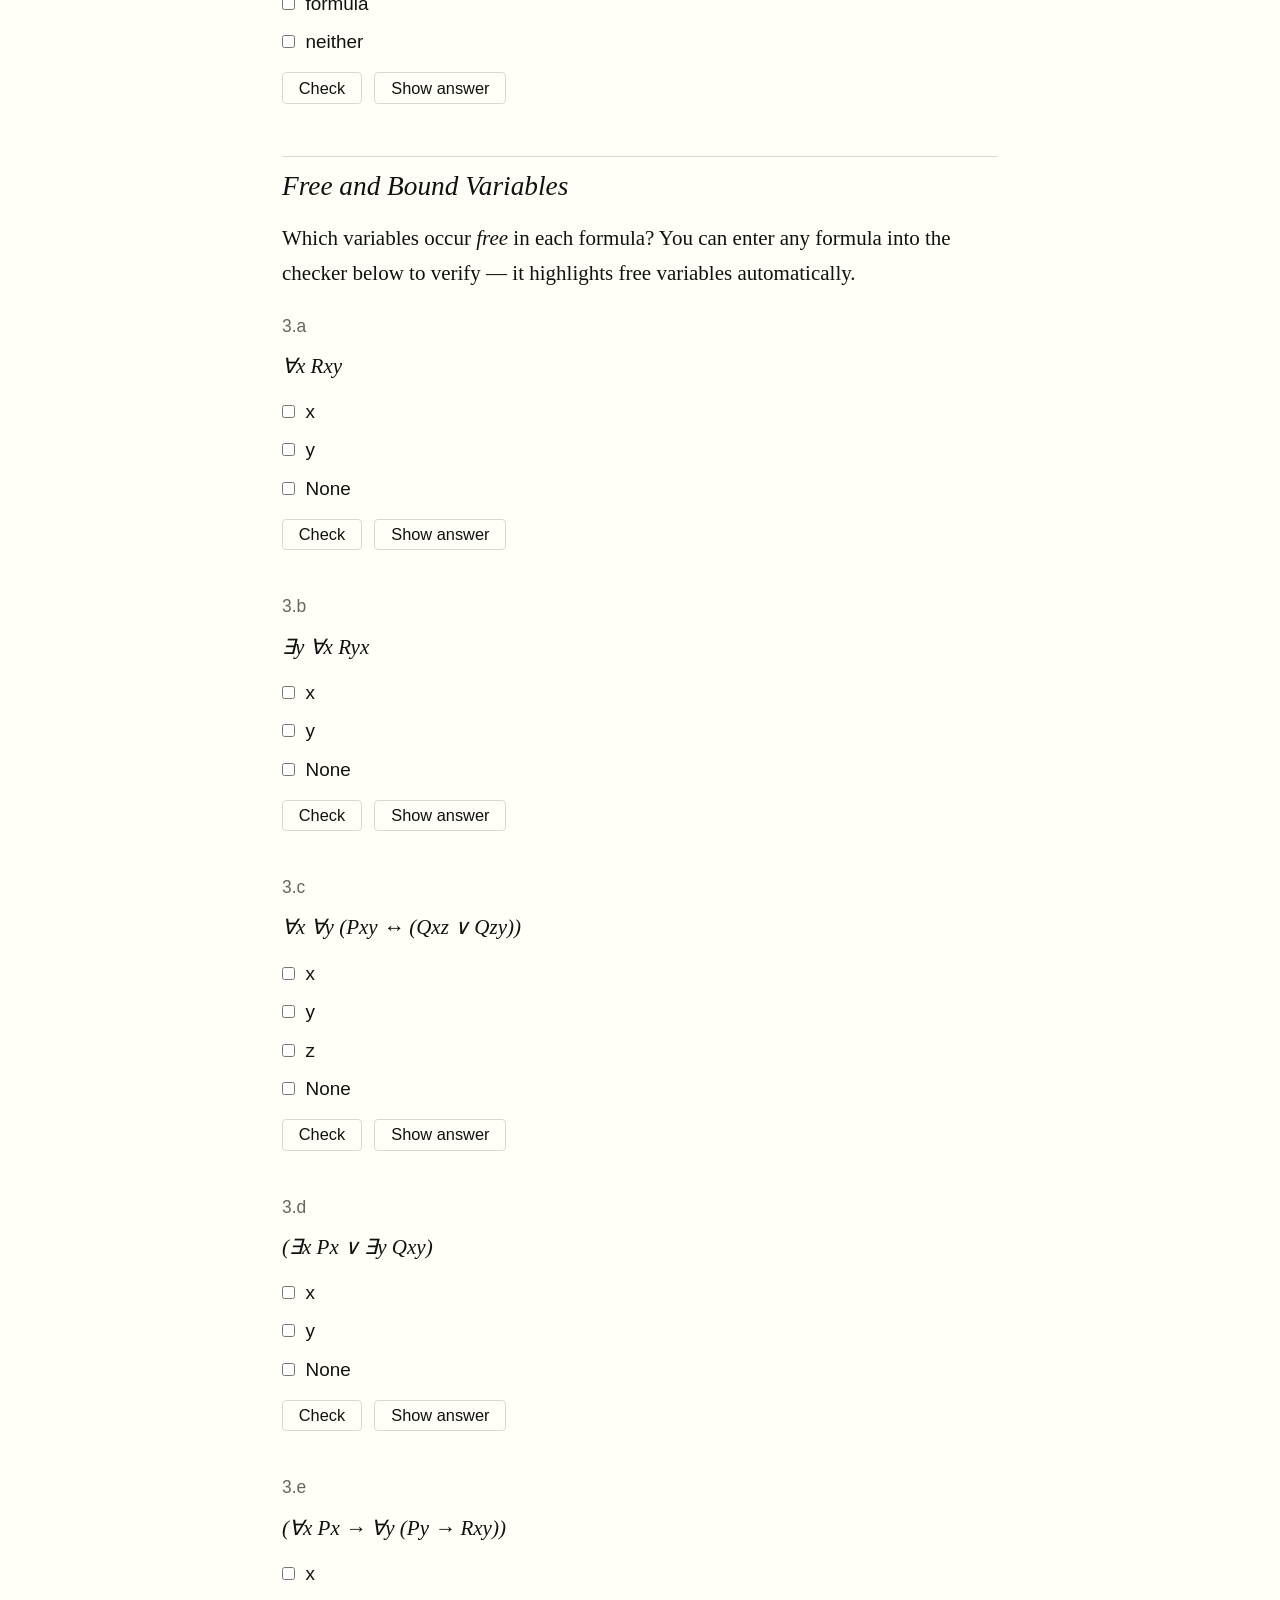
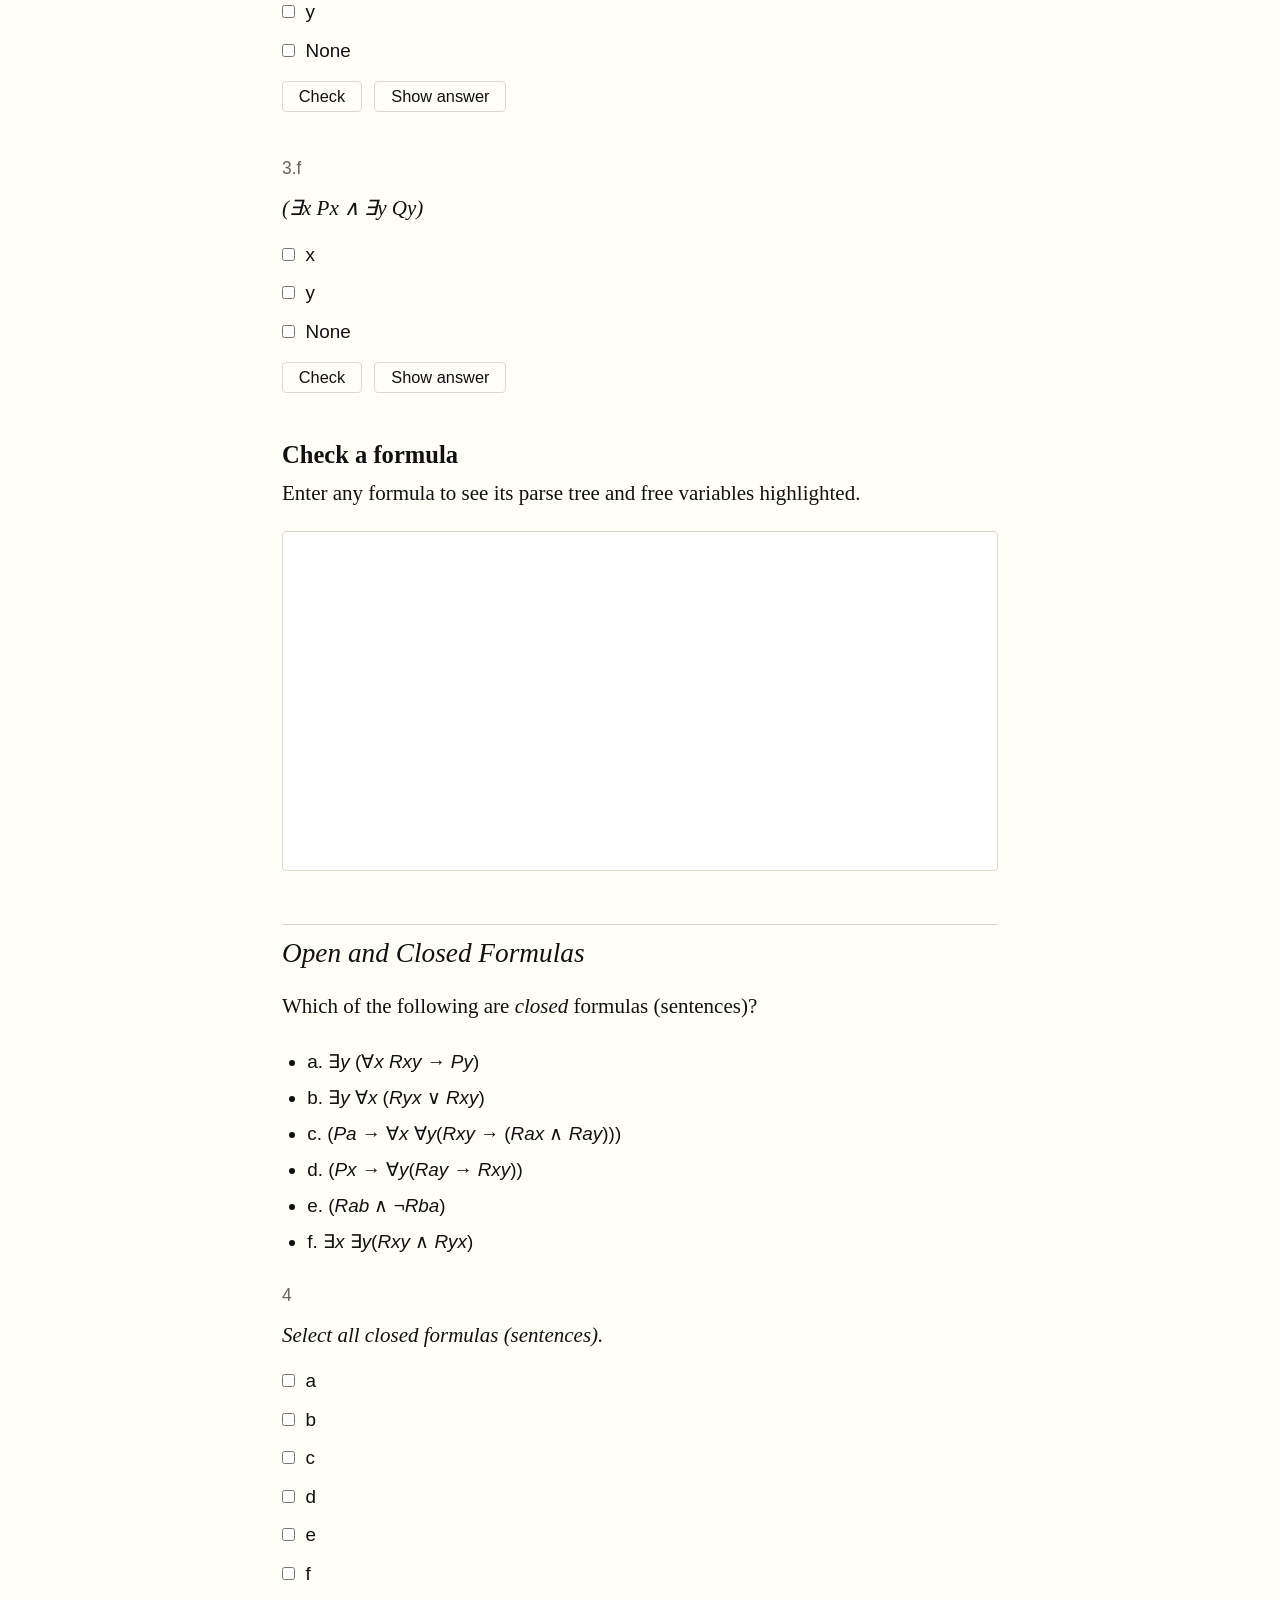
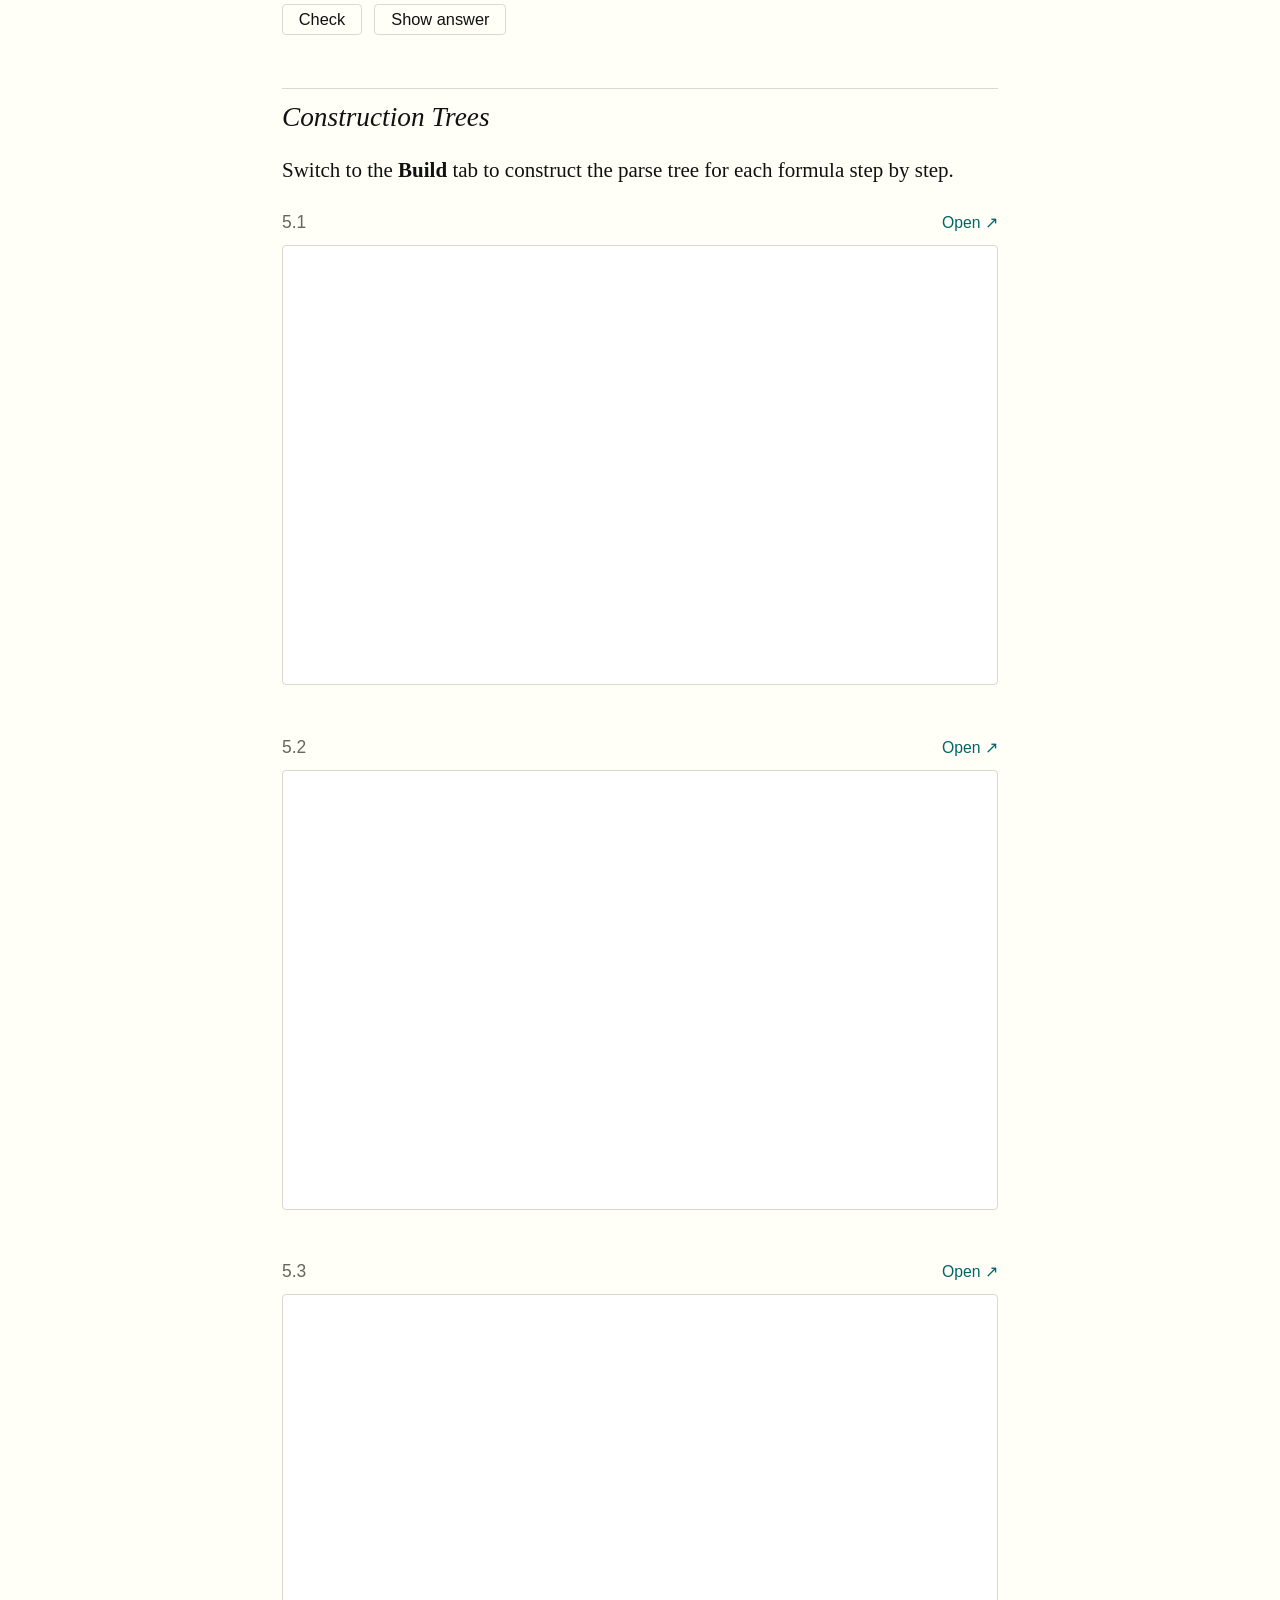
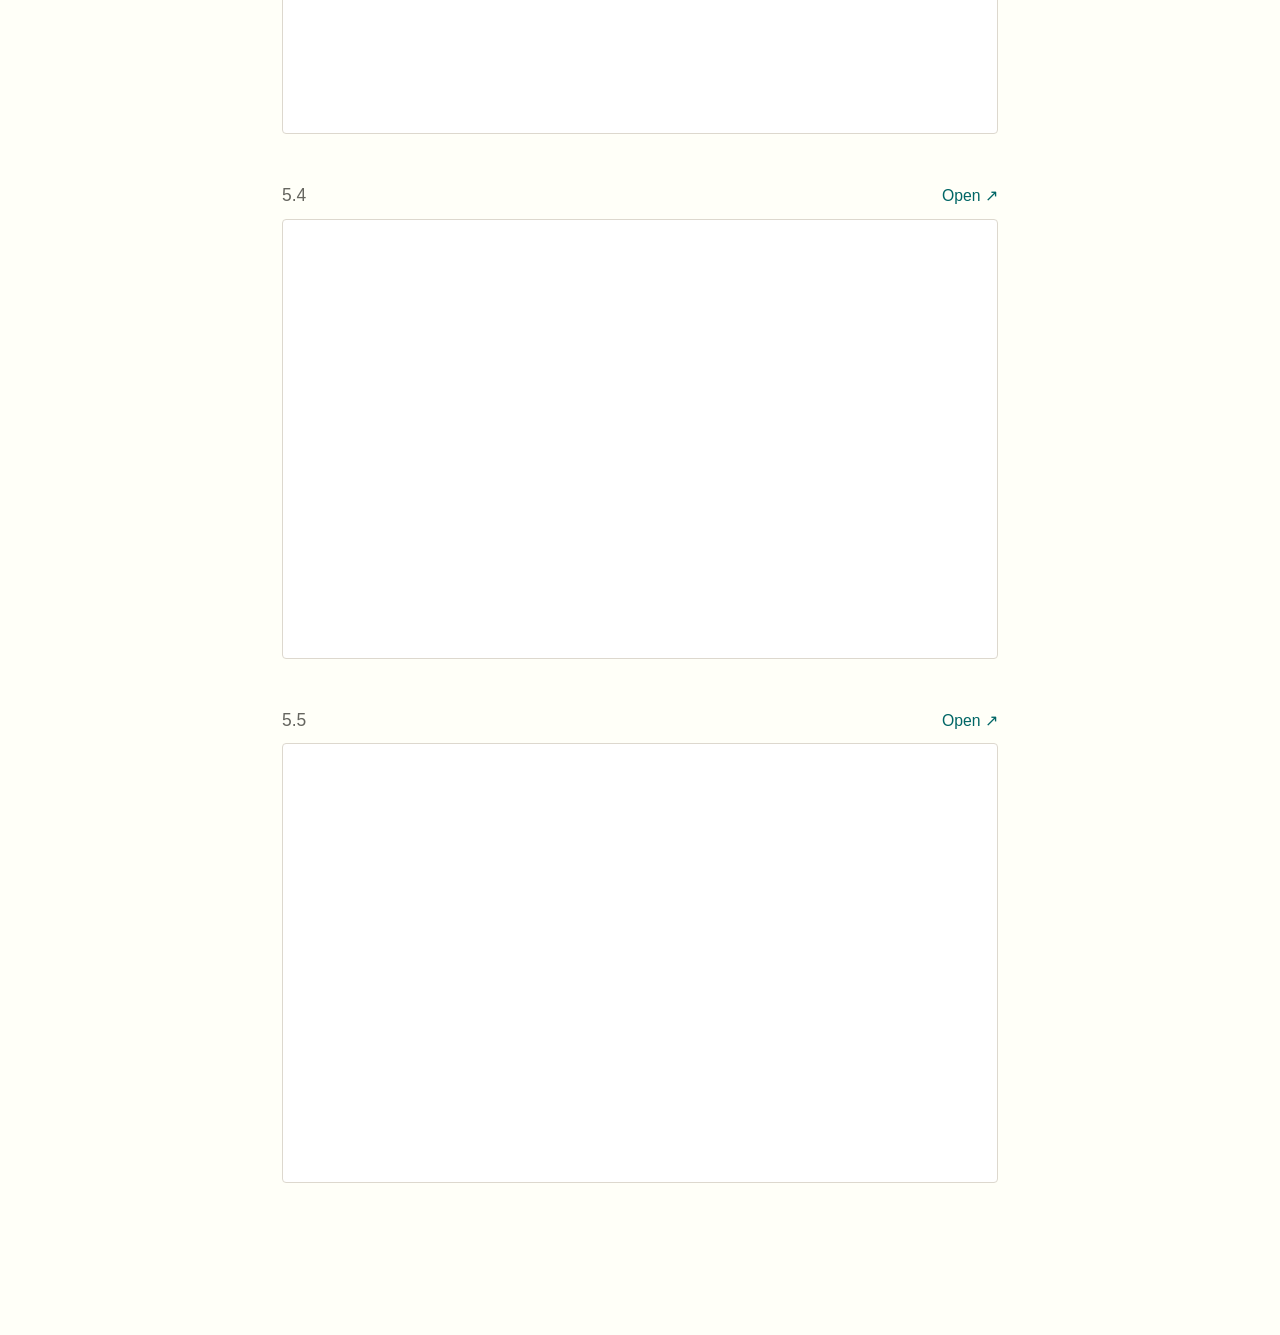
<file: unit-vi/practice-syntax.html>
<!DOCTYPE html>
<html lang="en">
<head>
  <meta charset="UTF-8">
  <meta name="viewport" content="width=device-width, initial-scale=1.0">
  <title>USC Logic Web &mdash; Unit VI: Syntax</title>
  <link rel="stylesheet" href="../shared/style.css">
  <style>
    .exercise-header { display: flex; justify-content: space-between; align-items: baseline; margin-bottom: 0.4rem; }
    .exercise-num { font-family: var(--font-sans); font-size: 0.83rem; color: var(--color-muted); }
    .open-btn { font-family: var(--font-sans); font-size: 0.75rem; color: var(--color-teal); text-decoration: none; }
    .open-btn:hover { text-decoration: underline; }
    .app-frame iframe { width: 100%; border: 1px solid var(--color-border); border-radius: 4px; display: block; background: #fff; }
    .exercise { margin: 0 0 2.25rem; }
    .mc-exercise { margin: 0 0 2rem; }
    .mc-question { margin-bottom: 0.6rem; font-style: italic; }
    .mc-options { display: flex; flex-direction: column; gap: 0.35rem; margin-bottom: 0.7rem; }
    .mc-option { display: flex; align-items: baseline; gap: 0.5rem; cursor: pointer; font-family: var(--font-sans); font-size: 0.9rem; }
    .mc-option input { margin: 0; flex-shrink: 0; }
    .mc-controls { display: flex; gap: 0.6rem; margin-bottom: 0.5rem; }
    .btn-check, .btn-reveal {
      font-family: var(--font-sans); font-size: 0.78rem; padding: 0.25rem 0.75rem;
      border-radius: 4px; cursor: pointer; border: 1px solid var(--color-border);
      background: var(--color-bg); color: var(--color-text);
    }
    .btn-check:hover { background: var(--color-teal); color: #fff; border-color: var(--color-teal); }
    .mc-feedback { font-family: var(--font-sans); font-size: 0.85rem; margin-bottom: 0.4rem; }
    .fb-ok { color: #1a6e2e; } .fb-err { color: #8b1a1a; }
    .mc-answer { font-family: var(--font-sans); font-size: 0.85rem; color: var(--color-muted); margin-top: 0.3rem; }
  </style>
</head>
<body>
  <header class="site-header">
    <div class="course-label">University of Southern California &middot; Philosophy</div>
    <h1>USC Logic Web</h1>
  </header>
  <nav class="breadcrumb">
    <a href="../index.html">Home</a>
    <span>&rsaquo;</span>
    Unit VI
    <span>&rsaquo;</span>
    Syntax
  </nav>
  <p>Exercises on the vocabulary of quantificational logic, formulas, free and bound variables, open and closed formulas, and construction trees.</p>

  <h2>Vocabulary</h2>
  <p>Is each expression part of the official vocabulary of quantificational logic?</p>

  <div class="exercise mc-exercise" data-correct='[1]' data-name="q1_1">
    <div class="exercise-header"><span class="exercise-num">1.1</span></div>
    <div class="mc-question">&alpha; (alpha)</div>
    <div class="mc-options">
      <label class="mc-option"><input type="radio" name="q1_1_0" value="0"><span>Yes</span></label>
      <label class="mc-option"><input type="radio" name="q1_1_1" value="1"><span>No</span></label>
    </div>
    <div class="mc-controls">
      <button class="btn-check" onclick="checkMC(this)">Check</button>
      <button class="btn-reveal" onclick="revealMC(this)">Show answer</button>
    </div>
    <div class="mc-feedback" hidden></div>
    <div class="mc-answer" hidden><strong>Answer:</strong> No</div>
  </div>
  <div class="exercise mc-exercise" data-correct='[0]' data-name="q1_2">
    <div class="exercise-header"><span class="exercise-num">1.2</span></div>
    <div class="mc-question"><i>P</i></div>
    <div class="mc-options">
      <label class="mc-option"><input type="radio" name="q1_2_0" value="0"><span>Yes</span></label>
      <label class="mc-option"><input type="radio" name="q1_2_1" value="1"><span>No</span></label>
    </div>
    <div class="mc-controls">
      <button class="btn-check" onclick="checkMC(this)">Check</button>
      <button class="btn-reveal" onclick="revealMC(this)">Show answer</button>
    </div>
    <div class="mc-feedback" hidden></div>
    <div class="mc-answer" hidden><strong>Answer:</strong> Yes</div>
  </div>
  <div class="exercise mc-exercise" data-correct='[0]' data-name="q1_3">
    <div class="exercise-header"><span class="exercise-num">1.3</span></div>
    <div class="mc-question"><i>a</i></div>
    <div class="mc-options">
      <label class="mc-option"><input type="radio" name="q1_3_0" value="0"><span>Yes</span></label>
      <label class="mc-option"><input type="radio" name="q1_3_1" value="1"><span>No</span></label>
    </div>
    <div class="mc-controls">
      <button class="btn-check" onclick="checkMC(this)">Check</button>
      <button class="btn-reveal" onclick="revealMC(this)">Show answer</button>
    </div>
    <div class="mc-feedback" hidden></div>
    <div class="mc-answer" hidden><strong>Answer:</strong> Yes</div>
  </div>
  <h2>Formulas</h2>
  <p>Which of the following are <em>atomic</em> formulas? Which are <em>formulas</em>? Which are <em>neither</em>?</p>

  <div class="exercise mc-exercise" data-correct='[1]' data-name="q2_a">
    <div class="exercise-header"><span class="exercise-num">2.a</span></div>
    <div class="mc-question">(&forall;<i>x</i> <i>Px</i> &or; &exist;<i>x</i> <i>Qx</i>)</div>
    <div class="mc-options">
      <label class="mc-option"><input type="checkbox" name="q2_a_0" value="0"><span>atomic formula</span></label>
      <label class="mc-option"><input type="checkbox" name="q2_a_1" value="1"><span>formula</span></label>
      <label class="mc-option"><input type="checkbox" name="q2_a_2" value="2"><span>neither</span></label>
    </div>
    <div class="mc-controls">
      <button class="btn-check" onclick="checkMC(this)">Check</button>
      <button class="btn-reveal" onclick="revealMC(this)">Show answer</button>
    </div>
    <div class="mc-feedback" hidden></div>
    <div class="mc-answer" hidden><strong>Answer:</strong> formula</div>
  </div>
  <div class="exercise mc-exercise" data-correct='[0, 1]' data-name="q2_b">
    <div class="exercise-header"><span class="exercise-num">2.b</span></div>
    <div class="mc-question"><i>Qb</i></div>
    <div class="mc-options">
      <label class="mc-option"><input type="checkbox" name="q2_b_0" value="0"><span>atomic formula</span></label>
      <label class="mc-option"><input type="checkbox" name="q2_b_1" value="1"><span>formula</span></label>
      <label class="mc-option"><input type="checkbox" name="q2_b_2" value="2"><span>neither</span></label>
    </div>
    <div class="mc-controls">
      <button class="btn-check" onclick="checkMC(this)">Check</button>
      <button class="btn-reveal" onclick="revealMC(this)">Show answer</button>
    </div>
    <div class="mc-feedback" hidden></div>
    <div class="mc-answer" hidden><strong>Answer:</strong> atomic formula; formula</div>
  </div>
  <div class="exercise mc-exercise" data-correct='[2]' data-name="q2_c">
    <div class="exercise-header"><span class="exercise-num">2.c</span></div>
    <div class="mc-question"><i>P</i>(&not;)</div>
    <div class="mc-options">
      <label class="mc-option"><input type="checkbox" name="q2_c_0" value="0"><span>atomic formula</span></label>
      <label class="mc-option"><input type="checkbox" name="q2_c_1" value="1"><span>formula</span></label>
      <label class="mc-option"><input type="checkbox" name="q2_c_2" value="2"><span>neither</span></label>
    </div>
    <div class="mc-controls">
      <button class="btn-check" onclick="checkMC(this)">Check</button>
      <button class="btn-reveal" onclick="revealMC(this)">Show answer</button>
    </div>
    <div class="mc-feedback" hidden></div>
    <div class="mc-answer" hidden><strong>Answer:</strong> neither</div>
  </div>
  <div class="exercise mc-exercise" data-correct='[1]' data-name="q2_d">
    <div class="exercise-header"><span class="exercise-num">2.d</span></div>
    <div class="mc-question">&not;<i>Pa</i></div>
    <div class="mc-options">
      <label class="mc-option"><input type="checkbox" name="q2_d_0" value="0"><span>atomic formula</span></label>
      <label class="mc-option"><input type="checkbox" name="q2_d_1" value="1"><span>formula</span></label>
      <label class="mc-option"><input type="checkbox" name="q2_d_2" value="2"><span>neither</span></label>
    </div>
    <div class="mc-controls">
      <button class="btn-check" onclick="checkMC(this)">Check</button>
      <button class="btn-reveal" onclick="revealMC(this)">Show answer</button>
    </div>
    <div class="mc-feedback" hidden></div>
    <div class="mc-answer" hidden><strong>Answer:</strong> formula</div>
  </div>
  <div class="exercise mc-exercise" data-correct='[1]' data-name="q2_e">
    <div class="exercise-header"><span class="exercise-num">2.e</span></div>
    <div class="mc-question">&exist;<i>y</i> &forall;<i>x</i> <i>Rxya</i></div>
    <div class="mc-options">
      <label class="mc-option"><input type="checkbox" name="q2_e_0" value="0"><span>atomic formula</span></label>
      <label class="mc-option"><input type="checkbox" name="q2_e_1" value="1"><span>formula</span></label>
      <label class="mc-option"><input type="checkbox" name="q2_e_2" value="2"><span>neither</span></label>
    </div>
    <div class="mc-controls">
      <button class="btn-check" onclick="checkMC(this)">Check</button>
      <button class="btn-reveal" onclick="revealMC(this)">Show answer</button>
    </div>
    <div class="mc-feedback" hidden></div>
    <div class="mc-answer" hidden><strong>Answer:</strong> formula</div>
  </div>
  <div class="exercise mc-exercise" data-correct='[2]' data-name="q2_f">
    <div class="exercise-header"><span class="exercise-num">2.f</span></div>
    <div class="mc-question">(<i>x</i> &rarr; <i>y</i>)</div>
    <div class="mc-options">
      <label class="mc-option"><input type="checkbox" name="q2_f_0" value="0"><span>atomic formula</span></label>
      <label class="mc-option"><input type="checkbox" name="q2_f_1" value="1"><span>formula</span></label>
      <label class="mc-option"><input type="checkbox" name="q2_f_2" value="2"><span>neither</span></label>
    </div>
    <div class="mc-controls">
      <button class="btn-check" onclick="checkMC(this)">Check</button>
      <button class="btn-reveal" onclick="revealMC(this)">Show answer</button>
    </div>
    <div class="mc-feedback" hidden></div>
    <div class="mc-answer" hidden><strong>Answer:</strong> neither</div>
  </div>
  <div class="exercise mc-exercise" data-correct='[0, 1]' data-name="q2_g">
    <div class="exercise-header"><span class="exercise-num">2.g</span></div>
    <div class="mc-question"><i>Rayc</i></div>
    <div class="mc-options">
      <label class="mc-option"><input type="checkbox" name="q2_g_0" value="0"><span>atomic formula</span></label>
      <label class="mc-option"><input type="checkbox" name="q2_g_1" value="1"><span>formula</span></label>
      <label class="mc-option"><input type="checkbox" name="q2_g_2" value="2"><span>neither</span></label>
    </div>
    <div class="mc-controls">
      <button class="btn-check" onclick="checkMC(this)">Check</button>
      <button class="btn-reveal" onclick="revealMC(this)">Show answer</button>
    </div>
    <div class="mc-feedback" hidden></div>
    <div class="mc-answer" hidden><strong>Answer:</strong> atomic formula; formula</div>
  </div>
  <h2>Free and Bound Variables</h2>
  <p>Which variables occur <em>free</em> in each formula? You can enter any formula into the checker below to verify &mdash; it highlights free variables automatically.</p>

  <div class="exercise mc-exercise" data-correct='[1]' data-name="q3_a">
    <div class="exercise-header"><span class="exercise-num">3.a</span></div>
    <div class="mc-question">&forall;<i>x</i> <i>Rxy</i></div>
    <div class="mc-options">
      <label class="mc-option"><input type="checkbox" name="q3_a_0" value="0"><span>x</span></label>
      <label class="mc-option"><input type="checkbox" name="q3_a_1" value="1"><span>y</span></label>
      <label class="mc-option"><input type="checkbox" name="q3_a_2" value="2"><span>None</span></label>
    </div>
    <div class="mc-controls">
      <button class="btn-check" onclick="checkMC(this)">Check</button>
      <button class="btn-reveal" onclick="revealMC(this)">Show answer</button>
    </div>
    <div class="mc-feedback" hidden></div>
    <div class="mc-answer" hidden><strong>Answer:</strong> y</div>
  </div>
  <div class="exercise mc-exercise" data-correct='[2]' data-name="q3_b">
    <div class="exercise-header"><span class="exercise-num">3.b</span></div>
    <div class="mc-question">&exist;<i>y</i> &forall;<i>x</i> <i>Ryx</i></div>
    <div class="mc-options">
      <label class="mc-option"><input type="checkbox" name="q3_b_0" value="0"><span>x</span></label>
      <label class="mc-option"><input type="checkbox" name="q3_b_1" value="1"><span>y</span></label>
      <label class="mc-option"><input type="checkbox" name="q3_b_2" value="2"><span>None</span></label>
    </div>
    <div class="mc-controls">
      <button class="btn-check" onclick="checkMC(this)">Check</button>
      <button class="btn-reveal" onclick="revealMC(this)">Show answer</button>
    </div>
    <div class="mc-feedback" hidden></div>
    <div class="mc-answer" hidden><strong>Answer:</strong> None</div>
  </div>
  <div class="exercise mc-exercise" data-correct='[2]' data-name="q3_c">
    <div class="exercise-header"><span class="exercise-num">3.c</span></div>
    <div class="mc-question">&forall;<i>x</i> &forall;<i>y</i> (<i>Pxy</i> &harr; (<i>Qxz</i> &or; <i>Qzy</i>))</div>
    <div class="mc-options">
      <label class="mc-option"><input type="checkbox" name="q3_c_0" value="0"><span>x</span></label>
      <label class="mc-option"><input type="checkbox" name="q3_c_1" value="1"><span>y</span></label>
      <label class="mc-option"><input type="checkbox" name="q3_c_2" value="2"><span>z</span></label>
      <label class="mc-option"><input type="checkbox" name="q3_c_3" value="3"><span>None</span></label>
    </div>
    <div class="mc-controls">
      <button class="btn-check" onclick="checkMC(this)">Check</button>
      <button class="btn-reveal" onclick="revealMC(this)">Show answer</button>
    </div>
    <div class="mc-feedback" hidden></div>
    <div class="mc-answer" hidden><strong>Answer:</strong> z</div>
  </div>
  <div class="exercise mc-exercise" data-correct='[0]' data-name="q3_d">
    <div class="exercise-header"><span class="exercise-num">3.d</span></div>
    <div class="mc-question">(&exist;<i>x</i> <i>Px</i> &or; &exist;<i>y</i> <i>Qxy</i>)</div>
    <div class="mc-options">
      <label class="mc-option"><input type="checkbox" name="q3_d_0" value="0"><span>x</span></label>
      <label class="mc-option"><input type="checkbox" name="q3_d_1" value="1"><span>y</span></label>
      <label class="mc-option"><input type="checkbox" name="q3_d_2" value="2"><span>None</span></label>
    </div>
    <div class="mc-controls">
      <button class="btn-check" onclick="checkMC(this)">Check</button>
      <button class="btn-reveal" onclick="revealMC(this)">Show answer</button>
    </div>
    <div class="mc-feedback" hidden></div>
    <div class="mc-answer" hidden><strong>Answer:</strong> x</div>
  </div>
  <div class="exercise mc-exercise" data-correct='[0]' data-name="q3_e">
    <div class="exercise-header"><span class="exercise-num">3.e</span></div>
    <div class="mc-question">(&forall;<i>x</i> <i>Px</i> &rarr; &forall;<i>y</i> (<i>Py</i> &rarr; <i>Rxy</i>))</div>
    <div class="mc-options">
      <label class="mc-option"><input type="checkbox" name="q3_e_0" value="0"><span>x</span></label>
      <label class="mc-option"><input type="checkbox" name="q3_e_1" value="1"><span>y</span></label>
      <label class="mc-option"><input type="checkbox" name="q3_e_2" value="2"><span>None</span></label>
    </div>
    <div class="mc-controls">
      <button class="btn-check" onclick="checkMC(this)">Check</button>
      <button class="btn-reveal" onclick="revealMC(this)">Show answer</button>
    </div>
    <div class="mc-feedback" hidden></div>
    <div class="mc-answer" hidden><strong>Answer:</strong> x</div>
  </div>
  <div class="exercise mc-exercise" data-correct='[2]' data-name="q3_f">
    <div class="exercise-header"><span class="exercise-num">3.f</span></div>
    <div class="mc-question">(&exist;<i>x</i> <i>Px</i> &and; &exist;<i>y</i> <i>Qy</i>)</div>
    <div class="mc-options">
      <label class="mc-option"><input type="checkbox" name="q3_f_0" value="0"><span>x</span></label>
      <label class="mc-option"><input type="checkbox" name="q3_f_1" value="1"><span>y</span></label>
      <label class="mc-option"><input type="checkbox" name="q3_f_2" value="2"><span>None</span></label>
    </div>
    <div class="mc-controls">
      <button class="btn-check" onclick="checkMC(this)">Check</button>
      <button class="btn-reveal" onclick="revealMC(this)">Show answer</button>
    </div>
    <div class="mc-feedback" hidden></div>
    <div class="mc-answer" hidden><strong>Answer:</strong> None</div>
  </div>
  <h3>Check a formula</h3>
  <p>Enter any formula to see its parse tree and free variables highlighted.</p>

  <div class="exercise">
    
    <div class="app-frame">
      <iframe src="https://gabriel-uzquiano.github.io/ql-formula-checker/?card=formula#v1:eyJmIjoiQXggUnh5In0=" height="340" loading="lazy" allow="fullscreen"></iframe>
    </div>
  </div>
  <h2>Open and Closed Formulas</h2>
  <p>Which of the following are <em>closed</em> formulas (sentences)?</p>
  <ul style="font-family: var(--font-sans); font-size: 0.9rem; margin: 0 0 1rem 1.2rem; line-height: 1.9;">
    <li>a. &exist;<i>y</i> (&forall;<i>x</i> <i>Rxy</i> &rarr; <i>Py</i>)</li>
    <li>b. &exist;<i>y</i> &forall;<i>x</i> (<i>Ryx</i> &or; <i>Rxy</i>)</li>
    <li>c. (<i>Pa</i> &rarr; &forall;<i>x</i> &forall;<i>y</i>(<i>Rxy</i> &rarr; (<i>Rax</i> &and; <i>Ray</i>)))</li>
    <li>d. (<i>Px</i> &rarr; &forall;<i>y</i>(<i>Ray</i> &rarr; <i>Rxy</i>))</li>
    <li>e. (<i>Rab</i> &and; &not;<i>Rba</i>)</li>
    <li>f. &exist;<i>x</i> &exist;<i>y</i>(<i>Rxy</i> &and; <i>Ryx</i>)</li>
  </ul>

  <div class="exercise mc-exercise" data-correct='[0, 1, 2, 4, 5]' data-name="q4">
    <div class="exercise-header"><span class="exercise-num">4</span></div>
    <div class="mc-question">Select all closed formulas (sentences).</div>
    <div class="mc-options">
      <label class="mc-option"><input type="checkbox" name="q4_0" value="0"><span>a</span></label>
      <label class="mc-option"><input type="checkbox" name="q4_1" value="1"><span>b</span></label>
      <label class="mc-option"><input type="checkbox" name="q4_2" value="2"><span>c</span></label>
      <label class="mc-option"><input type="checkbox" name="q4_3" value="3"><span>d</span></label>
      <label class="mc-option"><input type="checkbox" name="q4_4" value="4"><span>e</span></label>
      <label class="mc-option"><input type="checkbox" name="q4_5" value="5"><span>f</span></label>
    </div>
    <div class="mc-controls">
      <button class="btn-check" onclick="checkMC(this)">Check</button>
      <button class="btn-reveal" onclick="revealMC(this)">Show answer</button>
    </div>
    <div class="mc-feedback" hidden></div>
    <div class="mc-answer" hidden><strong>Answer:</strong> a; b; c; e; f</div>
  </div>
  <h2>Construction Trees</h2>
  <p>Switch to the <strong>Build</strong> tab to construct the parse tree for each formula step by step.</p>

  <div class="exercise">
    <div class="exercise-header"><span class="exercise-num">5.1</span><a class="open-btn" target="_blank" href="https://gabriel-uzquiano.github.io/ql-formula-checker/?card=formula#v1:eyJmIjoiQXgoUHggLT4gUXgpIn0=">Open &nearr;</a></div>
    <div class="app-frame">
      <iframe src="https://gabriel-uzquiano.github.io/ql-formula-checker/?card=formula#v1:eyJmIjoiQXgoUHggLT4gUXgpIn0=" height="440" loading="lazy" allow="fullscreen"></iframe>
    </div>
  </div>
  <div class="exercise">
    <div class="exercise-header"><span class="exercise-num">5.2</span><a class="open-btn" target="_blank" href="https://gabriel-uzquiano.github.io/ql-formula-checker/?card=formula#v1:eyJmIjoiRXgoUHggL1xcIFJ4YSkifQ==">Open &nearr;</a></div>
    <div class="app-frame">
      <iframe src="https://gabriel-uzquiano.github.io/ql-formula-checker/?card=formula#v1:eyJmIjoiRXgoUHggL1xcIFJ4YSkifQ==" height="440" loading="lazy" allow="fullscreen"></iframe>
    </div>
  </div>
  <div class="exercise">
    <div class="exercise-header"><span class="exercise-num">5.3</span><a class="open-btn" target="_blank" href="https://gabriel-uzquiano.github.io/ql-formula-checker/?card=formula#v1:eyJmIjoifkF4KFB4IC0+IH5ReCkifQ==">Open &nearr;</a></div>
    <div class="app-frame">
      <iframe src="https://gabriel-uzquiano.github.io/ql-formula-checker/?card=formula#v1:eyJmIjoifkF4KFB4IC0+IH5ReCkifQ==" height="440" loading="lazy" allow="fullscreen"></iframe>
    </div>
  </div>
  <div class="exercise">
    <div class="exercise-header"><span class="exercise-num">5.4</span><a class="open-btn" target="_blank" href="https://gabriel-uzquiano.github.io/ql-formula-checker/?card=formula#v1:eyJmIjoiQXggQXkoUnh5IC0+IFJ5eCkifQ==">Open &nearr;</a></div>
    <div class="app-frame">
      <iframe src="https://gabriel-uzquiano.github.io/ql-formula-checker/?card=formula#v1:eyJmIjoiQXggQXkoUnh5IC0+IFJ5eCkifQ==" height="440" loading="lazy" allow="fullscreen"></iframe>
    </div>
  </div>
  <div class="exercise">
    <div class="exercise-header"><span class="exercise-num">5.5</span><a class="open-btn" target="_blank" href="https://gabriel-uzquiano.github.io/ql-formula-checker/?card=formula#v1:eyJmIjoiRXggRXkoUnh5IC9cXCB+Unl4KSJ9">Open &nearr;</a></div>
    <div class="app-frame">
      <iframe src="https://gabriel-uzquiano.github.io/ql-formula-checker/?card=formula#v1:eyJmIjoiRXggRXkoUnh5IC9cXCB+Unl4KSJ9" height="440" loading="lazy" allow="fullscreen"></iframe>
    </div>
  </div>
<script>
function checkMC(btn) {
  const ex = btn.closest('.mc-exercise');
  const correct = JSON.parse(ex.dataset.correct);
  const inputs = ex.querySelectorAll('input');
  const checked = [...inputs].map((el,i)=>el.checked?i:-1).filter(i=>i>=0);
  const ok = correct.length===checked.length && correct.every(i=>checked.includes(i));
  const fb = ex.querySelector('.mc-feedback');
  fb.hidden = false;
  fb.className = 'mc-feedback ' + (ok ? 'fb-ok' : 'fb-err');
  fb.textContent = ok ? '✓ Correct.' : '✗ Not quite — try again.';
}
function revealMC(btn) {
  btn.closest('.mc-exercise').querySelector('.mc-answer').hidden = false;
}
</script>
</body>
</html>
</file>
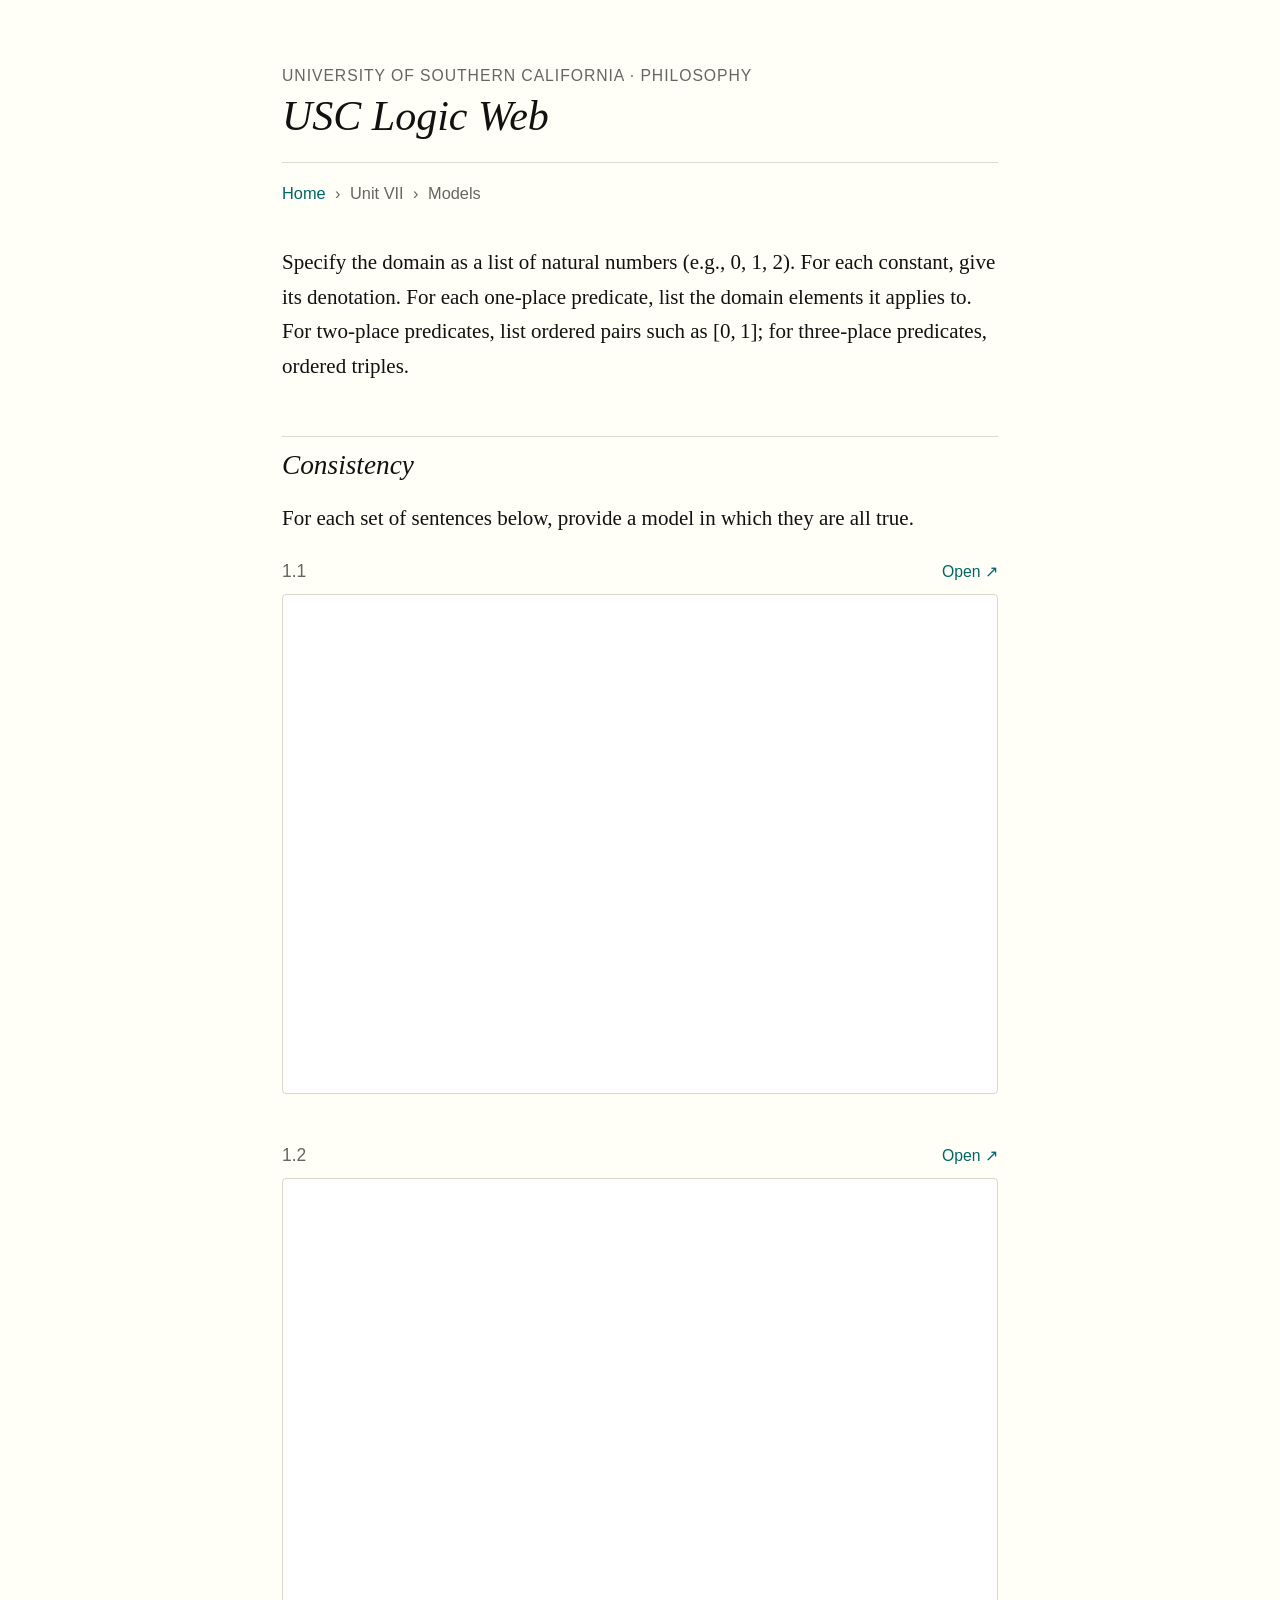
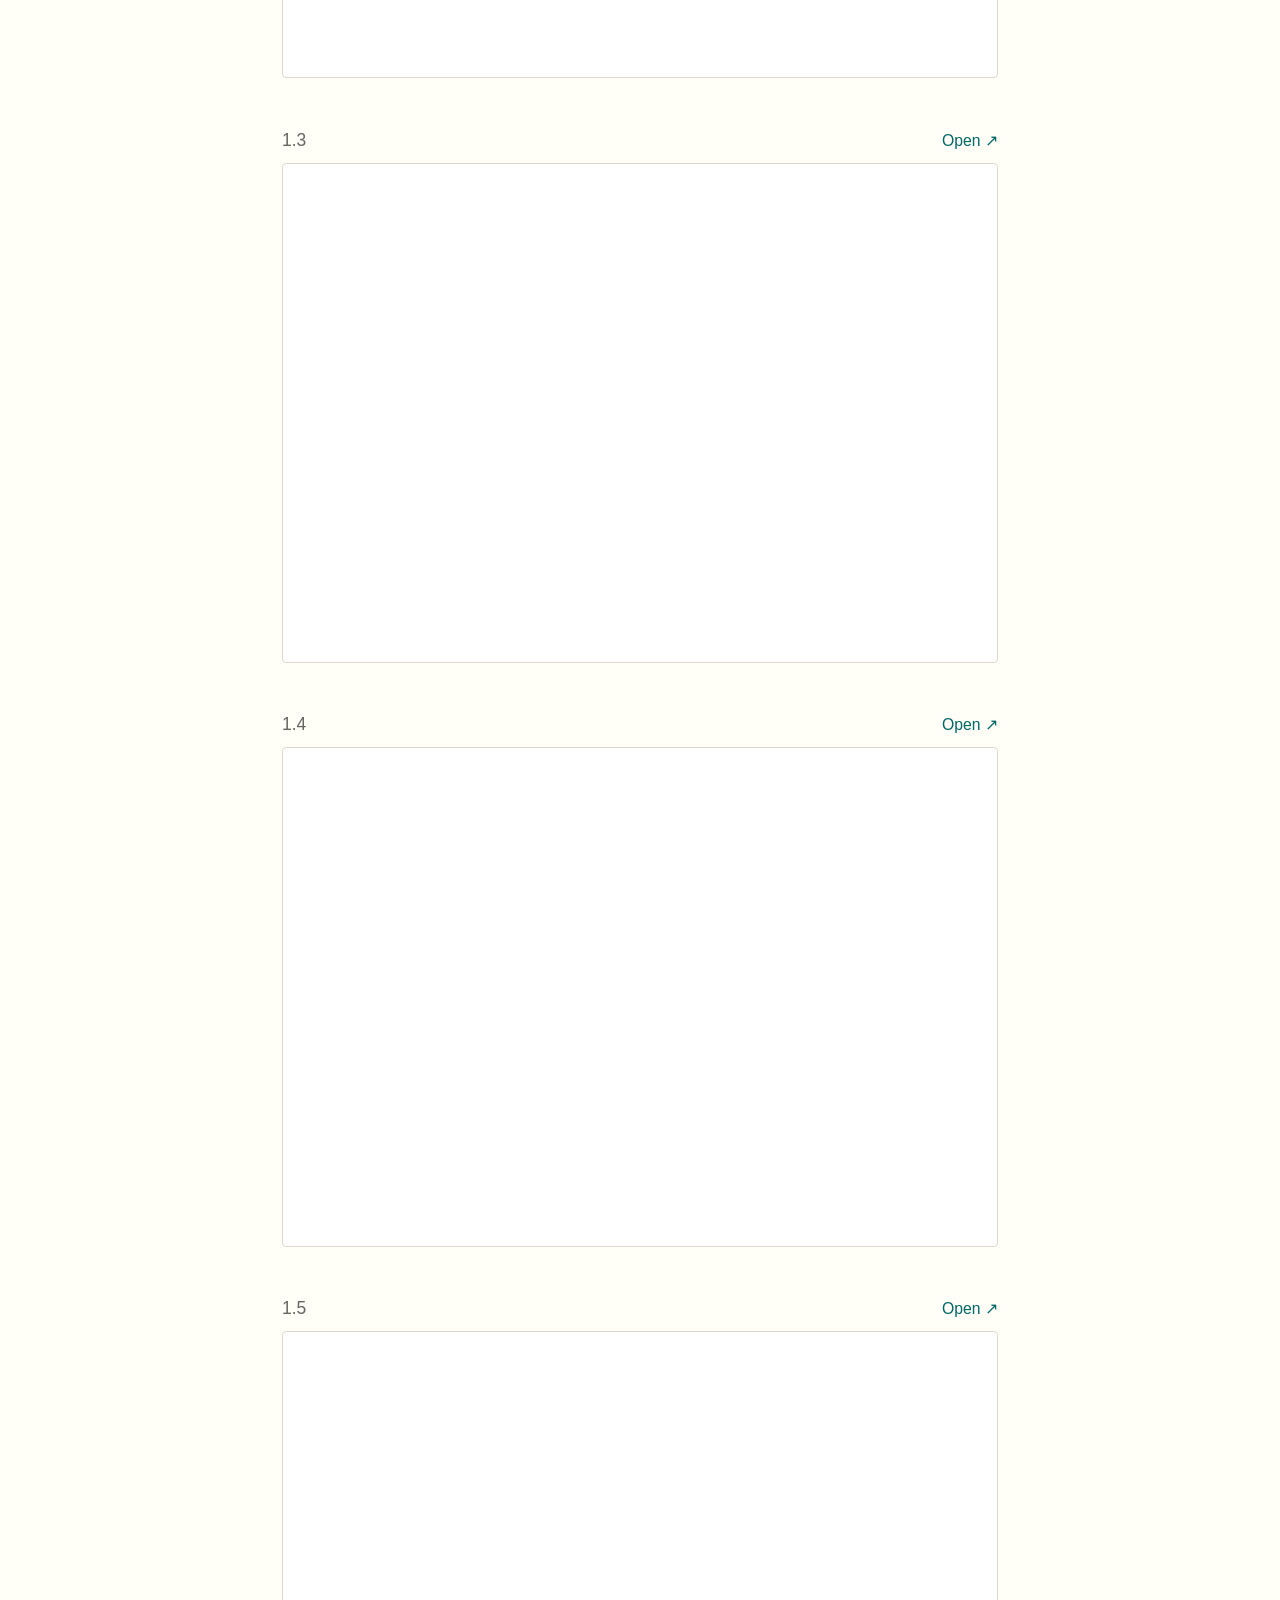
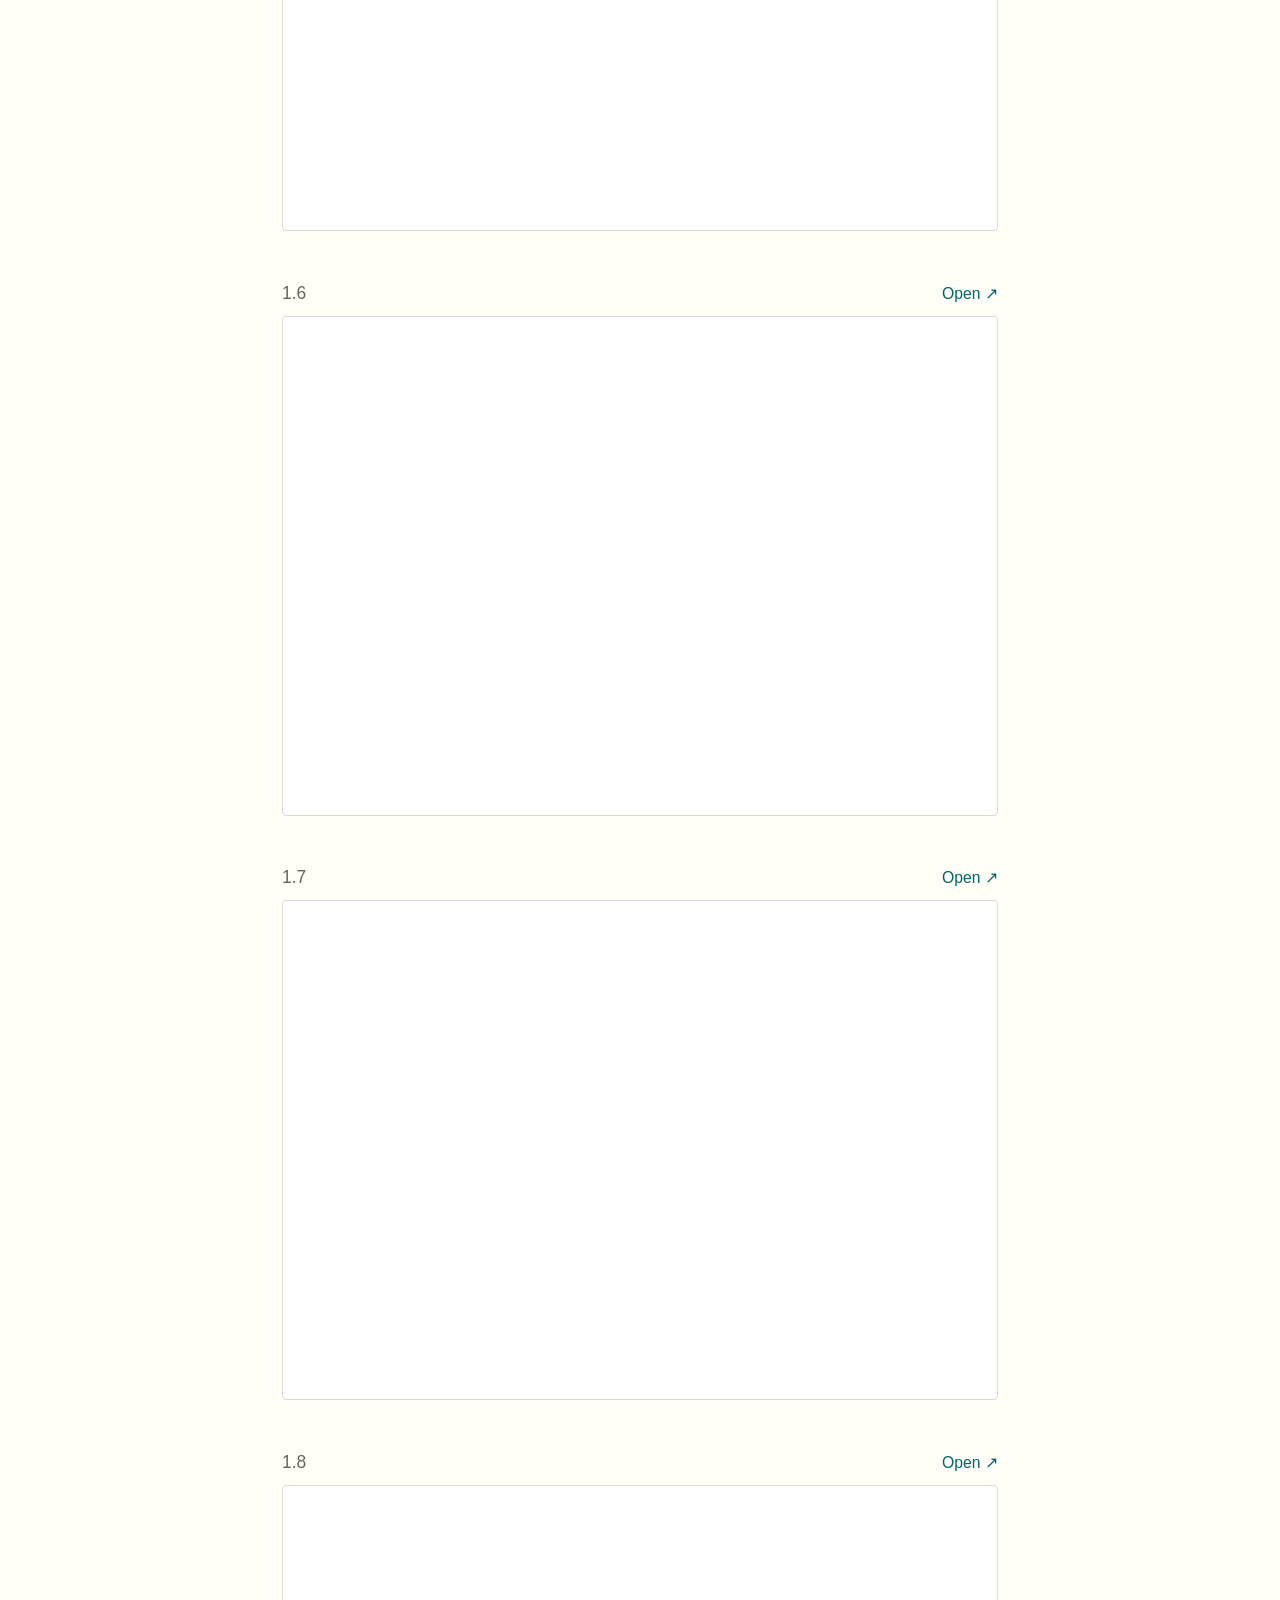
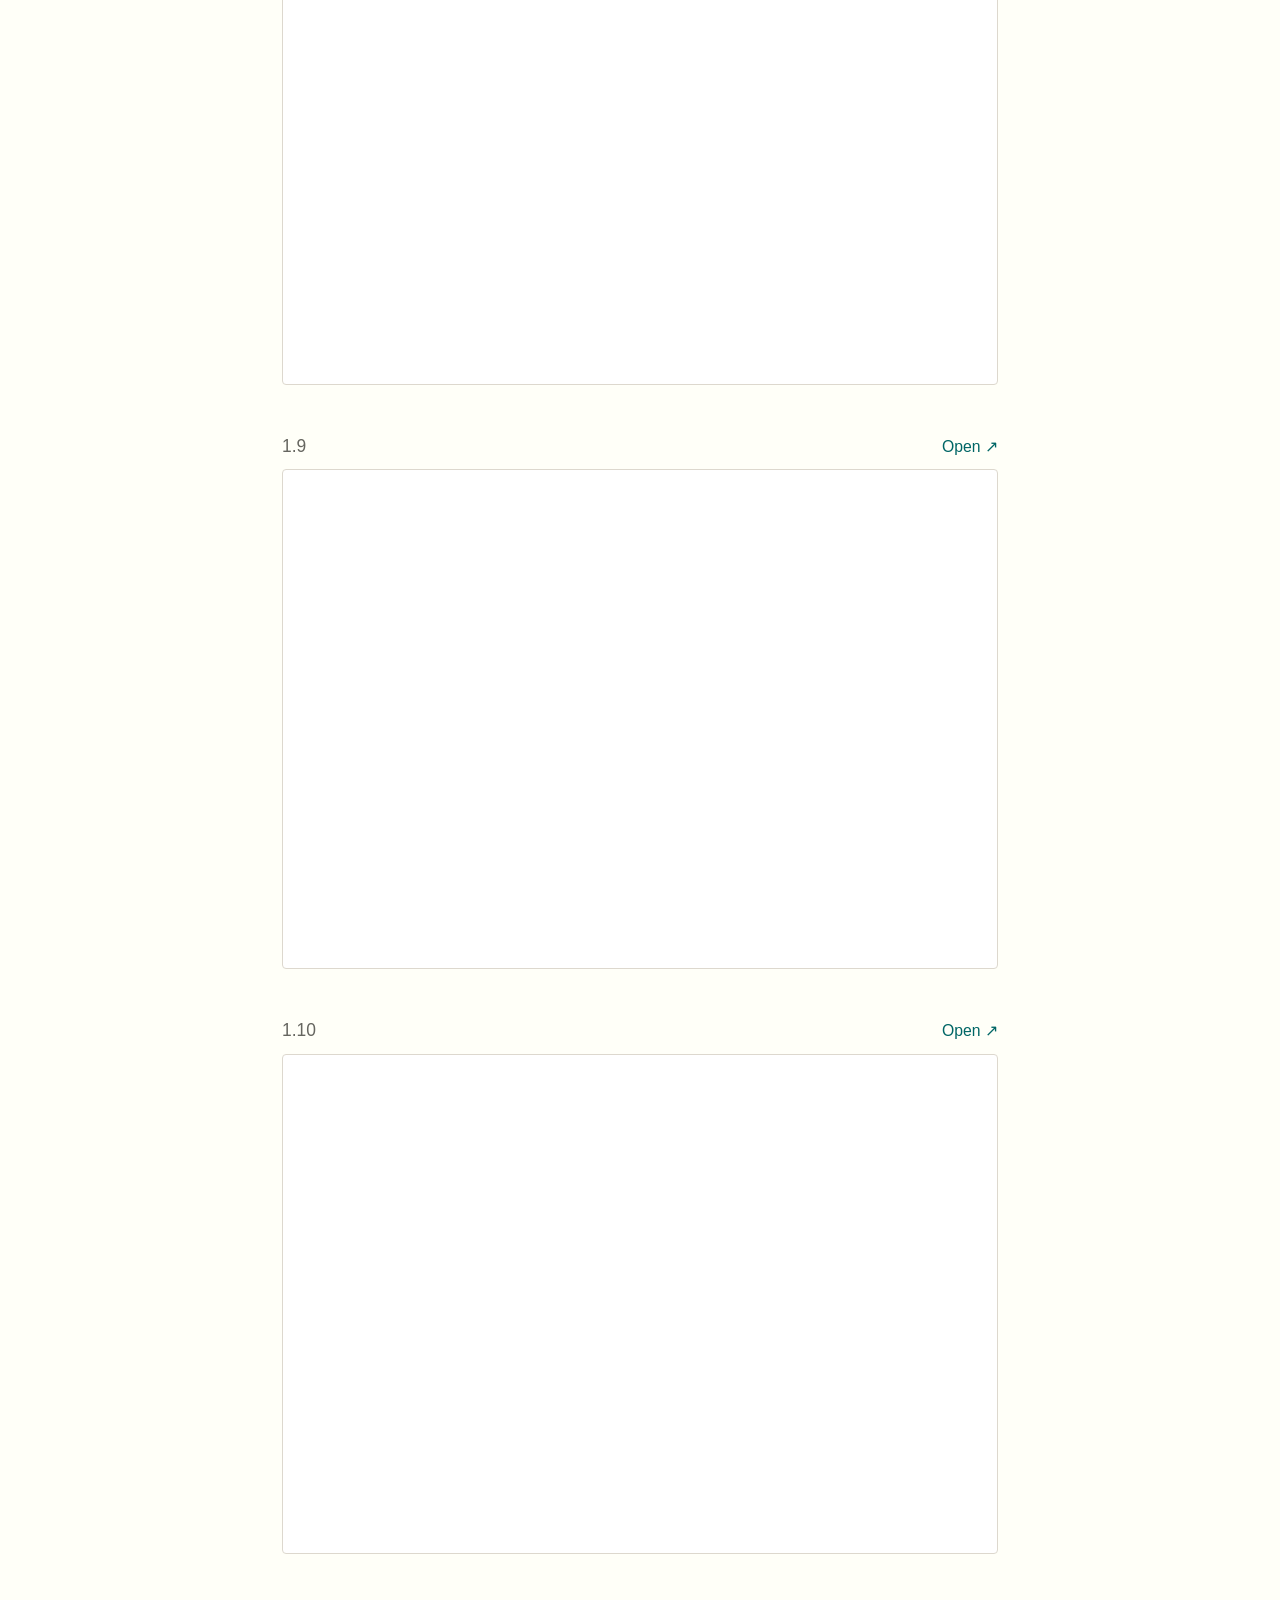
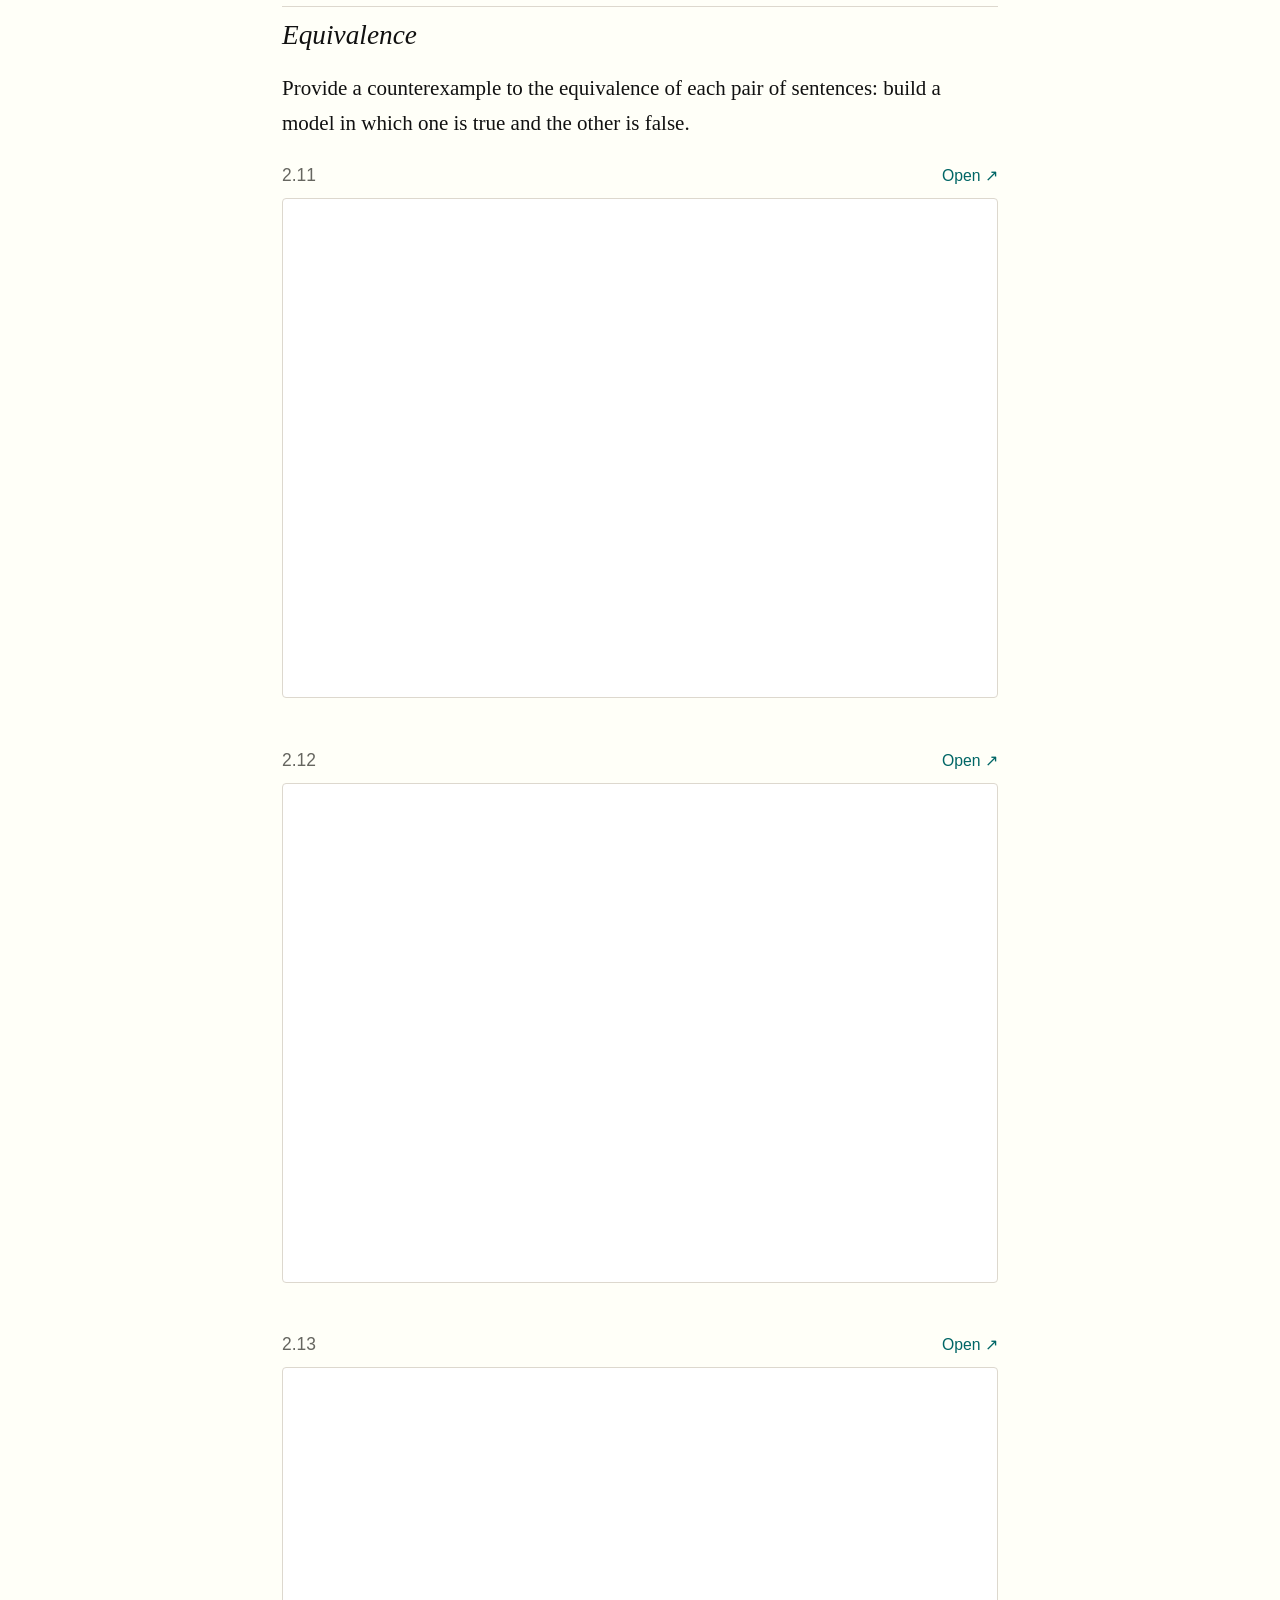
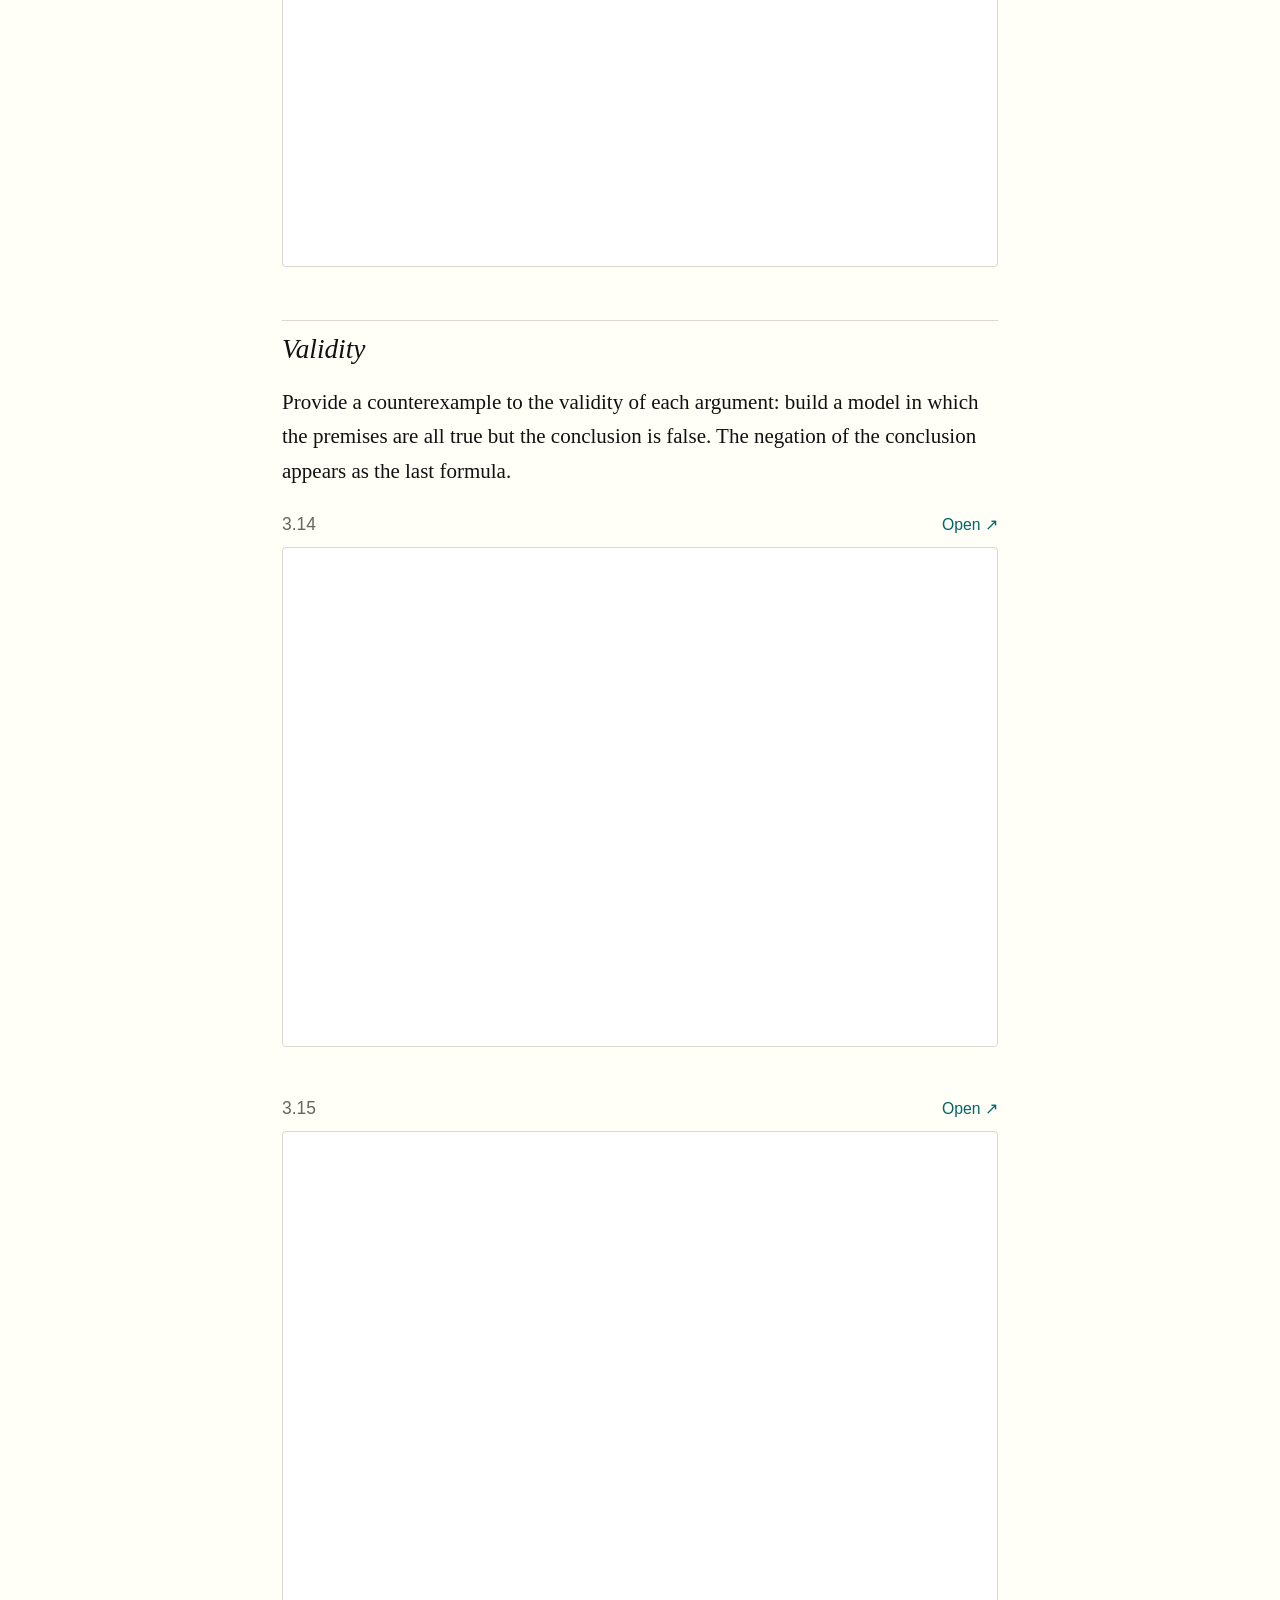
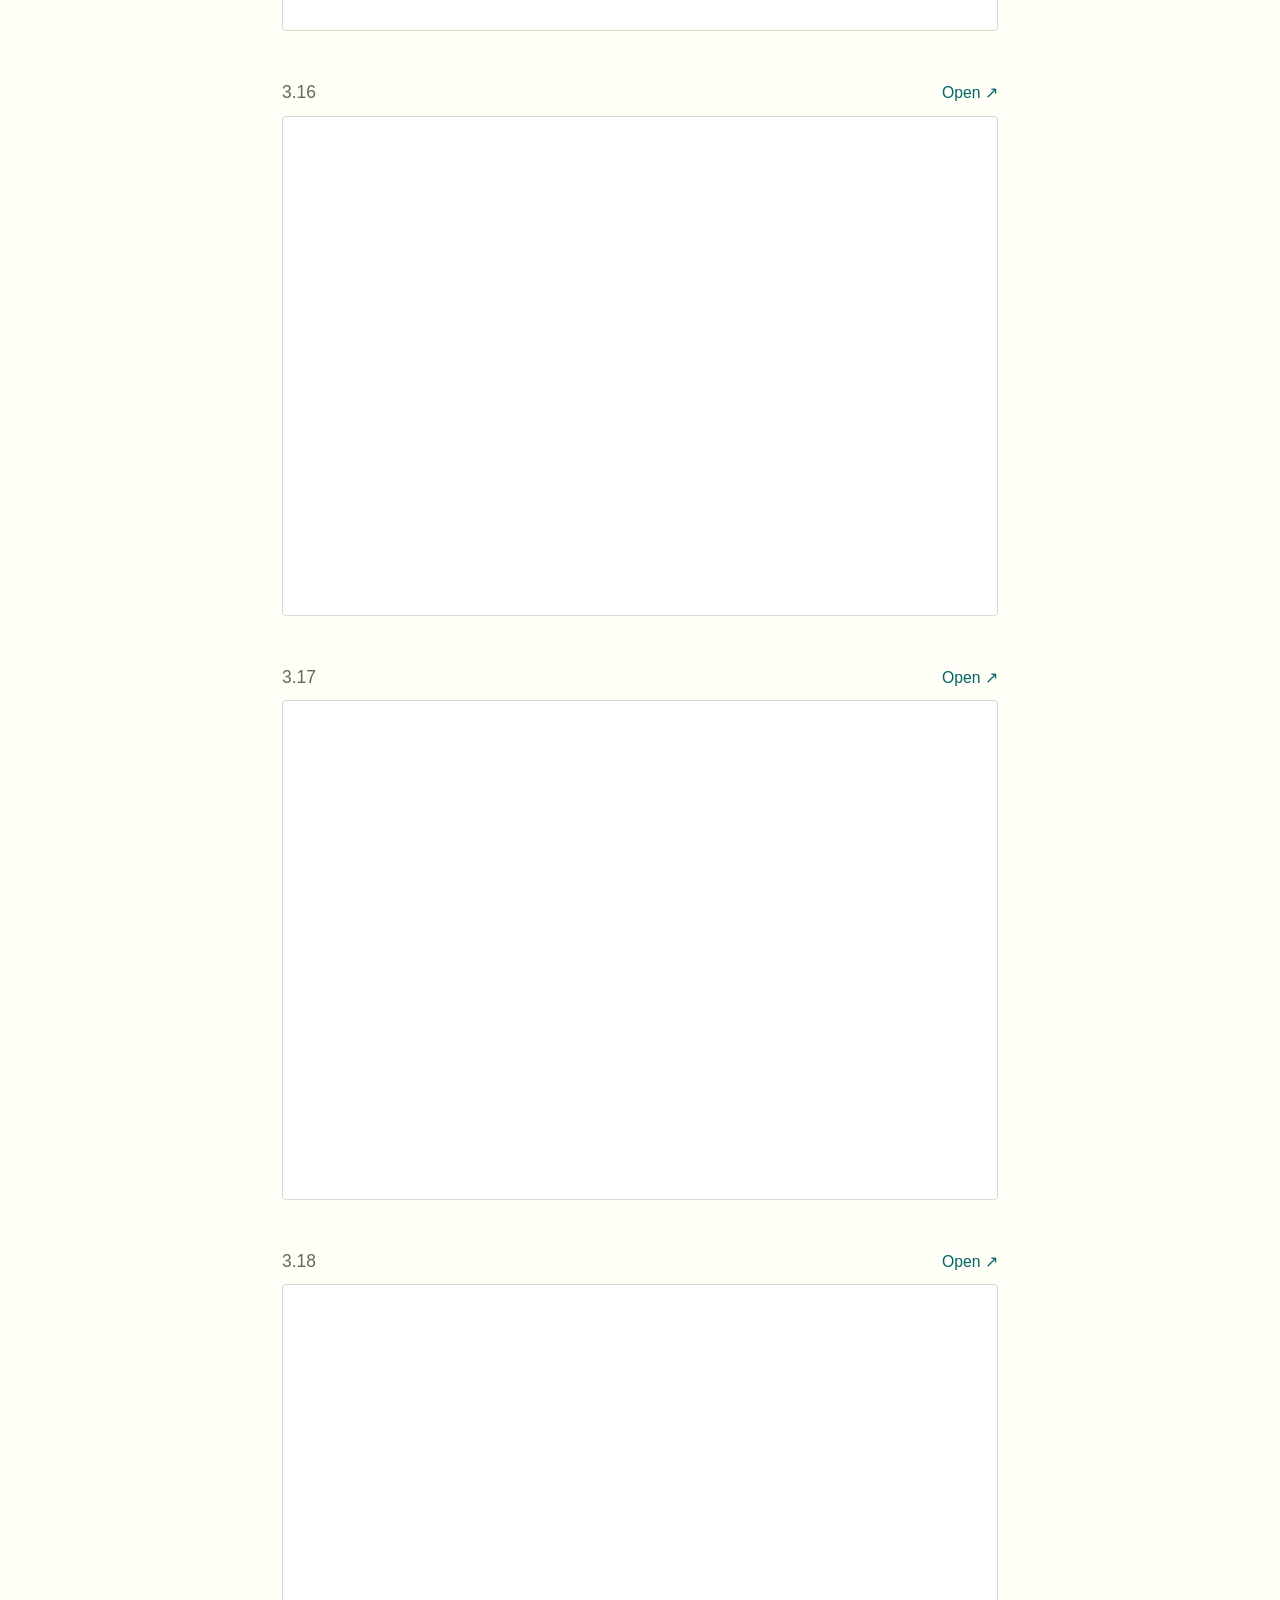
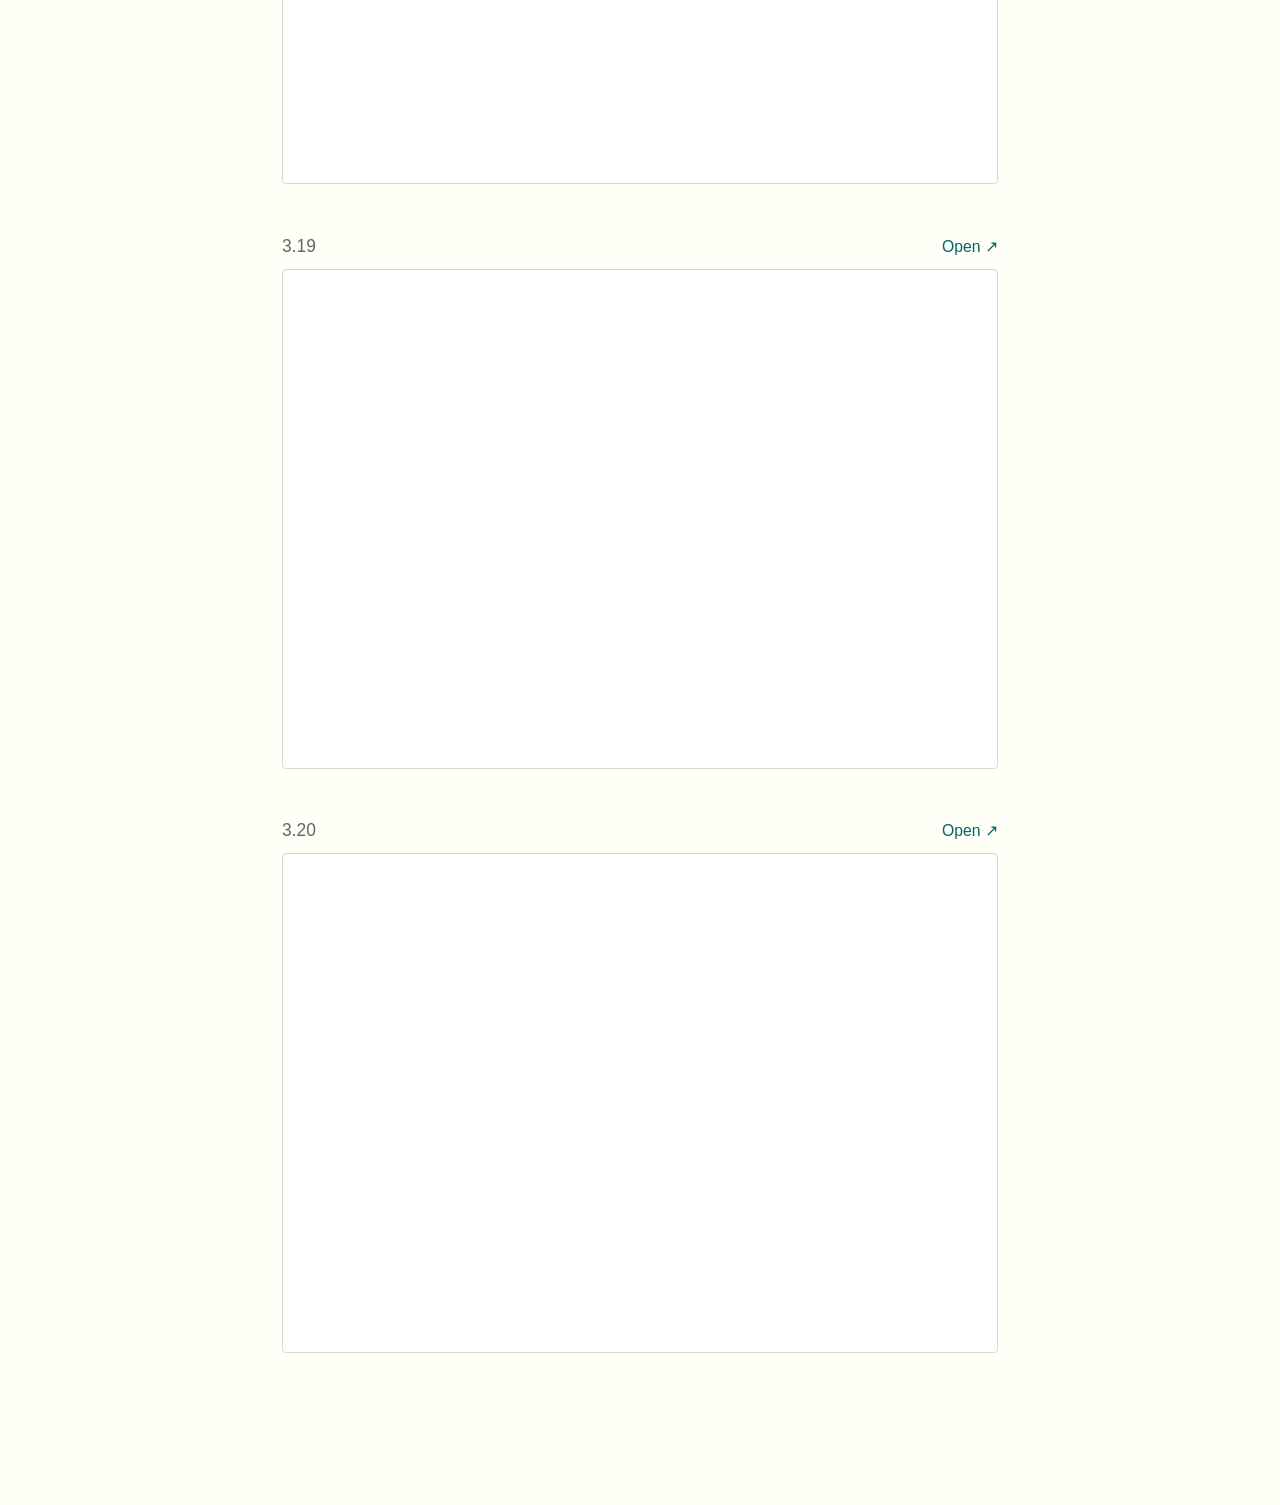
<file: unit-vii/practice-models.html>
<!DOCTYPE html>
<html lang="en">
<head>
  <meta charset="UTF-8">
  <meta name="viewport" content="width=device-width, initial-scale=1.0">
  <title>USC Logic Web &mdash; Unit VII: Models</title>
  <link rel="stylesheet" href="../shared/style.css">
  <style>
    .exercise-header {
      display: flex;
      justify-content: space-between;
      align-items: baseline;
      margin-bottom: 0.4rem;
    }
    .exercise-num {
      font-family: var(--font-sans);
      font-size: 0.83rem;
      color: var(--color-muted);
    }
    .open-btn {
      font-family: var(--font-sans);
      font-size: 0.75rem;
      color: var(--color-teal);
      text-decoration: none;
    }
    .open-btn:hover { text-decoration: underline; }
    .app-frame iframe {
      width: 100%;
      border: 1px solid var(--color-border);
      border-radius: 4px;
      display: block;
      background: #fff;
    }
    .exercise { margin: 0 0 2.25rem; }
  </style>
</head>
<body>

  <header class="site-header">
    <div class="course-label">University of Southern California &middot; Philosophy</div>
    <h1>USC Logic Web</h1>
  </header>

  <nav class="breadcrumb">
    <a href="../index.html">Home</a>
    <span>&rsaquo;</span>
    Unit VII
    <span>&rsaquo;</span>
    Models
  </nav>

  <p>Specify the domain as a list of natural numbers (e.g., 0, 1, 2).
  For each constant, give its denotation. For each one-place predicate, list the domain elements it applies to.
  For two-place predicates, list ordered pairs such as [0,&thinsp;1]; for three-place predicates, ordered triples.</p>


  <h2>Consistency</h2>
  <p>For each set of sentences below, provide a model in which they are all true.</p>

  <div class="exercise">
    <div class="exercise-header">
      <span class="exercise-num">1.1</span>
      <a class="open-btn" target="_blank" href="https://gabriel-uzquiano.github.io/model-checker/#v2:eyJmIjpbIlJhYiIsIlJhYiAtPiBSYmIiLCJQYSAvXFwgUWIiLCItUWEgL1xcIC1QYiJdLCJkIjpbXSwiaSI6e30sInMiOnt9fQ==">Open &nearr;</a>
    </div>
    <div class="app-frame">
      <iframe src="https://gabriel-uzquiano.github.io/model-checker/#v2:eyJmIjpbIlJhYiIsIlJhYiAtPiBSYmIiLCJQYSAvXFwgUWIiLCItUWEgL1xcIC1QYiJdLCJkIjpbXSwiaSI6e30sInMiOnt9fQ==" height="500" loading="lazy" allow="fullscreen"></iframe>
    </div>
  </div>
  <div class="exercise">
    <div class="exercise-header">
      <span class="exercise-num">1.2</span>
      <a class="open-btn" target="_blank" href="https://gabriel-uzquiano.github.io/model-checker/#v2:eyJmIjpbIlBhIiwiUWIiLCJSYWEiLCIoUWIgL1xcIFBhKSAtPiBSYmEiXSwiZCI6W10sImkiOnt9LCJzIjp7fX0=">Open &nearr;</a>
    </div>
    <div class="app-frame">
      <iframe src="https://gabriel-uzquiano.github.io/model-checker/#v2:eyJmIjpbIlBhIiwiUWIiLCJSYWEiLCIoUWIgL1xcIFBhKSAtPiBSYmEiXSwiZCI6W10sImkiOnt9LCJzIjp7fX0=" height="500" loading="lazy" allow="fullscreen"></iframe>
    </div>
  </div>
  <div class="exercise">
    <div class="exercise-header">
      <span class="exercise-num">1.3</span>
      <a class="open-btn" target="_blank" href="https://gabriel-uzquiano.github.io/model-checker/#v2:eyJmIjpbIlBhIiwiUWIiLCItRXggKFB4IC9cXCBReCkiXSwiZCI6W10sImkiOnt9LCJzIjp7fX0=">Open &nearr;</a>
    </div>
    <div class="app-frame">
      <iframe src="https://gabriel-uzquiano.github.io/model-checker/#v2:eyJmIjpbIlBhIiwiUWIiLCItRXggKFB4IC9cXCBReCkiXSwiZCI6W10sImkiOnt9LCJzIjp7fX0=" height="500" loading="lazy" allow="fullscreen"></iframe>
    </div>
  </div>
  <div class="exercise">
    <div class="exercise-header">
      <span class="exercise-num">1.4</span>
      <a class="open-btn" target="_blank" href="https://gabriel-uzquiano.github.io/model-checker/#v2:eyJmIjpbIkF4IChQeCBcXC8gUXgpIiwiLShBeCBQeCBcXC8gQXggUXgpIl0sImQiOltdLCJpIjp7fSwicyI6e319">Open &nearr;</a>
    </div>
    <div class="app-frame">
      <iframe src="https://gabriel-uzquiano.github.io/model-checker/#v2:eyJmIjpbIkF4IChQeCBcXC8gUXgpIiwiLShBeCBQeCBcXC8gQXggUXgpIl0sImQiOltdLCJpIjp7fSwicyI6e319" height="500" loading="lazy" allow="fullscreen"></iframe>
    </div>
  </div>
  <div class="exercise">
    <div class="exercise-header">
      <span class="exercise-num">1.5</span>
      <a class="open-btn" target="_blank" href="https://gabriel-uzquiano.github.io/model-checker/#v2:eyJmIjpbIkV4IChQeCAvXFwgUXgpIiwiQXggKFB4IC0+IChSeCAtPiAtUXgpKSIsIlBhIC9cXCBSYSJdLCJkIjpbXSwiaSI6e30sInMiOnt9fQ==">Open &nearr;</a>
    </div>
    <div class="app-frame">
      <iframe src="https://gabriel-uzquiano.github.io/model-checker/#v2:eyJmIjpbIkV4IChQeCAvXFwgUXgpIiwiQXggKFB4IC0+IChSeCAtPiAtUXgpKSIsIlBhIC9cXCBSYSJdLCJkIjpbXSwiaSI6e30sInMiOnt9fQ==" height="500" loading="lazy" allow="fullscreen"></iframe>
    </div>
  </div>
  <div class="exercise">
    <div class="exercise-header">
      <span class="exercise-num">1.6</span>
      <a class="open-btn" target="_blank" href="https://gabriel-uzquiano.github.io/model-checker/#v2:eyJmIjpbIkF4IChQeCAtPiBReCkiLCJSYWJiIiwiRXggKFF4IC9cXCBSeHhhKSJdLCJkIjpbXSwiaSI6e30sInMiOnt9fQ==">Open &nearr;</a>
    </div>
    <div class="app-frame">
      <iframe src="https://gabriel-uzquiano.github.io/model-checker/#v2:eyJmIjpbIkF4IChQeCAtPiBReCkiLCJSYWJiIiwiRXggKFF4IC9cXCBSeHhhKSJdLCJkIjpbXSwiaSI6e30sInMiOnt9fQ==" height="500" loading="lazy" allow="fullscreen"></iframe>
    </div>
  </div>
  <div class="exercise">
    <div class="exercise-header">
      <span class="exercise-num">1.7</span>
      <a class="open-btn" target="_blank" href="https://gabriel-uzquiano.github.io/model-checker/#v2:eyJmIjpbIkF4IFB4IC0+IEF4IFF4IiwiLUF4IChQeCAtPiBReCkiXSwiZCI6W10sImkiOnt9LCJzIjp7fX0=">Open &nearr;</a>
    </div>
    <div class="app-frame">
      <iframe src="https://gabriel-uzquiano.github.io/model-checker/#v2:eyJmIjpbIkF4IFB4IC0+IEF4IFF4IiwiLUF4IChQeCAtPiBReCkiXSwiZCI6W10sImkiOnt9LCJzIjp7fX0=" height="500" loading="lazy" allow="fullscreen"></iframe>
    </div>
  </div>
  <div class="exercise">
    <div class="exercise-header">
      <span class="exercise-num">1.8</span>
      <a class="open-btn" target="_blank" href="https://gabriel-uzquiano.github.io/model-checker/#v2:eyJmIjpbIkF4IChSYXggLT4gUHgpIiwiRXggUnh4IiwiLVJhYSJdLCJkIjpbXSwiaSI6e30sInMiOnt9fQ==">Open &nearr;</a>
    </div>
    <div class="app-frame">
      <iframe src="https://gabriel-uzquiano.github.io/model-checker/#v2:eyJmIjpbIkF4IChSYXggLT4gUHgpIiwiRXggUnh4IiwiLVJhYSJdLCJkIjpbXSwiaSI6e30sInMiOnt9fQ==" height="500" loading="lazy" allow="fullscreen"></iframe>
    </div>
  </div>
  <div class="exercise">
    <div class="exercise-header">
      <span class="exercise-num">1.9</span>
      <a class="open-btn" target="_blank" href="https://gabriel-uzquiano.github.io/model-checker/#v2:eyJmIjpbIkF4IEF5IChSeHkgLT4gUnl4KSIsIkF4IEV5IFJ4eSJdLCJkIjpbXSwiaSI6e30sInMiOnt9fQ==">Open &nearr;</a>
    </div>
    <div class="app-frame">
      <iframe src="https://gabriel-uzquiano.github.io/model-checker/#v2:eyJmIjpbIkF4IEF5IChSeHkgLT4gUnl4KSIsIkF4IEV5IFJ4eSJdLCJkIjpbXSwiaSI6e30sInMiOnt9fQ==" height="500" loading="lazy" allow="fullscreen"></iframe>
    </div>
  </div>
  <div class="exercise">
    <div class="exercise-header">
      <span class="exercise-num">1.10</span>
      <a class="open-btn" target="_blank" href="https://gabriel-uzquiano.github.io/model-checker/#v2:eyJmIjpbIkF4IEV5IFJ4eSIsIi1FeCBBeSBSeHkiXSwiZCI6W10sImkiOnt9LCJzIjp7fX0=">Open &nearr;</a>
    </div>
    <div class="app-frame">
      <iframe src="https://gabriel-uzquiano.github.io/model-checker/#v2:eyJmIjpbIkF4IEV5IFJ4eSIsIi1FeCBBeSBSeHkiXSwiZCI6W10sImkiOnt9LCJzIjp7fX0=" height="500" loading="lazy" allow="fullscreen"></iframe>
    </div>
  </div>
  <h2>Equivalence</h2>
  <p>Provide a counterexample to the equivalence of each pair of sentences: build a model in which one is true and the other is false.</p>

  <div class="exercise">
    <div class="exercise-header">
      <span class="exercise-num">2.11</span>
      <a class="open-btn" target="_blank" href="https://gabriel-uzquiano.github.io/model-checker/?mode=equivalence#v2:eyJmIjpbIlBhIC9cXCBQYiIsIkF4IFB4Il0sImQiOltdLCJpIjp7fSwicyI6e319">Open &nearr;</a>
    </div>
    <div class="app-frame">
      <iframe src="https://gabriel-uzquiano.github.io/model-checker/?mode=equivalence#v2:eyJmIjpbIlBhIC9cXCBQYiIsIkF4IFB4Il0sImQiOltdLCJpIjp7fSwicyI6e319" height="500" loading="lazy" allow="fullscreen"></iframe>
    </div>
  </div>
  <div class="exercise">
    <div class="exercise-header">
      <span class="exercise-num">2.12</span>
      <a class="open-btn" target="_blank" href="https://gabriel-uzquiano.github.io/model-checker/?mode=equivalence#v2:eyJmIjpbIi1BeCAoUHggL1xcIFF4KSIsIi1FeCAoUHggL1xcIFF4KSJdLCJkIjpbXSwiaSI6e30sInMiOnt9fQ==">Open &nearr;</a>
    </div>
    <div class="app-frame">
      <iframe src="https://gabriel-uzquiano.github.io/model-checker/?mode=equivalence#v2:eyJmIjpbIi1BeCAoUHggL1xcIFF4KSIsIi1FeCAoUHggL1xcIFF4KSJdLCJkIjpbXSwiaSI6e30sInMiOnt9fQ==" height="500" loading="lazy" allow="fullscreen"></iframe>
    </div>
  </div>
  <div class="exercise">
    <div class="exercise-header">
      <span class="exercise-num">2.13</span>
      <a class="open-btn" target="_blank" href="https://gabriel-uzquiano.github.io/model-checker/?mode=equivalence#v2:eyJmIjpbIkF4IChQeCAtPiBReCkiLCIoQXggUHggLT4gQXggUXgpIl0sImQiOltdLCJpIjp7fSwicyI6e319">Open &nearr;</a>
    </div>
    <div class="app-frame">
      <iframe src="https://gabriel-uzquiano.github.io/model-checker/?mode=equivalence#v2:eyJmIjpbIkF4IChQeCAtPiBReCkiLCIoQXggUHggLT4gQXggUXgpIl0sImQiOltdLCJpIjp7fSwicyI6e319" height="500" loading="lazy" allow="fullscreen"></iframe>
    </div>
  </div>
  <h2>Validity</h2>
  <p>Provide a counterexample to the validity of each argument: build a model in which the premises are all true but the conclusion is false. The negation of the conclusion appears as the last formula.</p>

  <div class="exercise">
    <div class="exercise-header">
      <span class="exercise-num">3.14</span>
      <a class="open-btn" target="_blank" href="https://gabriel-uzquiano.github.io/model-checker/?mode=validity#v2:eyJmIjpbIkF4IChQeCAtPiBReCkiLCItKEF4IC1QeCBcXC8gQXggUXgpIl0sImQiOltdLCJpIjp7fSwicyI6e319">Open &nearr;</a>
    </div>
    <div class="app-frame">
      <iframe src="https://gabriel-uzquiano.github.io/model-checker/?mode=validity#v2:eyJmIjpbIkF4IChQeCAtPiBReCkiLCItKEF4IC1QeCBcXC8gQXggUXgpIl0sImQiOltdLCJpIjp7fSwicyI6e319" height="500" loading="lazy" allow="fullscreen"></iframe>
    </div>
  </div>
  <div class="exercise">
    <div class="exercise-header">
      <span class="exercise-num">3.15</span>
      <a class="open-btn" target="_blank" href="https://gabriel-uzquiano.github.io/model-checker/?mode=validity#v2:eyJmIjpbIkV4IFB4IC9cXCBFeCBReCIsIi1FeCAoUHggL1xcIFF4KSJdLCJkIjpbXSwiaSI6e30sInMiOnt9fQ==">Open &nearr;</a>
    </div>
    <div class="app-frame">
      <iframe src="https://gabriel-uzquiano.github.io/model-checker/?mode=validity#v2:eyJmIjpbIkV4IFB4IC9cXCBFeCBReCIsIi1FeCAoUHggL1xcIFF4KSJdLCJkIjpbXSwiaSI6e30sInMiOnt9fQ==" height="500" loading="lazy" allow="fullscreen"></iframe>
    </div>
  </div>
  <div class="exercise">
    <div class="exercise-header">
      <span class="exercise-num">3.16</span>
      <a class="open-btn" target="_blank" href="https://gabriel-uzquiano.github.io/model-checker/?mode=validity#v2:eyJmIjpbIi1BeCAoUHggLT4gLVF4KSIsIi1BeCAoUHggLT4gUXgpIl0sImQiOltdLCJpIjp7fSwicyI6e319">Open &nearr;</a>
    </div>
    <div class="app-frame">
      <iframe src="https://gabriel-uzquiano.github.io/model-checker/?mode=validity#v2:eyJmIjpbIi1BeCAoUHggLT4gLVF4KSIsIi1BeCAoUHggLT4gUXgpIl0sImQiOltdLCJpIjp7fSwicyI6e319" height="500" loading="lazy" allow="fullscreen"></iframe>
    </div>
  </div>
  <div class="exercise">
    <div class="exercise-header">
      <span class="exercise-num">3.17</span>
      <a class="open-btn" target="_blank" href="https://gabriel-uzquiano.github.io/model-checker/?mode=validity#v2:eyJmIjpbIkF4ICgtUHggLT4gUXgpIiwiRXggKFF4IC9cXCBSeGIpIiwiLUV4ICgtUHggL1xcIFJ4YikiXSwiZCI6W10sImkiOnt9LCJzIjp7fX0=">Open &nearr;</a>
    </div>
    <div class="app-frame">
      <iframe src="https://gabriel-uzquiano.github.io/model-checker/?mode=validity#v2:eyJmIjpbIkF4ICgtUHggLT4gUXgpIiwiRXggKFF4IC9cXCBSeGIpIiwiLUV4ICgtUHggL1xcIFJ4YikiXSwiZCI6W10sImkiOnt9LCJzIjp7fX0=" height="500" loading="lazy" allow="fullscreen"></iframe>
    </div>
  </div>
  <div class="exercise">
    <div class="exercise-header">
      <span class="exercise-num">3.18</span>
      <a class="open-btn" target="_blank" href="https://gabriel-uzquiano.github.io/model-checker/?mode=validity#v2:eyJmIjpbIkF4IChQeCAtPiBSeGEpIiwiRXggKFF4IC9cXCBSYXgpIiwiLUV4IChQeCAvXFwgRXkgKFF5IC9cXCBSeHkpKSJdLCJkIjpbXSwiaSI6e30sInMiOnt9fQ==">Open &nearr;</a>
    </div>
    <div class="app-frame">
      <iframe src="https://gabriel-uzquiano.github.io/model-checker/?mode=validity#v2:eyJmIjpbIkF4IChQeCAtPiBSeGEpIiwiRXggKFF4IC9cXCBSYXgpIiwiLUV4IChQeCAvXFwgRXkgKFF5IC9cXCBSeHkpKSJdLCJkIjpbXSwiaSI6e30sInMiOnt9fQ==" height="500" loading="lazy" allow="fullscreen"></iframe>
    </div>
  </div>
  <div class="exercise">
    <div class="exercise-header">
      <span class="exercise-num">3.19</span>
      <a class="open-btn" target="_blank" href="https://gabriel-uzquiano.github.io/model-checker/?mode=validity#v2:eyJmIjpbIkF4IC1SeHgiLCJBeCBBeSBBeiAoKFJ4eSAvXFwgUnl6KSAtPiBSeHopIiwiLUF4IEF5IC1SeHkiXSwiZCI6W10sImkiOnt9LCJzIjp7fX0=">Open &nearr;</a>
    </div>
    <div class="app-frame">
      <iframe src="https://gabriel-uzquiano.github.io/model-checker/?mode=validity#v2:eyJmIjpbIkF4IC1SeHgiLCJBeCBBeSBBeiAoKFJ4eSAvXFwgUnl6KSAtPiBSeHopIiwiLUF4IEF5IC1SeHkiXSwiZCI6W10sImkiOnt9LCJzIjp7fX0=" height="500" loading="lazy" allow="fullscreen"></iframe>
    </div>
  </div>
  <div class="exercise">
    <div class="exercise-header">
      <span class="exercise-num">3.20</span>
      <a class="open-btn" target="_blank" href="https://gabriel-uzquiano.github.io/model-checker/?mode=validity#v2:eyJmIjpbIkF4IC1SeHgiLCJBeCBBeSBBeiAoKFJ4eSAvXFwgUnl6KSAtPiBSeHopIiwiLUF4IEF5IEF6IChSeHkgLT4gLVJ5eikiXSwiZCI6W10sImkiOnt9LCJzIjp7fX0=">Open &nearr;</a>
    </div>
    <div class="app-frame">
      <iframe src="https://gabriel-uzquiano.github.io/model-checker/?mode=validity#v2:eyJmIjpbIkF4IC1SeHgiLCJBeCBBeSBBeiAoKFJ4eSAvXFwgUnl6KSAtPiBSeHopIiwiLUF4IEF5IEF6IChSeHkgLT4gLVJ5eikiXSwiZCI6W10sImkiOnt9LCJzIjp7fX0=" height="500" loading="lazy" allow="fullscreen"></iframe>
    </div>
  </div>
</body>
</html>
</file>
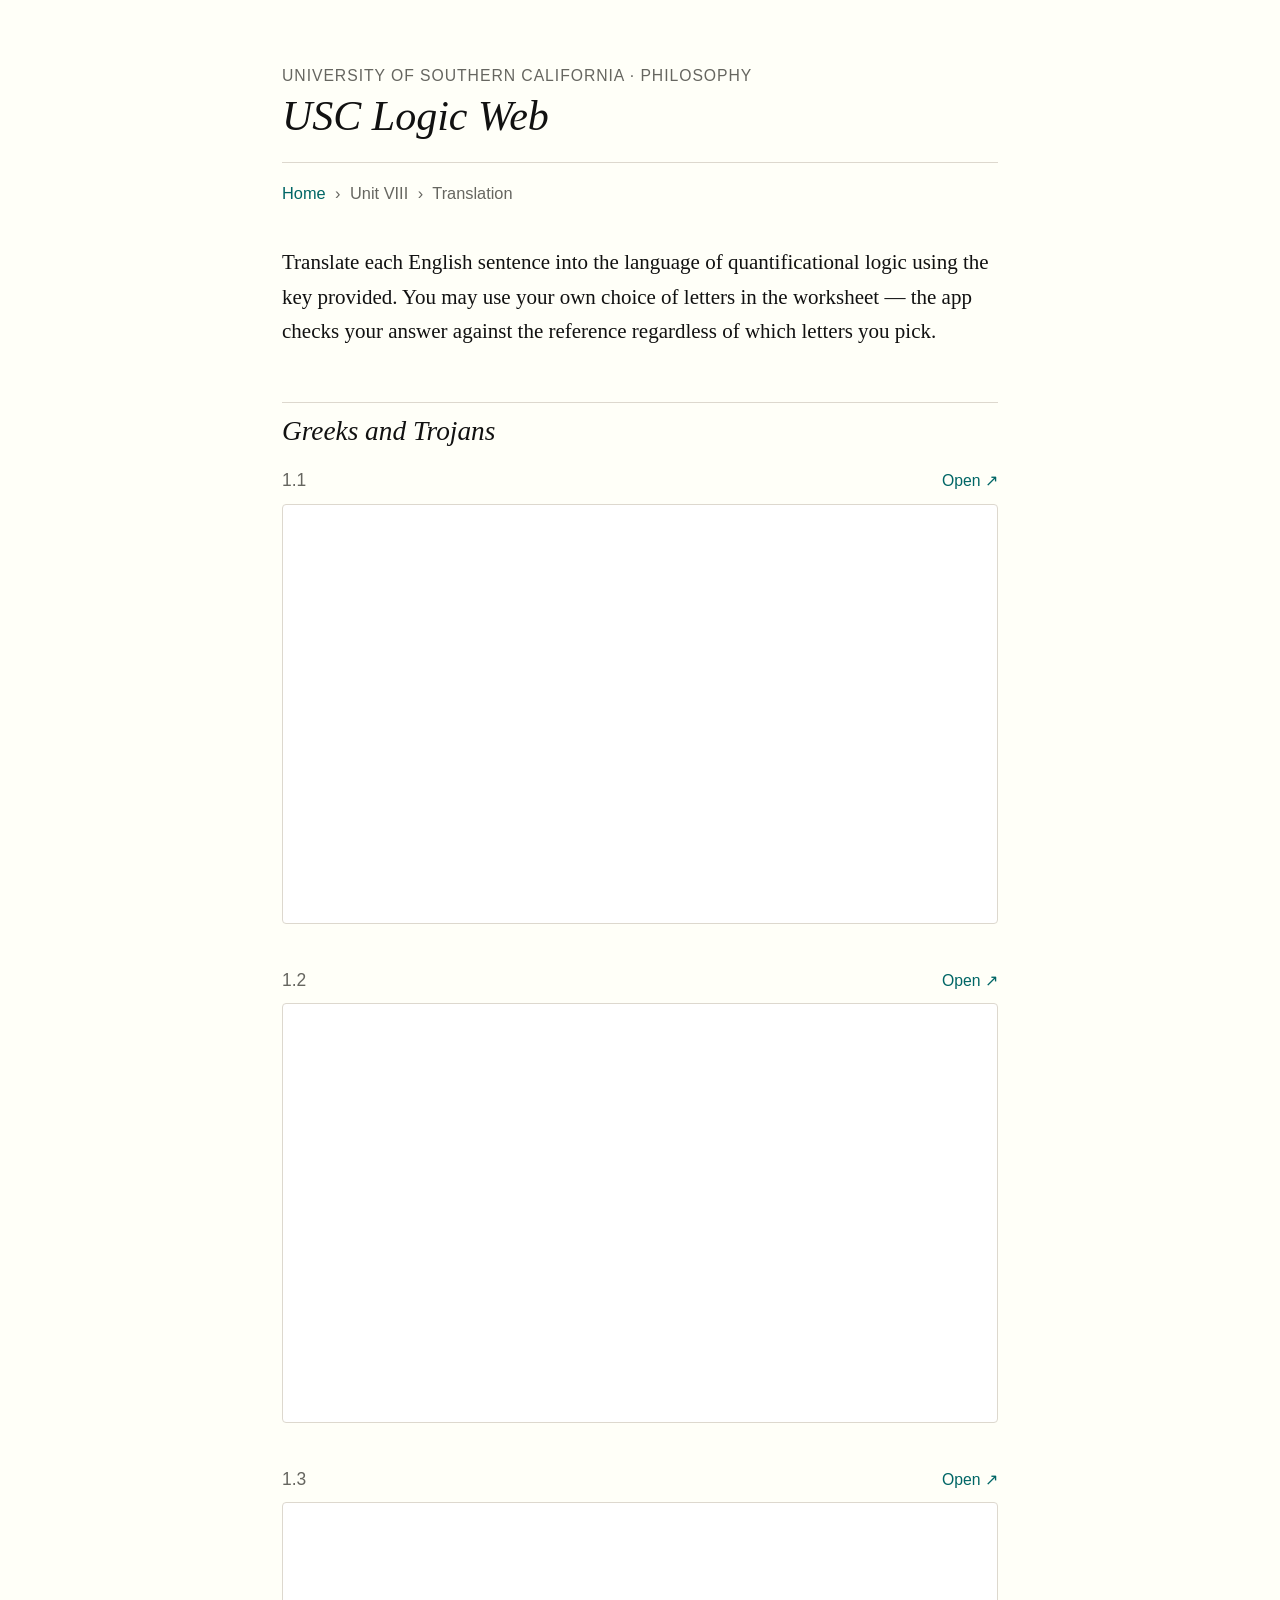
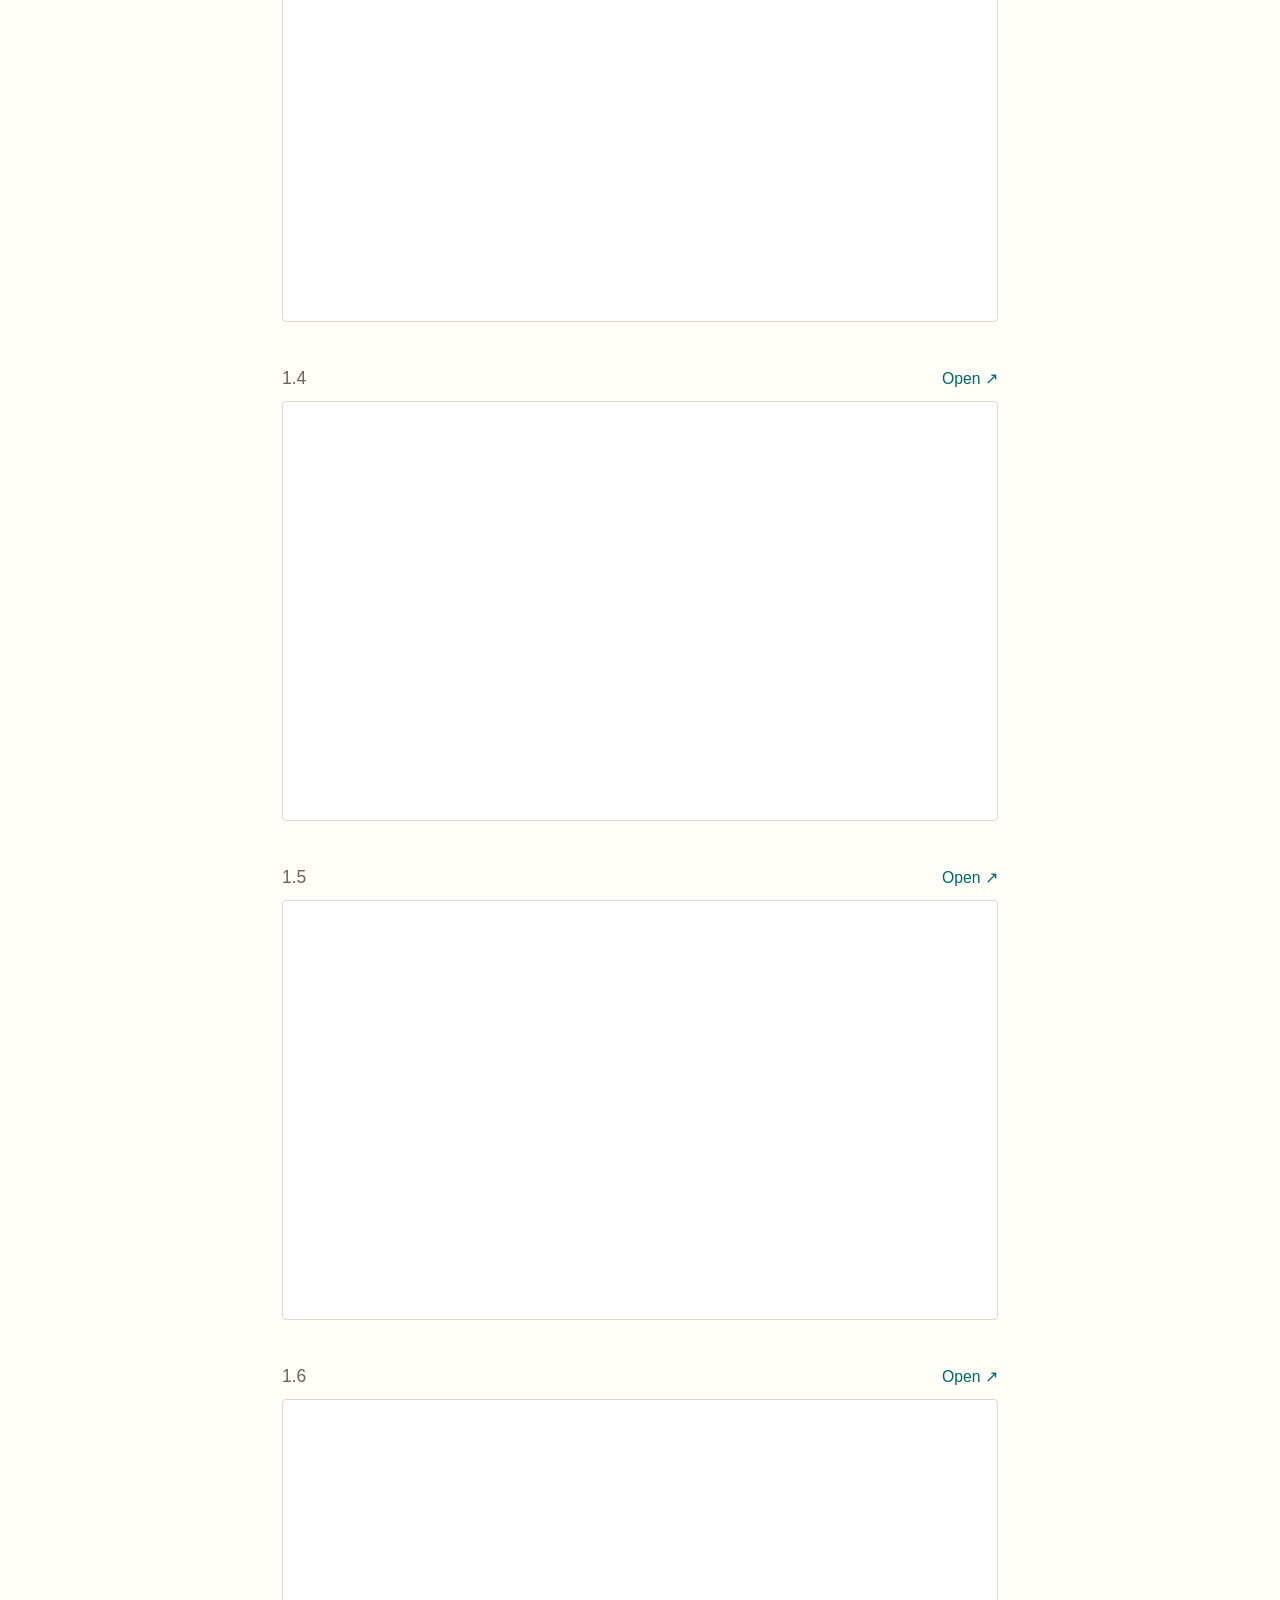
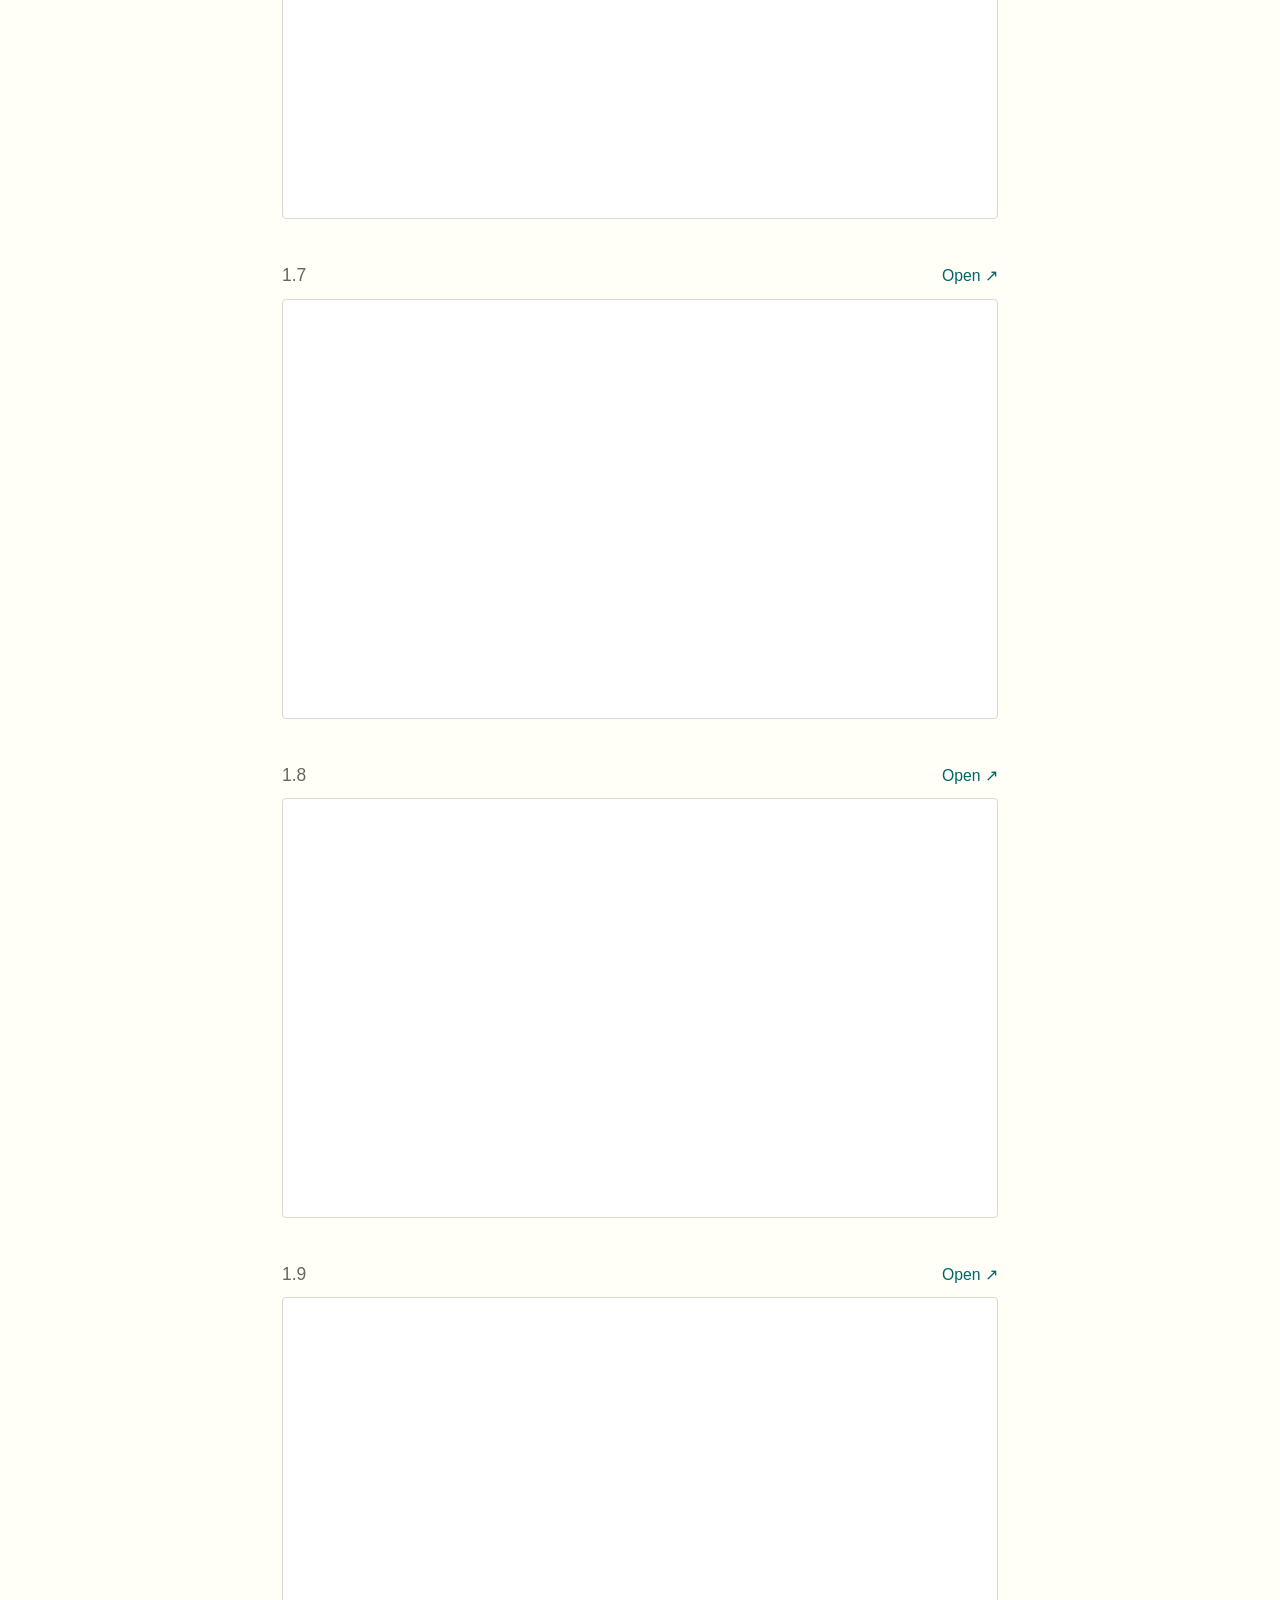
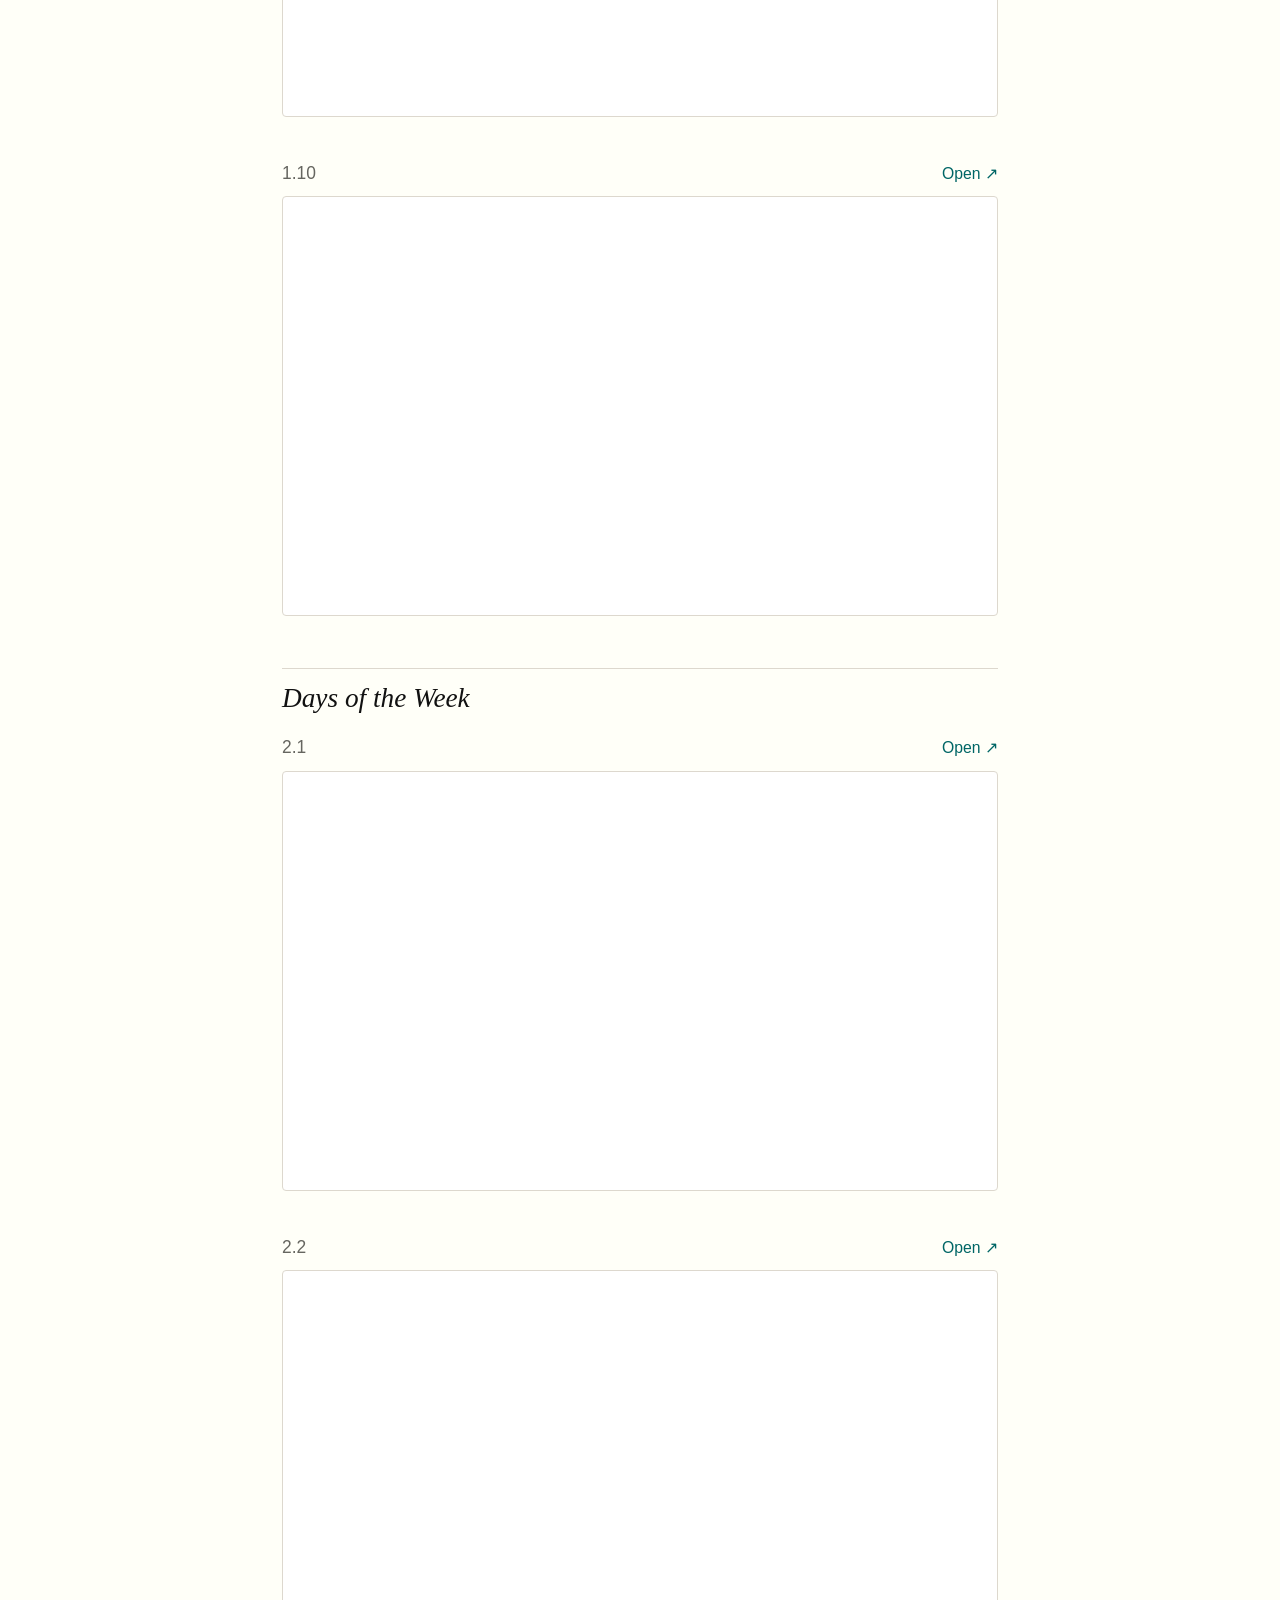
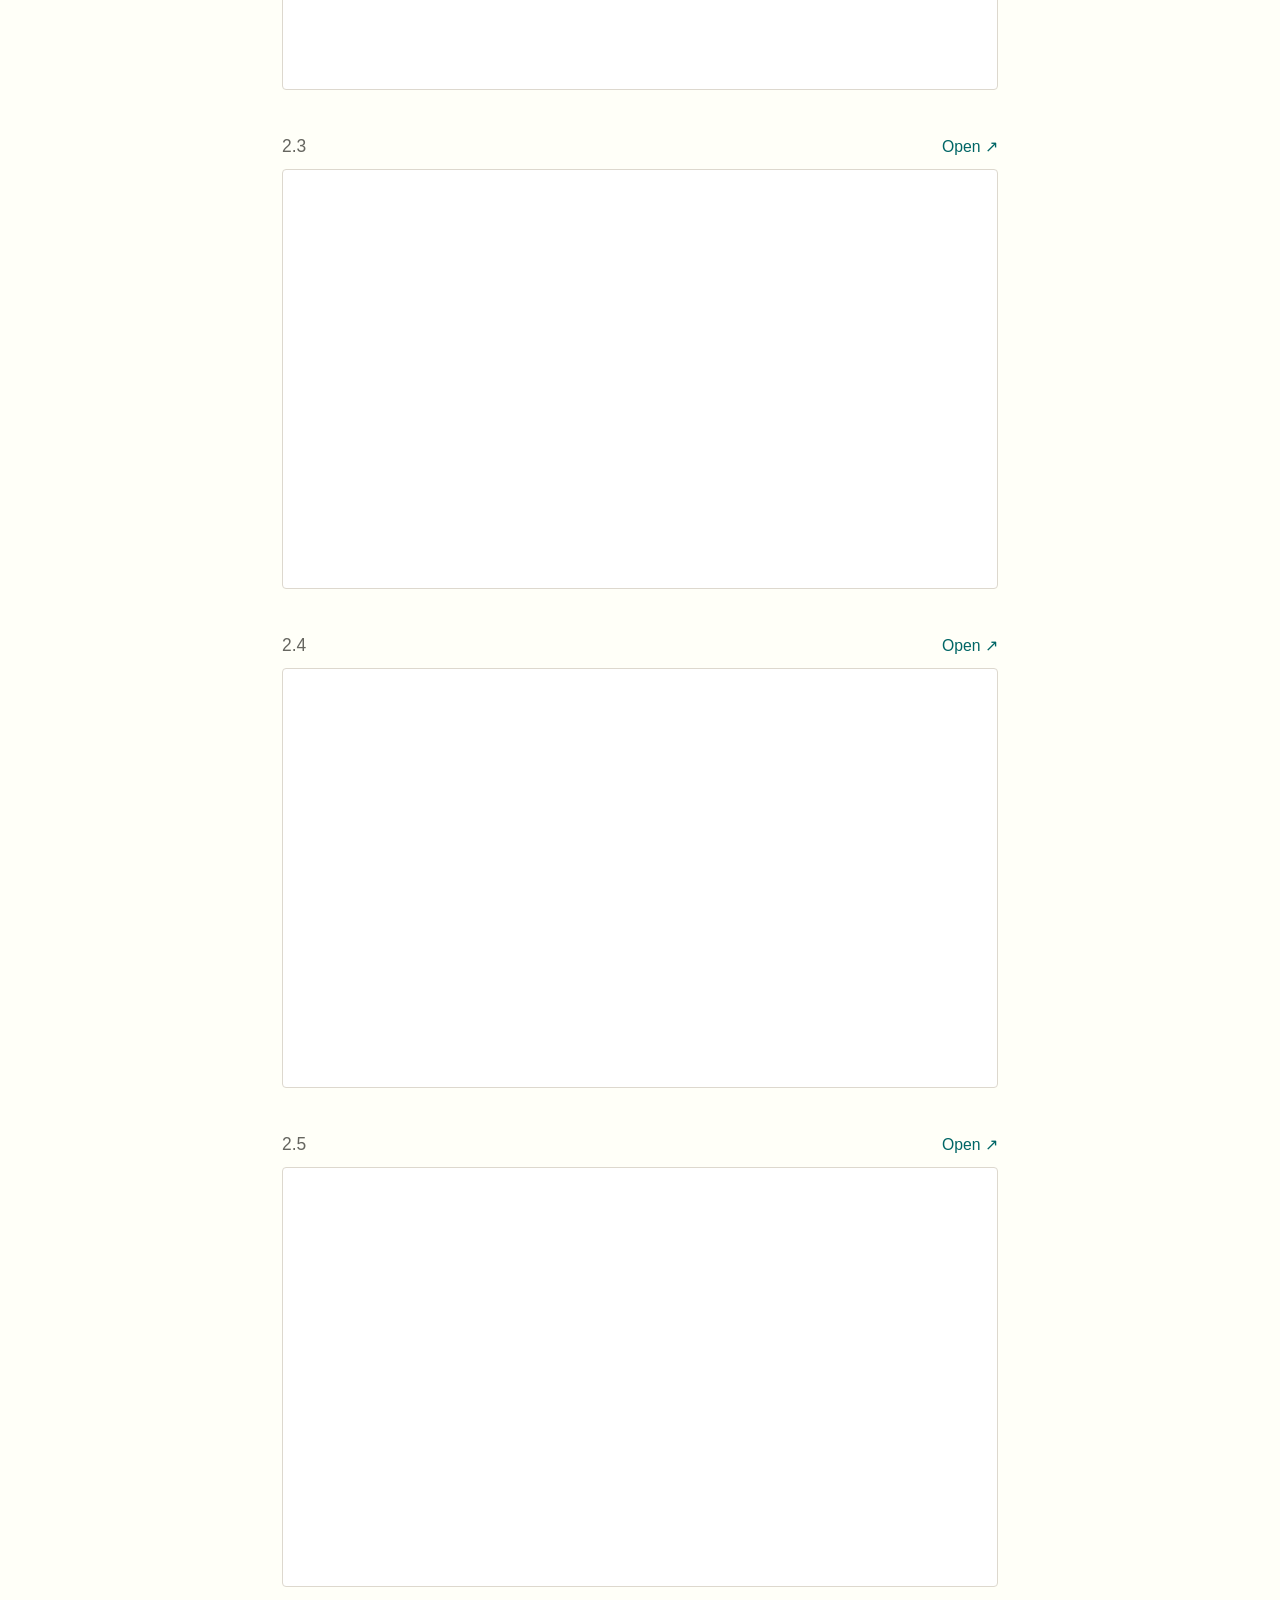
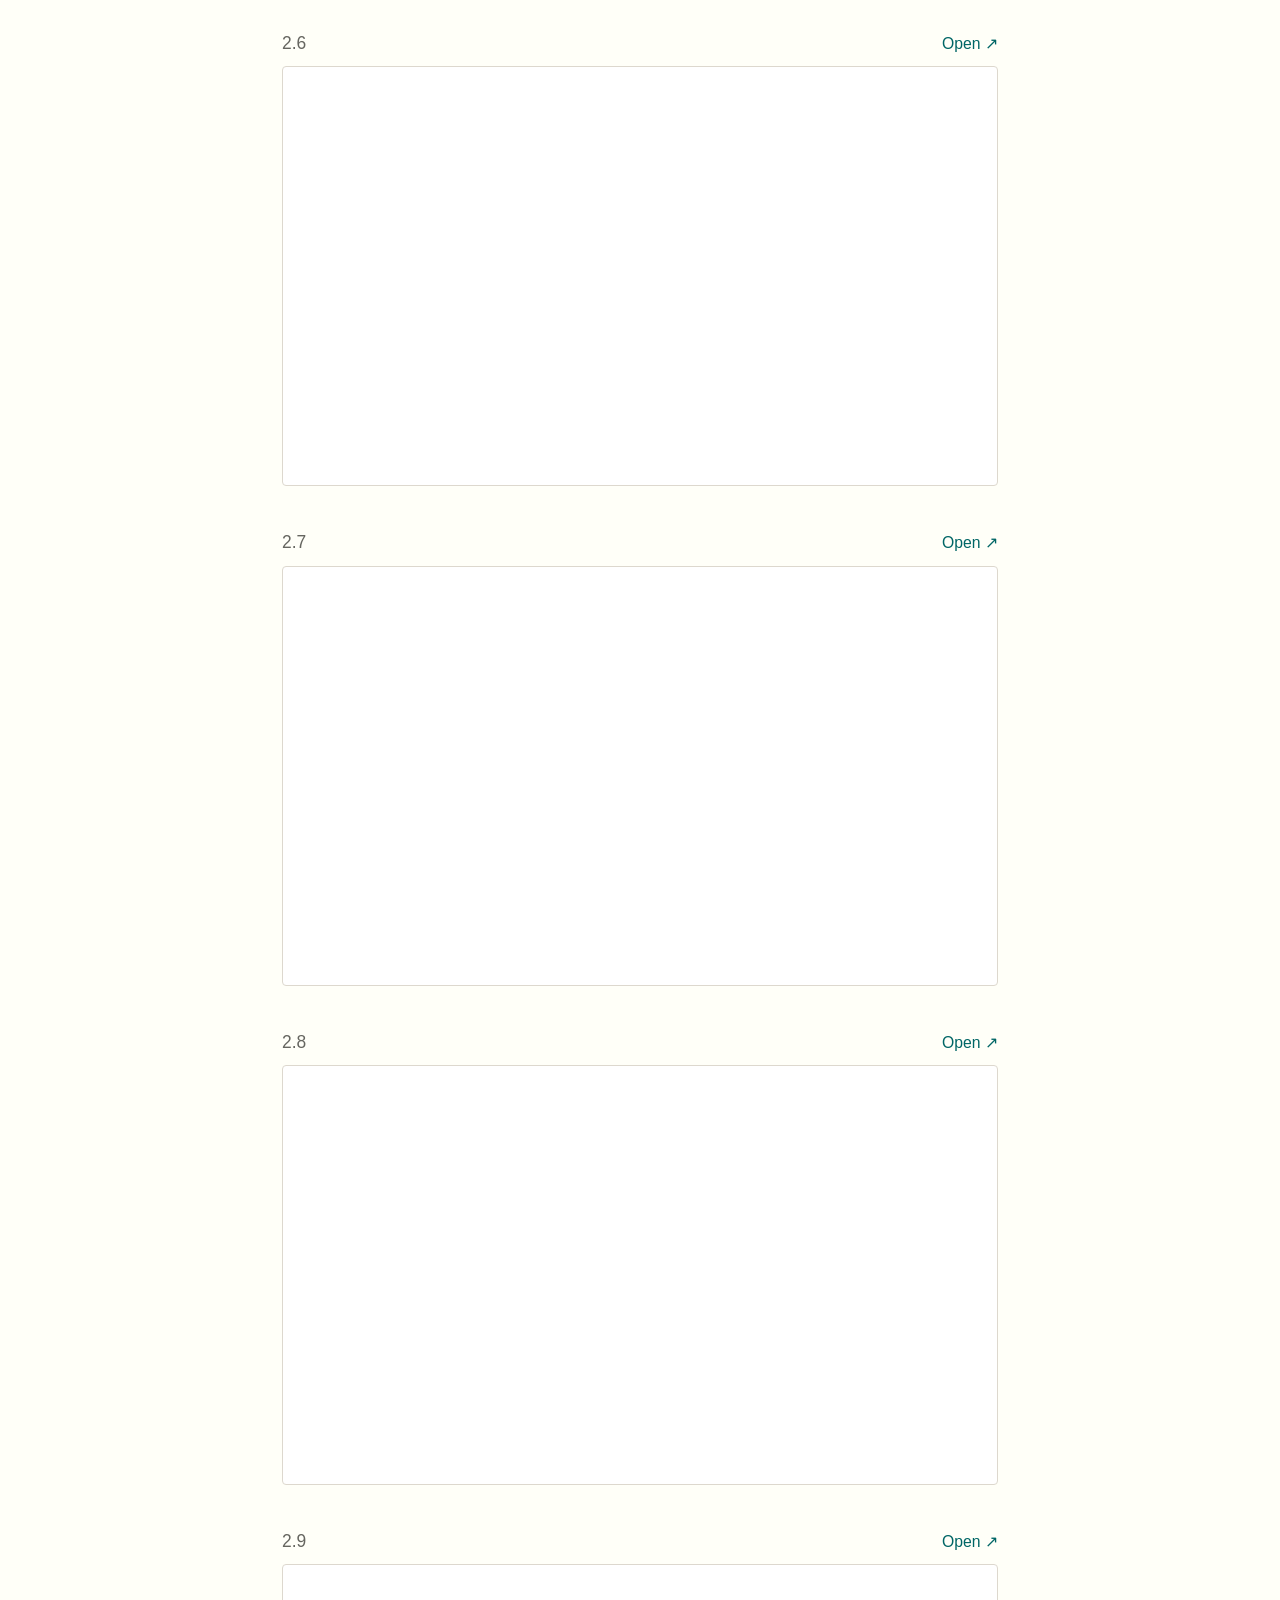
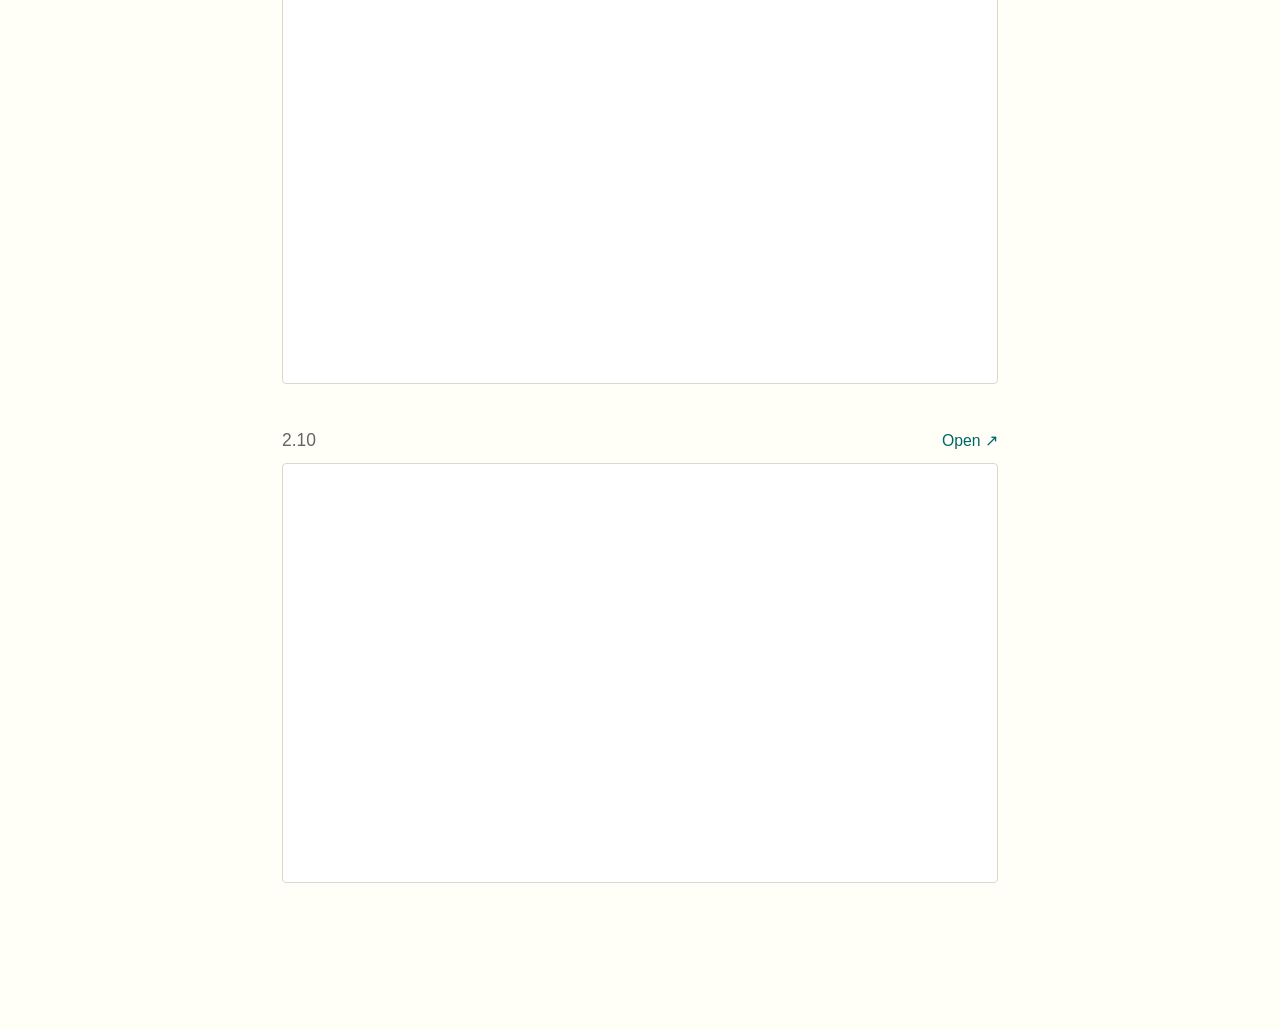
<file: unit-viii/practice-translation.html>
<!DOCTYPE html>
<html lang="en">
<head>
  <meta charset="UTF-8">
  <meta name="viewport" content="width=device-width, initial-scale=1.0">
  <title>USC Logic Web &mdash; Unit VIII: Translation</title>
  <link rel="stylesheet" href="../shared/style.css">
  <style>
    .exercise-header {
      display: flex;
      justify-content: space-between;
      align-items: baseline;
      margin-bottom: 0.4rem;
    }
    .exercise-num {
      font-family: var(--font-sans);
      font-size: 0.83rem;
      color: var(--color-muted);
    }
    .open-btn {
      font-family: var(--font-sans);
      font-size: 0.75rem;
      color: var(--color-teal);
      text-decoration: none;
    }
    .open-btn:hover { text-decoration: underline; }
    .app-frame iframe {
      width: 100%;
      border: 1px solid var(--color-border);
      border-radius: 4px;
      display: block;
      background: #fff;
    }
    .exercise { margin: 0 0 2rem; }
  </style>
</head>
<body>

  <header class="site-header">
    <div class="course-label">University of Southern California &middot; Philosophy</div>
    <h1>USC Logic Web</h1>
  </header>

  <nav class="breadcrumb">
    <a href="../index.html">Home</a>
    <span>&rsaquo;</span>
    Unit VIII
    <span>&rsaquo;</span>
    Translation
  </nav>

  <p>Translate each English sentence into the language of quantificational logic using the key provided.
  You may use your own choice of letters in the worksheet — the app checks your answer against
  the reference regardless of which letters you pick.</p>


  <h2>Greeks and Trojans</h2>

  <div class="exercise">
    <div class="exercise-header">
      <span class="exercise-num">1.1</span>
      <a class="open-btn" target="_blank" href="https://gabriel-uzquiano.github.io/ql-translation/#v1:[base64]">Open &nearr;</a>
    </div>
    <div class="app-frame">
      <iframe src="https://gabriel-uzquiano.github.io/ql-translation/#v1:[base64]" height="420" loading="lazy" allow="fullscreen"></iframe>
    </div>
  </div>
  <div class="exercise">
    <div class="exercise-header">
      <span class="exercise-num">1.2</span>
      <a class="open-btn" target="_blank" href="https://gabriel-uzquiano.github.io/ql-translation/#v1:[base64]">Open &nearr;</a>
    </div>
    <div class="app-frame">
      <iframe src="https://gabriel-uzquiano.github.io/ql-translation/#v1:[base64]" height="420" loading="lazy" allow="fullscreen"></iframe>
    </div>
  </div>
  <div class="exercise">
    <div class="exercise-header">
      <span class="exercise-num">1.3</span>
      <a class="open-btn" target="_blank" href="https://gabriel-uzquiano.github.io/ql-translation/#v1:[base64]">Open &nearr;</a>
    </div>
    <div class="app-frame">
      <iframe src="https://gabriel-uzquiano.github.io/ql-translation/#v1:[base64]" height="420" loading="lazy" allow="fullscreen"></iframe>
    </div>
  </div>
  <div class="exercise">
    <div class="exercise-header">
      <span class="exercise-num">1.4</span>
      <a class="open-btn" target="_blank" href="https://gabriel-uzquiano.github.io/ql-translation/#v1:[base64]">Open &nearr;</a>
    </div>
    <div class="app-frame">
      <iframe src="https://gabriel-uzquiano.github.io/ql-translation/#v1:[base64]" height="420" loading="lazy" allow="fullscreen"></iframe>
    </div>
  </div>
  <div class="exercise">
    <div class="exercise-header">
      <span class="exercise-num">1.5</span>
      <a class="open-btn" target="_blank" href="https://gabriel-uzquiano.github.io/ql-translation/#v1:[base64]">Open &nearr;</a>
    </div>
    <div class="app-frame">
      <iframe src="https://gabriel-uzquiano.github.io/ql-translation/#v1:[base64]" height="420" loading="lazy" allow="fullscreen"></iframe>
    </div>
  </div>
  <div class="exercise">
    <div class="exercise-header">
      <span class="exercise-num">1.6</span>
      <a class="open-btn" target="_blank" href="https://gabriel-uzquiano.github.io/ql-translation/#v1:[base64]">Open &nearr;</a>
    </div>
    <div class="app-frame">
      <iframe src="https://gabriel-uzquiano.github.io/ql-translation/#v1:[base64]" height="420" loading="lazy" allow="fullscreen"></iframe>
    </div>
  </div>
  <div class="exercise">
    <div class="exercise-header">
      <span class="exercise-num">1.7</span>
      <a class="open-btn" target="_blank" href="https://gabriel-uzquiano.github.io/ql-translation/#v1:[base64]">Open &nearr;</a>
    </div>
    <div class="app-frame">
      <iframe src="https://gabriel-uzquiano.github.io/ql-translation/#v1:[base64]" height="420" loading="lazy" allow="fullscreen"></iframe>
    </div>
  </div>
  <div class="exercise">
    <div class="exercise-header">
      <span class="exercise-num">1.8</span>
      <a class="open-btn" target="_blank" href="https://gabriel-uzquiano.github.io/ql-translation/#v1:[base64]">Open &nearr;</a>
    </div>
    <div class="app-frame">
      <iframe src="https://gabriel-uzquiano.github.io/ql-translation/#v1:[base64]" height="420" loading="lazy" allow="fullscreen"></iframe>
    </div>
  </div>
  <div class="exercise">
    <div class="exercise-header">
      <span class="exercise-num">1.9</span>
      <a class="open-btn" target="_blank" href="https://gabriel-uzquiano.github.io/ql-translation/#v1:[base64]">Open &nearr;</a>
    </div>
    <div class="app-frame">
      <iframe src="https://gabriel-uzquiano.github.io/ql-translation/#v1:[base64]" height="420" loading="lazy" allow="fullscreen"></iframe>
    </div>
  </div>
  <div class="exercise">
    <div class="exercise-header">
      <span class="exercise-num">1.10</span>
      <a class="open-btn" target="_blank" href="https://gabriel-uzquiano.github.io/ql-translation/#v1:[base64]">Open &nearr;</a>
    </div>
    <div class="app-frame">
      <iframe src="https://gabriel-uzquiano.github.io/ql-translation/#v1:[base64]" height="420" loading="lazy" allow="fullscreen"></iframe>
    </div>
  </div>
  <h2>Days of the Week</h2>

  <div class="exercise">
    <div class="exercise-header">
      <span class="exercise-num">2.1</span>
      <a class="open-btn" target="_blank" href="https://gabriel-uzquiano.github.io/ql-translation/#v1:[base64]">Open &nearr;</a>
    </div>
    <div class="app-frame">
      <iframe src="https://gabriel-uzquiano.github.io/ql-translation/#v1:[base64]" height="420" loading="lazy" allow="fullscreen"></iframe>
    </div>
  </div>
  <div class="exercise">
    <div class="exercise-header">
      <span class="exercise-num">2.2</span>
      <a class="open-btn" target="_blank" href="https://gabriel-uzquiano.github.io/ql-translation/#v1:[base64]">Open &nearr;</a>
    </div>
    <div class="app-frame">
      <iframe src="https://gabriel-uzquiano.github.io/ql-translation/#v1:[base64]" height="420" loading="lazy" allow="fullscreen"></iframe>
    </div>
  </div>
  <div class="exercise">
    <div class="exercise-header">
      <span class="exercise-num">2.3</span>
      <a class="open-btn" target="_blank" href="https://gabriel-uzquiano.github.io/ql-translation/#v1:[base64]">Open &nearr;</a>
    </div>
    <div class="app-frame">
      <iframe src="https://gabriel-uzquiano.github.io/ql-translation/#v1:[base64]" height="420" loading="lazy" allow="fullscreen"></iframe>
    </div>
  </div>
  <div class="exercise">
    <div class="exercise-header">
      <span class="exercise-num">2.4</span>
      <a class="open-btn" target="_blank" href="https://gabriel-uzquiano.github.io/ql-translation/#v1:[base64]">Open &nearr;</a>
    </div>
    <div class="app-frame">
      <iframe src="https://gabriel-uzquiano.github.io/ql-translation/#v1:[base64]" height="420" loading="lazy" allow="fullscreen"></iframe>
    </div>
  </div>
  <div class="exercise">
    <div class="exercise-header">
      <span class="exercise-num">2.5</span>
      <a class="open-btn" target="_blank" href="https://gabriel-uzquiano.github.io/ql-translation/#v1:[base64]">Open &nearr;</a>
    </div>
    <div class="app-frame">
      <iframe src="https://gabriel-uzquiano.github.io/ql-translation/#v1:[base64]" height="420" loading="lazy" allow="fullscreen"></iframe>
    </div>
  </div>
  <div class="exercise">
    <div class="exercise-header">
      <span class="exercise-num">2.6</span>
      <a class="open-btn" target="_blank" href="https://gabriel-uzquiano.github.io/ql-translation/#v1:[base64]">Open &nearr;</a>
    </div>
    <div class="app-frame">
      <iframe src="https://gabriel-uzquiano.github.io/ql-translation/#v1:[base64]" height="420" loading="lazy" allow="fullscreen"></iframe>
    </div>
  </div>
  <div class="exercise">
    <div class="exercise-header">
      <span class="exercise-num">2.7</span>
      <a class="open-btn" target="_blank" href="https://gabriel-uzquiano.github.io/ql-translation/#v1:[base64]">Open &nearr;</a>
    </div>
    <div class="app-frame">
      <iframe src="https://gabriel-uzquiano.github.io/ql-translation/#v1:[base64]" height="420" loading="lazy" allow="fullscreen"></iframe>
    </div>
  </div>
  <div class="exercise">
    <div class="exercise-header">
      <span class="exercise-num">2.8</span>
      <a class="open-btn" target="_blank" href="https://gabriel-uzquiano.github.io/ql-translation/#v1:[base64]">Open &nearr;</a>
    </div>
    <div class="app-frame">
      <iframe src="https://gabriel-uzquiano.github.io/ql-translation/#v1:[base64]" height="420" loading="lazy" allow="fullscreen"></iframe>
    </div>
  </div>
  <div class="exercise">
    <div class="exercise-header">
      <span class="exercise-num">2.9</span>
      <a class="open-btn" target="_blank" href="https://gabriel-uzquiano.github.io/ql-translation/#v1:[base64]">Open &nearr;</a>
    </div>
    <div class="app-frame">
      <iframe src="https://gabriel-uzquiano.github.io/ql-translation/#v1:[base64]" height="420" loading="lazy" allow="fullscreen"></iframe>
    </div>
  </div>
  <div class="exercise">
    <div class="exercise-header">
      <span class="exercise-num">2.10</span>
      <a class="open-btn" target="_blank" href="https://gabriel-uzquiano.github.io/ql-translation/#v1:[base64]">Open &nearr;</a>
    </div>
    <div class="app-frame">
      <iframe src="https://gabriel-uzquiano.github.io/ql-translation/#v1:[base64]" height="420" loading="lazy" allow="fullscreen"></iframe>
    </div>
  </div>
</body>
</html>
</file>
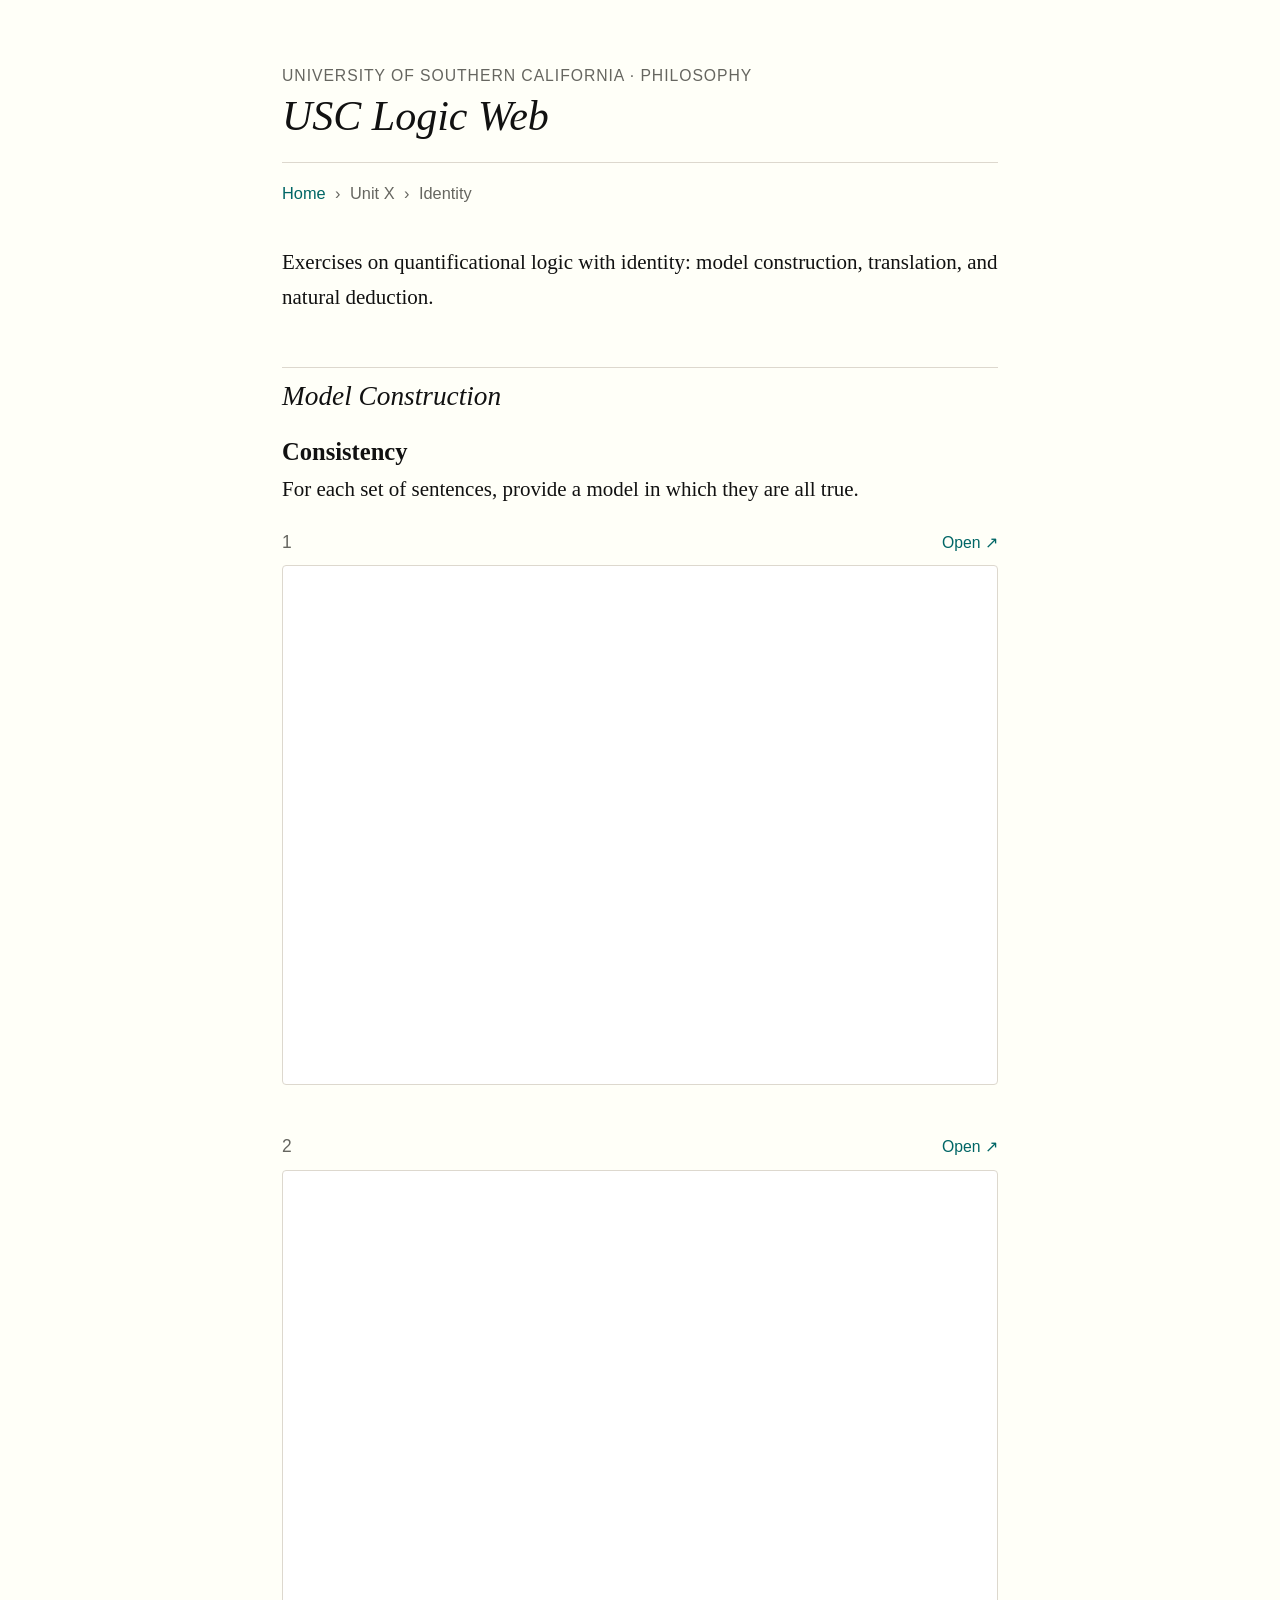
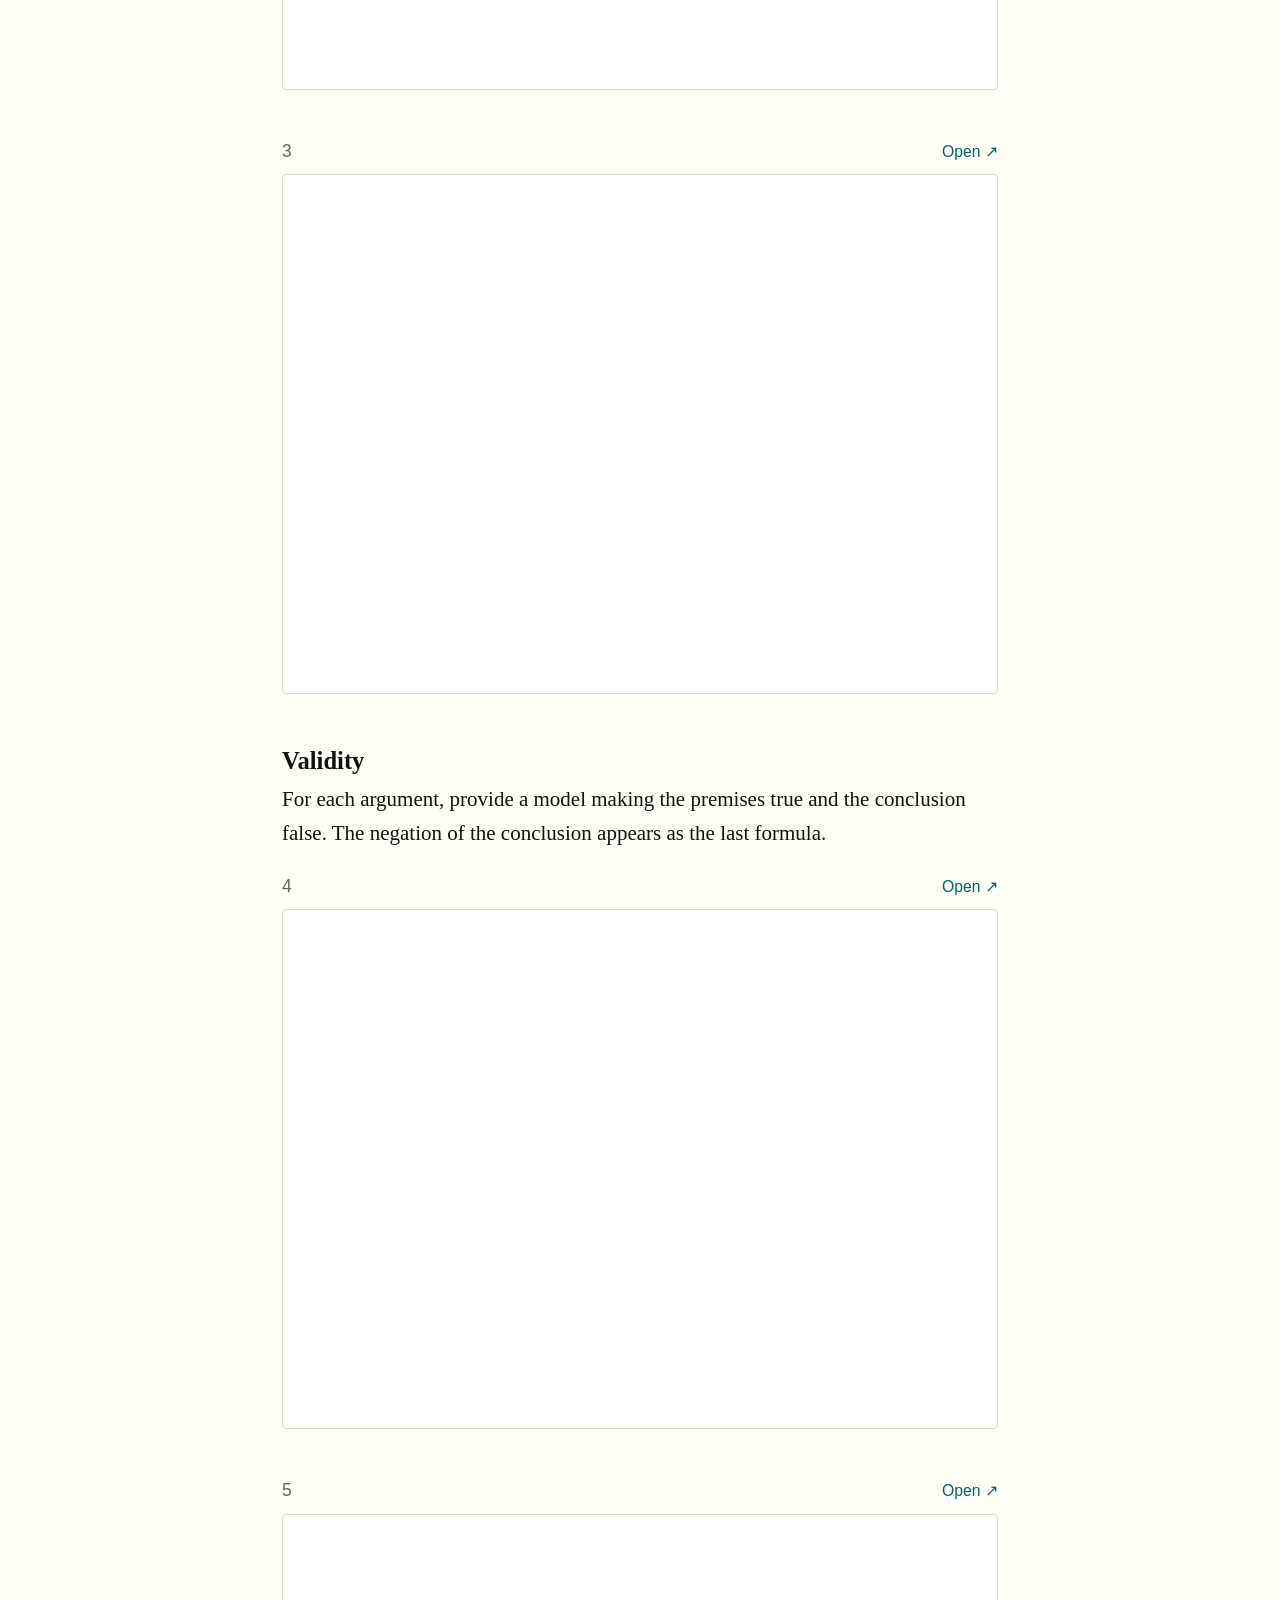
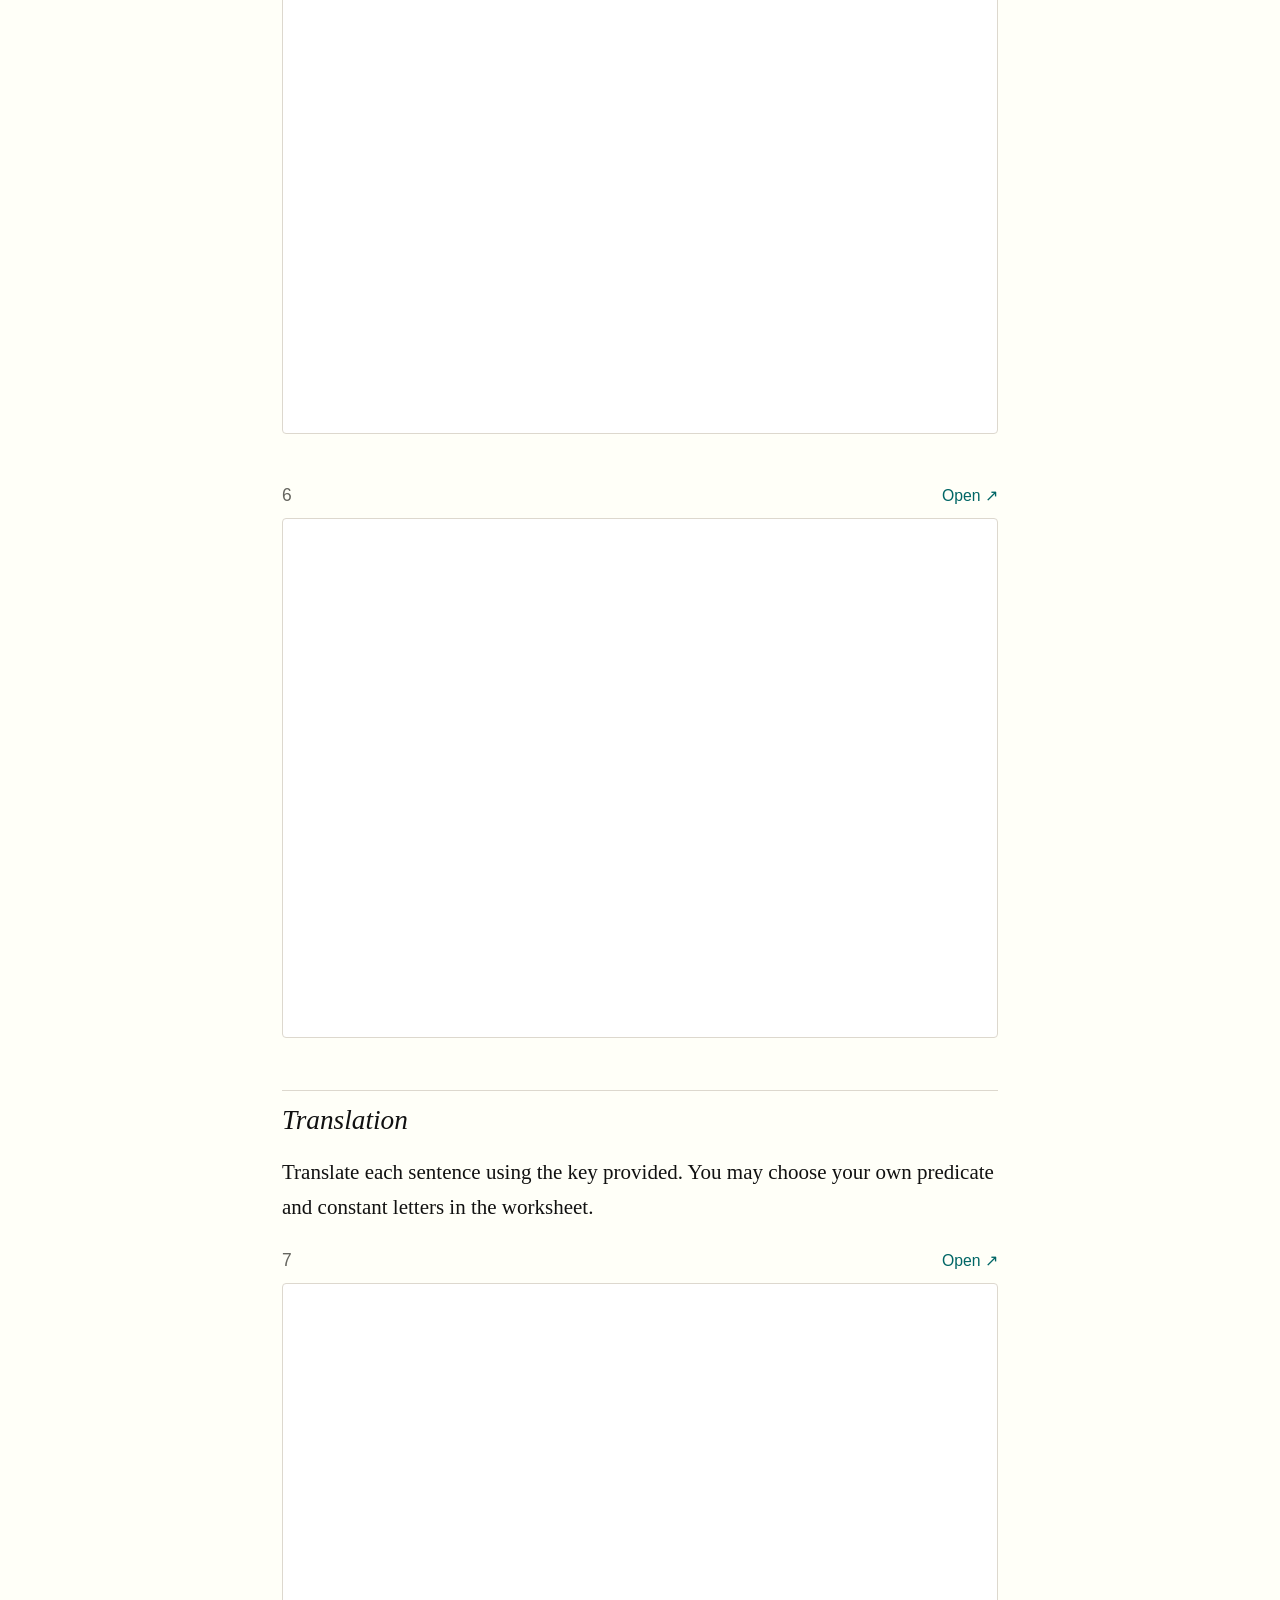
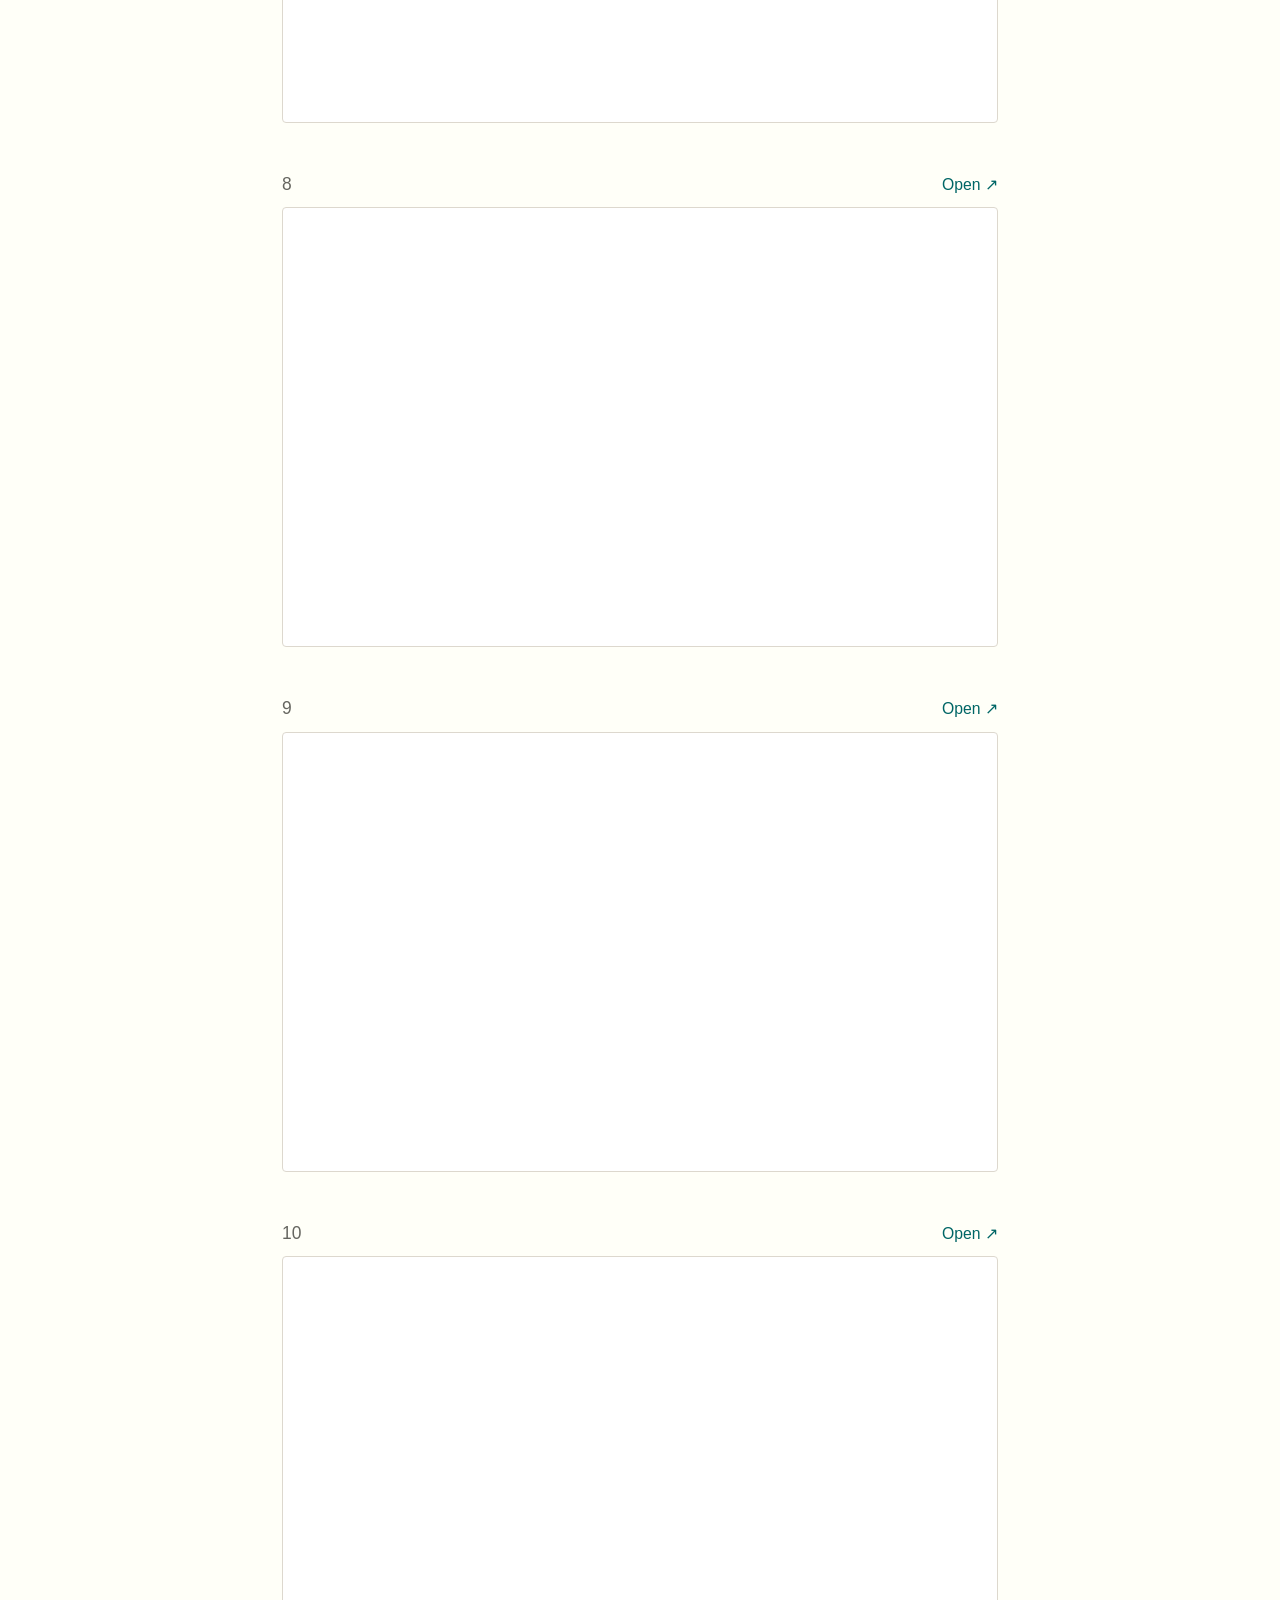
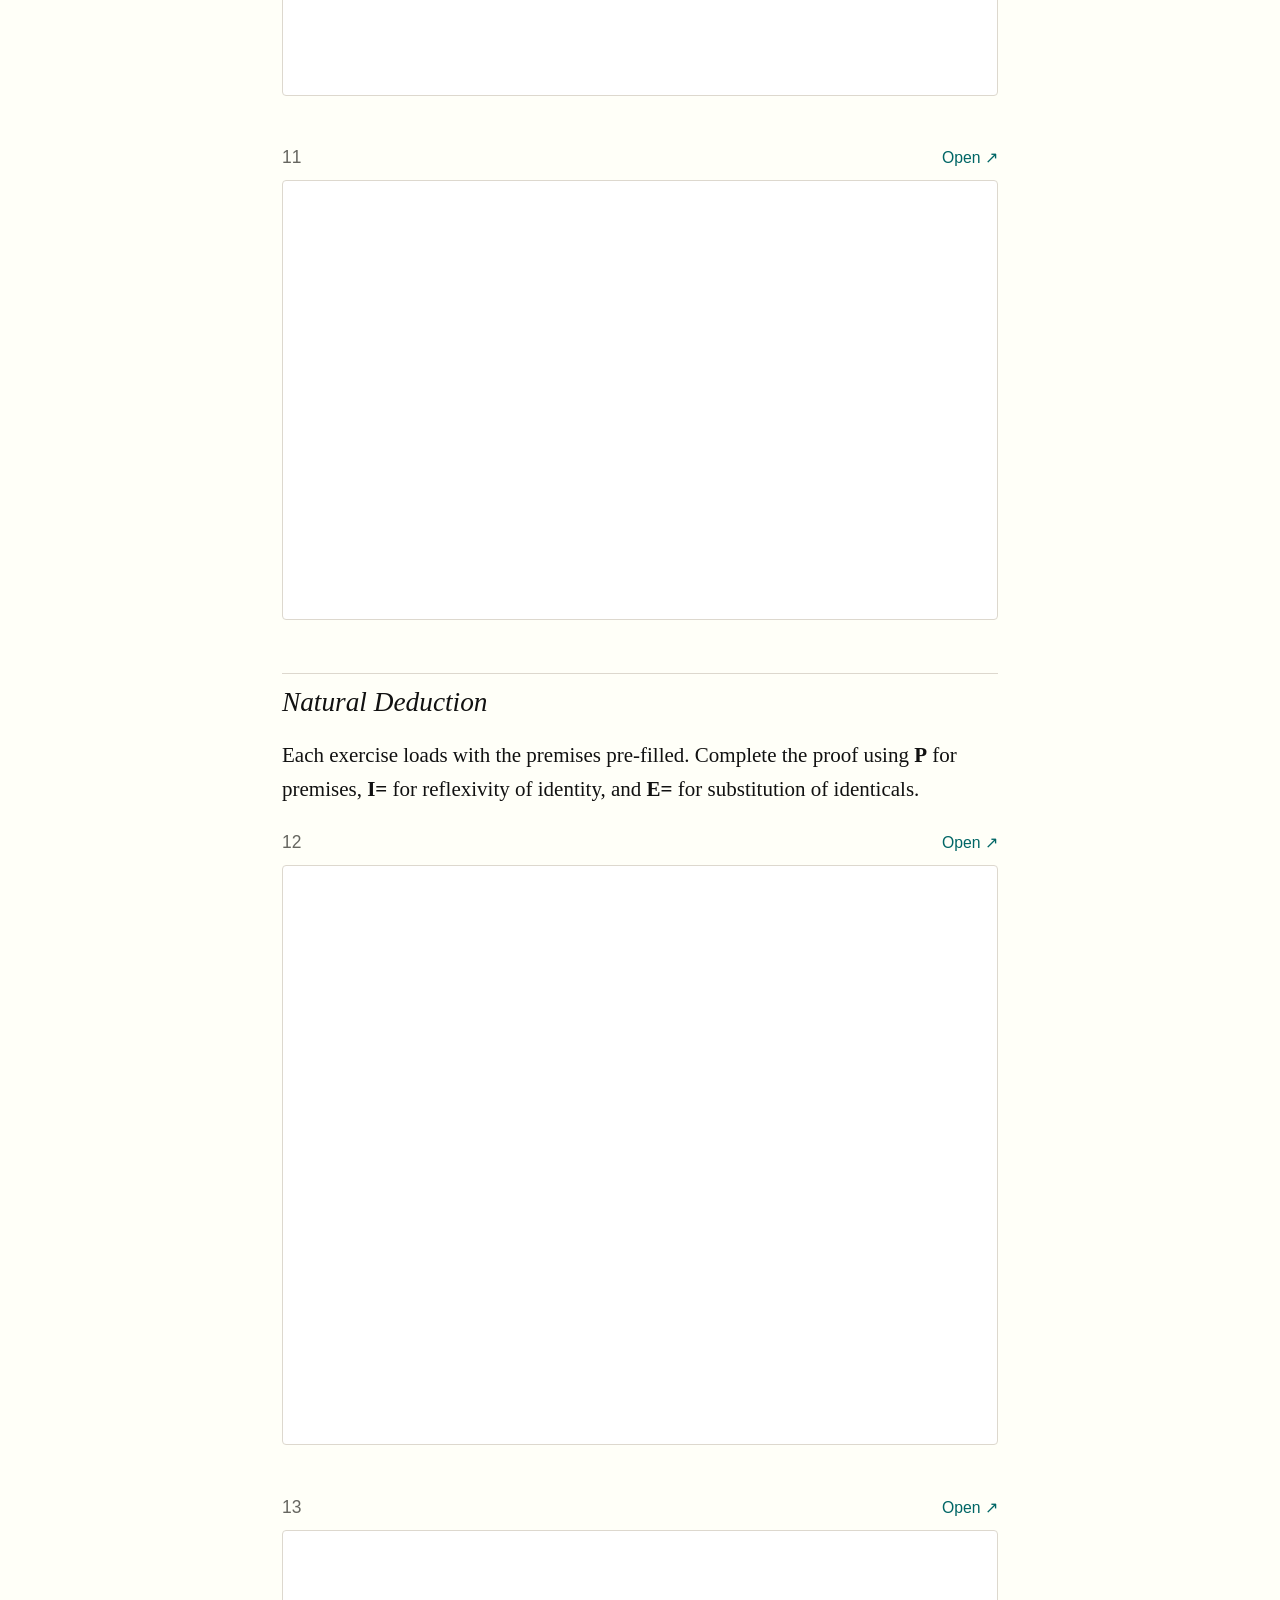
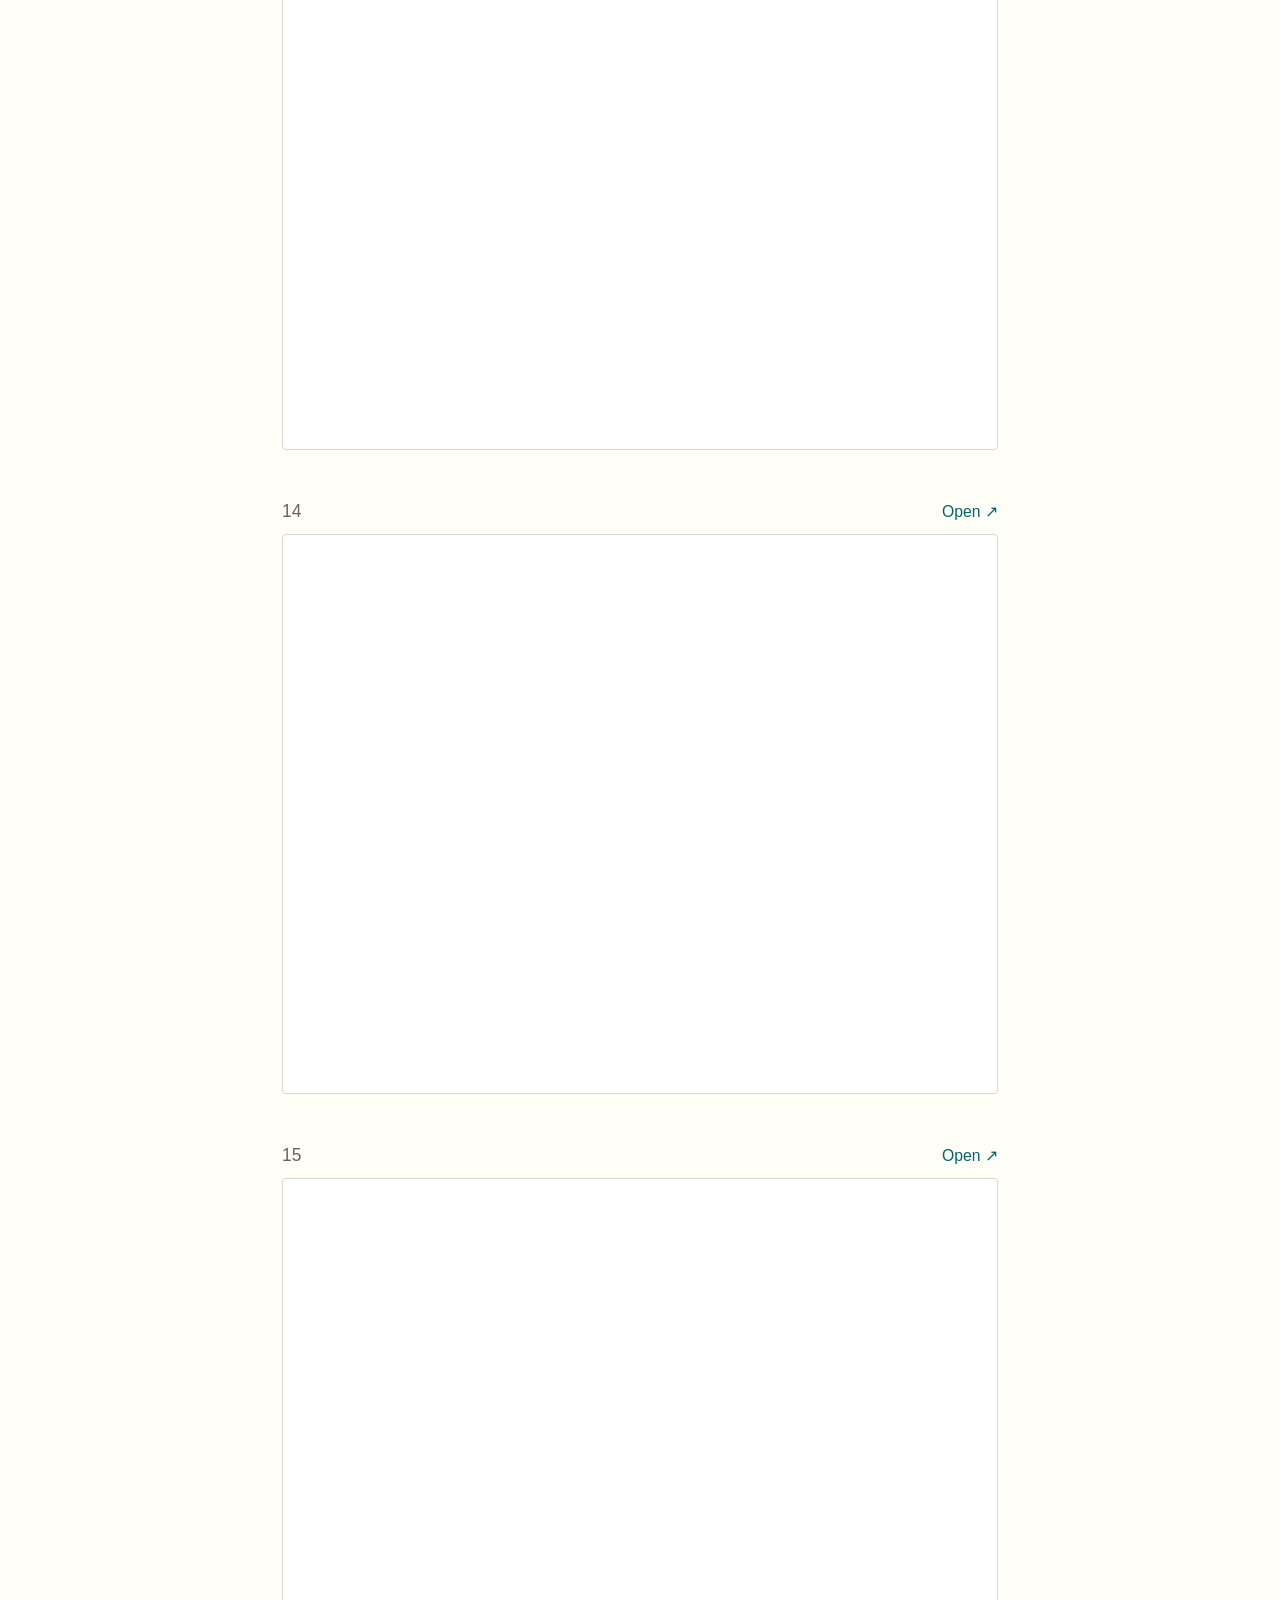
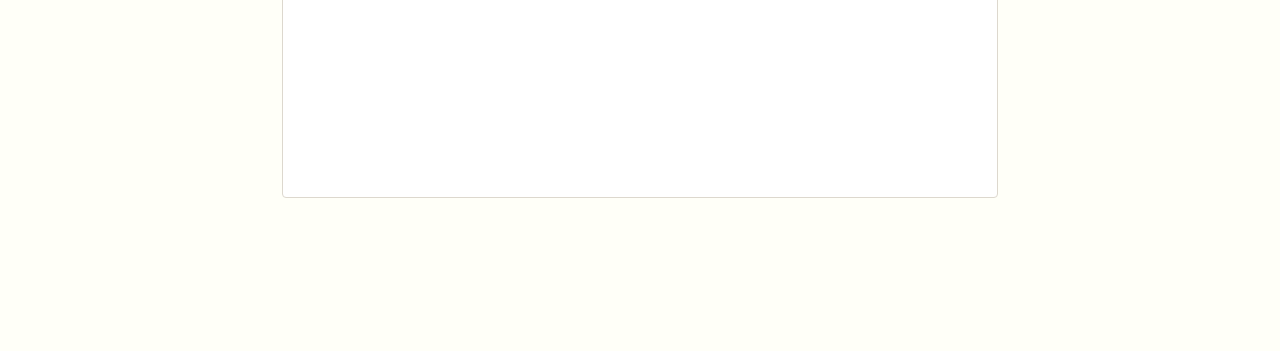
<file: unit-x/practice-identity.html>
<!DOCTYPE html>
<html lang="en">
<head>
  <meta charset="UTF-8">
  <meta name="viewport" content="width=device-width, initial-scale=1.0">
  <title>USC Logic Web — Unit X: Identity</title>
  <link rel="stylesheet" href="../shared/style.css">
  <style>
    .exercise-header { display: flex; justify-content: space-between; align-items: baseline; margin-bottom: 0.4rem; }
    .exercise-num { font-family: var(--font-sans); font-size: 0.83rem; color: var(--color-muted); }
    .open-btn { font-family: var(--font-sans); font-size: 0.75rem; color: var(--color-teal); text-decoration: none; }
    .open-btn:hover { text-decoration: underline; }
    .app-frame iframe { width: 100%; border: 1px solid var(--color-border); border-radius: 4px; display: block; background: #fff; }
    .exercise { margin: 0 0 2.25rem; }
    blockquote { border-left: 3px solid var(--color-border); margin: 0.5rem 0 1rem 0; padding: 0.3rem 1rem; font-family: var(--font-sans); color: var(--color-muted); }
    .mc-exercise { margin: 0 0 2rem; }
    .mc-question { margin-bottom: 0.6rem; }
    .mc-options { display: flex; flex-direction: column; gap: 0.35rem; margin-bottom: 0.7rem; }
    .mc-option { display: flex; align-items: baseline; gap: 0.5rem; cursor: pointer; font-family: var(--font-sans); font-size: 0.9rem; }
    .mc-option input { margin: 0; flex-shrink: 0; }
    .mc-controls { display: flex; gap: 0.6rem; margin-bottom: 0.5rem; }
    .btn-check, .btn-reveal {
      font-family: var(--font-sans); font-size: 0.78rem; padding: 0.25rem 0.75rem;
      border-radius: 4px; cursor: pointer; border: 1px solid var(--color-border);
      background: var(--color-bg); color: var(--color-text);
    }
    .btn-check:hover { background: var(--color-teal); color: #fff; border-color: var(--color-teal); }
    .mc-feedback { font-family: var(--font-sans); font-size: 0.85rem; margin-bottom: 0.4rem; }
    .fb-ok { color: #1a6e2e; } .fb-err { color: #8b1a1a; }
    .mc-answer { font-family: var(--font-sans); font-size: 0.85rem; color: var(--color-muted); margin-top: 0.3rem; }
  </style>
</head>
<body>
  <header class="site-header">
    <div class="course-label">University of Southern California · Philosophy</div>
    <h1>USC Logic Web</h1>
  </header>
  <nav class="breadcrumb">
    <a href="../index.html">Home</a>
    <span>&rsaquo;</span>
    Unit X
    <span>&rsaquo;</span>
    Identity
  </nav>
  <p>Exercises on quantificational logic with identity: model construction, translation, and natural deduction.</p>

  <h2>Model Construction</h2>
  <h3>Consistency</h3>
  <p>For each set of sentences, provide a model in which they are all true.</p>

  <div class="exercise">
    <div class="exercise-header">
      <span class="exercise-num">1</span>
      <a class="open-btn" target="_blank" href="https://gabriel-uzquiano.github.io/model-checker/#v2:eyJmIjpbIlJhYiIsIlJhYiAtPiBSYmIiLCJQYSAvXFwgUWIiLCJSY2IiXSwiZCI6W10sImkiOnt9LCJzIjp7fX0=">Open &nearr;</a>
    </div>
    <div class="app-frame">
      <iframe src="https://gabriel-uzquiano.github.io/model-checker/#v2:eyJmIjpbIlJhYiIsIlJhYiAtPiBSYmIiLCJQYSAvXFwgUWIiLCJSY2IiXSwiZCI6W10sImkiOnt9LCJzIjp7fX0=" height="520" loading="lazy" allow="fullscreen"></iframe>
    </div>
  </div>
  <div class="exercise">
    <div class="exercise-header">
      <span class="exercise-num">2</span>
      <a class="open-btn" target="_blank" href="https://gabriel-uzquiano.github.io/model-checker/#v2:eyJmIjpbIkV4KFB4IC9cXCBBeShQeSAtPiB4PXkpKSIsIkF4KFB4IC0+IFF4KSIsIlBhIiwiLVFiIl0sImQiOltdLCJpIjp7fSwicyI6e319">Open &nearr;</a>
    </div>
    <div class="app-frame">
      <iframe src="https://gabriel-uzquiano.github.io/model-checker/#v2:eyJmIjpbIkV4KFB4IC9cXCBBeShQeSAtPiB4PXkpKSIsIkF4KFB4IC0+IFF4KSIsIlBhIiwiLVFiIl0sImQiOltdLCJpIjp7fSwicyI6e319" height="520" loading="lazy" allow="fullscreen"></iframe>
    </div>
  </div>
  <div class="exercise">
    <div class="exercise-header">
      <span class="exercise-num">3</span>
      <a class="open-btn" target="_blank" href="https://gabriel-uzquiano.github.io/model-checker/#v2:eyJmIjpbIkF4KFB4IC0+IEV5KFF5IC9cXCAteD15KSkiLCItQXgoUHggLT4gUXgpIiwiLUF4KFF4IC0+IFB4KSJdLCJkIjpbXSwiaSI6e30sInMiOnt9fQ==">Open &nearr;</a>
    </div>
    <div class="app-frame">
      <iframe src="https://gabriel-uzquiano.github.io/model-checker/#v2:eyJmIjpbIkF4KFB4IC0+IEV5KFF5IC9cXCAteD15KSkiLCItQXgoUHggLT4gUXgpIiwiLUF4KFF4IC0+IFB4KSJdLCJkIjpbXSwiaSI6e30sInMiOnt9fQ==" height="520" loading="lazy" allow="fullscreen"></iframe>
    </div>
  </div>  <h3>Validity</h3>
  <p>For each argument, provide a model making the premises true and the conclusion false. The negation of the conclusion appears as the last formula.</p>

  <div class="exercise">
    <div class="exercise-header">
      <span class="exercise-num">4</span>
      <a class="open-btn" target="_blank" href="https://gabriel-uzquiano.github.io/model-checker/?mode=validity#v2:eyJmIjpbIkV4KFB4IC9cXCBReCkiLCJQYSIsIlFiIiwiLShhPWIpIl0sImQiOltdLCJpIjp7fSwicyI6e319">Open &nearr;</a>
    </div>
    <div class="app-frame">
      <iframe src="https://gabriel-uzquiano.github.io/model-checker/?mode=validity#v2:eyJmIjpbIkV4KFB4IC9cXCBReCkiLCJQYSIsIlFiIiwiLShhPWIpIl0sImQiOltdLCJpIjp7fSwicyI6e319" height="520" loading="lazy" allow="fullscreen"></iframe>
    </div>
  </div>
  <div class="exercise">
    <div class="exercise-header">
      <span class="exercise-num">5</span>
      <a class="open-btn" target="_blank" href="https://gabriel-uzquiano.github.io/model-checker/?mode=validity#v2:eyJmIjpbIlBhIiwiQXgoUHggLT4gUnh4KSIsIkF4KFJ4eCAtPiAoeD1hIFxcLyB4PWIpKSIsIi0oLShhPWIpKSJdLCJkIjpbXSwiaSI6e30sInMiOnt9fQ==">Open &nearr;</a>
    </div>
    <div class="app-frame">
      <iframe src="https://gabriel-uzquiano.github.io/model-checker/?mode=validity#v2:eyJmIjpbIlBhIiwiQXgoUHggLT4gUnh4KSIsIkF4KFJ4eCAtPiAoeD1hIFxcLyB4PWIpKSIsIi0oLShhPWIpKSJdLCJkIjpbXSwiaSI6e30sInMiOnt9fQ==" height="520" loading="lazy" allow="fullscreen"></iframe>
    </div>
  </div>
  <div class="exercise">
    <div class="exercise-header">
      <span class="exercise-num">6</span>
      <a class="open-btn" target="_blank" href="https://gabriel-uzquiano.github.io/model-checker/?mode=validity#v2:eyJmIjpbIkF4KFB4IC0+IHg9YSkiLCJBeChQeCAtPiBReCkiLCItKEF4KFF4IC0+IHg9YSkpIl0sImQiOltdLCJpIjp7fSwicyI6e319">Open &nearr;</a>
    </div>
    <div class="app-frame">
      <iframe src="https://gabriel-uzquiano.github.io/model-checker/?mode=validity#v2:eyJmIjpbIkF4KFB4IC0+IHg9YSkiLCJBeChQeCAtPiBReCkiLCItKEF4KFF4IC0+IHg9YSkpIl0sImQiOltdLCJpIjp7fSwicyI6e319" height="520" loading="lazy" allow="fullscreen"></iframe>
    </div>
  </div>
  <h2>Translation</h2>
  <p>Translate each sentence using the key provided. You may choose your own predicate and constant letters in the worksheet.</p>

  <div class="exercise">
    <div class="exercise-header">
      <span class="exercise-num">7</span>
      <a class="open-btn" target="_blank" href="https://gabriel-uzquiano.github.io/ql-translation/#v1:[base64]">Open &nearr;</a>
    </div>
    <div class="app-frame">
      <iframe src="https://gabriel-uzquiano.github.io/ql-translation/#v1:[base64]" height="440" loading="lazy" allow="fullscreen"></iframe>
    </div>
  </div>
  <div class="exercise">
    <div class="exercise-header">
      <span class="exercise-num">8</span>
      <a class="open-btn" target="_blank" href="https://gabriel-uzquiano.github.io/ql-translation/#v1:[base64]">Open &nearr;</a>
    </div>
    <div class="app-frame">
      <iframe src="https://gabriel-uzquiano.github.io/ql-translation/#v1:[base64]" height="440" loading="lazy" allow="fullscreen"></iframe>
    </div>
  </div>
  <div class="exercise">
    <div class="exercise-header">
      <span class="exercise-num">9</span>
      <a class="open-btn" target="_blank" href="https://gabriel-uzquiano.github.io/ql-translation/#v1:[base64]">Open &nearr;</a>
    </div>
    <div class="app-frame">
      <iframe src="https://gabriel-uzquiano.github.io/ql-translation/#v1:[base64]" height="440" loading="lazy" allow="fullscreen"></iframe>
    </div>
  </div>
  <div class="exercise">
    <div class="exercise-header">
      <span class="exercise-num">10</span>
      <a class="open-btn" target="_blank" href="https://gabriel-uzquiano.github.io/ql-translation/#v1:[base64]">Open &nearr;</a>
    </div>
    <div class="app-frame">
      <iframe src="https://gabriel-uzquiano.github.io/ql-translation/#v1:[base64]" height="440" loading="lazy" allow="fullscreen"></iframe>
    </div>
  </div>
  <div class="exercise">
    <div class="exercise-header">
      <span class="exercise-num">11</span>
      <a class="open-btn" target="_blank" href="https://gabriel-uzquiano.github.io/ql-translation/#v1:[base64]">Open &nearr;</a>
    </div>
    <div class="app-frame">
      <iframe src="https://gabriel-uzquiano.github.io/ql-translation/#v1:[base64]" height="440" loading="lazy" allow="fullscreen"></iframe>
    </div>
  </div>
  <h2>Natural Deduction</h2>
  <p>Each exercise loads with the premises pre-filled. Complete the proof using <strong>P</strong> for premises, <strong>I=</strong> for reflexivity of identity, and <strong>E=</strong> for substitution of identicals.</p>

  <div class="exercise">
    <div class="exercise-header">
      <span class="exercise-num">12</span>
      <a class="open-btn" target="_blank" href="https://gabriel-uzquiano.github.io/proof-checker/#p=%E2%88%80x%28Px+%E2%86%92+Qx%29%2C+-Qa&c=a%3Db+%E2%86%92+-Pb&pr=%E2%88%80x%28Px+%E2%86%92+Qx%29++P%0A-Qa++P">Open &nearr;</a>
    </div>
    <div class="app-frame">
      <iframe src="https://gabriel-uzquiano.github.io/proof-checker/#p=%E2%88%80x%28Px+%E2%86%92+Qx%29%2C+-Qa&c=a%3Db+%E2%86%92+-Pb&pr=%E2%88%80x%28Px+%E2%86%92+Qx%29++P%0A-Qa++P" height="580" loading="lazy" allow="fullscreen"></iframe>
    </div>
  </div>
  <div class="exercise">
    <div class="exercise-header">
      <span class="exercise-num">13</span>
      <a class="open-btn" target="_blank" href="https://gabriel-uzquiano.github.io/proof-checker/#p=%E2%88%80x%28x%3Da+%E2%86%92+Rxx%29&c=%E2%88%83x+Rxx&pr=%E2%88%80x%28x%3Da+%E2%86%92+Rxx%29++P">Open &nearr;</a>
    </div>
    <div class="app-frame">
      <iframe src="https://gabriel-uzquiano.github.io/proof-checker/#p=%E2%88%80x%28x%3Da+%E2%86%92+Rxx%29&c=%E2%88%83x+Rxx&pr=%E2%88%80x%28x%3Da+%E2%86%92+Rxx%29++P" height="520" loading="lazy" allow="fullscreen"></iframe>
    </div>
  </div>
  <div class="exercise">
    <div class="exercise-header">
      <span class="exercise-num">14</span>
      <a class="open-btn" target="_blank" href="https://gabriel-uzquiano.github.io/proof-checker/#p=-%E2%88%83x%28Px+%E2%88%A7+Qx%29%2C+Pa%2C+Qb&c=-a%3Db&pr=-%E2%88%83x%28Px+%E2%88%A7+Qx%29++P%0APa++P%0AQb++P">Open &nearr;</a>
    </div>
    <div class="app-frame">
      <iframe src="https://gabriel-uzquiano.github.io/proof-checker/#p=-%E2%88%83x%28Px+%E2%88%A7+Qx%29%2C+Pa%2C+Qb&c=-a%3Db&pr=-%E2%88%83x%28Px+%E2%88%A7+Qx%29++P%0APa++P%0AQb++P" height="560" loading="lazy" allow="fullscreen"></iframe>
    </div>
  </div>
  <div class="exercise">
    <div class="exercise-header">
      <span class="exercise-num">15</span>
      <a class="open-btn" target="_blank" href="https://gabriel-uzquiano.github.io/proof-checker/#p=%E2%88%83x+Px%2C+%E2%88%83x+Qx%2C+-%E2%88%83x%28Px+%E2%88%A7+Qx%29&c=%E2%88%83x+%E2%88%83y+-x%3Dy&pr=%E2%88%83x+Px++P%0A%E2%88%83x+Qx++P%0A-%E2%88%83x%28Px+%E2%88%A7+Qx%29++P">Open &nearr;</a>
    </div>
    <div class="app-frame">
      <iframe src="https://gabriel-uzquiano.github.io/proof-checker/#p=%E2%88%83x+Px%2C+%E2%88%83x+Qx%2C+-%E2%88%83x%28Px+%E2%88%A7+Qx%29&c=%E2%88%83x+%E2%88%83y+-x%3Dy&pr=%E2%88%83x+Px++P%0A%E2%88%83x+Qx++P%0A-%E2%88%83x%28Px+%E2%88%A7+Qx%29++P" height="620" loading="lazy" allow="fullscreen"></iframe>
    </div>
  </div>
<script>
function checkMC(btn) {
  const ex = btn.closest('.mc-exercise');
  const correct = JSON.parse(ex.dataset.correct);
  const inputs = ex.querySelectorAll('input');
  const checked = [...inputs].map((el,i)=>el.checked?i:-1).filter(i=>i>=0);
  const ok = correct.length===checked.length && correct.every(i=>checked.includes(i));
  const fb = ex.querySelector('.mc-feedback');
  fb.hidden = false;
  fb.className = 'mc-feedback ' + (ok ? 'fb-ok' : 'fb-err');
  fb.textContent = ok ? '✓ Correct.' : '✗ Not quite — try again.';
}
function revealMC(btn) {
  btn.closest('.mc-exercise').querySelector('.mc-answer').hidden = false;
}
</script>
</body>
</html>
</file>
<file: shared/style.css>
/* ============================================================
   USC Logic Web — shared course palette
   Mirrors the logic textbook (et-book, maroon, teal)
   ============================================================ */

@font-face {
  font-family: "et-book";
  src: url("https://gabriel-uzquiano.github.io/logic/libs/tufte-css-2015.12.29/et-book/roman-line-figures.ttf") format("truetype");
  font-weight: normal;
  font-style: normal;
}
@font-face {
  font-family: "et-book";
  src: url("https://gabriel-uzquiano.github.io/logic/libs/tufte-css-2015.12.29/et-book/bold-line-figures.ttf") format("truetype");
  font-weight: bold;
  font-style: normal;
}
@font-face {
  font-family: "et-book";
  src: url("https://gabriel-uzquiano.github.io/logic/libs/tufte-css-2015.12.29/et-book/display-italic-old-style-figures.ttf") format("truetype");
  font-weight: normal;
  font-style: italic;
}

:root {
  --font-body: et-book, Palatino, "Palatino Linotype", "Book Antiqua", Georgia, serif;
  --font-sans: "Gill Sans", "Gill Sans MT", Calibri, sans-serif;
  --color-bg:      #fffff8;
  --color-text:    #111111;
  --color-muted:   #666660;
  --color-border:  #ddd8ce;
  --color-primary: #7a1a3a;
  --color-teal:    #006666;
}

*, *::before, *::after { box-sizing: border-box; margin: 0; padding: 0; }

html { font-size: 21px; }

body {
  font-family: var(--font-body);
  background: var(--color-bg);
  color: var(--color-text);
  line-height: 1.65;
  padding: 3rem 2rem 5rem;
  max-width: 800px;
  margin: 0 auto;
}

/* ── Header ──────────────────────────────────────────────── */
.site-header {
  border-bottom: 1px solid var(--color-border);
  padding-bottom: 1rem;
  margin-bottom: 0.5rem;
}
.site-header .course-label {
  font-family: var(--font-sans);
  font-size: 0.75rem;
  letter-spacing: 0.06em;
  text-transform: uppercase;
  color: var(--color-muted);
}
.site-header h1 {
  font-size: 2rem;
  font-weight: normal;
  font-style: italic;
  color: var(--color-text);
  margin-top: 0.1rem;
  line-height: 1.2;
}

/* ── Breadcrumb ──────────────────────────────────────────── */
.breadcrumb {
  font-family: var(--font-sans);
  font-size: 0.78rem;
  color: var(--color-muted);
  margin: 0.8rem 0 1.8rem;
}
.breadcrumb a { color: var(--color-teal); text-decoration: none; }
.breadcrumb a:hover { text-decoration: underline; }
.breadcrumb span { margin: 0 0.3em; }

/* ── Body text ───────────────────────────────────────────── */
p { margin-bottom: 1rem; }
em { font-style: italic; }
strong { font-weight: bold; }
a { color: var(--color-teal); }
a:hover { text-decoration: underline; }

/* ── Section headings ────────────────────────────────────── */
h2 {
  font-size: 1.3rem;
  font-weight: normal;
  font-style: italic;
  color: var(--color-text);
  border-top: 1px solid var(--color-border);
  margin: 2.5rem 0 0.6rem;
  padding-top: 0.3rem;
}

/* ── Unit list ───────────────────────────────────────────── */
.unit-list {
  list-style: none;
  margin: 1rem 0 0;
  padding: 0;
}
.unit-list li {
  padding: 0.6rem 0;
  border-bottom: 1px solid var(--color-border);
}
.unit-list li:first-child { border-top: 1px solid var(--color-border); }
.unit-label {
  font-family: var(--font-sans);
  font-size: 0.72rem;
  color: var(--color-muted);
  margin-right: 0.5em;
  letter-spacing: 0.03em;
}
.coming-soon {
  font-family: var(--font-sans);
  font-size: 0.72rem;
  color: var(--color-muted);
  margin-left: 0.4em;
}

/* ── Instruction boxes ───────────────────────────────────── */
.instructions {
  border-left: 3px solid var(--color-teal);
  padding: 0.6rem 0.9rem;
  margin: 0.5rem 0 1.75rem;
  font-size: 0.91rem;
  line-height: 1.55;
  background: #f5fbfb;
}

/* ── Exercise blocks ─────────────────────────────────────── */
.exercise {
  margin: 0 0 2.5rem;
}
.exercise-label {
  font-family: var(--font-sans);
  font-size: 0.83rem;
  color: var(--color-muted);
  margin-bottom: 0.5rem;
}

/* ── Iframe wrapper ──────────────────────────────────────── */
.app-frame {
  position: relative;
  width: 100%;
}
.app-frame iframe {
  width: 100%;
  border: 1px solid var(--color-border);
  border-radius: 4px;
  display: block;
  background: #fff;
}
/* Open link sits at top-right CORNER of the frame, outside the iframe */
.app-frame .open-btn {
  position: absolute;
  top: -1.4rem;
  right: 0;
  font-family: var(--font-sans);
  font-size: 0.72rem;
  color: var(--color-teal);
  text-decoration: none;
  white-space: nowrap;
}
.app-frame .open-btn:hover { text-decoration: underline; }
</file>
